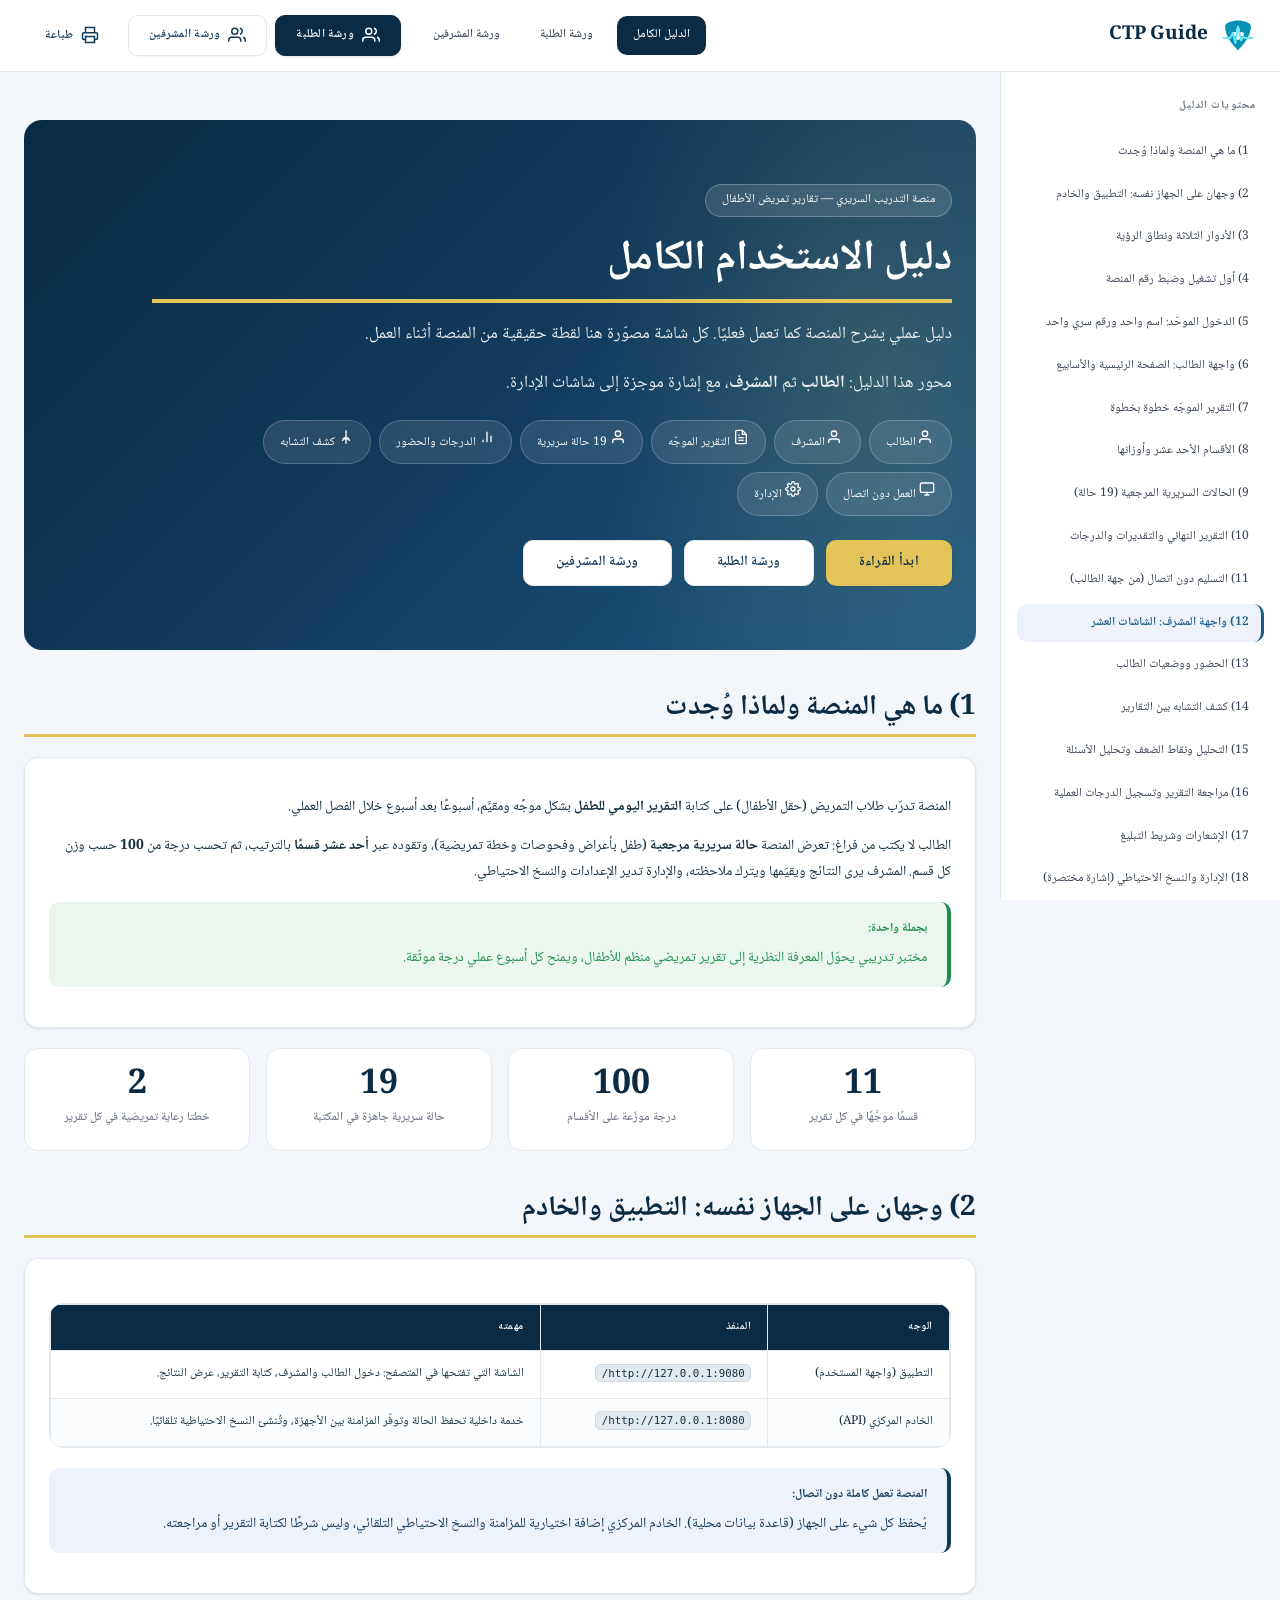
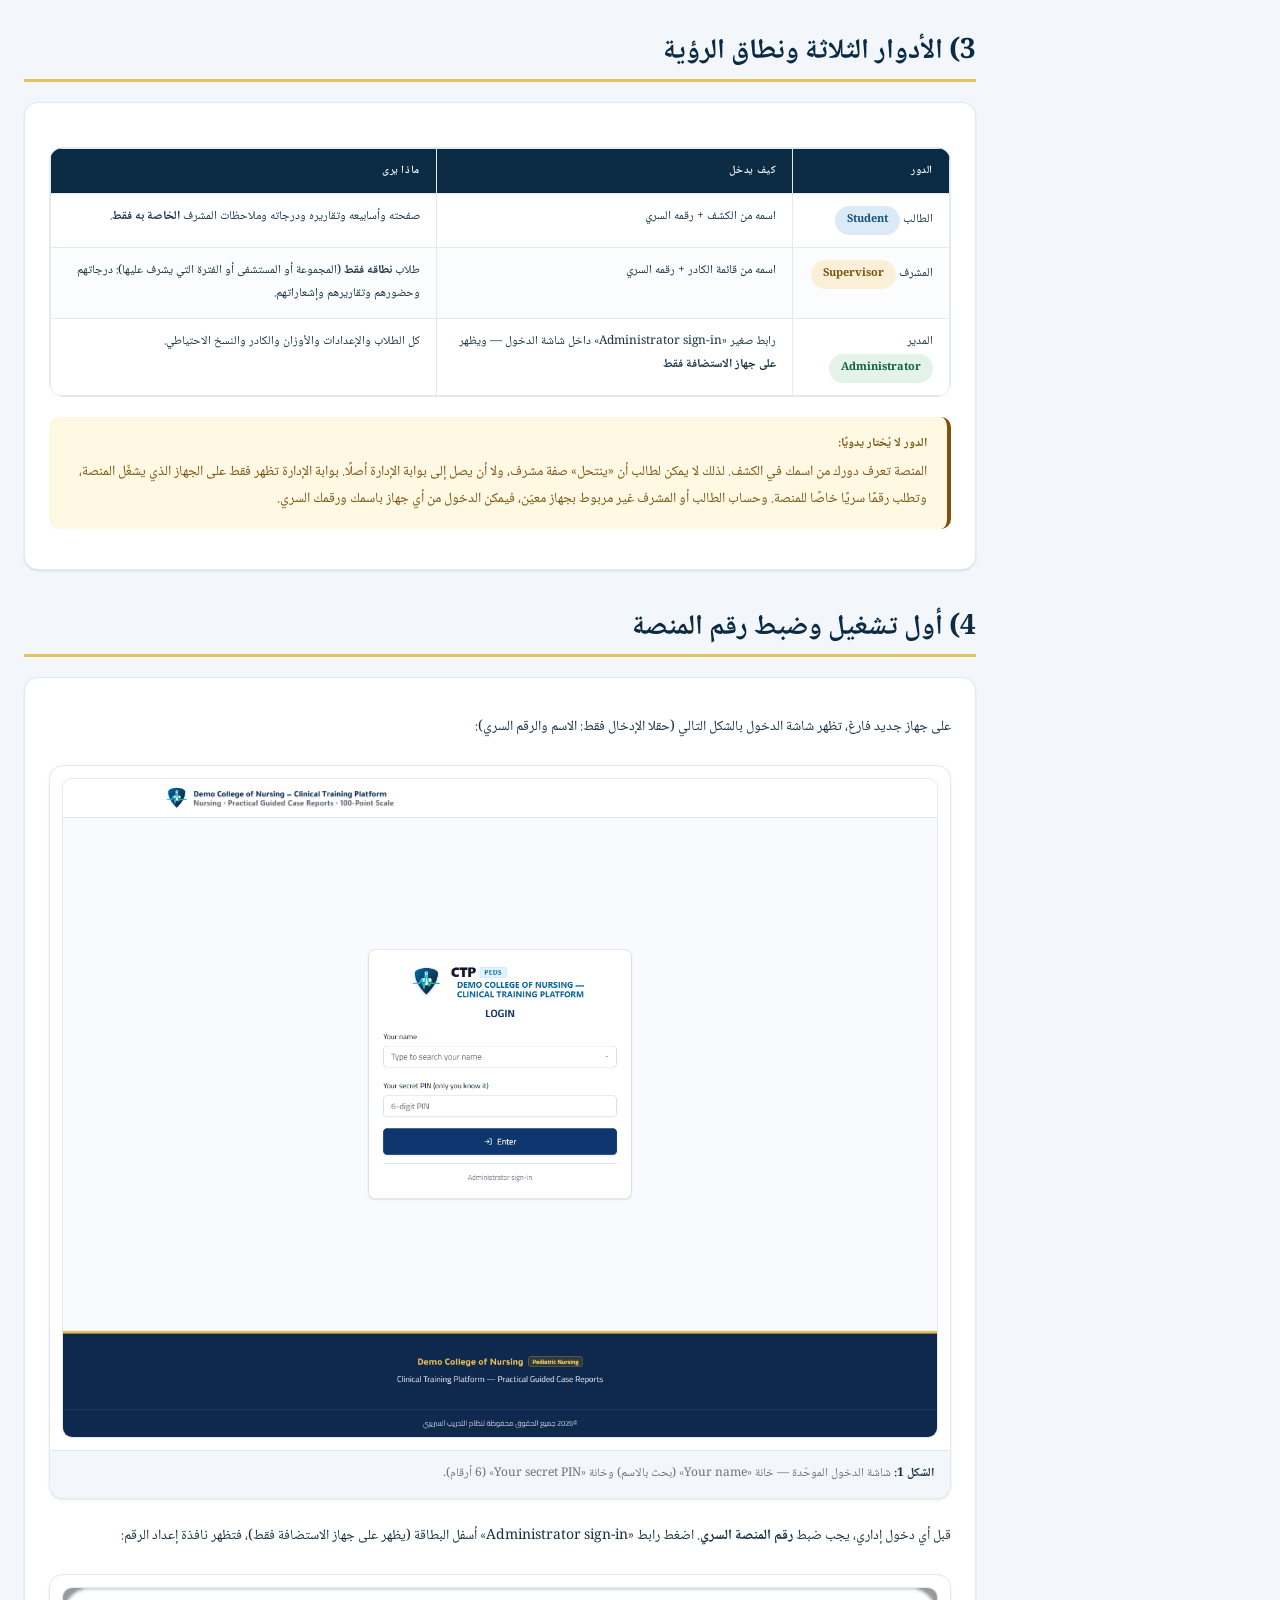
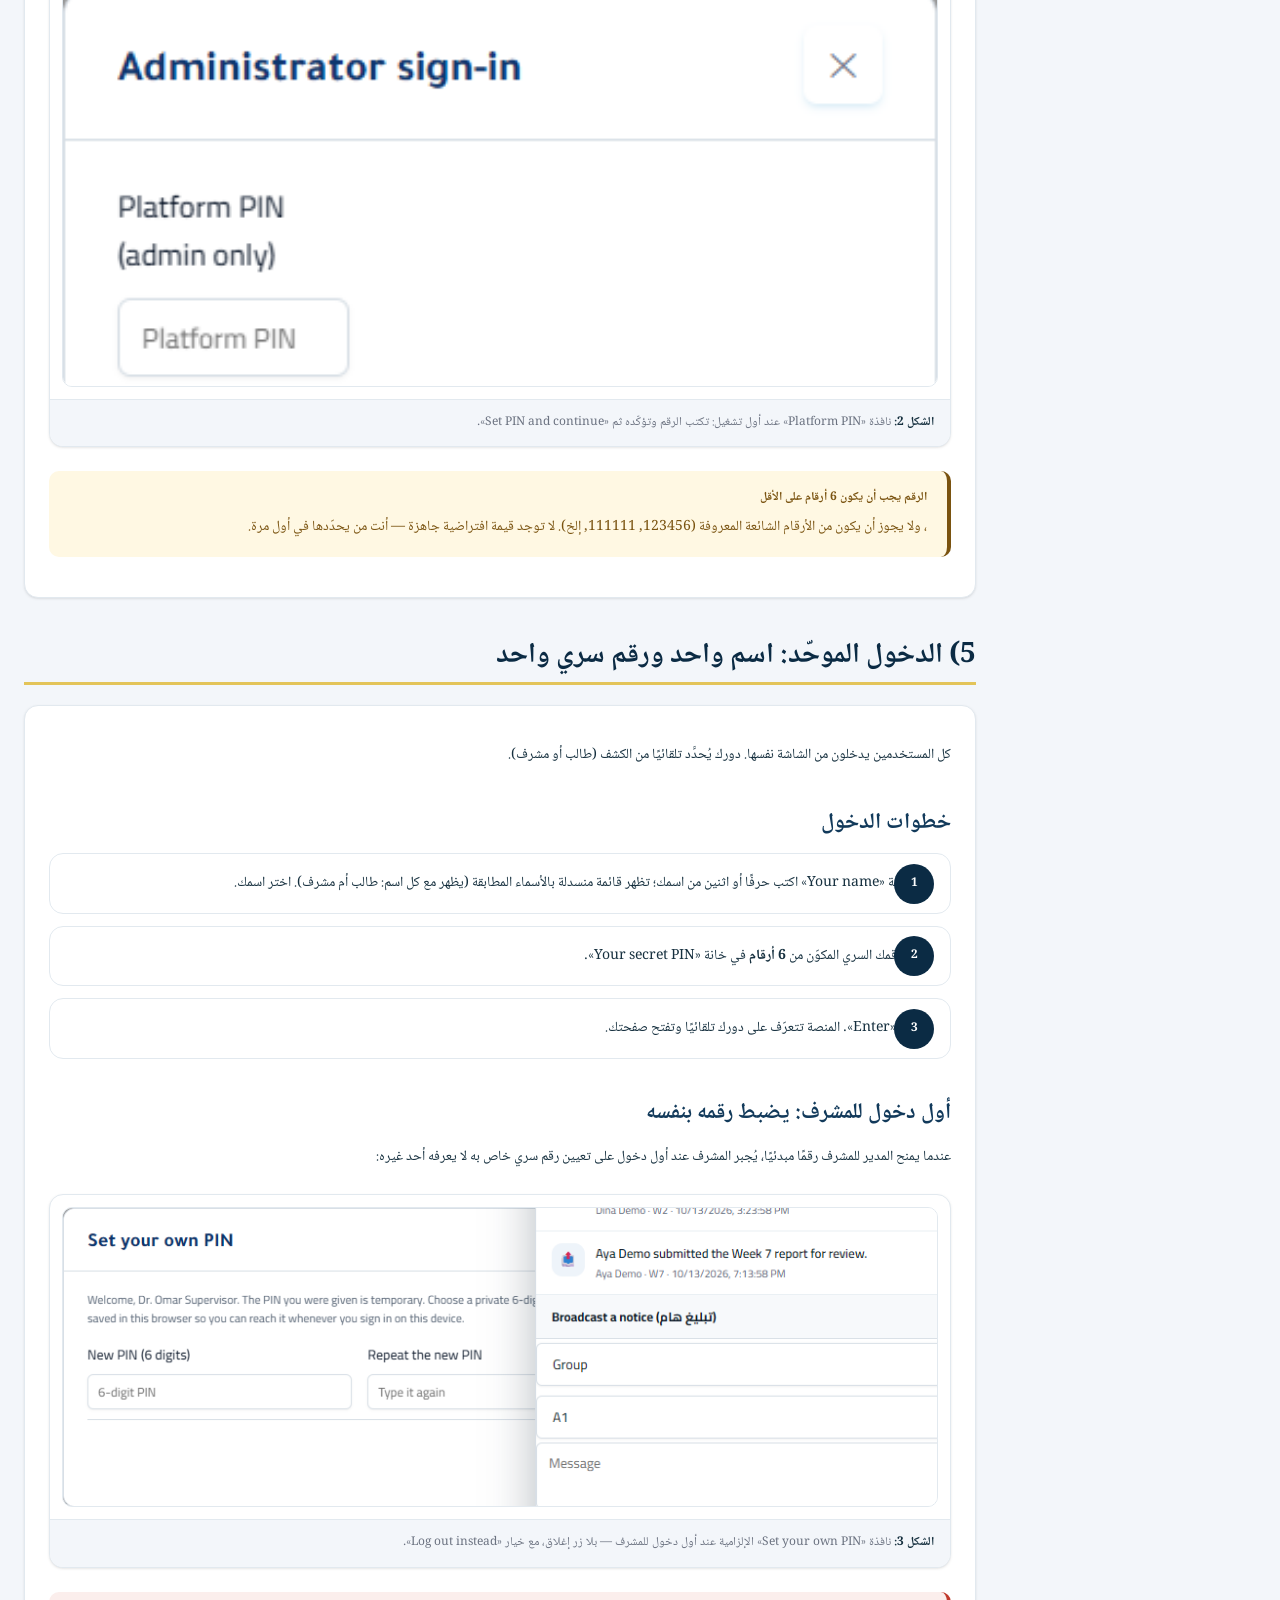
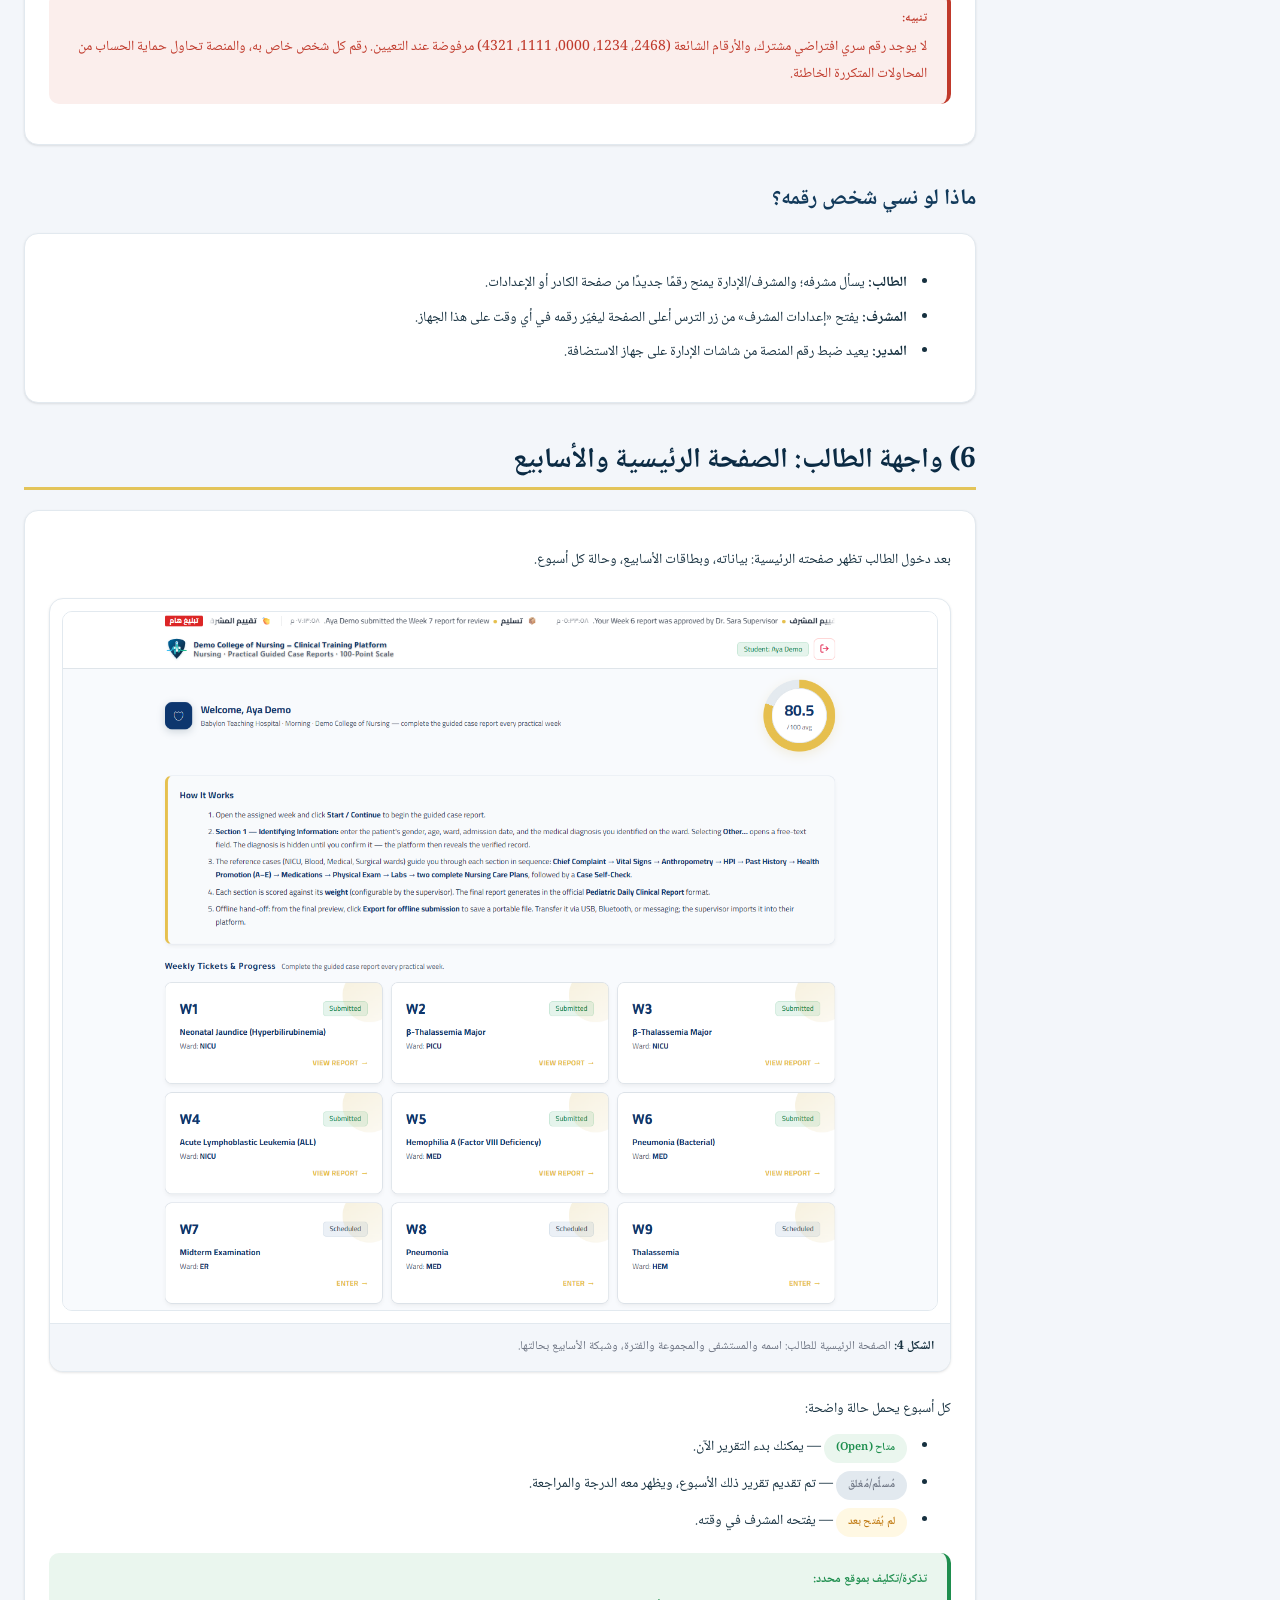
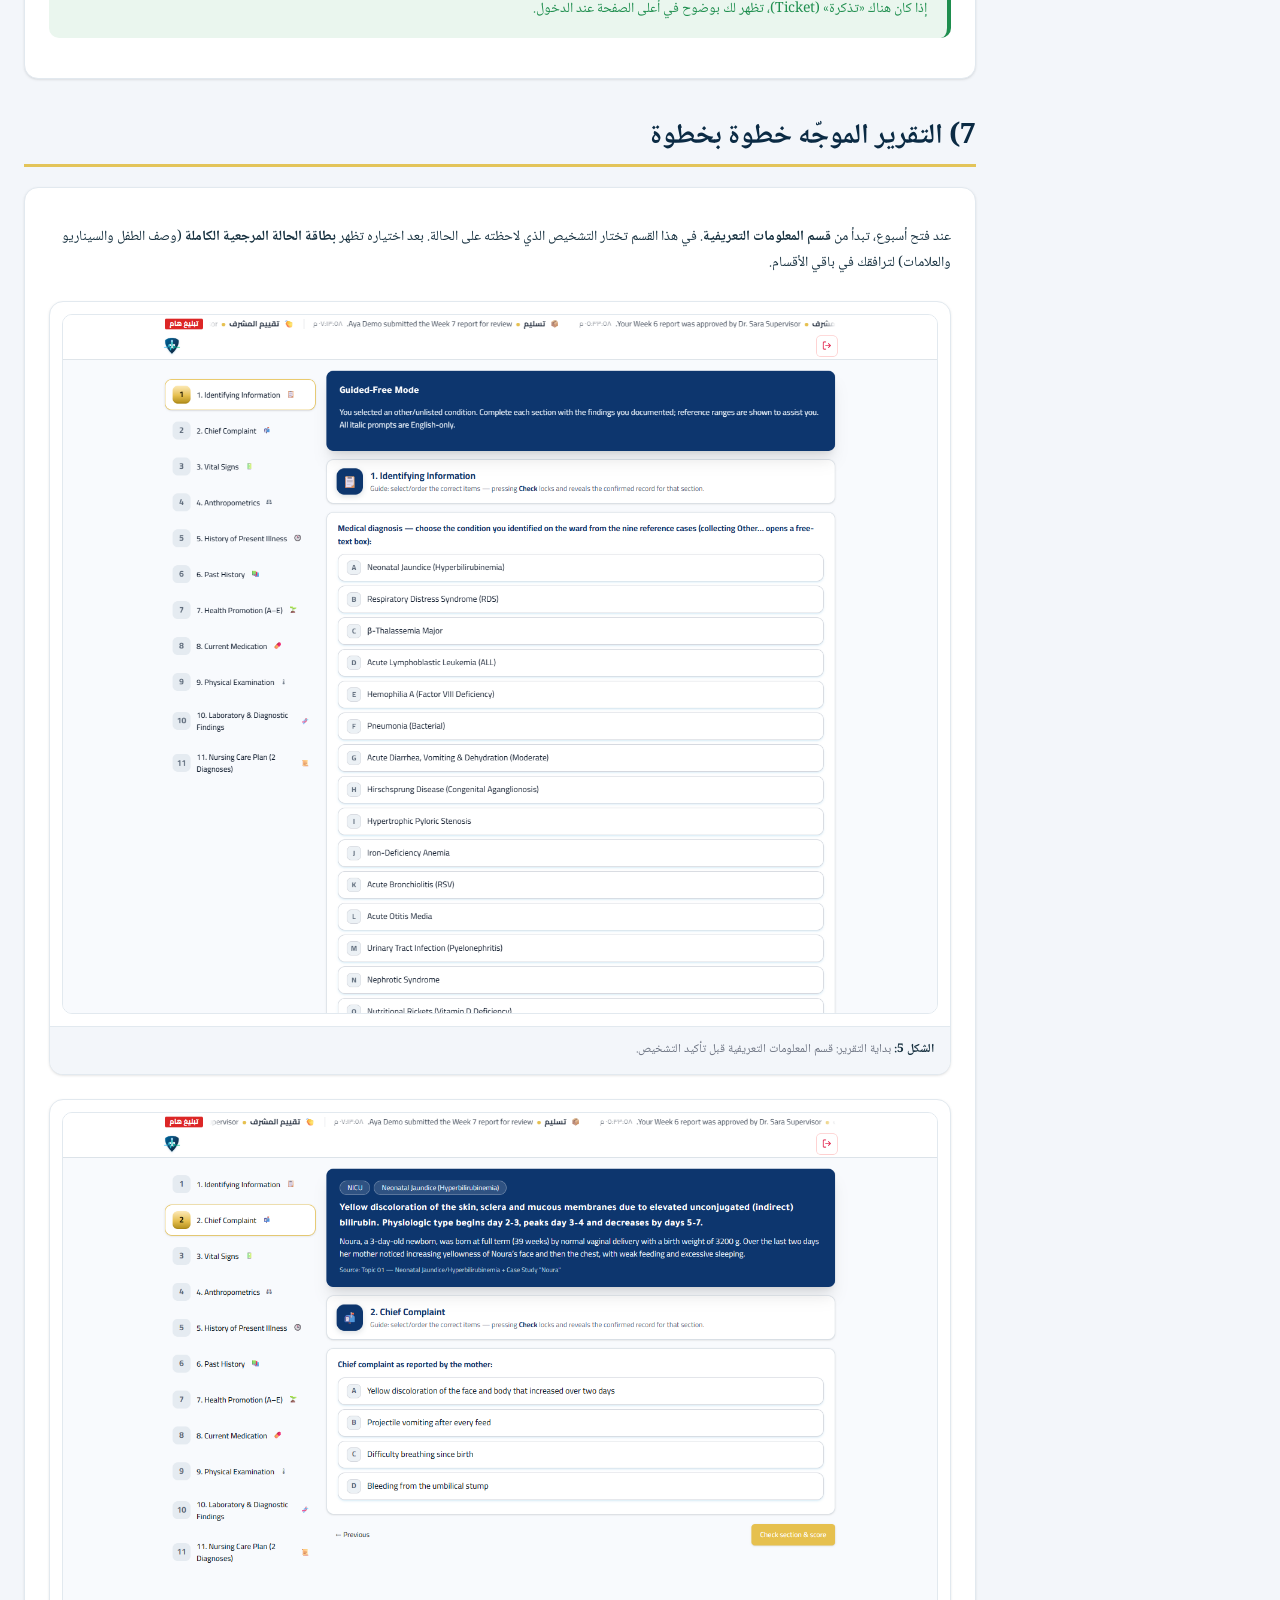
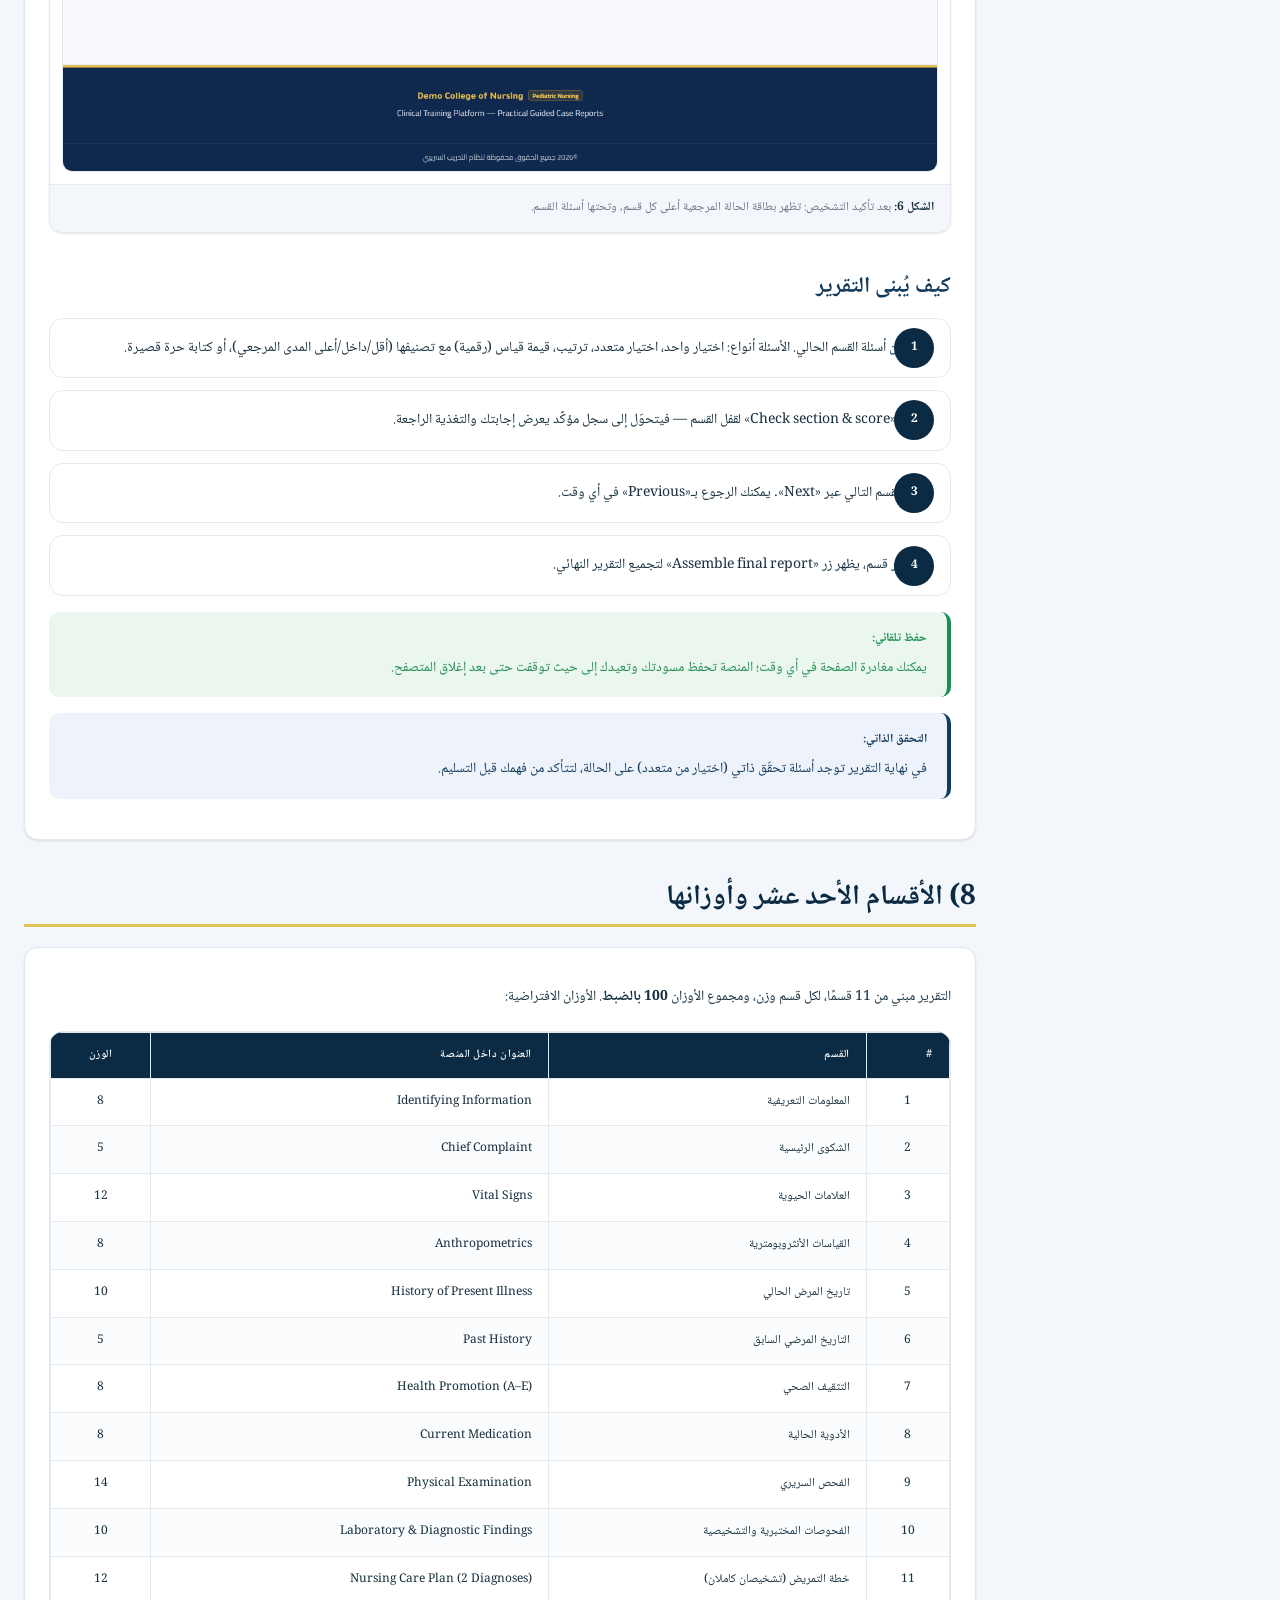
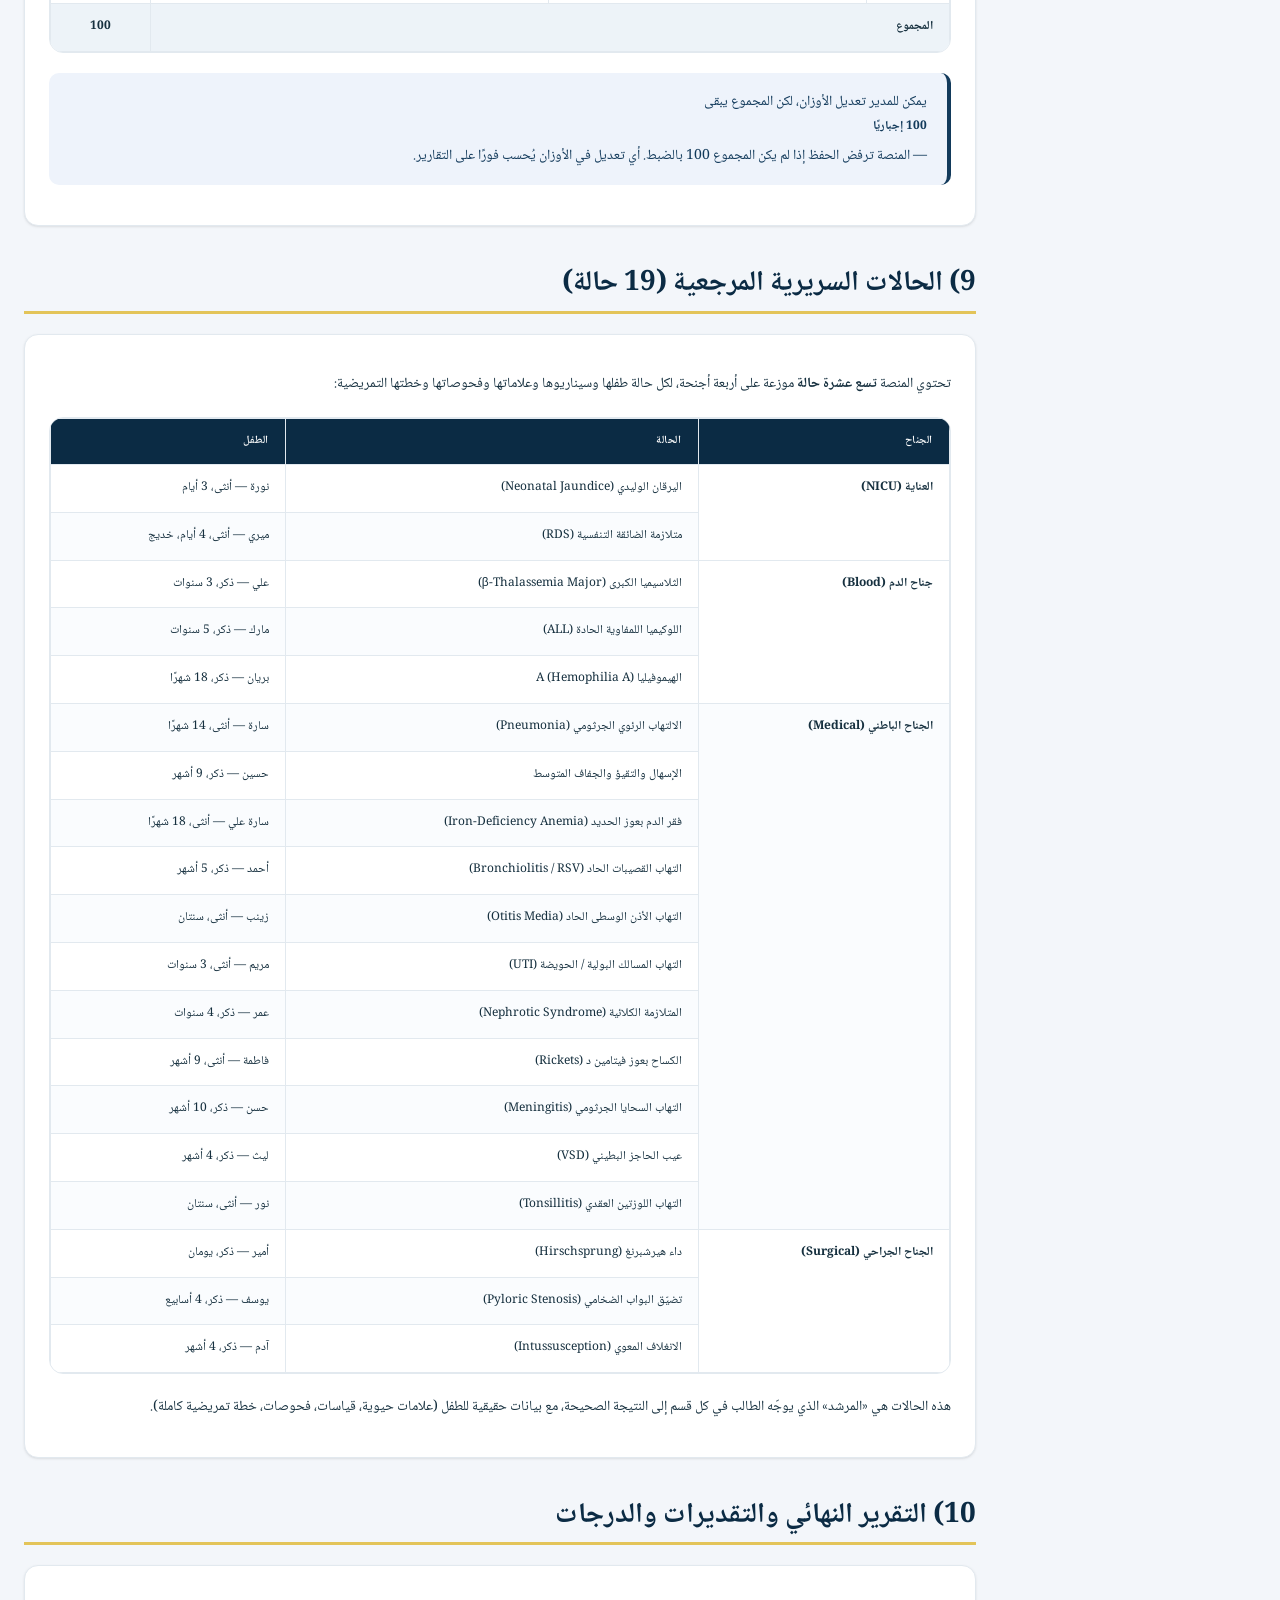
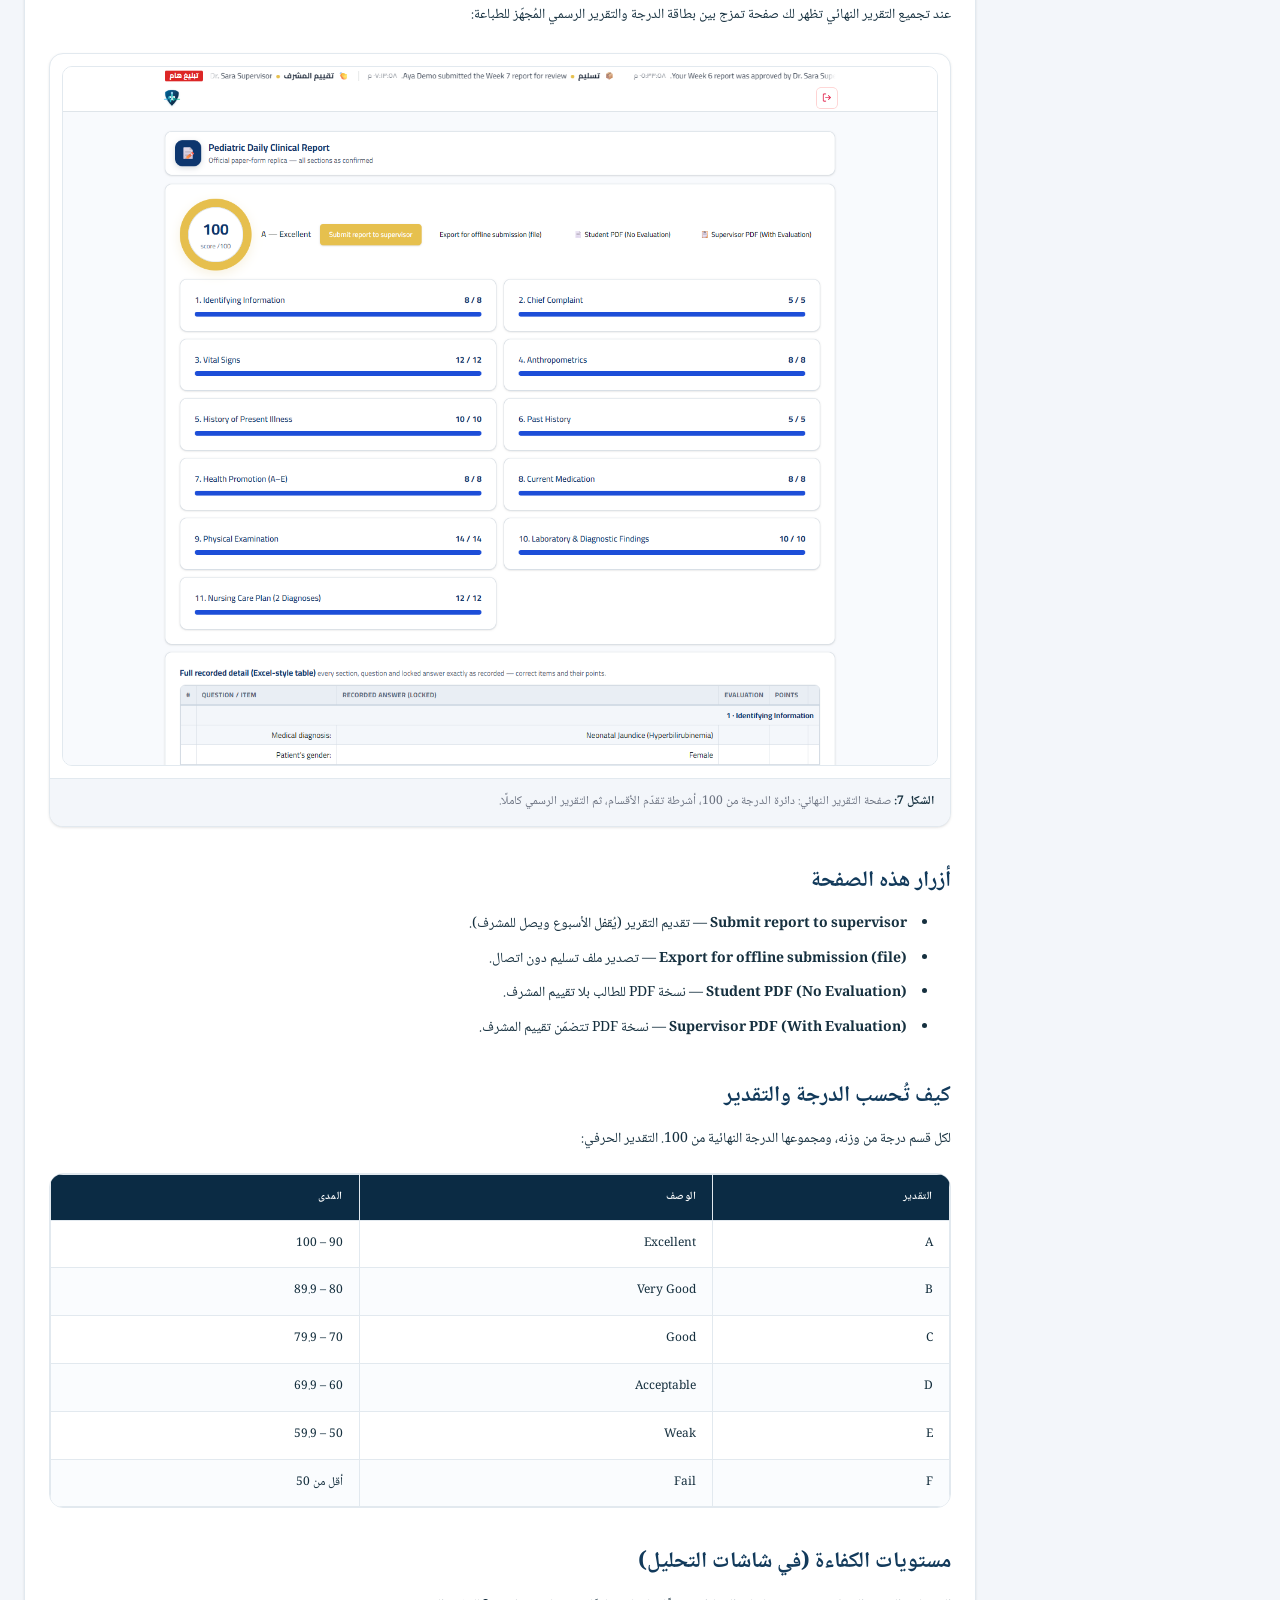
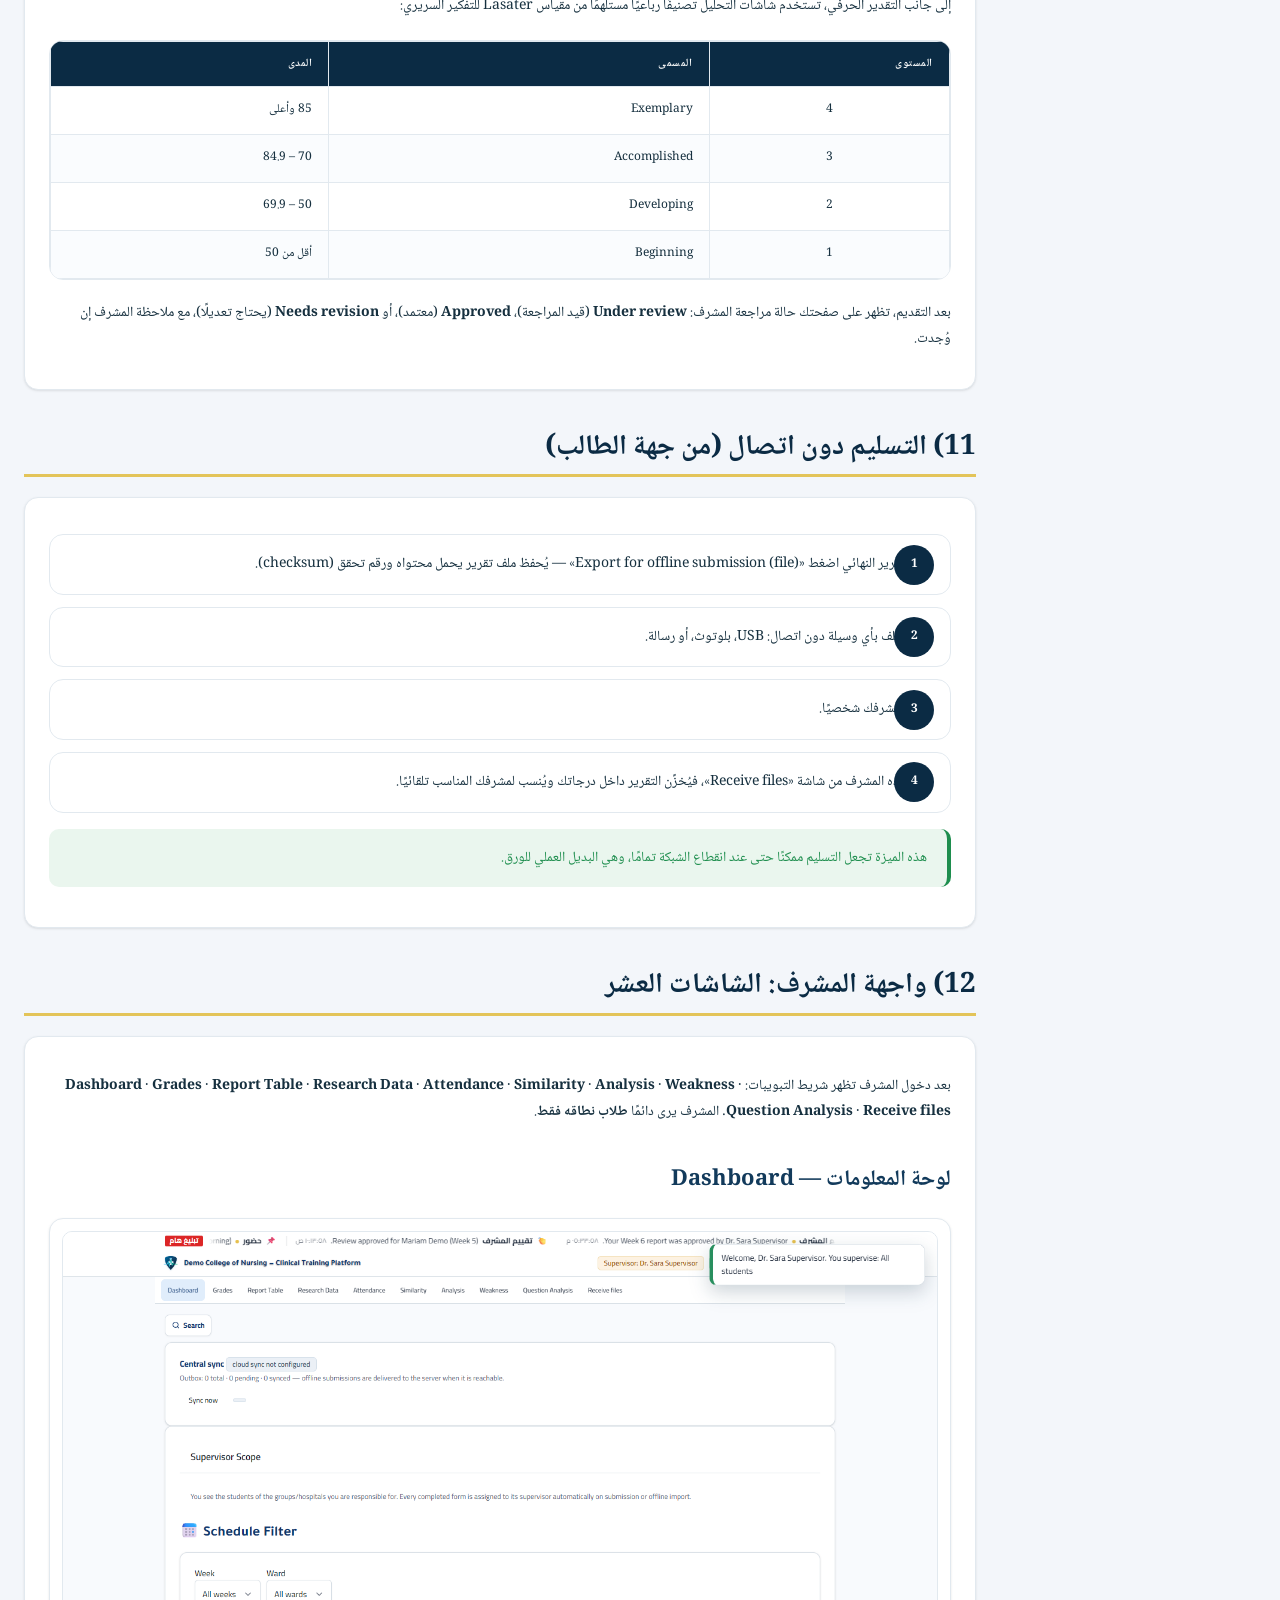
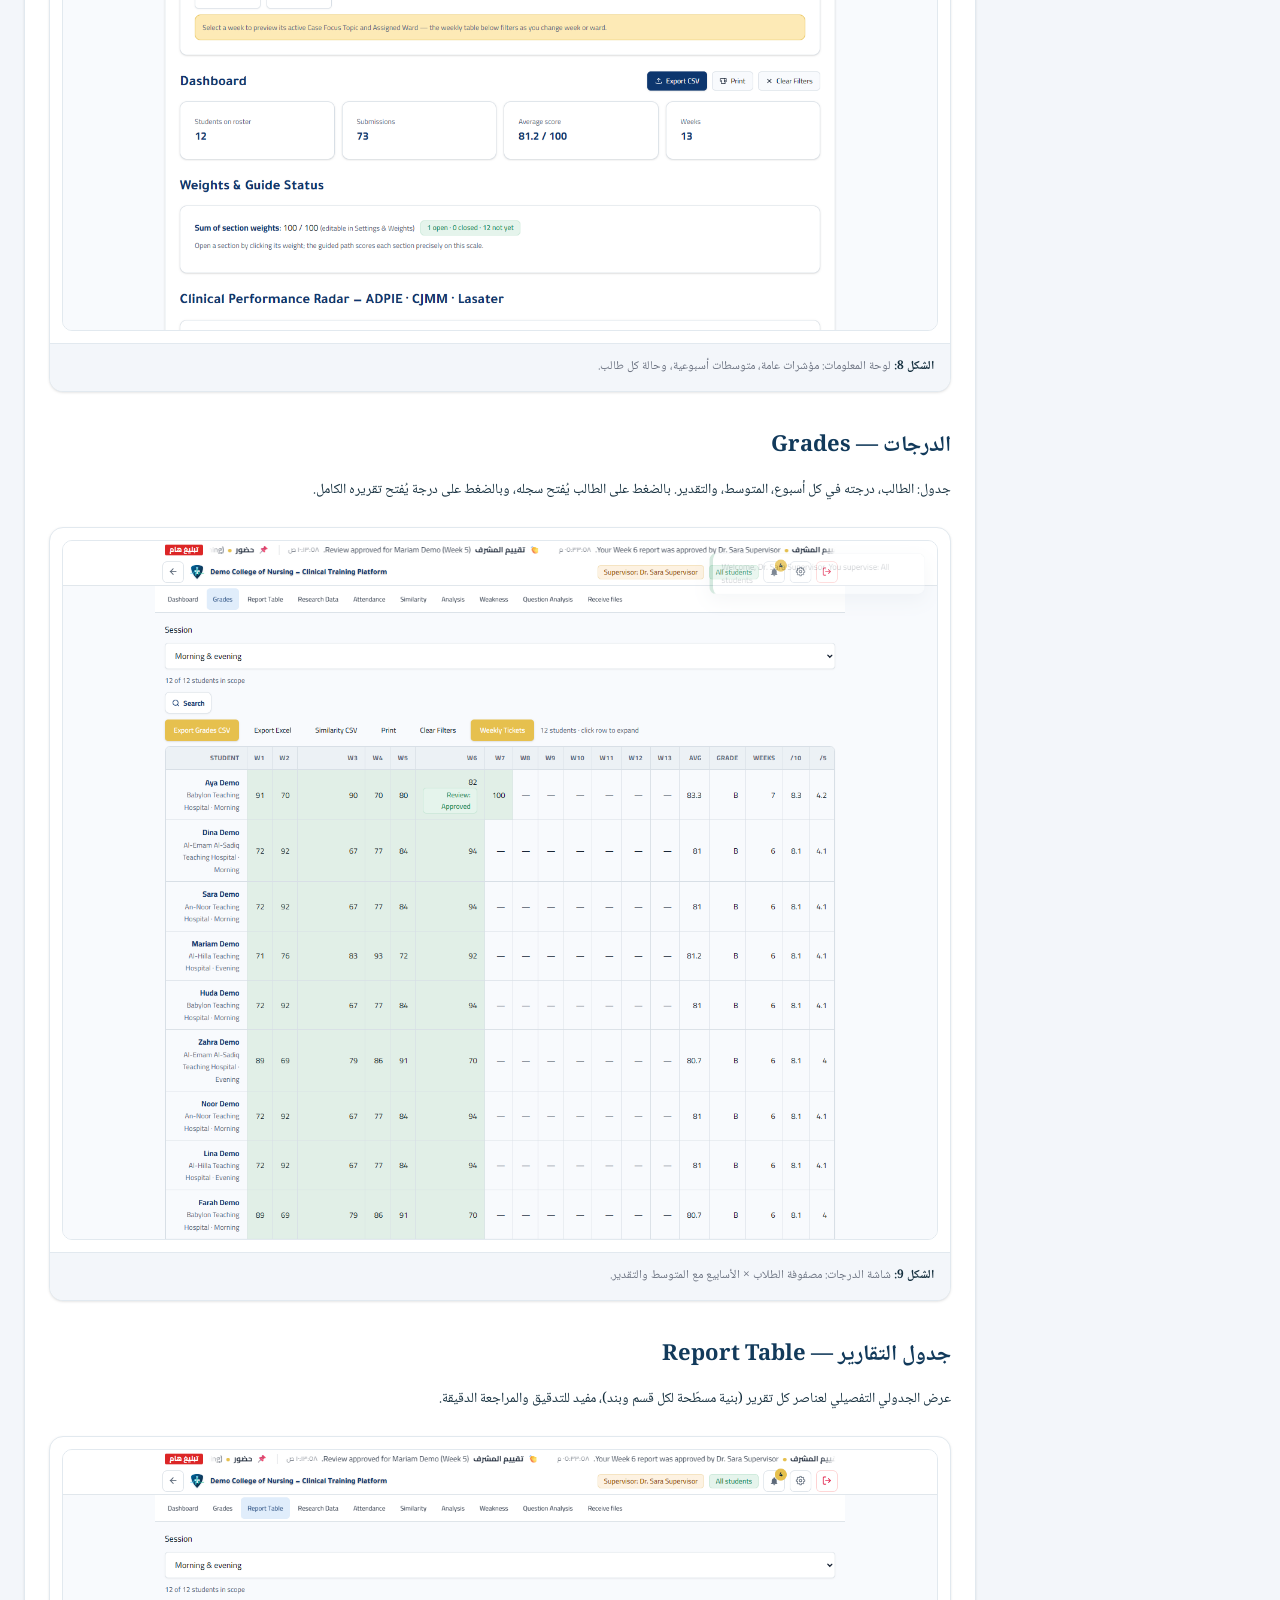
<file: index.html>
<!DOCTYPE html>
<html lang="ar" dir="rtl">
<head>
  <meta charset="utf-8">
  <meta name="viewport" content="width=device-width, initial-scale=1">
  <title>منصة التدريب السريري — دليل الاستخدام الكامل</title>
  <meta name="description" content="دليل عملي مصور يشرح منصة التدريب السريري لطلاب التمريض والمشرفين والإدارة">
  <link rel="preconnect" href="https://fonts.googleapis.com">
  <link rel="preconnect" href="https://fonts.gstatic.com" crossorigin>
  <link href="https://fonts.googleapis.com/css2?family=Noto+Naskh+Arabic:wght@400;500;600;700&family=Noto+Kufi+Arabic:wght@400;500;600;700&display=swap" rel="stylesheet">
  <link rel="stylesheet" href="styles.css">
</head>
<body>
  <div class="page-wrap">
    <!-- Sidebar / Table of Contents -->
    <aside class="sidebar" role="navigation" aria-label="جدول المحتويات">
      <div class="sidebar-title">محتويات الدليل</div>
      <nav class="toc-nav">
        <ul class="toc-list" id="tocList"></ul>
      </nav>
    </aside>

    <!-- Main Content -->
    <main class="main-content" role="main">
      <!-- Mobile Menu Toggle -->
      <button class="mobile-menu-btn" aria-label="فتح القائمة" aria-expanded="false" aria-controls="tocList">
        <svg width="24" height="24" viewBox="0 0 24 24" fill="none" stroke="currentColor" stroke-width="2">
          <line x1="3" y1="12" x2="21" y2="12"></line>
          <line x1="3" y1="6" x2="21" y2="6"></line>
          <line x1="3" y1="18" x2="21" y2="18"></line>
        </svg>
      </button>
      <div class="sidebar-overlay" aria-hidden="true"></div>

      <!-- Header -->
      <header class="site-header" role="banner">
        <div class="logo">
          <svg viewBox="0 0 56 56" fill="none" xmlns="http://www.w3.org/2000/svg">
            <path d="M28 4C37.3 4 48 7.8 48 12.5C48 33.5 28 49.1 28 50.6C28 49.1 8 33.5 8 12.5C8 7.8 18.6 4 28 4Z" fill="#0891B2"/>
            <rect x="25" y="16" width="6" height="18" rx="2" fill="white"/>
            <rect x="19" y="22" width="18" height="6" rx="2" fill="white"/>
            <path d="M6 31H16L20 23L24 39L28 13L33 35L36 29L39 31H50" stroke="#67E8F9" stroke-width="3" stroke-linecap="round" stroke-linejoin="round" fill="none"/>
          </svg>
          <span>CTP Guide</span>
        </div>
        <nav aria-label="التنقل الرئيسي">
          <a href="#s1" class="active">الدليل الكامل</a>
          <a href="student-workshop.html">ورشة الطلبة</a>
          <a href="supervisor-workshop.html">ورشة المشرفين</a>
        </nav>
        <div class="header-actions">
          <a href="student-workshop.html" class="btn btn-primary">
            <svg width="18" height="18" viewBox="0 0 24 24" fill="none" stroke="currentColor" stroke-width="2"><path d="M17 21v-2a4 4 0 0 0-4-4H5a4 4 0 0 0-4 4v2"></path><circle cx="9" cy="7" r="4"></circle><path d="M23 21v-2a4 4 0 0 0-3-3.87"></path><path d="M16 3.13a4 4 0 0 1 0 7.75"></path></svg>
            ورشة الطلبة
          </a>
          <a href="supervisor-workshop.html" class="btn btn-secondary">
            <svg width="18" height="18" viewBox="0 0 24 24" fill="none" stroke="currentColor" stroke-width="2"><path d="M17 21v-2a4 4 0 0 0-4-4H5a4 4 0 0 0-4 4v2"></path><circle cx="9" cy="7" r="4"></circle><path d="M23 21v-2a4 4 0 0 0-3-3.87"></path><path d="M16 3.13a4 4 0 0 1 0 7.75"></path></svg>
            ورشة المشرفين
          </a>
          <button class="btn btn-print btn-ghost" aria-label="طباعة أو حفظ ك PDF">
            <svg width="18" height="18" viewBox="0 0 24 24" fill="none" stroke="currentColor" stroke-width="2"><polyline points="6 9 6 2 18 2 18 9"></polyline><path d="M6 18H4a2 2 0 0 1-2-2v-5a2 2 0 0 1 2-2h16a2 2 0 0 1 2 2v5a2 2 0 0 1-2 2h-2"></path><rect x="6" y="14" width="12" height="8"></rect></svg>
            طباعة
          </button>
        </div>
      </header>

      <!-- Hero Section -->
      <section class="hero" aria-labelledby="hero-title">
        <div class="hero-content">
          <span class="hero-kicker">منصة التدريب السريري — تقارير تمريض الأطفال</span>
          <h1 id="hero-title">دليل الاستخدام الكامل</h1>
          <p>دليل عملي يشرح المنصة كما تعمل فعليًا. كل شاشة مصوّرة هنا لقطة حقيقية من المنصة أثناء العمل.</p>
          <p>محور هذا الدليل: <strong>الطالب</strong> ثم <strong>المشرف</strong>، مع إشارة موجزة إلى شاشات الإدارة.</p>
          <div class="hero-meta">
            <span><svg width="16" height="16" viewBox="0 0 24 24" fill="none" stroke="currentColor" stroke-width="2"><path d="M17 21v-2a4 4 0 0 0-4-4H5a4 4 0 0 0-4 4v2"></path><circle cx="9" cy="7" r="4"></circle></svg> الطالب</span>
            <span><svg width="16" height="16" viewBox="0 0 24 24" fill="none" stroke="currentColor" stroke-width="2"><path d="M17 21v-2a4 4 0 0 0-4-4H5a4 4 0 0 0-4 4v2"></path><circle cx="9" cy="7" r="4"></circle></svg> المشرف</span>
            <span><svg width="16" height="16" viewBox="0 0 24 24" fill="none" stroke="currentColor" stroke-width="2"><path d="M14 2H6a2 2 0 0 0-2 2v16a2 2 0 0 0 2 2h12a2 2 0 0 0 2-2V8z"></path><polyline points="14 2 14 8 20 8"></polyline><line x1="16" y1="13" x2="8" y2="13"></line><line x1="16" y1="17" x2="8" y2="17"></line><polyline points="10 9 9 9 8 9"></polyline></svg> التقرير الموجّه</span>
            <span><svg width="16" height="16" viewBox="0 0 24 24" fill="none" stroke="currentColor" stroke-width="2"><path d="M20 21v-2a4 4 0 0 0-4-4H8a4 4 0 0 0-4 4v2"></path><circle cx="12" cy="7" r="4"></circle></svg> 19 حالة سريرية</span>
            <span><svg width="16" height="16" viewBox="0 0 24 24" fill="none" stroke="currentColor" stroke-width="2"><line x1="18" y1="20" x2="18" y2="10"></line><line x1="12" y1="20" x2="12" y2="4"></line><line x1="6" y1="20" x2="6" y2="16"></line></svg> الدرجات والحضور</span>
            <span><svg width="16" height="16" viewBox="0 0 24 24" fill="none" stroke="currentColor" stroke-width="2"><path d="M17 18a5 5 0 0 0-10 0"></path><path d="M12 2v20"></path><path d="M9 15h6"></path></svg> كشف التشابه</span>
            <span><svg width="16" height="16" viewBox="0 0 24 24" fill="none" stroke="currentColor" stroke-width="2"><rect x="2" y="3" width="20" height="14" rx="2"></rect><path d="M8 21h8"></path><path d="M12 17v4"></path></svg> العمل دون اتصال</span>
            <span><svg width="16" height="16" viewBox="0 0 24 24" fill="none" stroke="currentColor" stroke-width="2"><circle cx="12" cy="12" r="3"></circle><path d="M19.4 15a1.65 1.65 0 0 0 .33 1.82l.06.06a2 2 0 0 1 0 2.83 2 2 0 0 1-2.83 0l-.06-.06a1.65 1.65 0 0 0-1.82-.33 1.65 1.65 0 0 0-1 1.51V21a2 2 0 0 1-2 2 2 2 0 0 1-2-2v-.09A1.65 1.65 0 0 0 9 19.4a1.65 1.65 0 0 0-1.82.33l-.06.06a2 2 0 0 1-2.83 0 2 2 0 0 1 0-2.83l.06-.06a1.65 1.65 0 0 0 .33-1.82 1.65 1.65 0 0 0-1.51-1H3a2 2 0 0 1-2-2 2 2 0 0 1 2-2h.09A1.65 1.65 0 0 0 4.6 9a1.65 1.65 0 0 0-.33-1.82l-.06-.06a2 2 0 0 1 0-2.83 2 2 0 0 1 2.83 0l.06.06a1.65 1.65 0 0 0 1.82.33H9a1.65 1.65 0 0 0 1-1.51V3a2 2 0 0 1 2-2 2 2 0 0 1 2 2v.09a1.65 1.65 0 0 0 1 1.51 1.65 1.65 0 0 0 1.82-.33l.06-.06a2 2 0 0 1 2.83 0 2 2 0 0 1 0 2.83l-.06.06a1.65 1.65 0 0 0-.33 1.82V9a1.65 1.65 0 0 0 1.51 1H21a2 2 0 0 1 2 2 2 2 0 0 1-2 2h-.09a1.65 1.65 0 0 0-1.51 1z"></path></svg> الإدارة</span>
          </div>
          <div class="hero-actions">
            <a href="#s1" class="btn btn-gold btn-lg">ابدأ القراءة</a>
            <a href="student-workshop.html" class="btn btn-secondary btn-lg">ورشة الطلبة</a>
            <a href="supervisor-workshop.html" class="btn btn-secondary btn-lg">ورشة المشرفين</a>
          </div>
        </div>
      </section>

      <!-- ========================================
           SECTION 1: ما هي المنصة ولماذا وُجدت
           ======================================== -->
      <section id="s1" aria-labelledby="s1-title">
        <h2 id="s1-title">1) ما هي المنصة ولماذا وُجدت</h2>
        <div class="card">
          <p>المنصة تدرّب طلاب التمريض (حقل الأطفال) على كتابة <strong>التقرير اليومي للطفل</strong> بشكل موجَّه ومقيَّم، أسبوعًا بعد أسبوع خلال الفصل العملي.</p>
          <p>الطالب لا يكتب من فراغ: تعرض المنصة <strong>حالة سريرية مرجعية</strong> (طفل بأعراض وفحوصات وخطة تمريضية)، وتقوده عبر <strong>أحد عشر قسمًا</strong> بالترتيب، ثم تحسب درجة من <strong>100</strong> حسب وزن كل قسم. المشرف يرى النتائج ويقيّمها ويترك ملاحظته، والإدارة تدير الإعدادات والنسخ الاحتياطي.</p>
          <div class="notice notice-success">
            <div class="notice-content">
              <strong>بجملة واحدة:</strong> مختبر تدريبي يحوّل المعرفة النظرية إلى تقرير تمريضي منظم للأطفال، ويمنح كل أسبوع عملي درجة موثّقة.
            </div>
          </div>
        </div>

        <div class="kpi-grid">
          <div class="kpi-card">
            <div class="kpi-value" data-target="11">0</div>
            <div class="kpi-label">قسمًا موجَّهًا في كل تقرير</div>
          </div>
          <div class="kpi-card">
            <div class="kpi-value" data-target="100">0</div>
            <div class="kpi-label">درجة موزّعة على الأقسام</div>
          </div>
          <div class="kpi-card">
            <div class="kpi-value" data-target="19">0</div>
            <div class="kpi-label">حالة سريرية جاهزة في المكتبة</div>
          </div>
          <div class="kpi-card">
            <div class="kpi-value" data-target="2">0</div>
            <div class="kpi-label">خطتا رعاية تمريضية في كل تقرير</div>
          </div>
        </div>
      </section>

      <!-- ========================================
           SECTION 2: وجهان على الجهاز نفسه
           ======================================== -->
      <section id="s2" aria-labelledby="s2-title">
        <h2 id="s2-title">2) وجهان على الجهاز نفسه: التطبيق والخادم</h2>
        <div class="card">
          <div class="table-wrap">
            <table>
              <thead>
                <tr><th>الوجه</th><th>المنفذ</th><th>مهمته</th></tr>
              </thead>
              <tbody>
                <tr><td>التطبيق (واجهة المستخدم)</td><td><code>http://127.0.0.1:9080/</code></td><td>الشاشة التي تفتحها في المتصفح: دخول الطالب والمشرف، كتابة التقرير، عرض النتائج.</td></tr>
                <tr><td>الخادم المركزي (API)</td><td><code>http://127.0.0.1:8080/</code></td><td>خدمة داخلية تحفظ الحالة وتوفّر المزامنة بين الأجهزة، وتُنشئ النسخ الاحتياطية تلقائيًا.</td></tr>
              </tbody>
            </table>
          </div>
          <div class="notice notice-info">
            <div class="notice-content">
              <strong>المنصة تعمل كاملة دون اتصال:</strong> يُحفظ كل شيء على الجهاز (قاعدة بيانات محلية). الخادم المركزي إضافة اختيارية للمزامنة والنسخ الاحتياطي التلقائي، وليس شرطًا لكتابة التقرير أو مراجعته.
            </div>
          </div>
        </div>
      </section>

      <!-- ========================================
           SECTION 3: الأدوار الثلاثة ونطاق الرؤية
           ======================================== -->
      <section id="s3" aria-labelledby="s3-title">
        <h2 id="s3-title">3) الأدوار الثلاثة ونطاق الرؤية</h2>
        <div class="card">
          <div class="table-wrap">
            <table>
              <thead>
                <tr><th>الدور</th><th>كيف يدخل</th><th>ماذا يرى</th></tr>
              </thead>
              <tbody>
                <tr>
                  <td>الطالب <span class="role-pill role-student">Student</span></td>
                  <td>اسمه من الكشف + رقمه السري</td>
                  <td>صفحته وأسابيعه وتقاريره ودرجاته وملاحظات المشرف <strong>الخاصة به فقط</strong>.</td>
                </tr>
                <tr>
                  <td>المشرف <span class="role-pill role-supervisor">Supervisor</span></td>
                  <td>اسمه من قائمة الكادر + رقمه السري</td>
                  <td>طلاب <strong>نطاقه فقط</strong> (المجموعة أو المستشفى أو الفترة التي يشرف عليها): درجاتهم وحضورهم وتقاريرهم وإشعاراتهم.</td>
                </tr>
                <tr>
                  <td>المدير <span class="role-pill role-admin">Administrator</span></td>
                  <td>رابط صغير «Administrator sign-in» داخل شاشة الدخول — ويظهر <strong>على جهاز الاستضافة فقط</strong></td>
                  <td>كل الطلاب والإعدادات والأوزان والكادر والنسخ الاحتياطي.</td>
                </tr>
              </tbody>
            </table>
          </div>
          <div class="notice notice-warning">
            <div class="notice-content">
              <strong>الدور لا يُختار يدويًا:</strong> المنصة تعرف دورك من اسمك في الكشف. لذلك لا يمكن لطالب أن «ينتحل» صفة مشرف، ولا أن يصل إلى بوابة الإدارة أصلًا. بوابة الإدارة تظهر فقط على الجهاز الذي يشغّل المنصة، وتطلب رقمًا سريًا خاصًا للمنصة. وحساب الطالب أو المشرف غير مربوط بجهاز معيّن، فيمكن الدخول من أي جهاز باسمك ورقمك السري.
            </div>
          </div>
        </div>
      </section>

      <!-- ========================================
           SECTION 4: أول تشغيل وضبط رقم المنصة
           ======================================== -->
      <section id="s4" aria-labelledby="s4-title">
        <h2 id="s4-title">4) أول تشغيل وضبط رقم المنصة</h2>
        <div class="card">
          <p>على جهاز جديد فارغ، تظهر شاشة الدخول بالشكل التالي (حقلا الإدخال فقط: الاسم والرقم السري):</p>
          <figure class="figure">
            <div class="screenshot-frame">
              <img src="assets/guide_01_login.png" alt="شاشة الدخول الموحّدة — خانة الاسم وخانة الرمز السري">
            </div>
            <figcaption class="figure-caption"><strong>الشكل 1:</strong> شاشة الدخول الموحّدة — خانة «Your name» (بحث بالاسم) وخانة «Your secret PIN» (6 أرقام).</figcaption>
          </figure>
          <p>قبل أي دخول إداري، يجب ضبط <strong>رقم المنصة السري</strong>. اضغط رابط «Administrator sign-in» أسفل البطاقة (يظهر على جهاز الاستضافة فقط)، فتظهر نافذة إعداد الرقم:</p>
          <figure class="figure">
            <div class="screenshot-frame" style="max-height: 400px;">
              <img src="assets/guide_02_admin_pin.png" alt="نافذة ضبط رقم المنصة">
            </div>
            <figcaption class="figure-caption"><strong>الشكل 2:</strong> نافذة «Platform PIN» عند أول تشغيل: تكتب الرقم وتؤكّده ثم «Set PIN and continue».</figcaption>
          </figure>
          <div class="notice notice-warning">
            <div class="notice-content">
              <strong>الرقم يجب أن يكون 6 أرقام على الأقل</strong>، ولا يجوز أن يكون من الأرقام الشائعة المعروفة (123456, 111111, إلخ). لا توجد قيمة افتراضية جاهزة — أنت من يحدّدها في أول مرة.
            </div>
          </div>
        </div>
      </section>

      <!-- ========================================
           SECTION 5: الدخول الموحّد
           ======================================== -->
      <section id="s5" aria-labelledby="s5-title">
        <h2 id="s5-title">5) الدخول الموحّد: اسم واحد ورقم سري واحد</h2>
        <div class="card">
          <p>كل المستخدمين يدخلون من الشاشة نفسها. دورك يُحدَّد تلقائيًا من الكشف (طالب أو مشرف).</p>
          <h3>خطوات الدخول</h3>
          <ol class="steps">
            <li>في خانة «Your name» اكتب حرفًا أو اثنين من اسمك؛ تظهر قائمة منسدلة بالأسماء المطابقة (يظهر مع كل اسم: طالب أم مشرف). اختر اسمك.</li>
            <li>اكتب رقمك السري المكوّن من <strong>6 أرقام</strong> في خانة «Your secret PIN».</li>
            <li>اضغط «Enter». المنصة تتعرّف على دورك تلقائيًا وتفتح صفحتك.</li>
          </ol>

          <h3>أول دخول للمشرف: يضبط رقمه بنفسه</h3>
          <p>عندما يمنح المدير للمشرف رقمًا مبدئيًا، يُجبر المشرف عند أول دخول على تعيين رقم سري خاص به لا يعرفه أحد غيره:</p>
          <figure class="figure">
            <div class="screenshot-frame" style="max-height: 400px;">
              <img src="assets/guide_17_forced_pin.png" alt="نافذة تعيين الرقم السري للمشرف">
            </div>
            <figcaption class="figure-caption"><strong>الشكل 3:</strong> نافذة «Set your own PIN» الإلزامية عند أول دخول للمشرف — بلا زر إغلاق، مع خيار «Log out instead».</figcaption>
          </figure>
          <div class="notice notice-error">
            <div class="notice-content">
              <strong>تنبيه:</strong> لا يوجد رقم سري افتراضي مشترك، والأرقام الشائعة (2468، 1234، 0000، 1111، 4321) مرفوضة عند التعيين. رقم كل شخص خاص به، والمنصة تحاول حماية الحساب من المحاولات المتكررة الخاطئة.
            </div>
          </div>
        </div>

        <h3>ماذا لو نسي شخص رقمه؟</h3>
        <div class="card">
          <ul>
            <li><strong>الطالب:</strong> يسأل مشرفه؛ والمشرف/الإدارة يمنح رقمًا جديدًا من صفحة الكادر أو الإعدادات.</li>
            <li><strong>المشرف:</strong> يفتح «إعدادات المشرف» من زر الترس أعلى الصفحة ليغيّر رقمه في أي وقت على هذا الجهاز.</li>
            <li><strong>المدير:</strong> يعيد ضبط رقم المنصة من شاشات الإدارة على جهاز الاستضافة.</li>
          </ul>
        </div>
      </section>

      <!-- ========================================
           SECTION 6: واجهة الطالب: الصفحة الرئيسية
           ======================================== -->
      <section id="s6" aria-labelledby="s6-title">
        <h2 id="s6-title">6) واجهة الطالب: الصفحة الرئيسية والأسابيع</h2>
        <div class="card">
          <p>بعد دخول الطالب تظهر صفحته الرئيسية: بياناته، وبطاقات الأسابيع، وحالة كل أسبوع.</p>
          <figure class="figure">
            <div class="screenshot-frame">
              <img src="assets/guide_03_student_home.png" alt="الصفحة الرئيسية للطالب">
            </div>
            <figcaption class="figure-caption"><strong>الشكل 4:</strong> الصفحة الرئيسية للطالب: اسمه والمستشفى والمجموعة والفترة، وشبكة الأسابيع بحالتها.</figcaption>
          </figure>
          <p>كل أسبوع يحمل حالة واضحة:</p>
          <ul>
            <li><span class="badge badge-success">متاح (Open)</span> — يمكنك بدء التقرير الآن.</li>
            <li><span class="badge badge-muted">مُسلَّم/مُغلق</span> — تم تقديم تقرير ذلك الأسبوع، ويظهر معه الدرجة والمراجعة.</li>
            <li><span class="badge badge-warning">لم يُفتح بعد</span> — يفتحه المشرف في وقته.</li>
          </ul>
          <div class="notice notice-success">
            <div class="notice-content">
              <strong>تذكرة/تكليف بموقع محدد:</strong> إذا كان هناك «تذكرة» (Ticket)، تظهر لك بوضوح في أعلى الصفحة عند الدخول.
            </div>
          </div>
        </div>
      </section>

      <!-- ========================================
           SECTION 7: التقرير الموجّه خطوة بخطوة
           ======================================== -->
      <section id="s7" aria-labelledby="s7-title">
        <h2 id="s7-title">7) التقرير الموجّه خطوة بخطوة</h2>
        <div class="card">
          <p>عند فتح أسبوع، تبدأ من <strong>قسم المعلومات التعريفية</strong>. في هذا القسم تختار التشخيص الذي لاحظته على الحالة. بعد اختياره تظهر <strong>بطاقة الحالة المرجعية الكاملة</strong> (وصف الطفل والسيناريو والعلامات) لترافقك في باقي الأقسام.</p>
          <figure class="figure">
            <div class="screenshot-frame">
              <img src="assets/guide_04_wizard_start.png" alt="بداية التقرير الموجّه: قسم المعلومات التعريفية قبل تأكيد التشخيص">
            </div>
            <figcaption class="figure-caption"><strong>الشكل 5:</strong> بداية التقرير: قسم المعلومات التعريفية قبل تأكيد التشخيص.</figcaption>
          </figure>
          <figure class="figure">
            <div class="screenshot-frame">
              <img src="assets/guide_04b_wizard_casecard.png" alt="بعد تأكيد التشخيص: تظهر بطاقة الحالة المرجعية أعلى كل قسم">
            </div>
            <figcaption class="figure-caption"><strong>الشكل 6:</strong> بعد تأكيد التشخيص: تظهر بطاقة الحالة المرجعية أعلى كل قسم، وتحتها أسئلة القسم.</figcaption>
          </figure>

          <h3>كيف يُبنى التقرير</h3>
          <ol class="steps">
            <li>أجب عن أسئلة القسم الحالي. الأسئلة أنواع: اختيار واحد، اختيار متعدد، ترتيب، قيمة قياس (رقمية) مع تصنيفها (أقل/داخل/أعلى المدى المرجعي)، أو كتابة حرة قصيرة.</li>
            <li>اضغط «Check section & score» لقفل القسم — فيتحوّل إلى سجل مؤكَّد يعرض إجابتك والتغذية الراجعة.</li>
            <li>انتقل للقسم التالي عبر «Next». يمكنك الرجوع بـ«Previous» في أي وقت.</li>
            <li>عند آخر قسم، يظهر زر «Assemble final report» لتجميع التقرير النهائي.</li>
          </ol>

          <div class="notice notice-success">
            <div class="notice-content">
              <strong>حفظ تلقائي:</strong> يمكنك مغادرة الصفحة في أي وقت؛ المنصة تحفظ مسودتك وتعيدك إلى حيث توقفت حتى بعد إغلاق المتصفح.
            </div>
          </div>
          <div class="notice notice-info">
            <div class="notice-content">
              <strong>التحقق الذاتي:</strong> في نهاية التقرير توجد أسئلة تحقّق ذاتي (اختيار من متعدد) على الحالة، لتتأكد من فهمك قبل التسليم.
            </div>
          </div>
        </div>
      </section>

      <!-- ========================================
           SECTION 8: الأقسام الأحد عشر وأوزانها
           ======================================== -->
      <section id="s8" aria-labelledby="s8-title">
        <h2 id="s8-title">8) الأقسام الأحد عشر وأوزانها</h2>
        <div class="card">
          <p>التقرير مبني من 11 قسمًا، لكل قسم وزن، ومجموع الأوزان <strong>100 بالضبط</strong>. الأوزان الافتراضية:</p>
          <div class="table-wrap">
            <table>
              <thead><tr><th>#</th><th>القسم</th><th>العنوان داخل المنصة</th><th class="num">الوزن</th></tr></thead>
              <tbody>
                <tr><td class="num">1</td><td>المعلومات التعريفية</td><td>Identifying Information</td><td class="num">8</td></tr>
                <tr><td class="num">2</td><td>الشكوى الرئيسية</td><td>Chief Complaint</td><td class="num">5</td></tr>
                <tr><td class="num">3</td><td>العلامات الحيوية</td><td>Vital Signs</td><td class="num">12</td></tr>
                <tr><td class="num">4</td><td>القياسات الأنثروبومترية</td><td>Anthropometrics</td><td class="num">8</td></tr>
                <tr><td class="num">5</td><td>تاريخ المرض الحالي</td><td>History of Present Illness</td><td class="num">10</td></tr>
                <tr><td class="num">6</td><td>التاريخ المرضي السابق</td><td>Past History</td><td class="num">5</td></tr>
                <tr><td class="num">7</td><td>التثقيف الصحي</td><td>Health Promotion (A–E)</td><td class="num">8</td></tr>
                <tr><td class="num">8</td><td>الأدوية الحالية</td><td>Current Medication</td><td class="num">8</td></tr>
                <tr><td class="num">9</td><td>الفحص السريري</td><td>Physical Examination</td><td class="num">14</td></tr>
                <tr><td class="num">10</td><td>الفحوصات المختبرية والتشخيصية</td><td>Laboratory & Diagnostic Findings</td><td class="num">10</td></tr>
                <tr><td class="num">11</td><td>خطة التمريض (تشخيصان كاملان)</td><td>Nursing Care Plan (2 Diagnoses)</td><td class="num">12</td></tr>
                <tr style="font-weight:700; background:#EDF3F8;"><td colspan="3"><strong>المجموع</strong></td><td class="num"><strong>100</strong></td></tr>
              </tbody>
            </table>
          </div>
          <div class="notice notice-info">
            <div class="notice-content">
              يمكن للمدير تعديل الأوزان، لكن المجموع يبقى <strong>100 إجباريًا</strong> — المنصة ترفض الحفظ إذا لم يكن المجموع 100 بالضبط. أي تعديل في الأوزان يُحسب فورًا على التقارير.
            </div>
          </div>
        </div>
      </section>

      <!-- ========================================
           SECTION 9: الحالات السريرية المرجعية (19 حالة)
           ======================================== -->
      <section id="s9" aria-labelledby="s9-title">
        <h2 id="s9-title">9) الحالات السريرية المرجعية (19 حالة)</h2>
        <div class="card">
          <p>تحتوي المنصة <strong>تسع عشرة حالة</strong> موزعة على أربعة أجنحة، لكل حالة طفلها وسيناريوها وعلاماتها وفحوصاتها وخطتها التمريضية:</p>
          <div class="table-wrap">
            <table>
              <thead><tr><th>الجناح</th><th>الحالة</th><th>الطفل</th></tr></thead>
              <tbody>
                <tr><td rowspan="2"><strong>العناية (NICU)</strong></td><td>اليرقان الوليدي (Neonatal Jaundice)</td><td>نورة — أنثى، 3 أيام</td></tr>
                <tr><td>متلازمة الضائقة التنفسية (RDS)</td><td>ميري — أنثى، 4 أيام، خديج</td></tr>
                <tr><td rowspan="3"><strong>جناح الدم (Blood)</strong></td><td>الثلاسيميا الكبرى (β-Thalassemia Major)</td><td>علي — ذكر، 3 سنوات</td></tr>
                <tr><td>اللوكيميا اللمفاوية الحادة (ALL)</td><td>مارك — ذكر، 5 سنوات</td></tr>
                <tr><td>الهيموفيليا A (Hemophilia A)</td><td>بريان — ذكر، 18 شهرًا</td></tr>
                <tr><td rowspan="11"><strong>الجناح الباطني (Medical)</strong></td><td>الالتهاب الرئوي الجرثومي (Pneumonia)</td><td>سارة — أنثى، 14 شهرًا</td></tr>
                <tr><td>الإسهال والتقيؤ والجفاف المتوسط</td><td>حسين — ذكر، 9 أشهر</td></tr>
                <tr><td>فقر الدم بعوز الحديد (Iron-Deficiency Anemia)</td><td>سارة علي — أنثى، 18 شهرًا</td></tr>
                <tr><td>التهاب القصيبات الحاد (Bronchiolitis / RSV)</td><td>أحمد — ذكر، 5 أشهر</td></tr>
                <tr><td>التهاب الأذن الوسطى الحاد (Otitis Media)</td><td>زينب — أنثى، سنتان</td></tr>
                <tr><td>التهاب المسالك البولية / الحويضة (UTI)</td><td>مريم — أنثى، 3 سنوات</td></tr>
                <tr><td>المتلازمة الكلائية (Nephrotic Syndrome)</td><td>عمر — ذكر، 4 سنوات</td></tr>
                <tr><td>الكساح بعوز فيتامين د (Rickets)</td><td>فاطمة — أنثى، 9 أشهر</td></tr>
                <tr><td>التهاب السحايا الجرثومي (Meningitis)</td><td>حسن — ذكر، 10 أشهر</td></tr>
                <tr><td>عيب الحاجز البطيني (VSD)</td><td>ليث — ذكر، 4 أشهر</td></tr>
                <tr><td>التهاب اللوزتين العقدي (Tonsillitis)</td><td>نور — أنثى، سنتان</td></tr>
                <tr><td rowspan="3"><strong>الجناح الجراحي (Surgical)</strong></td><td>داء هيرشبرنغ (Hirschsprung)</td><td>أمير — ذكر، يومان</td></tr>
                <tr><td>تضيّق البواب الضخامي (Pyloric Stenosis)</td><td>يوسف — ذكر، 4 أسابيع</td></tr>
                <tr><td>الانغلاف المعوي (Intussusception)</td><td>آدم — ذكر، 4 أشهر</td></tr>
              </tbody>
            </table>
          </div>
          <p>هذه الحالات هي «المرشد» الذي يوجّه الطالب في كل قسم إلى النتيجة الصحيحة، مع بيانات حقيقية للطفل (علامات حيوية، قياسات، فحوصات، خطة تمريضية كاملة).</p>
        </div>
      </section>

      <!-- ========================================
           SECTION 10: التقرير النهائي والتقديرات
           ======================================== -->
      <section id="s10" aria-labelledby="s10-title">
        <h2 id="s10-title">10) التقرير النهائي والتقديرات والدرجات</h2>
        <div class="card">
          <p>عند تجميع التقرير النهائي تظهر لك صفحة تمزج بين بطاقة الدرجة والتقرير الرسمي المُجهّز للطباعة:</p>
          <figure class="figure">
            <div class="screenshot-frame">
              <img src="assets/guide_05_student_report.png" alt="صفحة التقرير النهائي للطالب">
            </div>
            <figcaption class="figure-caption"><strong>الشكل 7:</strong> صفحة التقرير النهائي: دائرة الدرجة من 100، أشرطة تقدّم الأقسام، ثم التقرير الرسمي كاملًا.</figcaption>
          </figure>

          <h3>أزرار هذه الصفحة</h3>
          <ul>
            <li><strong>Submit report to supervisor</strong> — تقديم التقرير (يُقفل الأسبوع ويصل للمشرف).</li>
            <li><strong>Export for offline submission (file)</strong> — تصدير ملف تسليم دون اتصال.</li>
            <li><strong>Student PDF (No Evaluation)</strong> — نسخة PDF للطالب بلا تقييم المشرف.</li>
            <li><strong>Supervisor PDF (With Evaluation)</strong> — نسخة PDF تتضمّن تقييم المشرف.</li>
          </ul>

          <h3>كيف تُحسب الدرجة والتقدير</h3>
          <p>لكل قسم درجة من وزنه، ومجموعها الدرجة النهائية من 100. التقدير الحرفي:</p>
          <div class="table-wrap">
            <table>
              <thead><tr><th>التقدير</th><th>الوصف</th><th>المدى</th></tr></thead>
              <tbody>
                <tr><td>A</td><td>Excellent</td><td>90 – 100</td></tr>
                <tr><td>B</td><td>Very Good</td><td>80 – 89.9</td></tr>
                <tr><td>C</td><td>Good</td><td>70 – 79.9</td></tr>
                <tr><td>D</td><td>Acceptable</td><td>60 – 69.9</td></tr>
                <tr><td>E</td><td>Weak</td><td>50 – 59.9</td></tr>
                <tr><td>F</td><td>Fail</td><td>أقل من 50</td></tr>
              </tbody>
            </table>
          </div>

          <h3>مستويات الكفاءة (في شاشات التحليل)</h3>
          <p>إلى جانب التقدير الحرفي، تستخدم شاشات التحليل تصنيفًا رباعيًا مستلهمًا من مقياس Lasater للتفكير السريري:</p>
          <div class="table-wrap">
            <table>
              <thead><tr><th>المستوى</th><th>المسمى</th><th>المدى</th></tr></thead>
              <tbody>
                <tr><td class="num">4</td><td>Exemplary</td><td>85 وأعلى</td></tr>
                <tr><td class="num">3</td><td>Accomplished</td><td>70 – 84.9</td></tr>
                <tr><td class="num">2</td><td>Developing</td><td>50 – 69.9</td></tr>
                <tr><td class="num">1</td><td>Beginning</td><td>أقل من 50</td></tr>
              </tbody>
            </table>
          </div>
          <p>بعد التقديم، تظهر على صفحتك حالة مراجعة المشرف: <strong>Under review</strong> (قيد المراجعة)، <strong>Approved</strong> (معتمد)، أو <strong>Needs revision</strong> (يحتاج تعديلًا)، مع ملاحظة المشرف إن وُجدت.</p>
        </div>
      </section>

      <!-- ========================================
           SECTION 11: التسليم دون اتصال
           ======================================== -->
      <section id="s11" aria-labelledby="s11-title">
        <h2 id="s11-title">11) التسليم دون اتصال (من جهة الطالب)</h2>
        <div class="card">
          <ol class="steps">
            <li>في التقرير النهائي اضغط «Export for offline submission (file)» — يُحفظ ملف تقرير يحمل محتواه ورقم تحقق (checksum).</li>
            <li>انقل الملف بأي وسيلة دون اتصال: USB، بلوتوث، أو رسالة.</li>
            <li>سلّمه لمشرفك شخصيًا.</li>
            <li>يستورده المشرف من شاشة «Receive files»، فيُخزَّن التقرير داخل درجاتك ويُنسب لمشرفك المناسب تلقائيًا.</li>
          </ol>
          <div class="notice notice-success">
            <div class="notice-content">
              هذه الميزة تجعل التسليم ممكنًا حتى عند انقطاع الشبكة تمامًا، وهي البديل العملي للورق.
            </div>
          </div>
        </div>
      </section>

      <!-- ========================================
           SECTION 12: واجهة المشرف: الشاشات العشر
           ======================================== -->
      <section id="s12" aria-labelledby="s12-title">
        <h2 id="s12-title">12) واجهة المشرف: الشاشات العشر</h2>
        <div class="card">
          <p>بعد دخول المشرف تظهر شريط التبويبات: <strong>Dashboard</strong> · <strong>Grades</strong> · <strong>Report Table</strong> · <strong>Research Data</strong> · <strong>Attendance</strong> · <strong>Similarity</strong> · <strong>Analysis</strong> · <strong>Weakness</strong> · <strong>Question Analysis</strong> · <strong>Receive files</strong>. المشرف يرى دائمًا <strong>طلاب نطاقه فقط</strong>.</p>

          <h3>لوحة المعلومات — Dashboard</h3>
          <figure class="figure">
            <div class="screenshot-frame">
              <img src="assets/guide_07_sup_dashboard.png" alt="لوحة معلومات المشرف">
            </div>
            <figcaption class="figure-caption"><strong>الشكل 8:</strong> لوحة المعلومات: مؤشرات عامة، متوسطات أسبوعية، وحالة كل طالب.</figcaption>
          </figure>

          <h3>الدرجات — Grades</h3>
          <p>جدول: الطالب، درجته في كل أسبوع، المتوسط، والتقدير. بالضغط على الطالب يُفتح سجله، وبالضغط على درجة يُفتح تقريره الكامل.</p>
          <figure class="figure">
            <div class="screenshot-frame">
              <img src="assets/guide_08_sup_grades.png" alt="شاشة الدرجات">
            </div>
            <figcaption class="figure-caption"><strong>الشكل 9:</strong> شاشة الدرجات: مصفوفة الطلاب × الأسابيع مع المتوسط والتقدير.</figcaption>
          </figure>

          <h3>جدول التقارير — Report Table</h3>
          <p>عرض الجدولي التفصيلي لعناصر كل تقرير (بنية مسطّحة لكل قسم وبند)، مفيد للتدقيق والمراجعة الدقيقة.</p>
          <figure class="figure">
            <div class="screenshot-frame">
              <img src="assets/guide_09_sup_report_table.png" alt="جدول التقارير">
            </div>
            <figcaption class="figure-caption"><strong>الشكل 10:</strong> جدول التقارير: كل بند من بنود التقرير مصفوفًا للتدقيق.</figcaption>
          </figure>

          <h3>بيانات البحث — Research Data</h3>
          <p>عرض مجمّع للبيانات السريرية المقدَّم (سجل قابل للتصدير والتحليل)، مع تفاصيل التسليمات وعناصرها.</p>
          <figure class="figure">
            <div class="screenshot-frame">
              <img src="assets/guide_09b_sup_research.png" alt="بيانات البحث">
            </div>
            <figcaption class="figure-caption"><strong>الشكل 11:</strong> بيانات البحث: تجميع كل التسليمات في جدول واحد قابل للتصدير.</figcaption>
          </figure>

          <h3>الحضور — Attendance</h3>
          <p>مصفوفة الطلاب × الأسابيع بالرموز <strong>P</strong> (حاضر)، <strong>X</strong> (غائب)، <strong>E</strong> (عذر)، مع حساب الغيابات والوضعية.</p>
          <figure class="figure">
            <div class="screenshot-frame">
              <img src="assets/guide_10_sup_attendance.png" alt="شاشة الحضور">
            </div>
            <figcaption class="figure-caption"><strong>الشكل 12:</strong> شاشة الحضور: تسجيل الحضور لكل أسبوع وحساب الحالة تلقائيًا.</figcaption>
          </figure>

          <h3>التشابه — Similarity</h3>
          <figure class="figure">
            <div class="screenshot-frame">
              <img src="assets/guide_11_sup_similarity.png" alt="شاشة التشابه">
            </div>
            <figcaption class="figure-caption"><strong>الشكل 13:</strong> شاشة التشابه: مسح زمني كامل يكشف التقارير المتشابهة.</figcaption>
          </figure>
          <figure class="figure">
            <div class="screenshot-frame" style="max-height: 400px;">
              <img src="assets/guide_11b_sup_similarity_compare.png" alt="مقارنة تقريرين">
            </div>
            <figcaption class="figure-caption"><strong>الشكل 14:</strong> نافذة المقارنة بين تقريرين جنبًا إلى جنب مع نسب التشابه.</figcaption>
          </figure>

          <h3>التحليل — Analysis · نقاط الضعف — Weakness · تحليل الأسئلة — Question Analysis</h3>
          <figure class="figure">
            <div class="screenshot-frame">
              <img src="assets/guide_12_sup_analysis.png" alt="التحليل">
            </div>
            <figcaption class="figure-caption"><strong>الشكل 15:</strong> التحليل: توزيع الطلاب على مستويات الكفاءة الأربعة ومؤشرات الفصل.</figcaption>
          </figure>
          <figure class="figure">
            <div class="screenshot-frame">
              <img src="assets/guide_13_sup_weakness.png" alt="نقاط الضعف">
            </div>
            <figcaption class="figure-caption"><strong>الشكل 16:</strong> نقاط الضعف: متوسط كل قسم عبر الطلاب (أخضر ≥70%، أصفر 50–69%، أحمر <50%).</figcaption>
          </figure>
          <figure class="figure">
            <div class="screenshot-frame">
              <img src="assets/guide_13b_sup_question_analysis.png" alt="تحليل الأسئلة">
            </div>
            <figcaption class="figure-caption"><strong>الشكل 17:</strong> تحليل الأسئلة: نسبة الإجابة الصحيحة لكل بند على مستوى الفصل.</figcaption>
          </figure>

          <h3>استلام الملفات — Receive files</h3>
          <p>استيراد ملفات التقارير التي سلّمها الطلاب دون اتصال. تُتحقَّق الملفات من الصيغة والنسخة والرقم التحقيقي واكتمال الأقسام الـ11 وصحة الطالب والأسبوع قبل حفظها، ويُنسب كل تقرير لمشرف مناسبة تلقائيًا.</p>
          <figure class="figure">
            <div class="screenshot-frame">
              <img src="assets/guide_14_sup_receive_files.png" alt="استلام الملفات">
            </div>
            <figcaption class="figure-caption"><strong>الشكل 18:</strong> شاشة استلام الملفات: تحميل ملفات التقارير دون اتصال والتحقق منها.</figcaption>
          </figure>
        </div>
      </section>

      <!-- ========================================
           SECTION 13: الحضور ووضعيات الطالب
           ======================================== -->
      <section id="s13" aria-labelledby="s13-title">
        <h2 id="s13-title">13) الحضور ووضعيات الطالب</h2>
        <div class="card">
          <p>يُسجَّل الحضور لكل أسبوع برمز واحد:</p>
          <div class="table-wrap">
            <table>
              <thead><tr><th>الرمز</th><th>المعنى</th></tr></thead>
              <tbody>
                <tr><td><kbd>P</kbd></td><td>حاضر (Present)</td></tr>
                <tr><td><kbd>X</kbd></td><td>غائب (Absent)</td></tr>
                <tr><td><kbd>E</kbd></td><td>غائب بعذر (Excused)</td></tr>
              </tbody>
            </table>
          </div>
          <p>تُحسب الوضعية تلقائيًا من عدد الغيابات:</p>
          <div class="table-wrap">
            <table>
              <thead><tr><th>عدد الغيابات</th><th>الوضعية</th></tr></thead>
              <tbody>
                <tr><td class="num">غياب واحد</td><td>Monitoring (متابعة)</td></tr>
                <tr><td class="num">غيابان</td><td>First warning (إنذار أول)</td></tr>
                <tr><td class="num">ثلاثة غيابات</td><td>Final warning (إنذار نهائي)</td></tr>
              </tbody>
            </table>
          </div>
        </div>
      </section>

      <!-- ========================================
           SECTION 14: كشف التشابه بين التقارير
           ======================================== -->
      <section id="s14" aria-labelledby="s14-title">
        <h2 id="s14-title">14) كشف التشابه بين التقارير</h2>
        <div class="card">
          <p>تقارن المنصة النصوص الحرة المقدَّمة (بتطبيع عربي) عبر كل الأسابيع وبين الطلاب، وتنبّه إلى التشابه المشبوه.</p>
          <h3>حدود التنبيه</h3>
          <div class="table-wrap">
            <table>
              <thead><tr><th>المؤشر</th><th>العتبة</th></tr></thead>
              <tbody>
                <tr><td>تشابه النص الحر (Free)</td><td>35% وأعلى يظهر في الشاشة</td></tr>
                <tr><td>التشابه المركّب (Combined)</td><td>45% وأعلى يظهر في الشاشة</td></tr>
                <tr><td>تحذير قبل التسليم</td><td>نص حر ≥70% أو مركّب ≥55%</td></tr>
              </tbody>
            </table>
          </div>
          <h3>حالات مراجعة التشابه</h3>
          <ul>
            <li><strong>Duplicate check pending</strong> — قيد الفحص: تُعلَّق الدرجة مؤقتًا (تظهر 0 محجوزة) حتى يفصل المشرف.</li>
            <li><strong>Duplicate CONFIRMED</strong> — تشابه مؤكَّد: تصبح درجة الأسبوع <strong>0</strong>.</li>
            <li><strong>Not a duplicate</strong> — ليس تشابهًا: تعود الدرجة الحقيقية.</li>
          </ul>
          <p>من شاشة التشابه يفتح المشرف نافذة «Compare / decide» لمقارنة التقريرين جنبًا إلى جنب، ثم يثبّت قراره.</p>
          <div class="notice notice-info">
            <div class="notice-content">
              مقارنة النصوص الحرة تحتاج إجابات نصية مكتوبة داخل الأقسام؛ التقارير الفارغة من النص الحر لا تُقارَن نصيًا.
            </div>
          </div>
        </div>
      </section>

      <!-- ========================================
           SECTION 15: التحليل ونقاط الضعف وتحليل الأسئلة
           ======================================== -->
      <section id="s15" aria-labelledby="s15-title">
        <h2 id="s15-title">15) التحليل ونقاط الضعف وتحليل الأسئلة</h2>
        <div class="card">
          <ul>
            <li><strong>Analysis (التحليل):</strong> توزيع طلاب الفصل على مستويات الكفاءة الأربعة، ومؤشرات عامة عن الأداء، لمعرفة المستوى الجماعي.</li>
            <li><strong>Weakness (نقاط الضعف):</strong> متوسط كل قسم عبر الطلاب مرتّبًا من الأضعف، بألوان: أخضر (≥70%)، أصفر (50–69%)، أحمر (<50%).</li>
            <li><strong>Question Analysis (تحليل الأسئلة):</strong> نسبة الإجابة الصحيحة لكل بند على مستوى الفصل — يكشف المفاهيم التي يخطئ فيها الجميع فتُوجَّه لها المحاضرة.</li>
          </ul>
          <div class="notice notice-success">
            <div class="notice-content">
              هذه الشاشات الثلاث هي أداة المشرف لتخطيط التدريس: أين يقع الضعف بالضبط، وعلى أي مستوى، وفي أي سؤال.
            </div>
          </div>
        </div>
      </section>

      <!-- ========================================
           SECTION 16: مراجعة التقرير وتسجيل الدرجات العملية
           ======================================== -->
      <section id="s16" aria-labelledby="s16-title">
        <h2 id="s16-title">16) مراجعة التقرير وتسجيل الدرجات العملية</h2>
        <div class="card">
          <p>من شاشة الدرجات، اضغط على درجة طالب لفتح تقريره الكامل في نافذة المراجعة:</p>
          <figure class="figure">
            <div class="screenshot-frame" style="max-height: 500px;">
              <img src="assets/guide_16_sup_review.png" alt="نافذة مراجعة التقرير">
            </div>
            <figcaption class="figure-caption"><strong>الشكل 19:</strong> نافذة مراجعة التقرير عند المشرف: التقرير الرسمي، ثم المراجعة والدرجات العملية.</figcaption>
          </figure>
          <p>تتيح لك هذه النافذة:</p>
          <ul>
            <li><strong>إضافة مراجعة:</strong> Under review / Approved / Needs revision، مع ملاحظة تظهر للطالب على صفحته وتقريره.</li>
            <li><strong>الدرجات العملية الرسمية:</strong> التقييم السريري المستمر <strong>/40</strong> + الاختبار العملي الداخلي <strong>/20</strong> = 60 نقطة، مع اقتراح تلقائي للحقل من درجة المنصة.</li>
            <li><strong>Full details table (Excel view):</strong> فتح الجدول التفصيلي لبند كل تقرير.</li>
            <li><strong>فتح الأسبوع لإعادة (Unlock)</strong> أو <strong>حذف</strong> التسليم عند الحاجة.</li>
            <li>عرض حالة التشابه وأزرار الفصل فيها (تأكيد / رفض التشابه).</li>
          </ul>
        </div>
      </section>

      <!-- ========================================
           SECTION 17: الإشعارات وشريط التبليغ
           ======================================== -->
      <section id="s17" aria-labelledby="s17-title">
        <h2 id="s17-title">17) الإشعارات وشريط التبليغ</h2>
        <div class="card">
          <p>في الأعلى زر جرس <strong>للإشعارات</strong> وعدّاد غير المقروء. بالضغط عليه تُفتح قائمة الإشعارات:</p>
          <figure class="figure">
            <div class="screenshot-frame">
              <img src="assets/guide_15_sup_notifications.png" alt="لوحة الإشعارات">
            </div>
            <figcaption class="figure-caption"><strong>الشكل 20:</strong> لوحة الإشعارات: تسليمات، تنبيهات تشابه، تسجيلات حضور، وتقييمات. مع «مسح الكل».</figcaption>
          </figure>
          <p>وإلى جانبها يوجد <strong>شريط تبليغ متحرك</strong> أعلى الصفحة يعرض آخر الإشعارات الخاصة بنطاقك (بالعربية). كل مشرف يرى إشعارات طلابه فقط، وكل طالب يرى إشعاراته هو فقط.</p>
        </div>
      </section>

      <!-- ========================================
           SECTION 18: الإدارة والنسخ الاحتياطي
           ======================================== -->
      <section id="s18" aria-labelledby="s18-title">
        <h2 id="s18-title">18) الإدارة والنسخ الاحتياطي (إشارة مختصرة)</h2>
        <div class="card">
          <p>بعد دخول المدير تظهر صفحات إضافية: <strong>Admin Hub</strong> (مركز الإدارة) و<strong>Backup / Restore</strong> (النسخ الاحتياطي), مع باكورة من الأدوات:</p>
          <ul>
            <li><strong>الإعدادات العامة:</strong> عدد الأسابيع (الافتراضي 13)، تاريخ بداية الفصل، الجهة، البرنامج، وتغيير رقم المنصة السري.</li>
            <li><strong>الأوزان:</strong> وزن لكل قسم من الأحد عشر بشرط أن يكون المجموع 100.</li>
            <li><strong>الكشف والكادر:</strong> استيراد كشف الطلاب (الاسم \| المستشفى \| المجموعة \| الفترة) وقائمة الكادر، وتوزيع المستشفيات.</li>
            <li><strong>النسخ الاحتياطي/الاستعادة:</strong> تصدير كامل البيانات كملف JSON واستعادته، وتصدير ملفات Excel/CSV للدرجات والحضور والسجل.</li>
            <li><strong>المزامنة (اختيارية):</strong> دفع/سحب حالة العمل إلى الخادم المركزي عند تفعيله.</li>
          </ul>
          <div class="notice notice-info">
            <div class="notice-content">
              المشرف لا يرى صفحات الإدارة؛ ظهورها مقصور على المدير. راجع صفحة النسخ الاحتياطي للمزيد عند الحاجة.
            </div>
          </div>
        </div>
      </section>

      <!-- ========================================
           SECTION 19: الحارس الدائم وسير العمل
           ======================================== -->
      <section id="s19" aria-labelledby="s19-title">
        <h2 id="s19-title">19) الحارس الدائم وسير العمل</h2>
        <div class="card">
          <p>على جهاز الاستضافة يعمل «حارس» (Watchdog) مجدول يفحص الخادم دوريًا عبر فحص الصحة <code>/healthz</code>، ويعيد تشغيله فورًا عند توقفه، ويسجّل ما يحدث. كما يُنشئ الخادم نسخة احتياطية عند كل إقلاع ونسخة يومية تلقائية.</p>
          <div class="notice notice-success">
            <div class="notice-content">
              <strong>سير العمل اليومي باختصار:</strong> الطالب يفتح أسبوعه ← يكتب التقرير الموجّه ويؤكّد الأقسام ← يقدّم التقرير ← المشرف يراجعه ويعتمده ويكتب ملاحظته ← تظهر الدرجة والملاحظة للطالب، وتتراكم بيانات التحليل والحضور والتشابه.
            </div>
          </div>
        </div>
      </section>

      <!-- ========================================
           SECTION 20: أسئلة شائعة وحل مشكلات
           ======================================== -->
      <section id="s20" aria-labelledby="s20-title">
        <h2 id="s20-title">20) أسئلة شائعة وحل مشكلات</h2>
        <div class="card">
          <div class="accordion">
            <div class="accordion-item">
              <button class="accordion-trigger" aria-expanded="false" aria-controls="faq1">
                لا أرى اسمي في شاشة الدخول
                <svg class="icon" width="20" height="20" viewBox="0 0 24 24" fill="none" stroke="currentColor" stroke-width="2"><polyline points="6 9 12 15 18 9"></polyline></svg>
              </button>
              <div class="accordion-content" id="faq1">
                <div class="inner">
                  <p>تأكد أن اسمك مُدرج في الكشف/الكادر لدى المدير. إن كتبت الاسم يدويًا، اختره من القائمة المنسدلة بدقّة.</p>
                </div>
              </div>
            </div>
            <div class="accordion-item">
              <button class="accordion-trigger" aria-expanded="false" aria-controls="faq2">
                كتبت الرقم لكنه لا يقبل
                <svg class="icon" width="20" height="20" viewBox="0 0 24 24" fill="none" stroke="currentColor" stroke-width="2"><polyline points="6 9 12 15 18 9"></polyline></svg>
              </button>
              <div class="accordion-content" id="faq2">
                <div class="inner">
                  <p>الرقم <strong>6 أرقام</strong>. إن كان أول دخول للمشرف فسيُطلب منه تعيين رقم جديد إلزاميًا. بعد عدة محاولات خاطئة يظهر قفل مؤقت؛ انتظر ثم أعد المحاولة.</p>
                </div>
              </div>
            </div>
            <div class="accordion-item">
              <button class="accordion-trigger" aria-expanded="false" aria-controls="faq3">
                لا يستطيع الطالب إعادة التسليم
                <svg class="icon" width="20" height="20" viewBox="0 0 24 24" fill="none" stroke="currentColor" stroke-width="2"><polyline points="6 9 12 15 18 9"></polyline></svg>
              </button>
              <div class="accordion-content" id="faq3">
                <div class="inner">
                  <p>التسليم مقفل تلقائيًا بعد التقديم. يفتحه المشرف من شاشة الدرجات عبر زر «فتح لإعادة».</p>
                </div>
              </div>
            </div>
            <div class="accordion-item">
              <button class="accordion-trigger" aria-expanded="false" aria-controls="faq4">
                غيّرت وزنًا ولم يُحفظ
                <svg class="icon" width="20" height="20" viewBox="0 0 24 24" fill="none" stroke="currentColor" stroke-width="2"><polyline points="6 9 12 15 18 9"></polyline></svg>
              </button>
              <div class="accordion-content" id="faq4">
                <div class="inner">
                  <p>المجموع يجب أن يساوي <strong>100</strong> بالضبط. صفّر الاختلاف أو أعد التعيين الافتراضي.</p>
                </div>
              </div>
            </div>
            <div class="accordion-item">
              <button class="accordion-trigger" aria-expanded="false" aria-controls="faq5">
                هل يعمل دون إنترنت؟
                <svg class="icon" width="20" height="20" viewBox="0 0 24 24" fill="none" stroke="currentColor" stroke-width="2"><polyline points="6 9 12 15 18 9"></polyline></svg>
              </button>
              <div class="accordion-content" id="faq5">
                <div class="inner">
                  <p>نعم. الكتابة والدرجات والحضور تُحفظ محليًا. المزامنة مع الخادم المركزي تعمل حين يتوفر الاتصال من صفحة المزامنة.</p>
                </div>
              </div>
            </div>
            <div class="accordion-item">
              <button class="accordion-trigger" aria-expanded="false" aria-controls="faq6">
                كيف أنقل العمل إلى جهاز آخر؟
                <svg class="icon" width="20" height="20" viewBox="0 0 24 24" fill="none" stroke="currentColor" stroke-width="2"><polyline points="6 9 12 15 18 9"></polyline></svg>
              </button>
              <div class="accordion-content" id="faq6">
                <div class="inner">
                  <p>صدّر نسخة احتياطية (ملف JSON) من الجهاز الأول ثم استعدها على الجهاز الثاني، أو استخدم المزامنة عند تفعيلها.</p>
                </div>
              </div>
            </div>
            <div class="accordion-item">
              <button class="accordion-trigger" aria-expanded="false" aria-controls="faq7">
                لماذا الشاشات بالإنجليزية؟
                <svg class="icon" width="20" height="20" viewBox="0 0 24 24" fill="none" stroke="currentColor" stroke-width="2"><polyline points="6 9 12 15 18 9"></polyline></svg>
              </button>
              <div class="accordion-content" id="faq7">
                <div class="inner">
                  <p>واجهة المنصة (أزرارها وحقولها) بالإنجليزية، وهذا مقصود لتمرين الطالب على المصطلحات السريرية الإنجليزية. أما الشريط الإعلاني فبالعربية.</p>
                </div>
              </div>
            </div>
          </div>
        </div>
      </section>

      <!-- ========================================
           SECTION 21: مصطلحات سريعة
           ======================================== -->
      <section id="s21" aria-labelledby="s21-title">
        <h2 id="s21-title">21) مصطلحات سريعة</h2>
        <div class="card">
          <div class="table-wrap">
            <table>
              <thead><tr><th>المصطلح</th><th>معناه</th></tr></thead>
              <tbody>
                <tr><td>تقرير موجّه</td><td>تقرير يُبنى عبر أسئلة مرشدة تتبع الحالة المرجعية قسمًا قسمًا.</td></tr>
                <tr><td>الحالة المرجعية</td><td>الطفل الافتراضي الذي تُقارَن إجاباتك على أساسه (19 حالة).</td></tr>
                <tr><td>الوزن</td><td>نسبة القسم من 100 (مجموعها دائمًا 100).</td></tr>
                <tr><td>التقدير</td><td>حرف من A إلى F حسب الدرجة من 100.</td></tr>
                <tr><td>مستوى الكفاءة</td><td>تصنيف رباعي (Exemplary / Accomplished / Developing / Beginning) يظهر في التحليل.</td></tr>
                <tr><td>التسليم دون اتصال</td><td>تصدير ملف التقرير وتسليمه يدويًا ثم استيراده من المشرف.</td></tr>
                <tr><td>كشف التشابه</td><td>مقارنة النصوص الحرة والتقارير لكشف النسخ المشبوه.</td></tr>
                <tr><td>الخادم المركزي</td><td>خدمة اختيارية تجمع الحالات وتحتفظ بالنسخ الاحتياطية التلقائية.</td></tr>
                <tr><td>الحارس (Watchdog)</td><td>خدمة مجدولة تفحص الخادم وتمنع توقفه.</td></tr>
                <tr><td>checksum / hash</td><td>رقم تحقق يضمن سلامة التقرير في الملف المصدَّر والمستورد.</td></tr>
              </tbody>
            </table>
          </div>
        </div>
      </section>

      <!-- Footer -->
      <footer class="site-footer" role="contentinfo">
        <p>دليل الاستخدام الكامل لمنصة التدريب السريري — مبنيّ على السلوك الفعلي للمنصة، وكل لقطة فيه حقيقية من واجهة المنصة.</p>
        <p>اللقطات مأخوذة من بيانات تدريبية توضيحية. التطبيق: <span dir="ltr">http://127.0.0.1:9080/</span> · الخادم المركزي: <span dir="ltr">http://127.0.0.1:8080/</span></p>
      </footer>
    </main>
  </div>

  <script src="app.js"></script>
  <script>
    // Build TOC dynamically
    document.addEventListener('DOMContentLoaded', () => {
      const tocList = document.getElementById('tocList');
      const sections = document.querySelectorAll('main section[id^="s"]');
      const tocHtml = Array.from(sections).map((sec, i) => {
        const title = sec.querySelector('h2')?.textContent || `القسم ${i + 1}`;
        const id = sec.id;
        return `<li><a href="#${id}">${title}</a></li>`;
      }).join('');
      tocList.innerHTML = tocHtml;

      // Highlight active TOC item on scroll
      const tocLinks = tocList.querySelectorAll('a');
      const observer = new IntersectionObserver((entries) => {
        entries.forEach(entry => {
          if (entry.isIntersecting) {
            const id = entry.target.id;
            tocLinks.forEach(l => l.classList.toggle('active', l.getAttribute('href') === '#' + id));
          }
        });
      }, { rootMargin: '-100px 0px -66% 0px', threshold: 0 });
      sections.forEach(s => observer.observe(s));
    });
  </script>
</body>
</html>
</file>
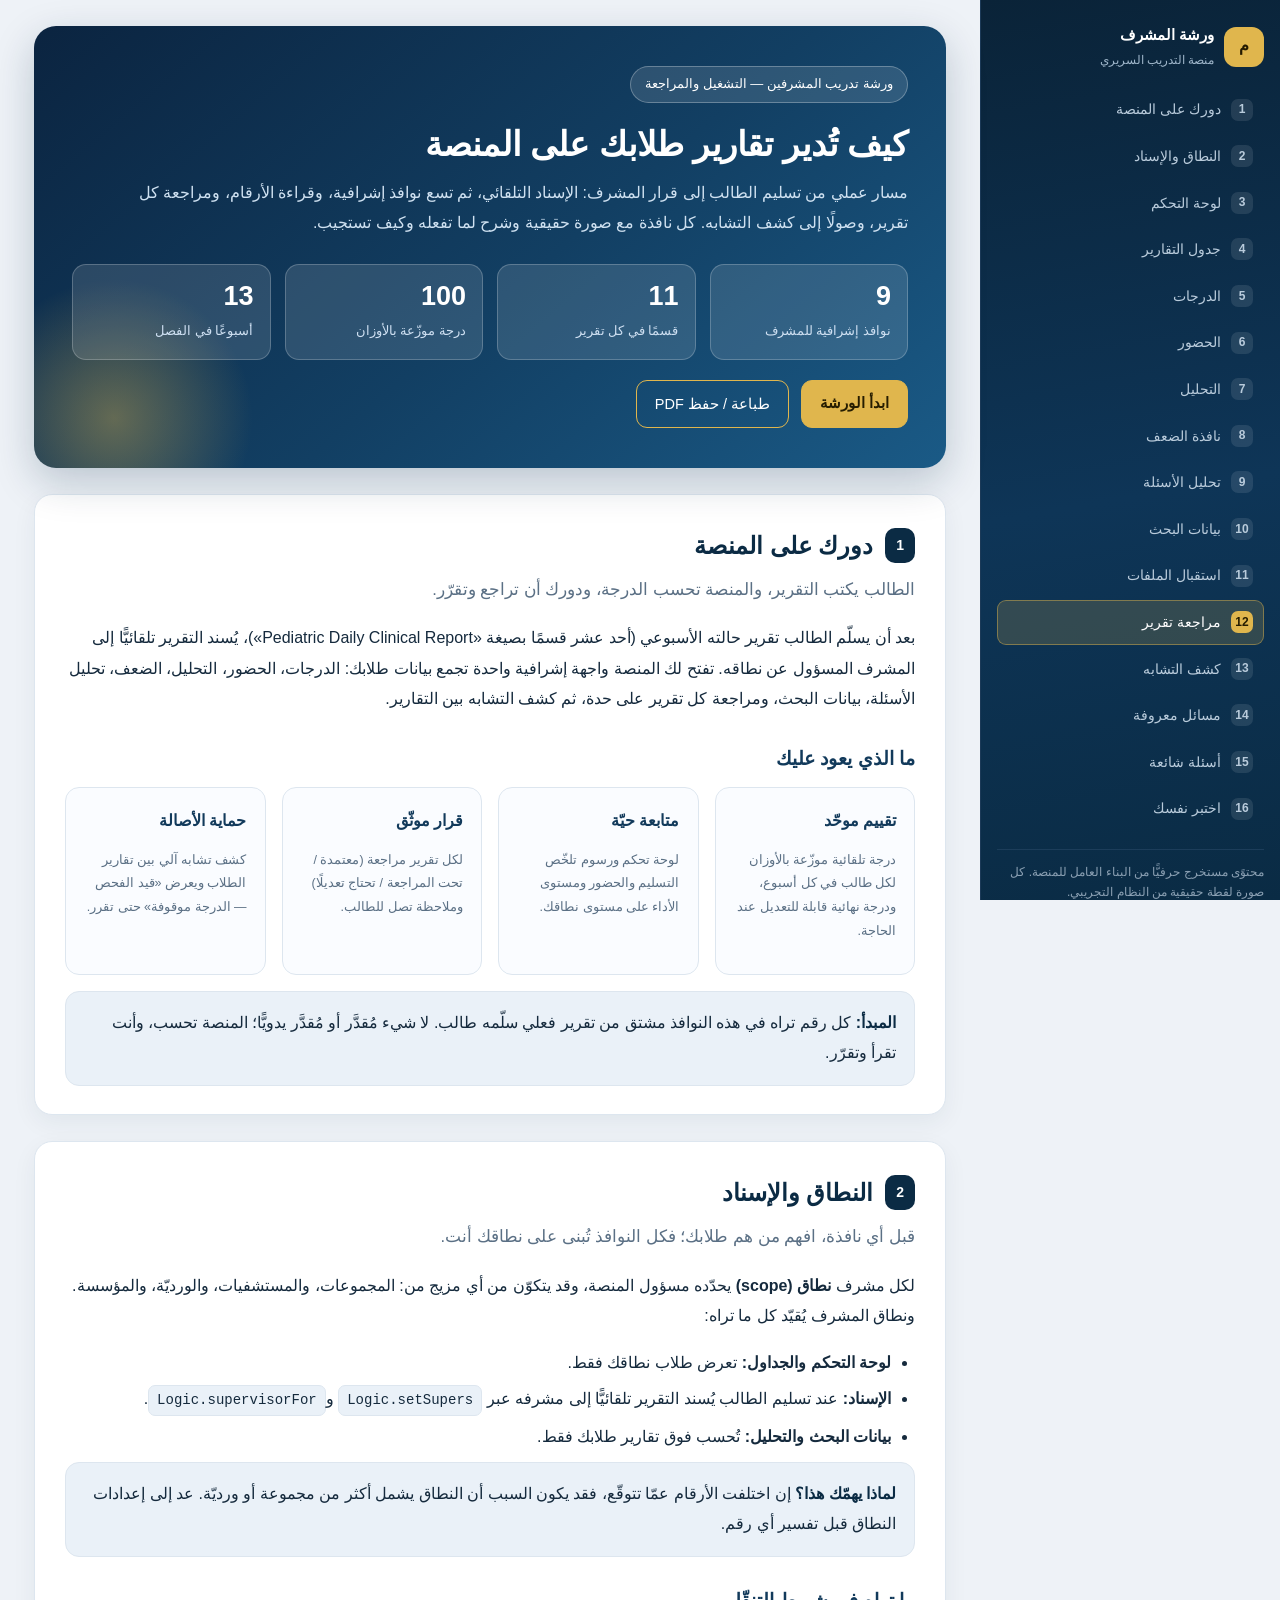
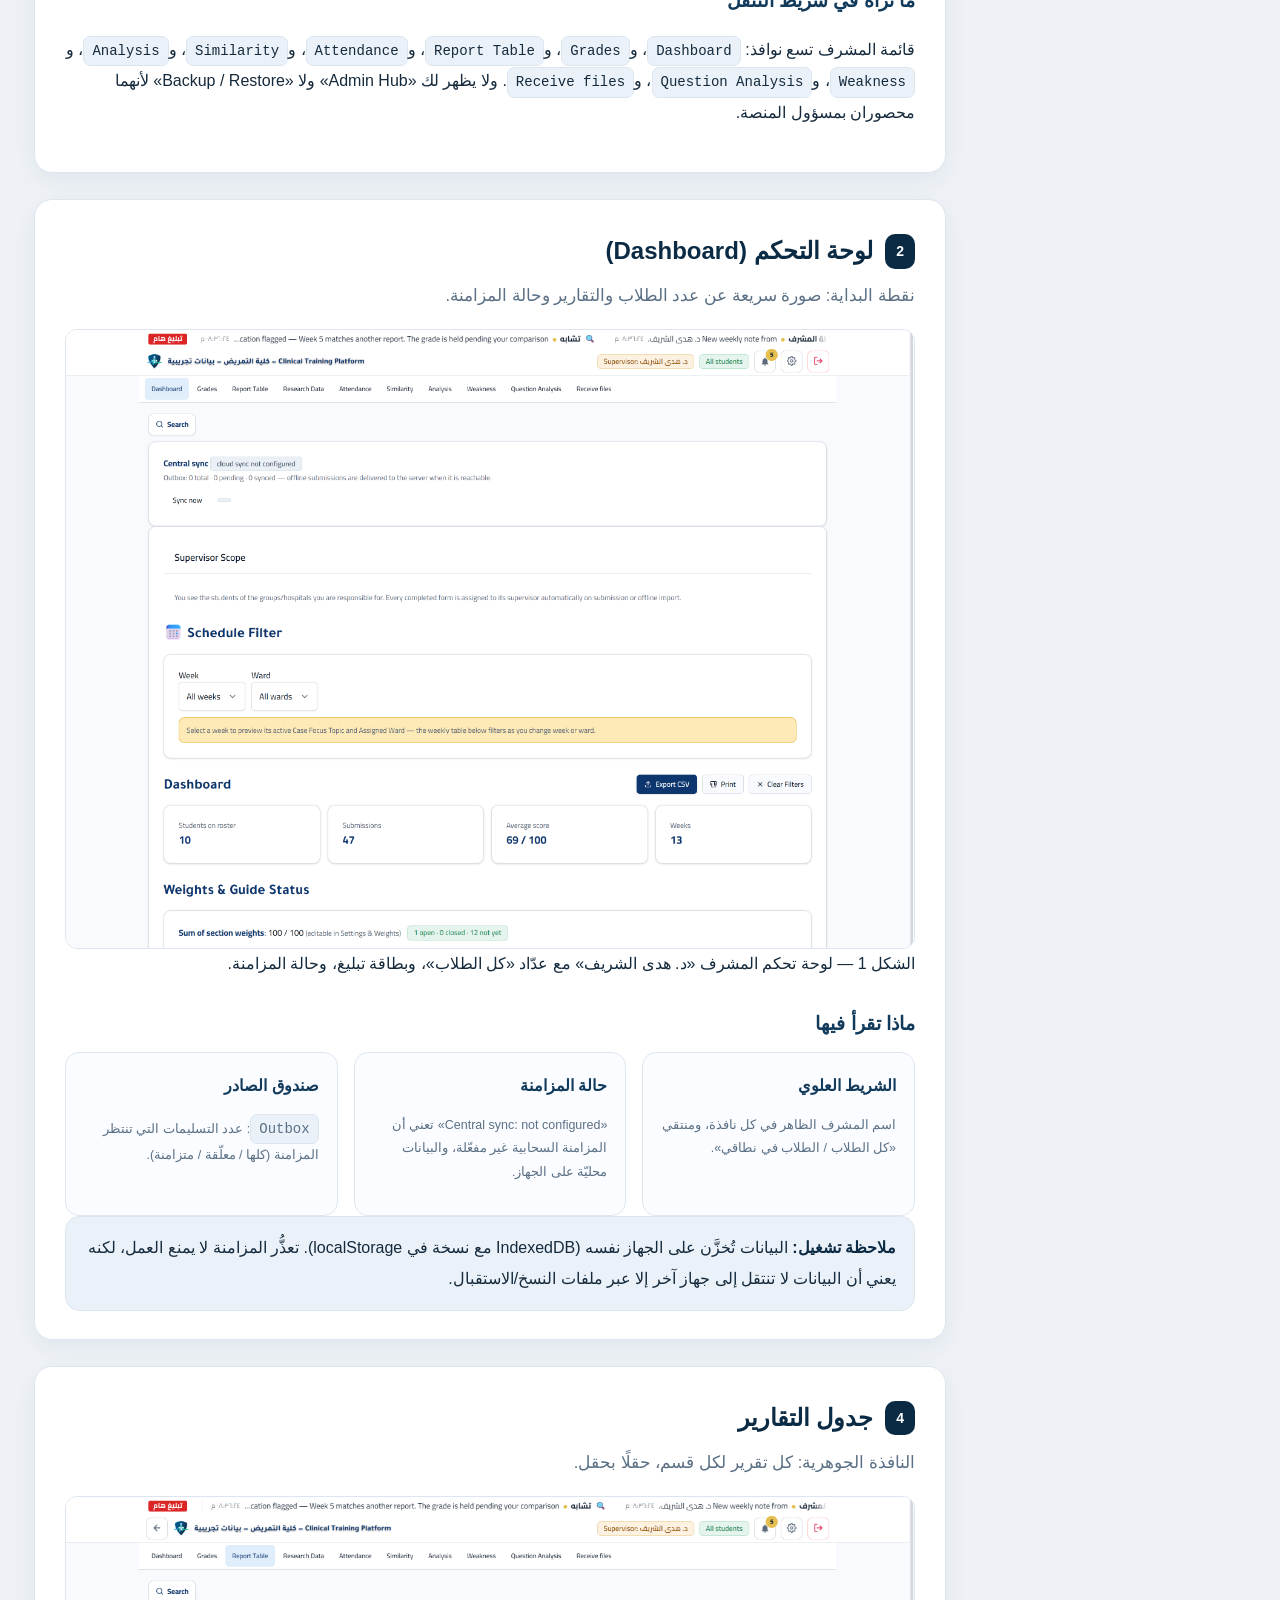
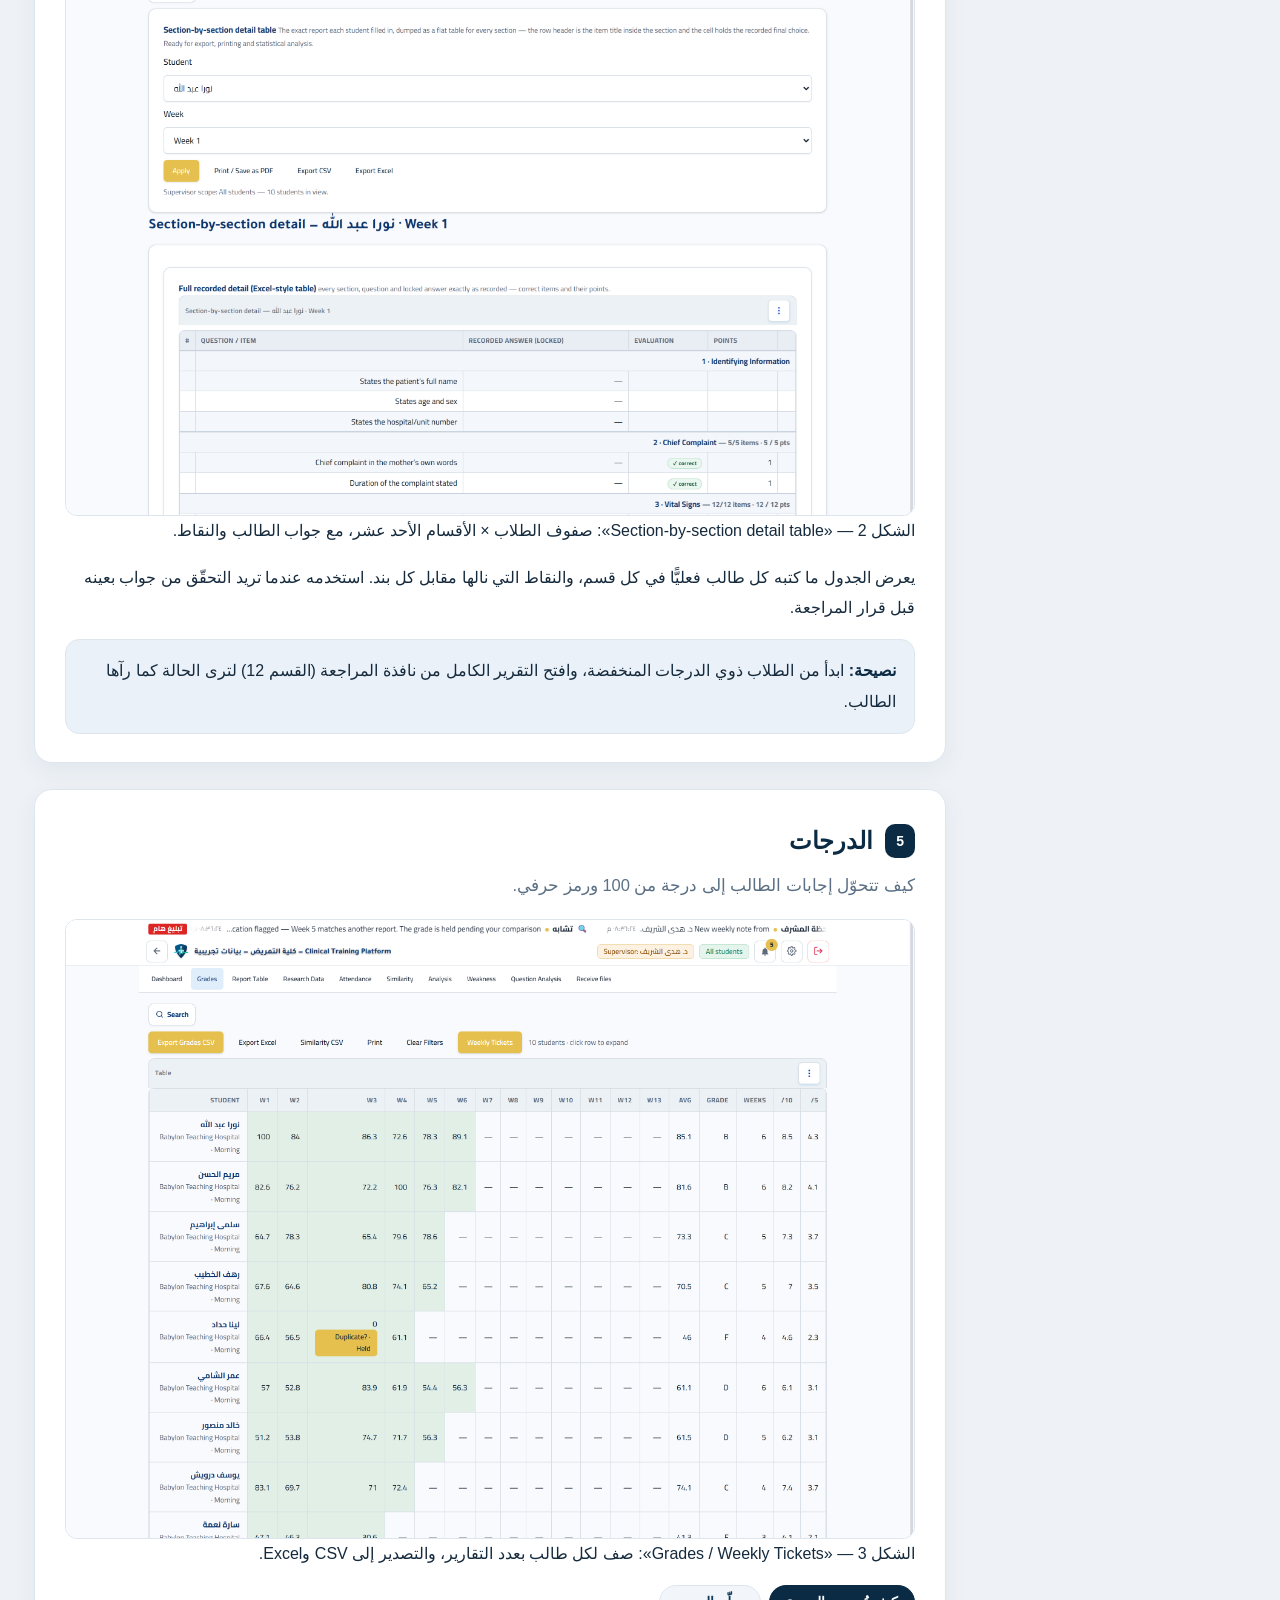
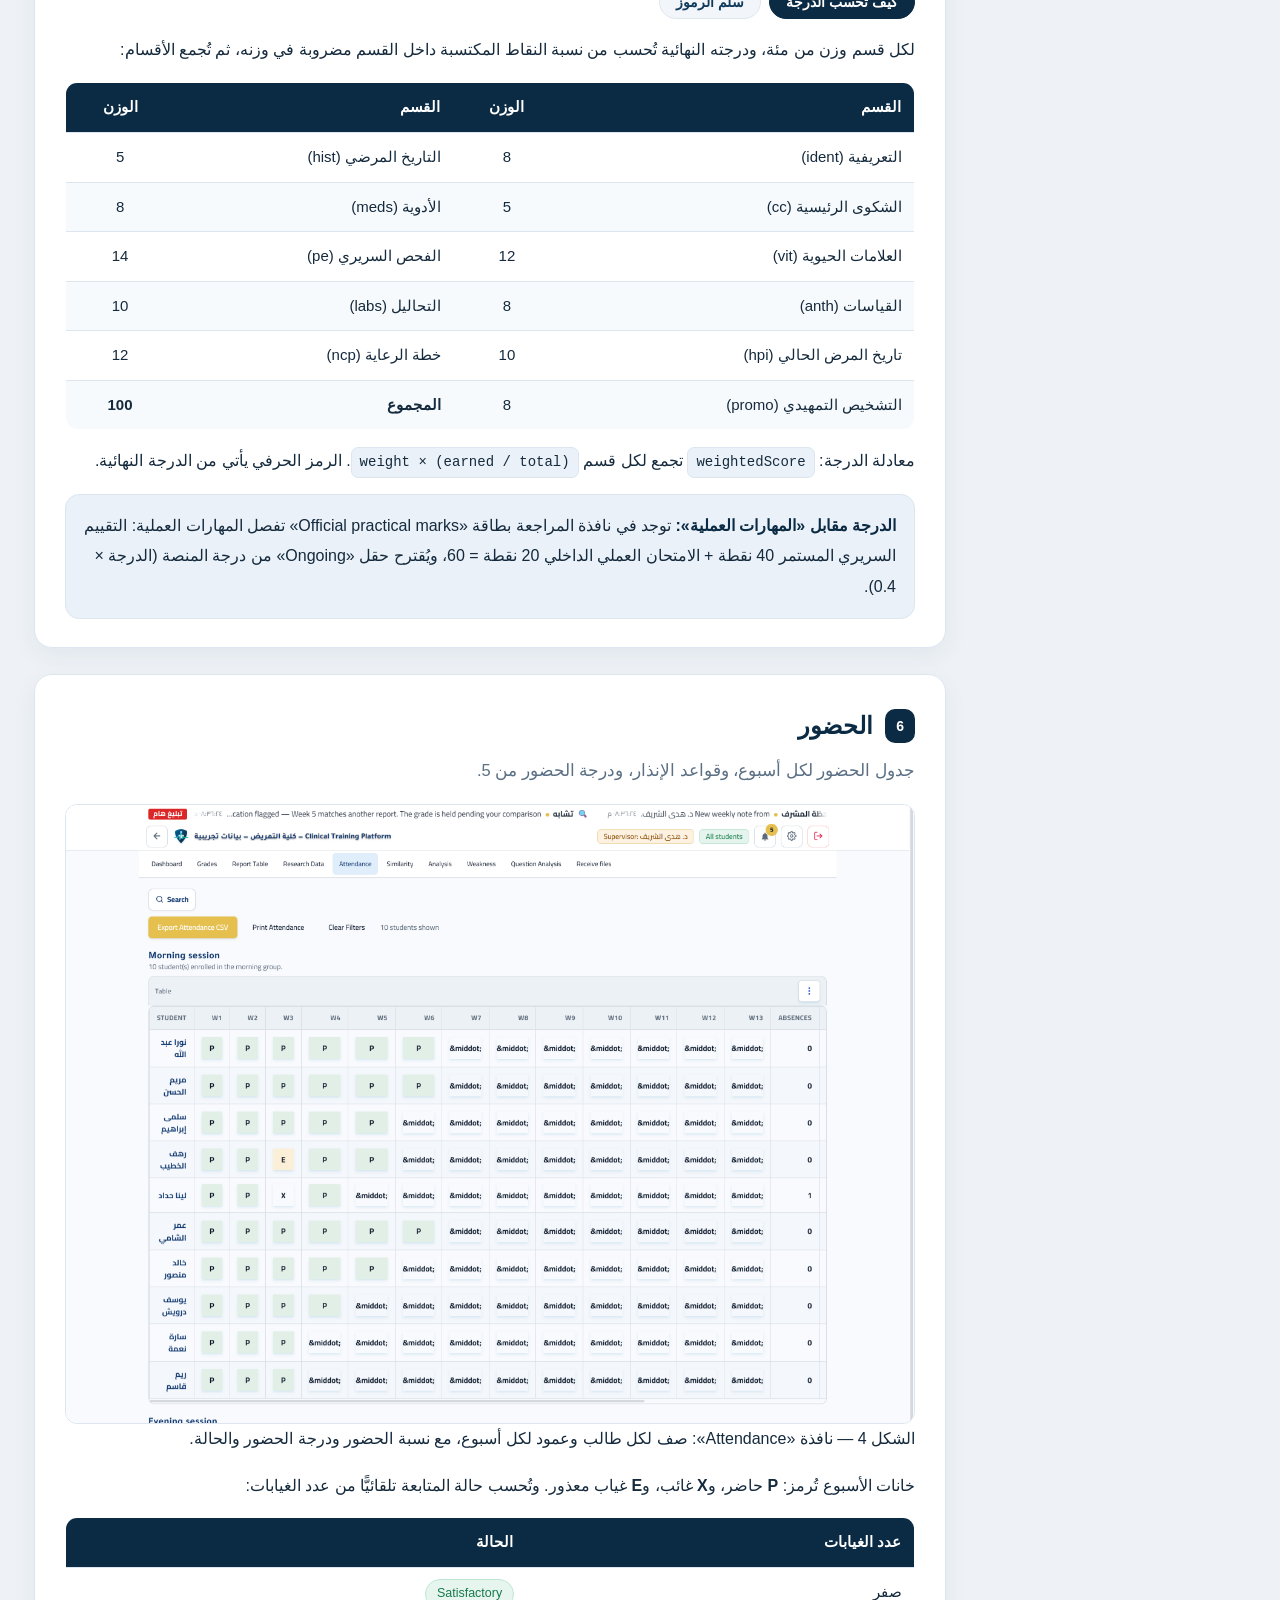
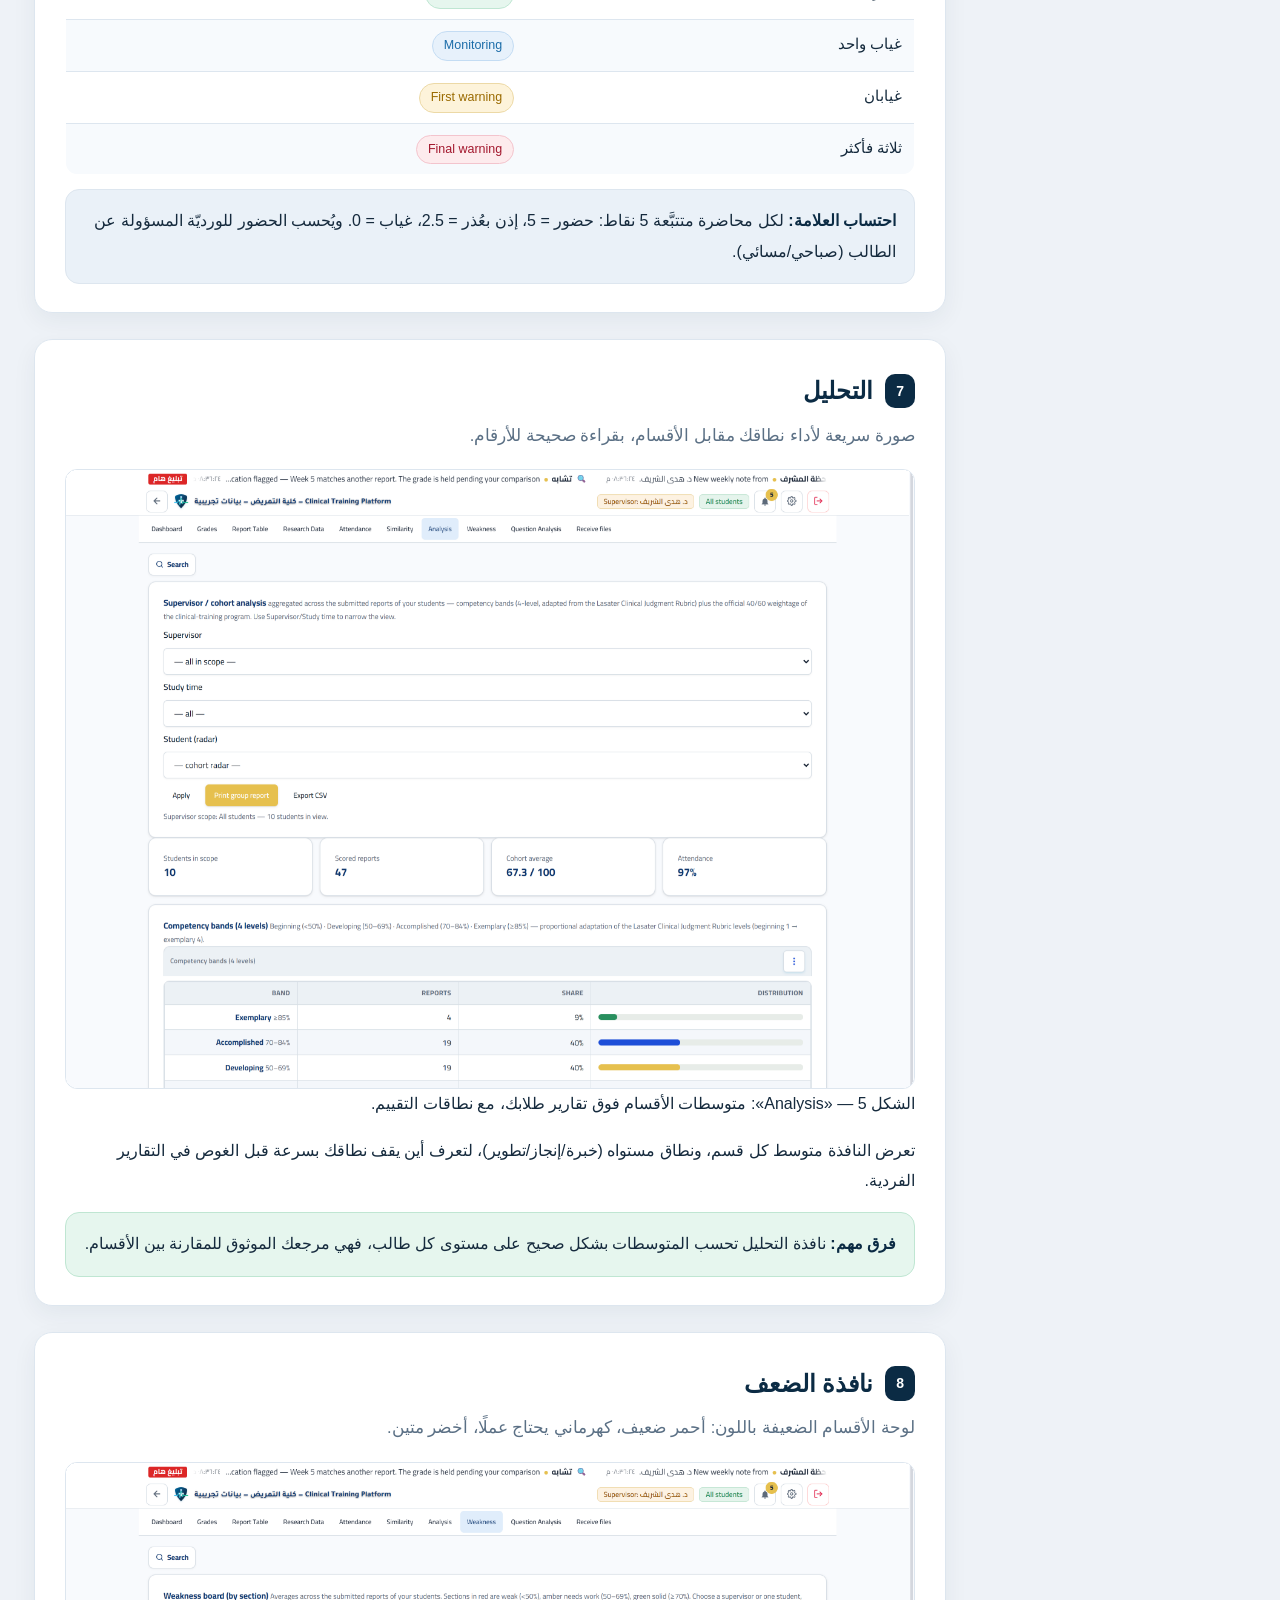
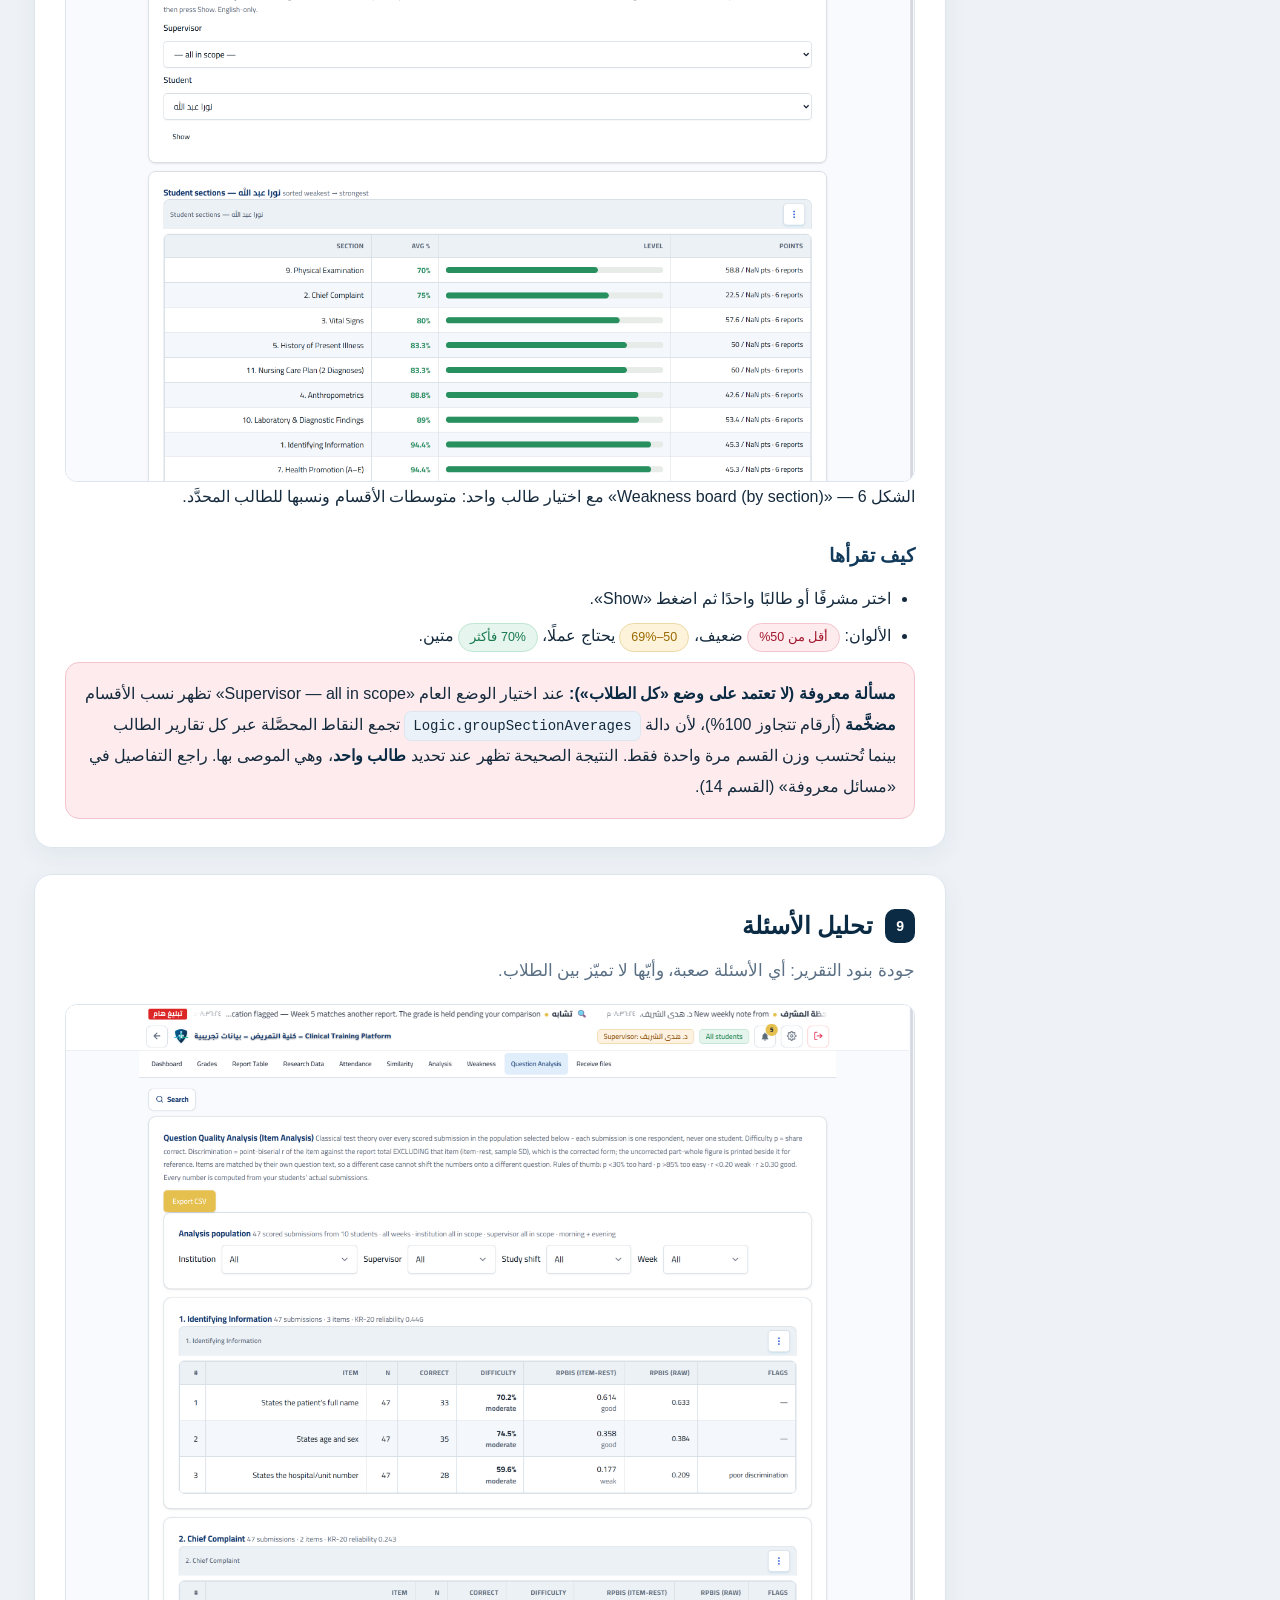
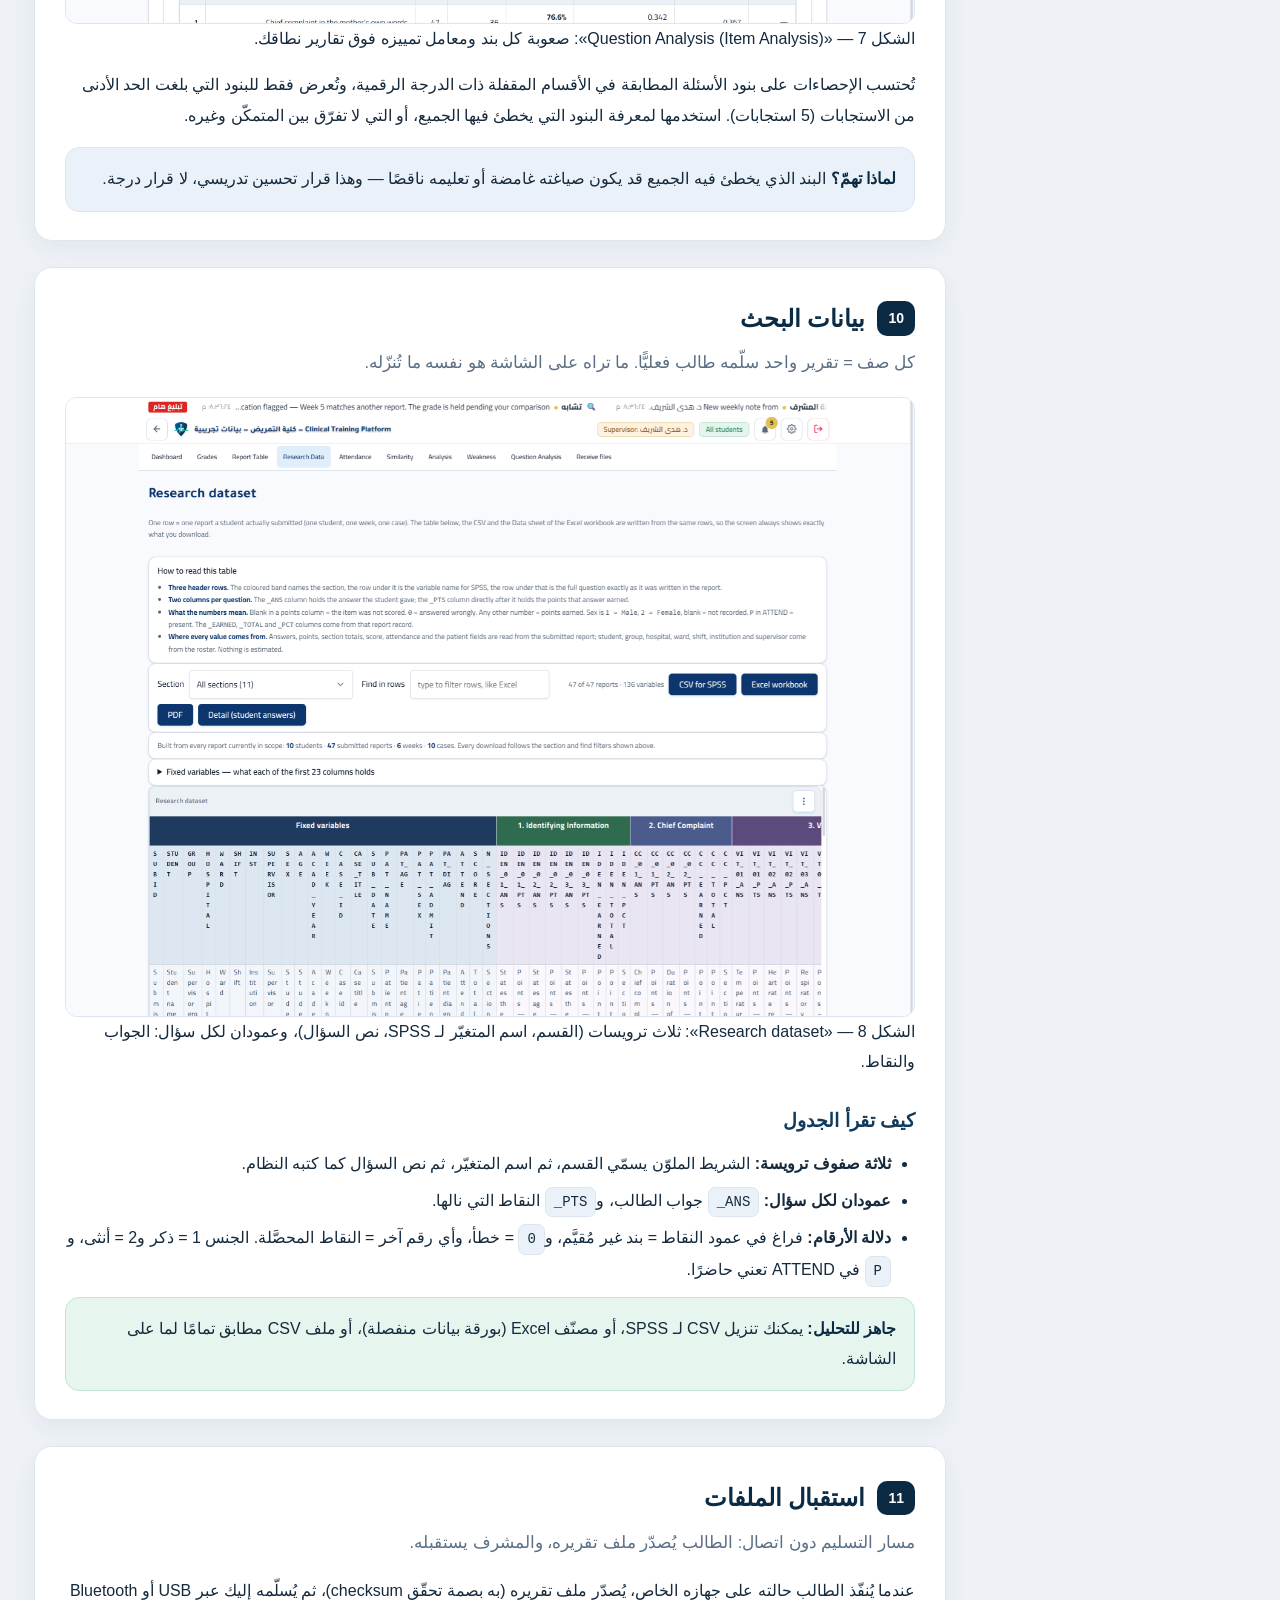
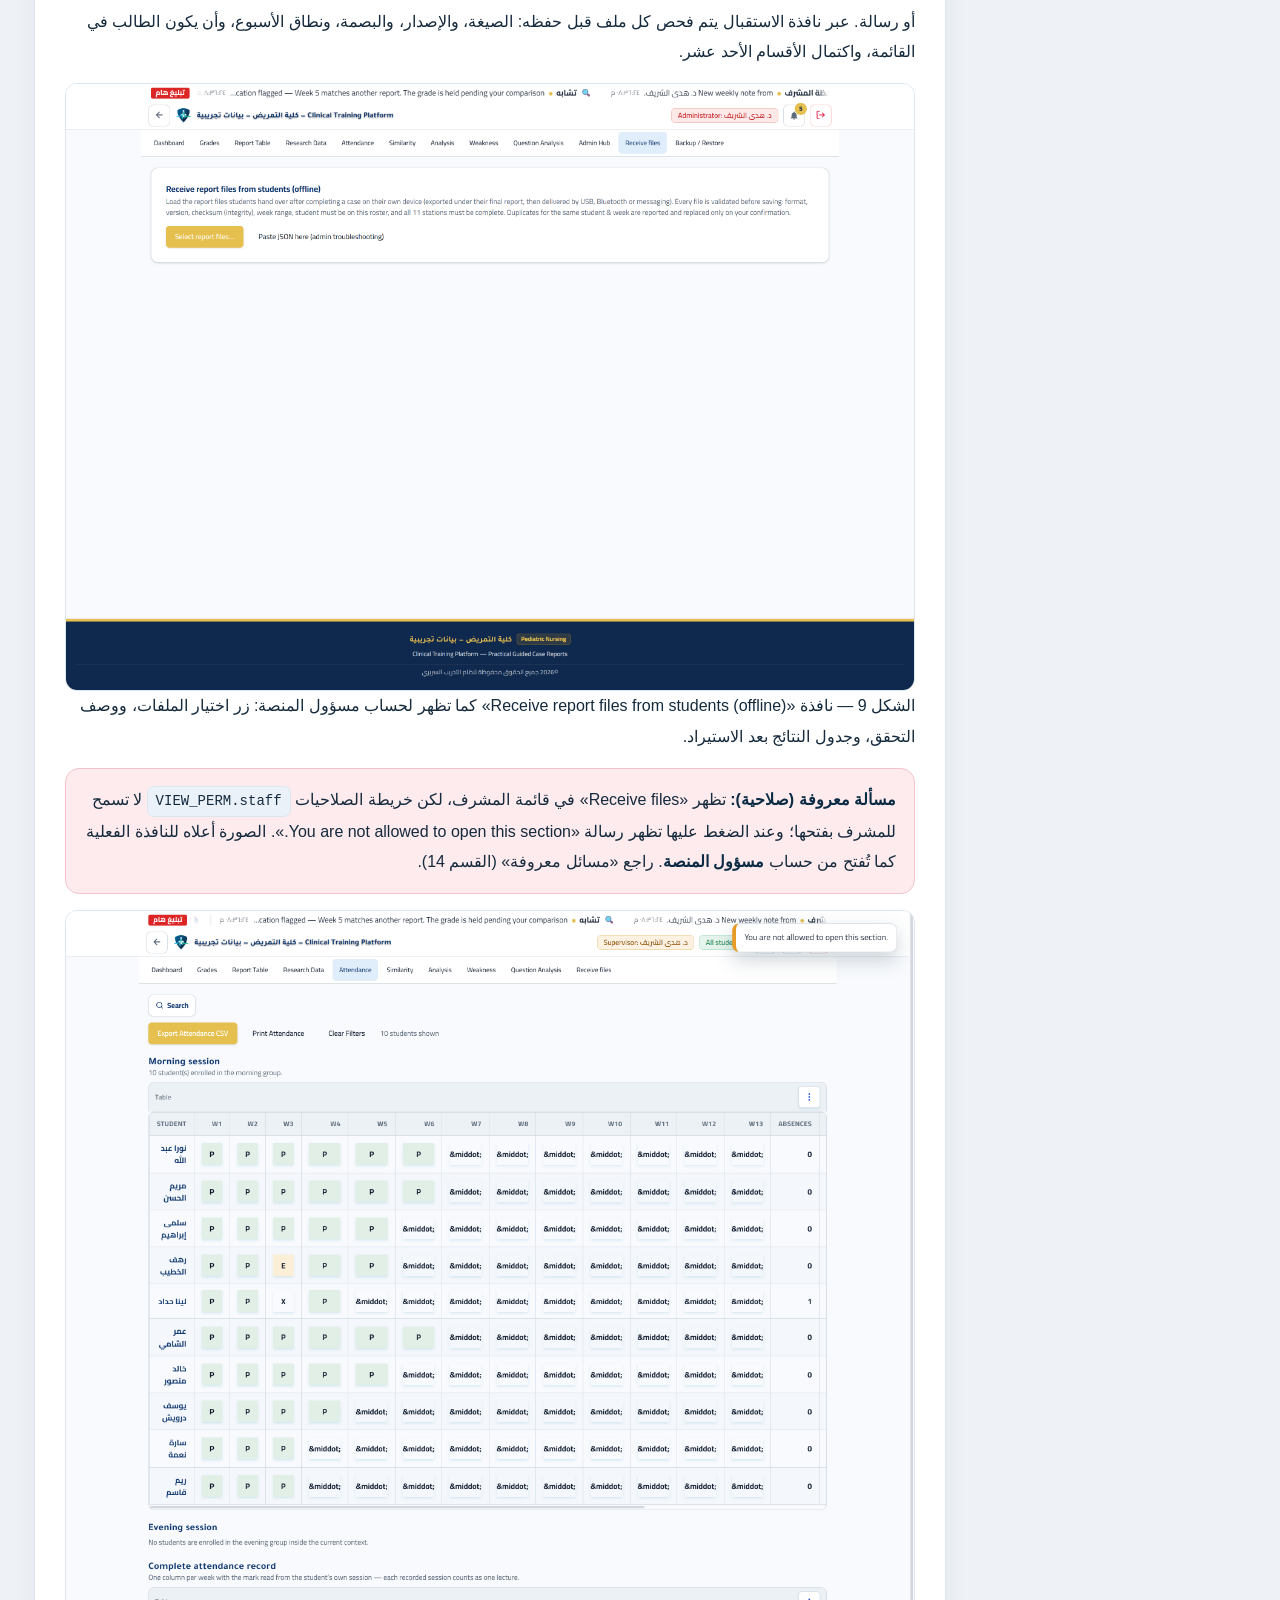
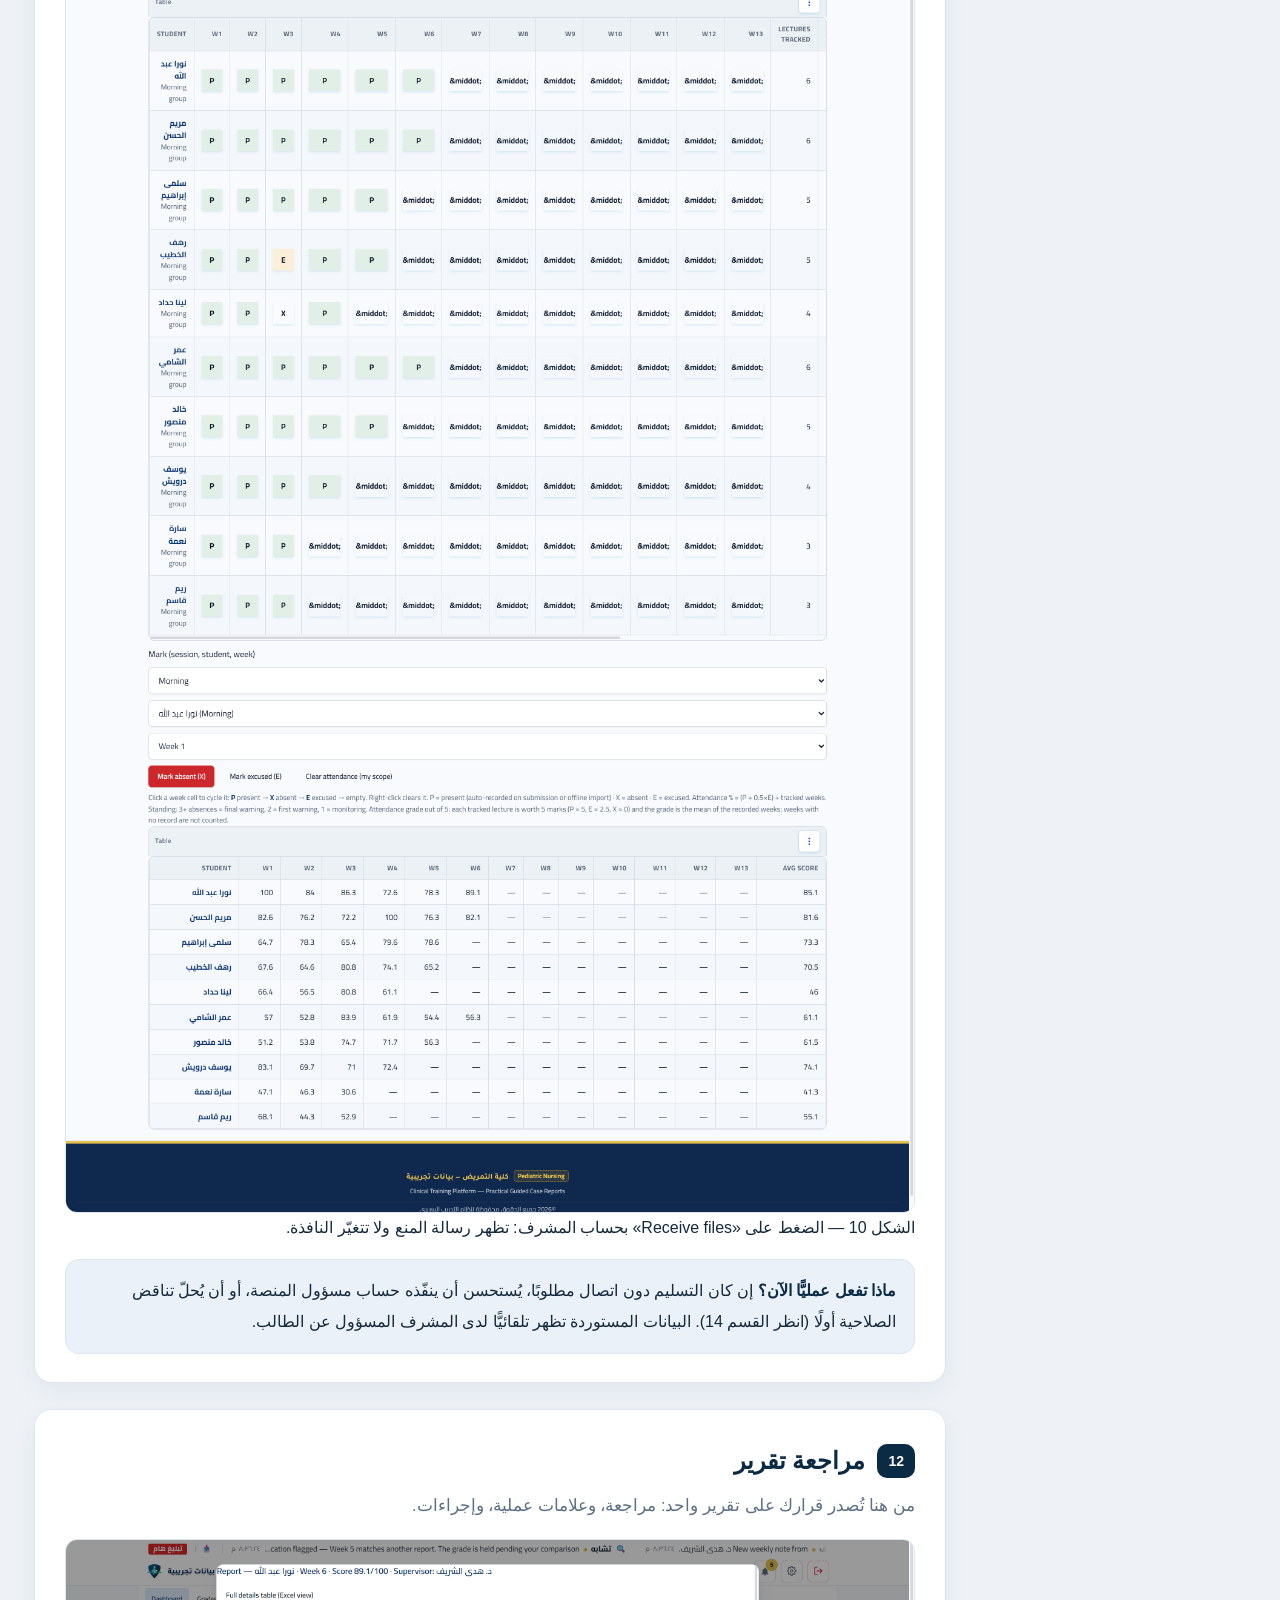
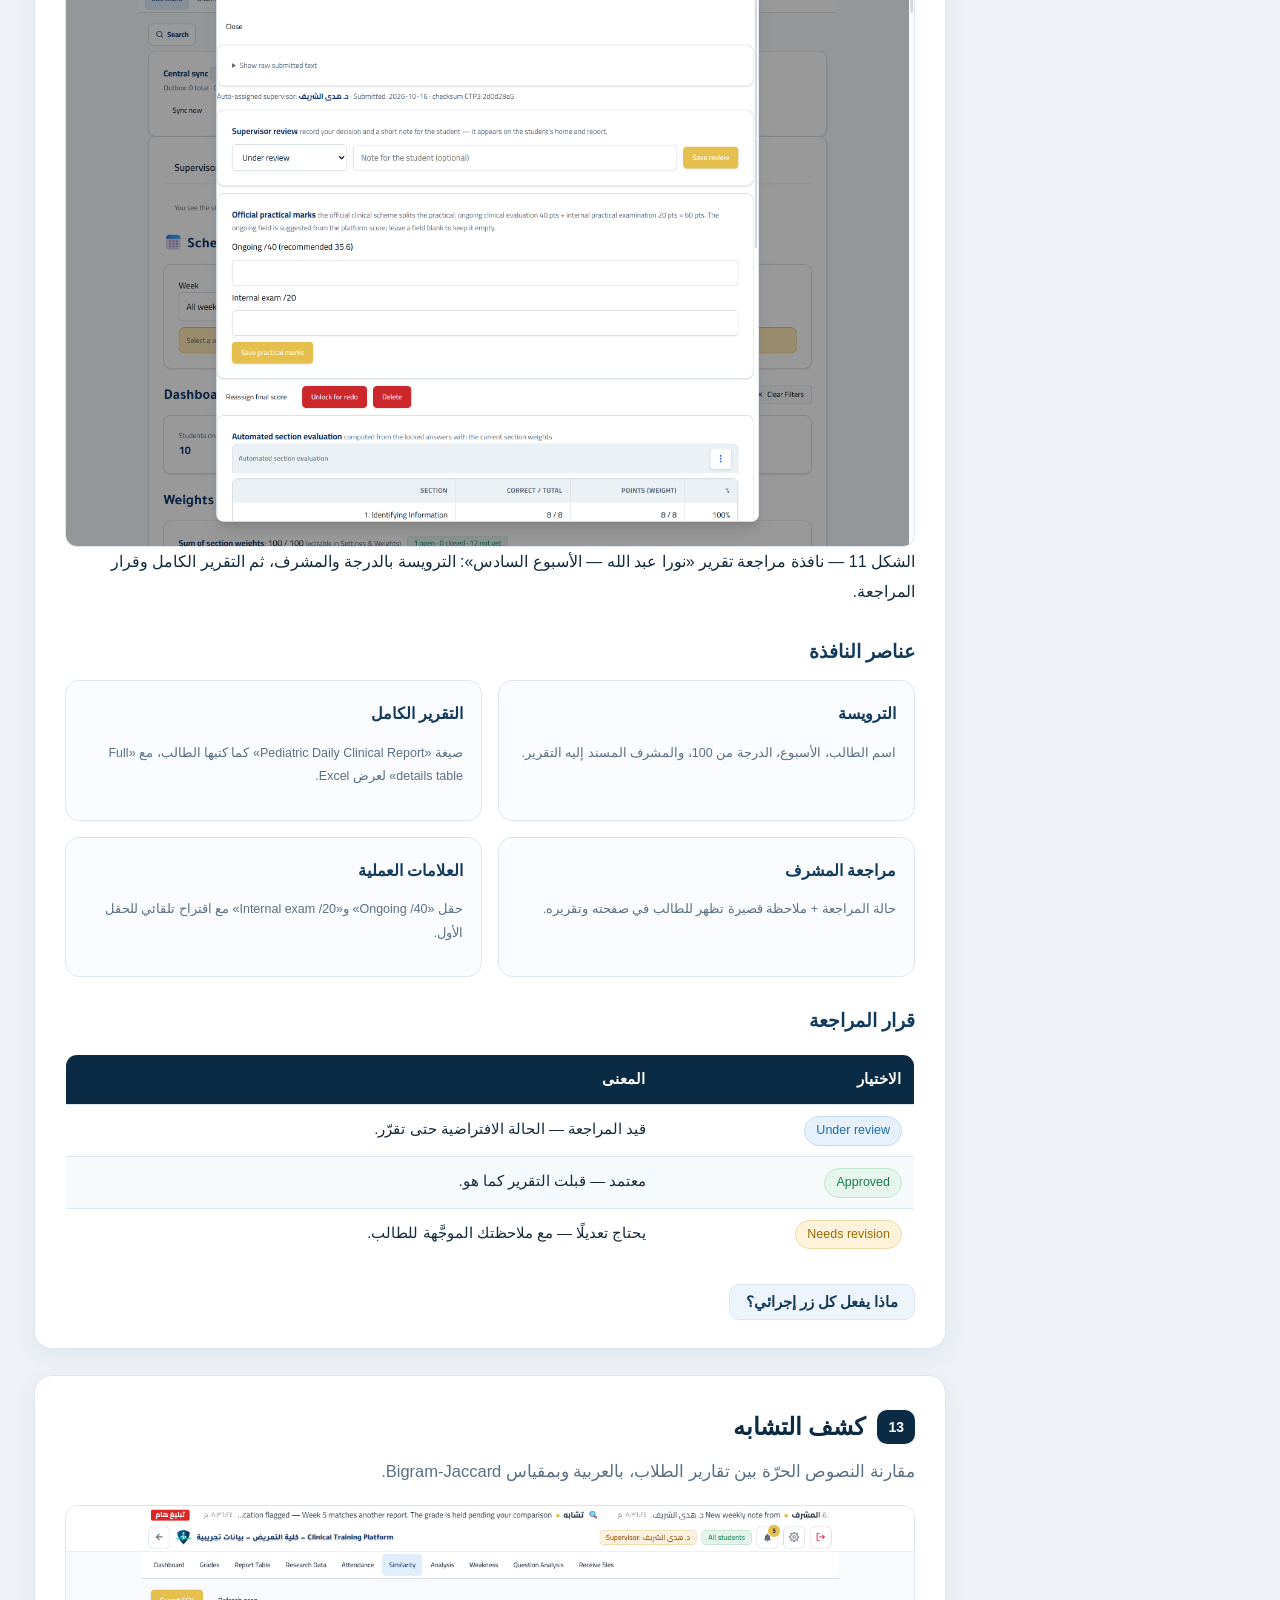
<file: supervisor/index.html>
<!DOCTYPE html>
<html lang="ar" dir="rtl">
<head>
<meta charset="utf-8">
<meta name="viewport" content="width=device-width, initial-scale=1">
<title>ورشة تدريب المشرفين — منصة التدريب السريري</title>
<style>
:root{
  --bg:#eef2f7; --panel:#ffffff; --ink:#152a3d; --mut:#5b7085; --line:#dde6ef;
  --navy:#0b2b44; --navy2:#123a5b; --blue:#1b6ca8; --gold:#e0b64d; --gold2:#f6e6b4;
  --ok:#18794e; --okb:#e6f6ee; --warn:#9a6a00; --warnb:#fdf3da; --err:#a3182e; --errb:#fdebed;
  --soft:#eaf1f8; --shadow:0 10px 30px rgba(11,43,68,.08);
}
*{box-sizing:border-box}
html{scroll-behavior:smooth}
body{margin:0;background:var(--bg);color:var(--ink);
  font-family:"Segoe UI",Tahoma,"Noto Naskh Arabic","Noto Kufi Arabic",Arial,sans-serif;
  line-height:1.9;font-size:16px;}
a{color:var(--blue)}
img{max-width:100%}
#progress{position:fixed;top:0;right:0;height:4px;width:0;background:linear-gradient(90deg,var(--blue),var(--gold));z-index:60;transition:width .1s}

.k{color:var(--mut);font-size:13px}
.shell{display:grid;grid-template-columns:300px 1fr;min-height:100vh}
aside.side{position:sticky;top:0;height:100vh;overflow-y:auto;background:linear-gradient(170deg,#0a2338,#0e3557 55%,#0a2b44);color:#c8d8e7;padding:22px 16px;border-left:1px solid #1c3a58}
.brand{display:flex;gap:10px;align-items:center;margin-bottom:16px}
.brand .dot{width:40px;height:40px;border-radius:12px;background:var(--gold);color:#241a00;display:flex;align-items:center;justify-content:center;font-weight:800;font-size:16px;flex:0 0 auto}
.brand b{color:#fff;font-size:14.5px;display:block}
.brand span{display:block;color:#9fb6ca;font-size:11.5px}
#nav{display:flex;flex-direction:column;gap:2px}
#nav a{display:flex;gap:10px;align-items:center;color:#b9cbdb;text-decoration:none;padding:8px 10px;border-radius:9px;font-size:14px;border:1px solid transparent;transition:.15s}
#nav a:hover{background:rgba(255,255,255,.07);color:#fff}
#nav a.active{background:rgba(224,182,77,.18);color:#fff;border-color:rgba(224,182,77,.45)}
#nav .n{width:22px;height:22px;border-radius:7px;background:rgba(255,255,255,.10);display:flex;align-items:center;justify-content:center;font-size:12px;font-weight:700;flex:0 0 auto}
#nav a.active .n{background:var(--gold);color:#261d00}
.side-foot{margin-top:18px;font-size:12px;color:#8ba0b3;border-top:1px solid #1c3d5a;padding-top:12px;line-height:1.7}
.toc-btn{display:none}
@media(max-width:940px){
  .shell{grid-template-columns:1fr}
  aside.side{position:static;height:auto;max-height:0;overflow:hidden;padding:0 16px;border-left:0;transition:max-height .3s ease}
  aside.side.open{max-height:86vh;overflow-y:auto;padding:18px 16px}
  .toc-btn{display:inline-flex;align-items:center;gap:8px;cursor:pointer;font-family:inherit;font-size:15px;font-weight:700;color:#fff;background:var(--navy);border:1px solid var(--navy);border-radius:12px;padding:10px 16px;margin-bottom:14px}
  .toc-btn:hover{background:var(--navy2)}
}

main{padding:26px 34px 90px;min-width:0}
.wrap{max-width:1140px;margin:0 auto}

.hero{background:linear-gradient(140deg,#0b2440,#123f63 55%,#1a5a86);color:#fff;border-radius:22px;padding:40px 38px;position:relative;overflow:hidden;box-shadow:0 14px 40px rgba(11,43,68,.22)}
.hero:after{content:"";position:absolute;left:-60px;bottom:-90px;width:280px;height:280px;border-radius:50%;background:radial-gradient(circle,rgba(224,182,77,.4),transparent 70%);pointer-events:none}
.hero .kicker{display:inline-flex;gap:8px;align-items:center;background:rgba(255,255,255,.12);border:1px solid rgba(255,255,255,.28);border-radius:999px;padding:5px 14px;font-size:13px}
.hero h1{margin:16px 0 8px;font-size:34px;line-height:1.5}
.hero p{margin:6px 0;color:#cfe1f1;max-width:800px}
.hero .cta{margin-top:20px;display:flex;gap:12px;flex-wrap:wrap}
.btn{cursor:pointer;border:1px solid var(--gold);background:transparent;color:#fff;border-radius:11px;padding:9px 18px;font-size:14.5px;font-family:inherit;display:inline-flex;gap:8px;align-items:center;text-decoration:none}
.hero .btn.primary{background:var(--gold);color:#261d00;font-weight:700}
.stats{display:grid;grid-template-columns:repeat(4,1fr);gap:14px;margin-top:26px;position:relative;z-index:2}
.stat{background:rgba(255,255,255,.12);border:1px solid rgba(255,255,255,.22);border-radius:14px;padding:14px 16px}
.stat b{display:block;font-size:27px;color:#fff;line-height:1.3;font-variant-numeric:tabular-nums}
.stat span{color:#cfe0f2;font-size:13px}

section.card{background:var(--panel);border:1px solid var(--line);border-radius:18px;padding:28px 30px;margin-top:26px;box-shadow:0 8px 24px rgba(11,43,68,.06);scroll-margin-top:24px}
section.card>h2{margin:0 0 4px;color:var(--navy);font-size:24px;display:flex;align-items:center;gap:12px}
section.card>h2 .idx{background:var(--navy);color:#fff;border-radius:10px;font-size:14px;padding:4px 11px;font-weight:700;flex:0 0 auto}
p.lead{color:var(--mut);margin:6px 0 18px;font-size:16.5px}
h3{color:var(--navy2);font-size:19px;margin:26px 0 10px}
h4{color:var(--navy2);font-size:16px;margin:18px 0 8px}
ul,ol{margin:10px 0;padding-inline-start:24px}
li{margin:6px 0}
code{background:var(--soft);border:1px solid var(--line);border-radius:7px;padding:1px 8px;font-size:14px;direction:ltr;display:inline-block}
.grid{display:grid;gap:16px}
.g2{grid-template-columns:1fr 1fr}
.g3{grid-template-columns:repeat(3,1fr)}
.g4{grid-template-columns:repeat(4,1fr)}
@media(max-width:980px){.g2,.g3,.g4{grid-template-columns:1fr 1fr}}
@media(max-width:640px){.g2,.g3,.g4{grid-template-columns:1fr}}
.tile{background:#fafcff;border:1px solid var(--line);border-radius:14px;padding:18px}
.tile h4{margin-top:0}
.tile .k{font-size:12.5px;color:var(--mut)}
.note{background:var(--soft);border:1px solid var(--line);border-radius:14px;padding:16px 18px}
.note.ok{background:var(--okb);border-color:#bfe6d2}
.note.warn{background:var(--warnb);border-color:#ecd9a6}
.note.err{background:var(--errb);border-color:#f3c4cd}
.note b{color:var(--navy)}

table{width:100%;border-collapse:collapse;margin:14px 0;font-size:15px;background:#fff;border:1px solid var(--line);border-radius:12px;overflow:hidden}
thead th{background:var(--navy);color:#fff;text-align:start;padding:11px 13px;font-weight:600;font-size:14.5px}
tbody td{border-top:1px solid var(--line);padding:10px 12px;vertical-align:top}
tbody tr:nth-child(even){background:#f7fafd}
td.num,th.num{text-align:center;white-space:nowrap}
.badge{display:inline-block;border-radius:999px;padding:2px 11px;font-size:12.5px;border:1px solid;white-space:nowrap}
.b-ok{background:var(--okb);border-color:#bfe6d2;color:var(--ok)}
.b-warn{background:var(--warnb);border-color:#ecd9a6;color:var(--warn)}
.b-err{background:var(--errb);border-color:#f3c4cd;color:var(--err)}
.b-mut{background:var(--soft);border-color:var(--line);color:var(--mut)}
.b-blue{background:#e7f1fb;border-color:#c4dcf3;color:var(--blue)}

.steps{counter-reset:s;list-style:none;padding:0;margin:12px 0}
.steps>li{counter-increment:s;position:relative;padding:10px 52px 10px 0;border-bottom:1px dashed var(--line)}
.steps>li:last-child{border-bottom:0}
.steps>li:before{content:counter(s);position:absolute;right:0;top:10px;width:34px;height:34px;border-radius:50%;background:var(--navy);color:#fff;display:flex;align-items:center;justify-content:center;font-weight:700;font-size:14px}

.sec-list{display:grid;gap:12px;margin-top:8px}
details.sec{border:1px solid var(--line);border-radius:14px;background:#fbfdff;overflow:hidden}
details.sec[open]{box-shadow:0 8px 22px rgba(11,43,68,.08)}
details.sec>summary{cursor:pointer;list-style:none;padding:15px 18px;display:flex;align-items:center;gap:14px;font-weight:700;color:var(--navy)}
details.sec>summary::-webkit-details-marker{display:none}
details.sec>summary .num{width:34px;height:34px;border-radius:10px;background:var(--soft);color:var(--navy);display:flex;align-items:center;justify-content:center;font-weight:800;flex:0 0 auto}
details.sec>summary .tt{display:flex;flex-direction:column;line-height:1.4}
details.sec>summary .en{color:var(--mut);font-weight:500;font-size:13px}
details.sec>summary .w{margin-inline-start:auto;background:var(--gold2);border:1px solid #ecd9a6;color:#6b5312;border-radius:999px;padding:2px 12px;font-size:13px;font-weight:700;white-space:nowrap}
details.sec .body{padding:6px 18px 20px;border-top:1px solid var(--line);background:#fff}

.tabs{display:flex;gap:8px;flex-wrap:wrap;margin:14px 0}
.tab{cursor:pointer;border:1px solid var(--line);background:#f2f6fa;border-radius:999px;padding:8px 16px;font-size:14px;font-family:inherit;color:var(--navy2);font-weight:600}
.tab.on{background:var(--navy);color:#fff;border-color:var(--navy)}
.tabpanes>.tp{display:none}
.tabpanes>.tp.on{display:block;animation:fade .3s ease}

.shot{margin:16px 0}
.shotbox{max-height:620px;overflow:auto;border:1px solid var(--line);border-radius:12px;background:#fff}
.shotbox img{display:block;width:100%}
.shot img.zoom{display:block;width:100%;border:1px solid var(--line);border-radius:12px;background:#fff;cursor:zoom-in;transition:.2s}
.shot img.zoom:hover{box-shadow:0 6px 22px rgba(11,43,68,.18)}
.cap{font-size:12.8px;color:var(--mut);margin-top:7px}

.reveal-btn{cursor:pointer;background:var(--blue);color:#fff;border:none;border-radius:10px;padding:9px 16px;font-size:14.5px;font-family:inherit;font-weight:600;margin-top:10px}
.reveal-btn.ghost{background:#eef4fb;color:var(--navy2);border:1px solid var(--line)}
.reveal{display:none;margin-top:12px;border:1px dashed #bcd2e6;background:#f7fbff;border-radius:12px;padding:14px 16px}
.reveal.on{display:block;animation:fade .35s ease}
@keyframes fade{from{opacity:0;transform:translateY(6px)}to{opacity:1;transform:none}}
.scenario{background:#fbfdff;border:1px solid var(--line);border-radius:14px;padding:16px 18px}

.tabs{display:flex;gap:8px;flex-wrap:wrap;margin:14px 0}
.tab{cursor:pointer;border:1px solid var(--line);background:#f2f6fa;border-radius:999px;padding:8px 16px;font-size:14px;font-family:inherit;color:var(--navy2);font-weight:600}
.tab.on{background:var(--navy);color:#fff;border-color:var(--navy)}
.tabpanes>.tp{display:none}
.tabpanes>.tp.on{display:block;animation:fade .3s ease}

.quiz{background:#fbfdff;border:1px solid var(--line);border-radius:14px;padding:18px}
.q{padding:14px 16px;border-bottom:1px dashed var(--line)}
.q:last-of-type{border-bottom:0}
.qt{font-weight:700;color:var(--navy);margin-bottom:8px}
.opt{display:flex;gap:9px;align-items:flex-start;padding:8px 12px;border:1px solid var(--line);border-radius:10px;margin:6px 0;cursor:pointer;background:#fff}
.opt:hover{background:#f4f9ff}
.opt.pick-ok{background:var(--okb);border-color:#bfe6d2}
.opt.bad{opacity:.6}
.q .expl{display:none;margin-top:10px;color:var(--ok);font-size:14.5px;background:var(--okb);border:1px solid #bfe6d2;border-radius:10px;padding:8px 12px}
.q.done .expl{display:block}
.quizbar{display:flex;gap:14px;align-items:center;margin-top:14px;flex-wrap:wrap}
.scorebig{font-weight:800;color:var(--navy)}

.faq{border:1px solid var(--line);border-radius:14px;background:#fbfdff;margin:10px 0;overflow:hidden}
.faq>summary{cursor:pointer;list-style:none;padding:14px 18px;font-weight:700;color:var(--navy)}
.faq>summary::-webkit-details-marker{display:none}
.faq .a{padding:0 18px 16px;color:var(--ink)}

footer{margin-top:30px;color:var(--mut);font-size:13.5px;text-align:center;border-top:1px solid var(--line);padding-top:18px}

#lb{position:fixed;inset:0;background:rgba(5,18,32,.9);display:none;z-index:60;padding:34px;overflow:auto}
#lb.on{display:block}
#lb img{max-width:1120px;width:100%;margin:0 auto;display:block;border-radius:12px;border:1px solid #2b4a68}
#lb .x{position:fixed;top:18px;left:18px;background:#fff;border:none;border-radius:10px;padding:8px 15px;cursor:pointer;font-size:15px;font-weight:700;color:var(--navy)}

@media(max-width:940px){
  main{padding:18px 18px 80px}
  .stats{grid-template-columns:1fr 1fr}
  .hero{padding:30px 24px}.hero h1{font-size:27px}
  #nav .n{display:none}
}
@media(max-width:760px){
  .stats{grid-template-columns:1fr 1fr}
  section.card{padding:20px 18px}
}
@media print{
  .side{display:none}main{padding:0}
  section.card{break-inside:avoid;box-shadow:none}
  .shotbox{max-height:none;overflow:visible}
  .tabpanes>.tp{display:block!important}
  .reveal{display:block!important}
  #lb{display:none}
}
</style>
</head>
<body>
<div id="progress"></div>

<div class="shell">

  <!-- ============ SIDEBAR ============ -->
  <aside class="side">
    <div class="brand">
      <div class="dot">م</div>
      <div><b>ورشة المشرف</b><span>منصة التدريب السريري</span></div>
    </div>
    <nav id="nav">
      <a href="#overview"><span class="n">1</span> دورك على المنصة</a>
      <a href="#scope"><span class="n">2</span> النطاق والإسناد</a>
      <a href="#dashboard"><span class="n">3</span> لوحة التحكم</a>
      <a href="#reporttab"><span class="n">4</span> جدول التقارير</a>
      <a href="#grades"><span class="n">5</span> الدرجات</a>
      <a href="#attendance"><span class="n">6</span> الحضور</a>
      <a href="#analysis"><span class="n">7</span> التحليل</a>
      <a href="#weakness"><span class="n">8</span> نافذة الضعف</a>
      <a href="#items"><span class="n">9</span> تحليل الأسئلة</a>
      <a href="#research"><span class="n">10</span> بيانات البحث</a>
      <a href="#receive"><span class="n">11</span> استقبال الملفات</a>
      <a href="#review"><span class="n">12</span> مراجعة تقرير</a>
      <a href="#similarity"><span class="n">13</span> كشف التشابه</a>
      <a href="#issues"><span class="n">14</span> مسائل معروفة</a>
      <a href="#faq"><span class="n">15</span> أسئلة شائعة</a>
      <a href="#quiz"><span class="n">16</span> اختبر نفسك</a>
    </nav>
    <div class="side-foot">محتوًى مستخرج حرفيًّا من البناء العامل للمنصة. كل صورة لقطة حقيقية من النظام التجريبي.</div>
  </aside>

  <main>
    <div class="wrap">
      <button class="toc-btn" id="tocBtn" type="button" aria-expanded="false" aria-controls="nav">إظهار قائمة المحتويات</button>

      <!-- ============ HERO ============ -->
      <header class="hero">
        <span class="kicker">ورشة تدريب المشرفين — التشغيل والمراجعة</span>
        <h1>كيف تُدير تقارير طلابك على المنصة</h1>
        <p>مسار عملي من تسليم الطالب إلى قرار المشرف: الإسناد التلقائي، ثم تسع نوافذ إشرافية، وقراءة الأرقام، ومراجعة كل تقرير، وصولًا إلى كشف التشابه. كل نافذة مع صورة حقيقية وشرح لما تفعله وكيف تستجيب.</p>
        <div class="stats">
          <div class="stat"><b data-count="9">0</b><span>نوافذ إشرافية للمشرف</span></div>
          <div class="stat"><b data-count="11">0</b><span>قسمًا في كل تقرير</span></div>
          <div class="stat"><b data-count="100">0</b><span>درجة موزّعة بالأوزان</span></div>
          <div class="stat"><b data-count="13">0</b><span>أسبوعًا في الفصل</span></div>
        </div>
        <div class="cta">
          <a class="btn primary" href="#overview">ابدأ الورشة</a>
          <button class="btn" onclick="window.print()">طباعة / حفظ PDF</button>
        </div>
      </header>

      <!-- ============ 1. OVERVIEW ============ -->
      <section class="card" id="overview">
        <h2><span class="idx">1</span> دورك على المنصة</h2>
        <p class="lead">الطالب يكتب التقرير، والمنصة تحسب الدرجة، ودورك أن تراجع وتقرّر.</p>
        <p>بعد أن يسلّم الطالب تقرير حالته الأسبوعي (أحد عشر قسمًا بصيغة «Pediatric Daily Clinical Report»)، يُسند التقرير تلقائيًّا إلى المشرف المسؤول عن نطاقه. تفتح لك المنصة واجهة إشرافية واحدة تجمع بيانات طلابك: الدرجات، الحضور، التحليل، الضعف، تحليل الأسئلة، بيانات البحث، ومراجعة كل تقرير على حدة، ثم كشف التشابه بين التقارير.</p>
        <h3>ما الذي يعود عليك</h3>
        <div class="grid g4">
          <div class="tile"><h4>تقييم موحّد</h4><p class="k">درجة تلقائية موزّعة بالأوزان لكل طالب في كل أسبوع، ودرجة نهائية قابلة للتعديل عند الحاجة.</p></div>
          <div class="tile"><h4>متابعة حيّة</h4><p class="k">لوحة تحكم ورسوم تلخّص التسليم والحضور ومستوى الأداء على مستوى نطاقك.</p></div>
          <div class="tile"><h4>قرار موثّق</h4><p class="k">لكل تقرير مراجعة (معتمدة / تحت المراجعة / تحتاج تعديلًا) وملاحظة تصل للطالب.</p></div>
          <div class="tile"><h4>حماية الأصالة</h4><p class="k">كشف تشابه آلي بين تقارير الطلاب ويعرض «قيد الفحص — الدرجة موقوفة» حتى تقرر.</p></div>
        </div>
        <div class="note" style="margin-top:16px"><b>المبدأ:</b> كل رقم تراه في هذه النوافذ مشتق من تقرير فعلي سلّمه طالب. لا شيء مُقدَّر أو مُقدَّر يدويًّا؛ المنصة تحسب، وأنت تقرأ وتقرّر.</div>
      </section>

      <!-- ============ 2. SCOPE ============ -->
      <section class="card" id="scope">
        <h2><span class="idx">2</span> النطاق والإسناد</h2>
        <p class="lead">قبل أي نافذة، افهم من هم طلابك؛ فكل النوافذ تُبنى على نطاقك أنت.</p>
        <p>لكل مشرف <b>نطاق (scope)</b> يحدّده مسؤول المنصة، وقد يتكوّن من أي مزيج من: المجموعات، والمستشفيات، والورديّة، والمؤسسة. ونطاق المشرف يُقيّد كل ما تراه:</p>
        <ul>
          <li><b>لوحة التحكم والجداول:</b> تعرض طلاب نطاقك فقط.</li>
          <li><b>الإسناد:</b> عند تسليم الطالب يُسند التقرير تلقائيًّا إلى مشرفه عبر <code>Logic.setSupers</code> و<code>Logic.supervisorFor</code>.</li>
          <li><b>بيانات البحث والتحليل:</b> تُحسب فوق تقارير طلابك فقط.</li>
        </ul>
        <div class="note"><b>لماذا يهمّك هذا؟</b> إن اختلفت الأرقام عمّا تتوقّع، فقد يكون السبب أن النطاق يشمل أكثر من مجموعة أو ورديّة. عد إلى إعدادات النطاق قبل تفسير أي رقم.</div>
        <h3>ما تراه في شريط التنقّل</h3>
        <p>قائمة المشرف تسع نوافذ: <code>Dashboard</code>، و<code>Grades</code>، و<code>Report Table</code>، و<code>Attendance</code>، و<code>Similarity</code>، و<code>Analysis</code>، و<code>Weakness</code>، و<code>Question Analysis</code>، و<code>Receive files</code>. ولا يظهر لك «Admin Hub» ولا «Backup / Restore» لأنهما محصوران بمسؤول المنصة.</p>
      </section>

      <!-- ============ 2b. DASHBOARD ============ -->
      <section class="card" id="dashboard">
        <h2><span class="idx">2</span> لوحة التحكم (Dashboard)</h2>
        <p class="lead">نقطة البداية: صورة سريعة عن عدد الطلاب والتقارير وحالة المزامنة.</p>
        <figure class="shot"><div class="shotbox"><img src="assets/s02_dashboard.png" alt="لوحة تحكم المشرف"></div><figcaption>الشكل 1 — لوحة تحكم المشرف «د. هدى الشريف» مع عدّاد «كل الطلاب»، وبطاقة تبليغ، وحالة المزامنة.</figcaption></figure>
        <h3>ماذا تقرأ فيها</h3>
        <div class="grid g3">
          <div class="tile"><h4>الشريط العلوي</h4><p class="k">اسم المشرف الظاهر في كل نافذة، ومنتقي «كل الطلاب / الطلاب في نطاقي».</p></div>
          <div class="tile"><h4>حالة المزامنة</h4><p class="k">«Central sync: not configured» تعني أن المزامنة السحابية غير مفعّلة، والبيانات محليّة على الجهاز.</p></div>
          <div class="tile"><h4>صندوق الصادر</h4><p class="k"><code>Outbox</code>: عدد التسليمات التي تنتظر المزامنة (كلها / معلّقة / متزامنة).</p></div>
        </div>
        <div class="note"><b>ملاحظة تشغيل:</b> البيانات تُخزَّن على الجهاز نفسه (IndexedDB مع نسخة في localStorage). تعذُّر المزامنة لا يمنع العمل، لكنه يعني أن البيانات لا تنتقل إلى جهاز آخر إلا عبر ملفات النسخ/الاستقبال.</div>
      </section>

      <!-- ============ 4. REPORT TABLE ============ -->
      <section class="card" id="reporttab">
        <h2><span class="idx">4</span> جدول التقارير</h2>
        <p class="lead">النافذة الجوهرية: كل تقرير لكل قسم، حقلًا بحقل.</p>
        <figure class="shot"><div class="shotbox"><img src="assets/s03_report_table.png" alt="جدول التقارير التفصيلي"></div><figcaption>الشكل 2 — «Section-by-section detail table»: صفوف الطلاب × الأقسام الأحد عشر، مع جواب الطالب والنقاط.</figcaption></figure>
        <p>يعرض الجدول ما كتبه كل طالب فعليًّا في كل قسم، والنقاط التي نالها مقابل كل بند. استخدمه عندما تريد التحقّق من جواب بعينه قبل قرار المراجعة.</p>
        <div class="note"><b>نصيحة:</b> ابدأ من الطلاب ذوي الدرجات المنخفضة، وافتح التقرير الكامل من نافذة المراجعة (القسم 12) لترى الحالة كما رآها الطالب.</div>
      </section>

      <!-- ============ 5. GRADES ============ -->
      <section class="card" id="grades">
        <h2><span class="idx">5</span> الدرجات</h2>
        <p class="lead">كيف تتحوّل إجابات الطالب إلى درجة من 100 ورمز حرفي.</p>
        <figure class="shot"><div class="shotbox"><img src="assets/s04_grades.png" alt="نافذة الدرجات"></div><figcaption>الشكل 3 — «Grades / Weekly Tickets»: صف لكل طالب بعدد التقارير، والتصدير إلى CSV وExcel.</figcaption></figure>
        <div class="tabs" id="gradeTabs">
          <button class="tab on" data-t="g-auto">كيف تُحسب الدرجة</button>
          <button class="tab" data-t="g-scale">سلّم الرموز</button>
        </div>
        <div class="tabpanes">
          <div class="tp on" id="g-auto">
            <p>لكل قسم وزن من مئة، ودرجته النهائية تُحسب من نسبة النقاط المكتسبة داخل القسم مضروبة في وزنه، ثم تُجمع الأقسام:</p>
            <table>
              <thead><tr><th>القسم</th><th class="num">الوزن</th><th>القسم</th><th class="num">الوزن</th></tr></thead>
              <tbody>
                <tr><td>التعريفية (ident)</td><td class="num">8</td><td>التاريخ المرضي (hist)</td><td class="num">5</td></tr>
                <tr><td>الشكوى الرئيسية (cc)</td><td class="num">5</td><td>الأدوية (meds)</td><td class="num">8</td></tr>
                <tr><td>العلامات الحيوية (vit)</td><td class="num">12</td><td>الفحص السريري (pe)</td><td class="num">14</td></tr>
                <tr><td>القياسات (anth)</td><td class="num">8</td><td>التحاليل (labs)</td><td class="num">10</td></tr>
                <tr><td>تاريخ المرض الحالي (hpi)</td><td class="num">10</td><td>خطة الرعاية (ncp)</td><td class="num">12</td></tr>
                <tr><td>التشخيص التمهيدي (promo)</td><td class="num">8</td><td><b>المجموع</b></td><td class="num"><b>100</b></td></tr>
              </tbody>
            </table>
          </div>
          <div class="tp" id="g-scale">
            <p>الرمز الحرفي يأتي من الدرجة النهائية وفق السلّم التالي:</p>
            <table>
              <thead><tr><th>الدرجة</th><th class="num">الرمز</th><th>الوصف</th></tr></thead>
              <tbody>
                <tr><td>90 وما فوق</td><td class="num"><span class="badge b-ok">A</span></td><td>Excellent</td></tr>
                <tr><td>80 – 89</td><td class="num"><span class="badge b-ok">B</span></td><td>Very Good</td></tr>
                <tr><td>70 – 79</td><td class="num"><span class="badge b-blue">C</span></td><td>Good</td></tr>
                <tr><td>60 – 69</td><td class="num"><span class="badge b-warn">D</span></td><td>Acceptable</td></tr>
                <tr><td>50 – 59</td><td class="num"><span class="badge b-warn">E</span></td><td>Weak</td></tr>
                <tr><td>أقل من 50</td><td class="num"><span class="badge b-err">F</span></td><td>Fail</td></tr>
              </tbody>
            </table>
          </div>
        </div>
        <p class="hint">معادلة الدرجة: <code>weightedScore</code> تجمع لكل قسم <code>weight × (earned / total)</code>. الرمز الحرفي يأتي من الدرجة النهائية.</p>
        <div class="note"><b>الدرجة مقابل «المهارات العملية»:</b> توجد في نافذة المراجعة بطاقة «Official practical marks» تفصل المهارات العملية: التقييم السريري المستمر 40 نقطة + الامتحان العملي الداخلي 20 نقطة = 60، ويُقترح حقل «Ongoing» من درجة المنصة (الدرجة × 0.4).</div>
      </section>

      <!-- ============ 6. ATTENDANCE ============ -->
      <section class="card" id="attendance">
        <h2><span class="idx">6</span> الحضور</h2>
        <p class="lead">جدول الحضور لكل أسبوع، وقواعد الإنذار، ودرجة الحضور من 5.</p>
        <figure class="shot"><div class="shotbox"><img src="assets/s05_attendance.png" alt="نافذة الحضور"></div><figcaption>الشكل 4 — نافذة «Attendance»: صف لكل طالب وعمود لكل أسبوع، مع نسبة الحضور ودرجة الحضور والحالة.</figcaption></figure>
        <p>خانات الأسبوع تُرمز: <b>P</b> حاضر، و<b>X</b> غائب، و<b>E</b> غياب معذور. وتُحسب حالة المتابعة تلقائيًّا من عدد الغيابات:</p>
        <table>
          <thead><tr><th>عدد الغيابات</th><th>الحالة</th></tr></thead>
          <tbody>
            <tr><td>صفر</td><td><span class="badge b-ok">Satisfactory</span></td></tr>
            <tr><td>غياب واحد</td><td><span class="badge b-blue">Monitoring</span></td></tr>
            <tr><td>غيابان</td><td><span class="badge b-warn">First warning</span></td></tr>
            <tr><td>ثلاثة فأكثر</td><td><span class="badge b-err">Final warning</span></td></tr>
          </tbody>
        </table>
        <div class="note"><b>احتساب العلامة:</b> لكل محاضرة متتبَّعة 5 نقاط: حضور = 5، إذن بعُذر = 2.5، غياب = 0. ويُحسب الحضور للورديّة المسؤولة عن الطالب (صباحي/مسائي).</div>
      </section>

      <!-- ============ 7. ANALYSIS ============ -->
      <section class="card" id="analysis">
        <h2><span class="idx">7</span> التحليل</h2>
        <p class="lead">صورة سريعة لأداء نطاقك مقابل الأقسام، بقراءة صحيحة للأرقام.</p>
        <figure class="shot"><div class="shotbox"><img src="assets/s06_analysis.png" alt="نافذة التحليل"></div><figcaption>الشكل 5 — «Analysis»: متوسطات الأقسام فوق تقارير طلابك، مع نطاقات التقييم.</figcaption></figure>
        <p>تعرض النافذة متوسط كل قسم، ونطاق مستواه (خبرة/إنجاز/تطوير)، لتعرف أين يقف نطاقك بسرعة قبل الغوص في التقارير الفردية.</p>
        <div class="note ok"><b>فرق مهم:</b> نافذة التحليل تحسب المتوسطات بشكل صحيح على مستوى كل طالب، فهي مرجعك الموثوق للمقارنة بين الأقسام.</div>
      </section>

      <!-- ============ 8. WEAKNESS ============ -->
      <section class="card" id="weakness">
        <h2><span class="idx">8</span> نافذة الضعف</h2>
        <p class="lead">لوحة الأقسام الضعيفة باللون: أحمر ضعيف، كهرماني يحتاج عملًا، أخضر متين.</p>
        <figure class="shot"><div class="shotbox"><img src="assets/s07_weakness.png" alt="نافذة الضعف"></div><figcaption>الشكل 6 — «Weakness board (by section)» مع اختيار طالب واحد: متوسطات الأقسام ونسبها للطالب المحدَّد.</figcaption></figure>
        <h3>كيف تقرأها</h3>
        <ul>
          <li>اختر مشرفًا أو طالبًا واحدًا ثم اضغط «Show».</li>
          <li>الألوان: <span class="badge b-err">أقل من 50%</span> ضعيف، <span class="badge b-warn">50–69%</span> يحتاج عملًا، <span class="badge b-ok">70% فأكثر</span> متين.</li>
        </ul>
        <div class="note err"><b>مسألة معروفة (لا تعتمد على وضع «كل الطلاب»):</b> عند اختيار الوضع العام «Supervisor — all in scope» تظهر نسب الأقسام <b>مضخَّمة</b> (أرقام تتجاوز 100%)، لأن دالة <code>Logic.groupSectionAverages</code> تجمع النقاط المحصَّلة عبر كل تقارير الطالب بينما تُحتسب وزن القسم مرة واحدة فقط. النتيجة الصحيحة تظهر عند تحديد <b>طالب واحد</b>، وهي الموصى بها. راجع التفاصيل في «مسائل معروفة» (القسم 14).</div>
      </section>

      <!-- ============ 9. ITEM ANALYSIS ============ -->
      <section class="card" id="items">
        <h2><span class="idx">9</span> تحليل الأسئلة</h2>
        <p class="lead">جودة بنود التقرير: أي الأسئلة صعبة، وأيّها لا تميّز بين الطلاب.</p>
        <figure class="shot"><div class="shotbox"><img src="assets/s08_question_analysis.png" alt="تحليل أسئلة التقارير"></div><figcaption>الشكل 7 — «Question Analysis (Item Analysis)»: صعوبة كل بند ومعامل تمييزه فوق تقارير نطاقك.</figcaption></figure>
        <p>تُحتسب الإحصاءات على بنود الأسئلة المطابقة في الأقسام المقفلة ذات الدرجة الرقمية، وتُعرض فقط للبنود التي بلغت الحد الأدنى من الاستجابات (5 استجابات). استخدمها لمعرفة البنود التي يخطئ فيها الجميع، أو التي لا تفرّق بين المتمكّن وغيره.</p>
        <div class="note"><b>لماذا تهمّ؟</b> البند الذي يخطئ فيه الجميع قد يكون صياغته غامضة أو تعليمه ناقصًا — وهذا قرار تحسين تدريسي، لا قرار درجة.</div>
      </section>

      <!-- ============ 10. RESEARCH ============ -->
      <section class="card" id="research">
        <h2><span class="idx">10</span> بيانات البحث</h2>
        <p class="lead">كل صف = تقرير واحد سلّمه طالب فعليًّا. ما تراه على الشاشة هو نفسه ما تُنزّله.</p>
        <figure class="shot"><div class="shotbox"><img src="assets/s09_research_data.png" alt="بيانات البحث"></div><figcaption>الشكل 8 — «Research dataset»: ثلاث ترويسات (القسم، اسم المتغيّر لـ SPSS، نص السؤال)، وعمودان لكل سؤال: الجواب والنقاط.</figcaption></figure>
        <h3>كيف تقرأ الجدول</h3>
        <ul>
          <li><b>ثلاثة صفوف ترويسة:</b> الشريط الملوّن يسمّي القسم، ثم اسم المتغيّر، ثم نص السؤال كما كتبه النظام.</li>
          <li><b>عمودان لكل سؤال:</b> <code>_ANS</code> جواب الطالب، و<code>_PTS</code> النقاط التي نالها.</li>
          <li><b>دلالة الأرقام:</b> فراغ في عمود النقاط = بند غير مُقيَّم، و<code>0</code> = خطأ، وأي رقم آخر = النقاط المحصَّلة. الجنس 1 = ذكر و2 = أنثى، و<code>P</code> في ATTEND تعني حاضرًا.</li>
        </ul>
        <div class="note ok"><b>جاهز للتحليل:</b> يمكنك تنزيل CSV لـ SPSS، أو مصنّف Excel (بورقة بيانات منفصلة)، أو ملف CSV مطابق تمامًا لما على الشاشة.</div>
      </section>

      <!-- ============ 11. RECEIVE ============ -->
      <section class="card" id="receive">
        <h2><span class="idx">11</span> استقبال الملفات</h2>
        <p class="lead">مسار التسليم دون اتصال: الطالب يُصدّر ملف تقريره، والمشرف يستقبله.</p>
        <p>عندما يُنفّذ الطالب حالته على جهازه الخاص، يُصدّر ملف تقريره (به بصمة تحقّق checksum)، ثم يُسلّمه إليك عبر USB أو Bluetooth أو رسالة. عبر نافذة الاستقبال يتم فحص كل ملف قبل حفظه: الصيغة، والإصدار، والبصمة، ونطاق الأسبوع، وأن يكون الطالب في القائمة، واكتمال الأقسام الأحد عشر.</p>
        <figure class="shot"><div class="shotbox"><img src="assets/s10_receive_files.png" alt="نافذة استقبال الملفات"></div><figcaption>الشكل 9 — نافذة «Receive report files from students (offline)» كما تظهر لحساب مسؤول المنصة: زر اختيار الملفات، ووصف التحقق، وجدول النتائج بعد الاستيراد.</figcaption></figure>
        <div class="note err"><b>مسألة معروفة (صلاحية):</b> تظهر «Receive files» في قائمة المشرف، لكن خريطة الصلاحيات <code>VIEW_PERM.staff</code> لا تسمح للمشرف بفتحها؛ وعند الضغط عليها تظهر رسالة «You are not allowed to open this section.». الصورة أعلاه للنافذة الفعلية كما تُفتح من حساب <b>مسؤول المنصة</b>. راجع «مسائل معروفة» (القسم 14).</div>
        <figure class="shot"><img class="zoom" src="assets/s11_receive_denied.png" alt="رسالة المنع للمشرف"><figcaption>الشكل 10 — الضغط على «Receive files» بحساب المشرف: تظهر رسالة المنع ولا تتغيّر النافذة.</figcaption></figure>
        <div class="note"><b>ماذا تفعل عمليًّا الآن؟</b> إن كان التسليم دون اتصال مطلوبًا، يُستحسن أن ينفّذه حساب مسؤول المنصة، أو أن يُحلّ تناقض الصلاحية أولًا (انظر القسم 14). البيانات المستوردة تظهر تلقائيًّا لدى المشرف المسؤول عن الطالب.</div>
      </section>

      <!-- ============ 12. REVIEW ============ -->
      <section class="card" id="review">
        <h2><span class="idx">12</span> مراجعة تقرير</h2>
        <p class="lead">من هنا تُصدر قرارك على تقرير واحد: مراجعة، وعلامات عملية، وإجراءات.</p>
        <figure class="shot"><img class="zoom" src="assets/s12_report_review.png" alt="نافذة مراجعة تقرير"><figcaption>الشكل 11 — نافذة مراجعة تقرير «نورا عبد الله — الأسبوع السادس»: الترويسة بالدرجة والمشرف، ثم التقرير الكامل وقرار المراجعة.</figcaption></figure>
        <h3>عناصر النافذة</h3>
        <div class="grid g2">
          <div class="tile"><h4>الترويسة</h4><p class="k">اسم الطالب، الأسبوع، الدرجة من 100، والمشرف المسند إليه التقرير.</p></div>
          <div class="tile"><h4>التقرير الكامل</h4><p class="k">صيغة «Pediatric Daily Clinical Report» كما كتبها الطالب، مع «Full details table» لعرض Excel.</p></div>
          <div class="tile"><h4>مراجعة المشرف</h4><p class="k">حالة المراجعة + ملاحظة قصيرة تظهر للطالب في صفحته وتقريره.</p></div>
          <div class="tile"><h4>العلامات العملية</h4><p class="k">حقل «Ongoing /40» و«Internal exam /20» مع اقتراح تلقائي للحقل الأول.</p></div>
        </div>
        <h3>قرار المراجعة</h3>
        <table>
          <thead><tr><th>الاختيار</th><th>المعنى</th></tr></thead>
          <tbody>
            <tr><td><span class="badge b-blue">Under review</span></td><td>قيد المراجعة — الحالة الافتراضية حتى تقرّر.</td></tr>
            <tr><td><span class="badge b-ok">Approved</span></td><td>معتمد — قبلت التقرير كما هو.</td></tr>
            <tr><td><span class="badge b-warn">Needs revision</span></td><td>يحتاج تعديلًا — مع ملاحظتك الموجَّهة للطالب.</td></tr>
          </tbody>
        </table>
        <button class="reveal-btn ghost" onclick="reveal(this,'r1')">ماذا يفعل كل زر إجرائي؟</button>
        <div class="reveal" id="r1">
          <ul>
            <li><b>Save review:</b> يحفظ حالة المراجعة والملاحظة للطالب.</li>
            <li><b>Save practical marks:</b> يحفظ العلامات العملية (المستمر/40 والامتحان/20).</li>
            <li><b>Reassign final score:</b> يعدّل الدرجة النهائية (0–100) عند الحاجة.</li>
            <li><b>Unlock for redo:</b> يزيل قفل التسليم ليُعيد الطالب المحاولة.</li>
            <li><b>Delete:</b> يحذف تسليم الأسبوع للطالب.</li>
          </ul>
        </div>
      </section>

      <!-- ============ 13. SIMILARITY ============ -->
      <section class="card" id="similarity">
        <h2><span class="idx">13</span> كشف التشابه</h2>
        <p class="lead">مقارنة النصوص الحرّة بين تقارير الطلاب، بالعربية وبمقياس Bigram-Jaccard.</p>
        <figure class="shot"><img class="zoom" src="assets/s13_similarity.png" alt="لوحة كشف التشابه"><figcaption>الشكل 12 — «Similarity»: فحص كامل يعمل في الخلفية، وجدول الأزواج المتشابهة مع النسب وحالة القرار.</figcaption></figure>
        <p>تُقارَن النصوص الحرّة (بين الجدول والمصفوفة) عبر تشابه النصّ الحرّ في كل قسم، ثم يُدمج مع تشابه الأقسام. الفحص يعمل في عامل ويب (Web Worker) بالعربية، فتبقى الواجهة متجاوبة.</p>
        <h3>العتبات</h3>
        <table>
          <thead><tr><th>المقياس</th><th class="num">القيمة</th></tr></thead>
          <tbody>
            <tr><td>تشابه النص الحرّ (تحذير)</td><td class="num">70%</td></tr>
            <tr><td>تشابه الأقسام (تحذير)</td><td class="num">60%</td></tr>
            <tr><td>المؤشّر المركّب (تحذير)</td><td class="num">55%</td></tr>
            <tr><td>النص الحرّ (متوسط)</td><td class="num">45%</td></tr>
            <tr><td>حد الفحص للنص الحرّ</td><td class="num">35%</td></tr>
            <tr><td>حد الفحص للمؤشّر المركّب</td><td class="num">45%</td></tr>
          </tbody>
        </table>
        <p class="hint">يظهر الزوج في اللوحة إذا بلغ النص الحرّ <code>scanFree = 35%</code> أو المؤشّر المركّب <code>scanCombo = 45%</code>. ويُحسب المؤشّر المركّب: <code>free × 0.6 + sections × 0.4</code>.</p>
        <h3>قرار التشابه</h3>
        <ol class="steps">
          <li>يفحص النظام كل الأزواج (عبر الأسابيع، بين الطلاب وداخلهم).</li>
          <li>يُدرج الأزواج التي تجاوزت حدّ الفحص، مرتّبةً بالأعلى تشابهًا.</li>
          <li>لكل زوج حالة: «Duplicate check pending — the grade is held» أي أن الدرجة موقوفة ريثما تقرّر.</li>
          <li>تفتح «Compare / decide» لترى التقريرين جنبًا إلى جنب.</li>
          <li>قرارك: «Confirm duplication → 0» يصفّر الدرجة، أو «Not a match → restore» يعيدها.</li>
        </ol>
        <div class="note warn"><b>تنبيه تشغيلي:</b> كشف التشابه يعتمد على النص الحرّ الذي يكتبه الطالب. تقارير بلا نص حرّ (إجابات مغلقة فقط) قد لا تُبرز تشابهًا حتى لو تشابهت بنيتها، لذا اقرأ الزوج قبل القرار دائمًا.</div>
      </section>

      <!-- ============ 14. KNOWN ISSUES ============ -->
      <section class="card" id="issues">
        <h2><span class="idx">14</span> مسائل معروفة</h2>
        <p class="lead">مسألتان حقيقيتان في البناء الحالي، موثّقتان كما هما دون تغيير في المنصة.</p>

        <h3>1) نافذة الضعف — تضخّم النسب في الوضع العام</h3>
        <div class="note err">
          <p style="margin-top:0"><b>العَرَض:</b> عند اختيار «Supervisor — all in scope» تعرض لوحة الضعف نسبًا مضخَّمة للأقسام (تتجاوز 100%).</p>
          <p><b>السبب:</b> دالة <code>Logic.groupSectionAverages</code> تجمع النقاط المحصَّلة (<code>earned</code>) عبر كل تقارير الطالب، بينما تُضيف وزن القسم مرة واحدة فقط لكل طالب، فيخرج الناتج أكبر من الحقيقة.</p>
          <p style="margin-bottom:0"><b>ما نوصي به:</b> اعتمد على عرض <b>الطالب الواحد</b> في نافذة الضعف (القسم 8)، وعلى نافذة <b>التحليل</b> (القسم 7) التي تحسب المتوسطات بشكل صحيح. الوضع العام للوحة الضعف غير موثوق حتى يُصلح.</p>
        </div>

        <h3>2) استقبال الملفات — تعارض بين القائمة والصلاحية</h3>
        <div class="note err">
          <p style="margin-top:0"><b>العَرَض:</b> يظهر «Receive files» في قائمة المشرف، لكن الضغط عليه يعرض «You are not allowed to open this section».</p>
          <p><b>السبب:</b> خريطة الصلاحيات <code>VIEW_PERM.staff</code> لا تتضمّن <code>toff</code>، مع أن قائمة التنقّل تُدرجه للمشرف.</p>
          <p style="margin-bottom:0"><b>ما نوصي به:</b> نفّذ استقبال الملفات من حساب مسؤول المنصة (المدير) الذي يملك صلاحية الوصول، أو أصلح الخريطة في نسخة المنصة إن أردت أن يستقبله المشرف مباشرة.</p>
        </div>
      </section>

      <!-- ============ 15. FAQ ============ -->
      <section class="card" id="faq">
        <h2><span class="idx">15</span> أسئلة شائعة</h2>
        <p class="lead">إجابات دقيقة عن أكثر ما يواجهه المشرف.</p>
        <details class="faq"><summary>كيف يُسند التقرير إليّ؟</summary><div class="a">يُسند تلقائيًّا حسب نطاقك (المجموعة/المستشفى/الورديّة/المؤسسة) عند تسليم الطالب. التقرير يظهر تحت اسمك في الترويسة وفي الجداول.</div></details>
        <details class="faq"><summary>لماذا لا يرى الطالب درجته داخل القسم؟</summary><div class="a">النظام لا يعرض النقاط داخل الأقسام؛ تُجمع كلها في التقرير النهائي حسب الأوزان، وتظهر للطالب في تقريره النهائي.</div></details>
        <details class="faq"><summary>ما الفرق بين «التحليل» و«نافذة الضعف»؟</summary><div class="a">التحليل يحسب متوسطات الأقسام بشكل صحيح على مستوى نطاقك. نافذة الضعف مخصّصة لإبراز الأقسام الضعيفة، لكن اعتمد فيها على عرض الطالب الواحد (انظر القسم 14).</div></details>
        <details class="faq"><summary>ماذا يعني «Duplicate check pending — the grade is held»؟</summary><div class="a">أن النظام رصد تشابهًا بين تقريرين دون حسم، والدرجة موقوفة ريثما تراجع الزوج وتقرّر (تأكيد تكرار أو نفيه).</div></details>
        <details class="faq"><summary>هل يمكنني إعادة درجة أو تعديلها؟</summary><div class="a">نعم، من نافذة المراجعة عبر «Reassign final score»، كما يمكن فتح القسم للطالب («Unlock for redo») أو حذف التسليم.</div></details>
        <details class="faq"><summary>لماذا يظهر «Central sync: not configured»؟</summary><div class="a">المزامنة السحابية غير مفعّلة في هذه النسخة؛ البيانات محليّة على الجهاز. نقل البيانات بين الأجهزة يكون عبر النسخ الاحتياطي أو ملفات الاستقبال.</div></details>
      </section>

      <!-- ============ 16. QUIZ ============ -->
      <section class="card" id="quiz">
        <h2><span class="idx">16</span> اختبر نفسك</h2>
        <p class="lead">خمسة أسئلة فحص سريع لمهام المشرف. اختر إجابة لتعرف صحّتها فورًا.</p>
        <div class="quiz" id="quizbox">
          <div class="q" data-key="a">
            <div class="qt">1) كيف يصل تقرير الطالب إلى المشرف؟</div>
            <label class="opt"><input type="radio" name="q1" value="a"><span>يُسند تلقائيًّا إلى مشرف نطاق الطالب — Auto-assigned by scope.</span></label>
            <label class="opt"><input type="radio" name="q1" value="b"><span>يرسله الطالب يدويًّا بالبريد لكل مشرف.</span></label>
            <label class="opt"><input type="radio" name="q1" value="c"><span>يُسند إلى مسؤول المنصة فقط.</span></label>
            <label class="opt"><input type="radio" name="q1" value="d"><span>لا يُسند إلى أحد حتى يطلبه المشرف.</span></label>
            <div class="expl">الإجابة الصحيحة: <b>أ</b> — الإسناد تلقائي وفق نطاق المشرف.</div>
          </div>
          <div class="q" data-key="b">
            <div class="qt">2) أي نافذة تعطي متوسطات الأقسام الصحيحة للمقارنة؟</div>
            <label class="opt"><input type="radio" name="q2" value="a"><span>نافذة الضعف بوضع «كل الطلاب».</span></label>
            <label class="opt"><input type="radio" name="q2" value="b"><span>نافذة التحليل (Analysis).</span></label>
            <label class="opt"><input type="radio" name="q2" value="c"><span>جدول التقارير.</span></label>
            <label class="opt"><input type="radio" name="q2" value="d"><span>لوحة كشف التشابه.</span></label>
            <div class="expl">الإجابة الصحيحة: <b>ب</b> — التحليل يحسب المتوسطات بشكل صحيح؛ وضع «كل الطلاب» في نافذة الضعف غير موثوق.</div>
          </div>
          <div class="q" data-key="c">
            <div class="qt">3) عند أي عدد غيابات يُعطى «Final warning»؟</div>
            <label class="opt"><input type="radio" name="q3" value="a"><span>غياب واحد.</span></label>
            <label class="opt"><input type="radio" name="q3" value="b"><span>غيابان.</span></label>
            <label class="opt"><input type="radio" name="q3" value="c"><span>ثلاثة فأكثر.</span></label>
            <label class="opt"><input type="radio" name="q3" value="d"><span>خمسة فأكثر.</span></label>
            <div class="expl">الإجابة الصحيحة: <b>ج</b> — 3 فأكثر = Final warning، و2 = First warning، و1 = Monitoring.</div>
          </div>
          <div class="q" data-key="a">
            <div class="qt">4) على ماذا تُحتسب إحصاءات نافذة تحليل الأسئلة؟</div>
            <label class="opt"><input type="radio" name="q4" value="a"><span>بنود الأسئلة في الأقسام المقفلة ذات الدرجة الرقمية، وبحد أدنى 5 استجابات للبند.</span></label>
            <label class="opt"><input type="radio" name="q4" value="b"><span>على عدد مرات فتح الطالب للنافذة.</span></label>
            <label class="opt"><input type="radio" name="q4" value="c"><span>على كل بند حتى بلا استجابات.</span></label>
            <label class="opt"><input type="radio" name="q4" value="d"><span>على الدرجات النهائية فقط.</span></label>
            <div class="expl">الإجابة الصحيحة: <b>أ</b> — تُحتسب البنود فوق الأقسام المقفلة وذات الدرجة الرقمية، والحد الأدنى 5 استجابات.</div>
          </div>
          <div class="q" data-key="d">
            <div class="qt">5) ماذا تعرض لوحة كشف التشابه عند رصد زوج متشابه؟</div>
            <label class="opt"><input type="radio" name="q5" value="a"><span>تحذف الدرجة فورًا بلا مراجعة.</span></label>
            <label class="opt"><input type="radio" name="q5" value="b"><span>ترسل تنبيهًا للطالب فقط.</span></label>
            <label class="opt"><input type="radio" name="q5" value="c"><span>لا تعرض شيئًا حتى تكتب أنت التقرير.</span></label>
            <label class="opt"><input type="radio" name="q5" value="d"><span>الطالبان والأسبوع والنسب وحالة «قيد الفحص — الدرجة موقوفة» مع زر المقارنة والقرار.</span></label>
            <div class="expl">الإجابة الصحيحة: <b>د</b> — تعرض الزوج والنسب والحالة، وتنتظر قرارك: تأكيد تكرار أو نفي.</div>
          </div>
          <div class="quizbar">
            <button class="reveal-btn" id="quizReset">إعادة المحاولة</button>
            <span class="scorebig" id="quizScore">النتيجة: 0 / 5</span>
          </div>
        </div>
      </section>

      <footer>
        ورشة تدريب المشرفين — منصة التدريب السريري. كل الشروح مستخرجة من البناء العامل للمنصة، وكل الصور لقطات حقيقية من نسخة تجريبية ببيانات وصفية.
      </footer>

    </div>
  </main>
</div>

<div id="lb" onclick="if(event.target===this)closeLB()"><button class="x" onclick="closeLB()">إغلاق</button><img id="lbi" alt=""></div>

<script>
/* progress bar */
(function(){
  var p=document.getElementById('progress');
  function on(){ var h=document.documentElement; var max=h.scrollHeight-h.clientHeight; var y=h.scrollTop||document.body.scrollTop; p.style.width=(max>0?(y/max*100):0)+'%'; }
  window.addEventListener('scroll',on,{passive:true}); on();
})();

/* collapsible table of contents (small screens) */
(function(){
  var btn=document.getElementById('tocBtn'); var side=document.querySelector('aside.side');
  if(!btn||!side) return;
  function set(open){ side.classList.toggle('open',open); btn.setAttribute('aria-expanded',open?'true':'false'); btn.textContent=open?'إخفاء قائمة المحتويات':'إظهار قائمة المحتويات'; }
  btn.addEventListener('click',function(){ set(!side.classList.contains('open')); });
  side.addEventListener('click',function(e){ if(e.target.closest('#nav a')) set(false); });
})();

/* nav active */
(function(){
  var links=[].slice.call(document.querySelectorAll('#nav a'));
  var map={}; links.forEach(function(a){ var id=a.getAttribute('href').slice(1); var s=document.getElementById(id); if(s) map[id]=a; });
  var obs=new IntersectionObserver(function(es){
    es.forEach(function(e){ if(e.isIntersecting){ links.forEach(function(l){l.classList.remove('active');}); var a=map[e.target.id]; if(a) a.classList.add('active'); } });
  },{rootMargin:"-45% 0px -50% 0px"});
  Object.keys(map).forEach(function(id){ obs.observe(document.getElementById(id)); });
})();

/* animated counters */
(function(){
  var els=[].slice.call(document.querySelectorAll('.stat b[data-count]'));
  els.forEach(function(el){
    var end=parseInt(el.getAttribute('data-count'),10); var t0=null;
    function step(ts){ if(!t0)t0=ts; var d=ts-t0; var p=Math.min(d/900,1); el.textContent=Math.round(end*p); if(p<1) requestAnimationFrame(step); }
    requestAnimationFrame(step);
  });
})();

/* reveal buttons */
window.reveal=function(btn,id){ var el=document.getElementById(id); if(!el) return; el.classList.toggle('on'); btn.textContent=el.classList.contains('on')?'إخفاء التفاصيل':btn.getAttribute('data-label')||'عرض التفاصيل'; };

/* tabs */
(function(){
  document.addEventListener('click',function(e){
    var b=e.target.closest('.tab'); if(!b) return;
    var group=b.parentElement; if(!group) return;
    [].slice.call(group.querySelectorAll('.tab')).forEach(function(x){x.classList.remove('on');});
    b.classList.add('on');
    var t=b.getAttribute('data-t'); if(!t) return;
    [].slice.call(group.parentElement.querySelectorAll('.tabpanes .tp')).forEach(function(p){ p.classList.toggle('on', p.id===t); });
  });
})();

/* lightbox */
(function(){
  window.openLB=function(src){ var l=document.getElementById('lb'), i=document.getElementById('lbi'); i.src=src; l.classList.add('on'); document.body.style.overflow='hidden'; };
  window.closeLB=function(){ document.getElementById('lb').classList.remove('on'); document.body.style.overflow=''; };
  document.querySelectorAll('.shot img').forEach(function(im){ im.style.cursor='zoom-in'; im.addEventListener('click',function(){ window.openLB(im.src); }); });
  document.addEventListener('keydown',function(e){ if(e.key==='Escape') window.closeLB(); });
})();

/* self-quiz */
(function(){
  var box=document.getElementById('quizbox'); if(!box) return;
  var qs=[].slice.call(box.querySelectorAll('.q'));
  var scoreEl=document.getElementById('quizScore');
  function update(){
    var correct=0;
    qs.forEach(function(q){
      var key=q.getAttribute('data-key');
      var sel=q.querySelector('input:checked');
      q.querySelectorAll('.opt').forEach(function(o){ o.classList.remove('pick-ok','pick-bad'); });
      if(sel){
        q.classList.add('done');
        var ok=sel.value===key;
        sel.closest('.opt').classList.add(ok?'pick-ok':'pick-bad');
        q.querySelectorAll('.opt').forEach(function(o){ var r=o.querySelector('input'); if(r&&r.value===key) o.classList.add('pick-ok'); });
        if(ok) correct++;
      } else { q.classList.remove('done'); }
    });
    scoreEl.textContent='النتيجة: '+correct+' / '+qs.length;
  }
  box.addEventListener('change',function(e){ if(e.target.matches('input[type=radio]')) update(); });
  var rst=document.getElementById('quizReset');
  if(rst) rst.addEventListener('click',function(){
    box.querySelectorAll('input[type=radio]').forEach(function(r){r.checked=false;});
    qs.forEach(function(q){ q.classList.remove('done'); });
    update();
  });
  update();
})();
</script>
</body>
</html>
</file>
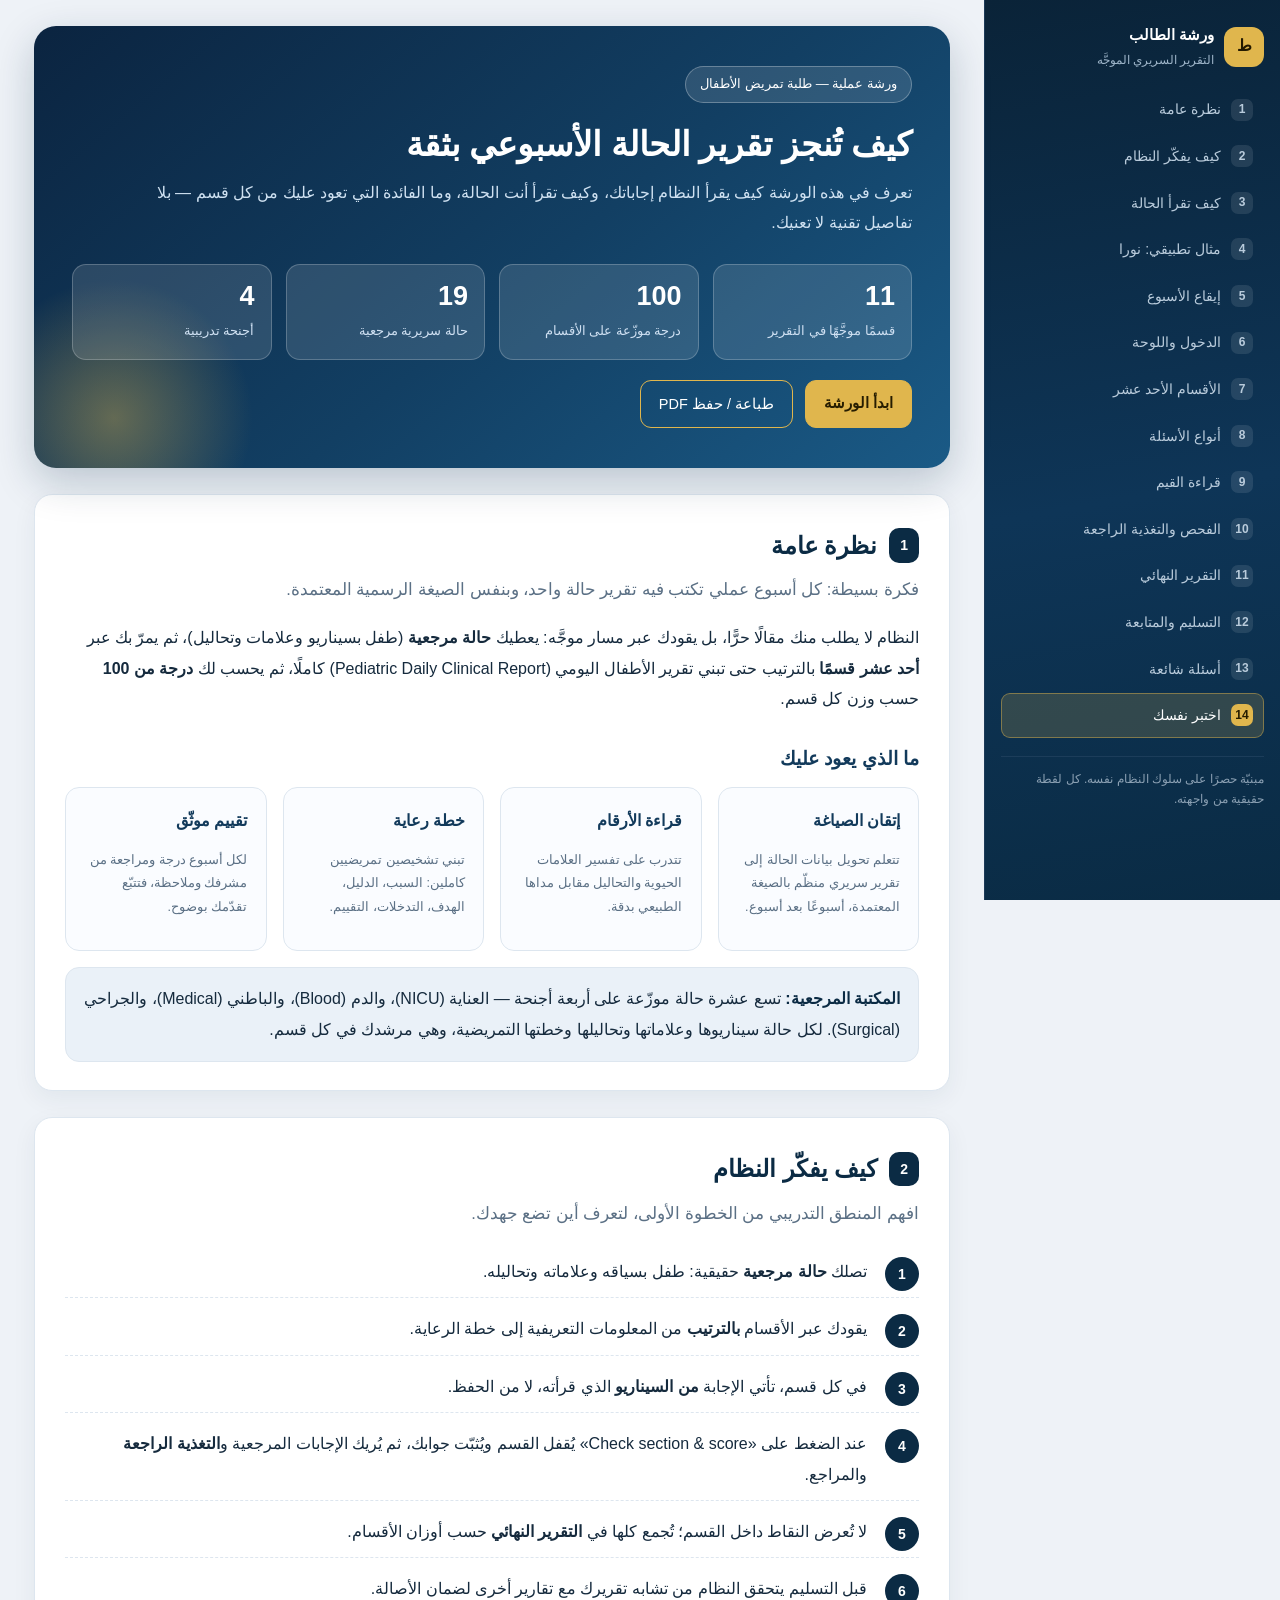
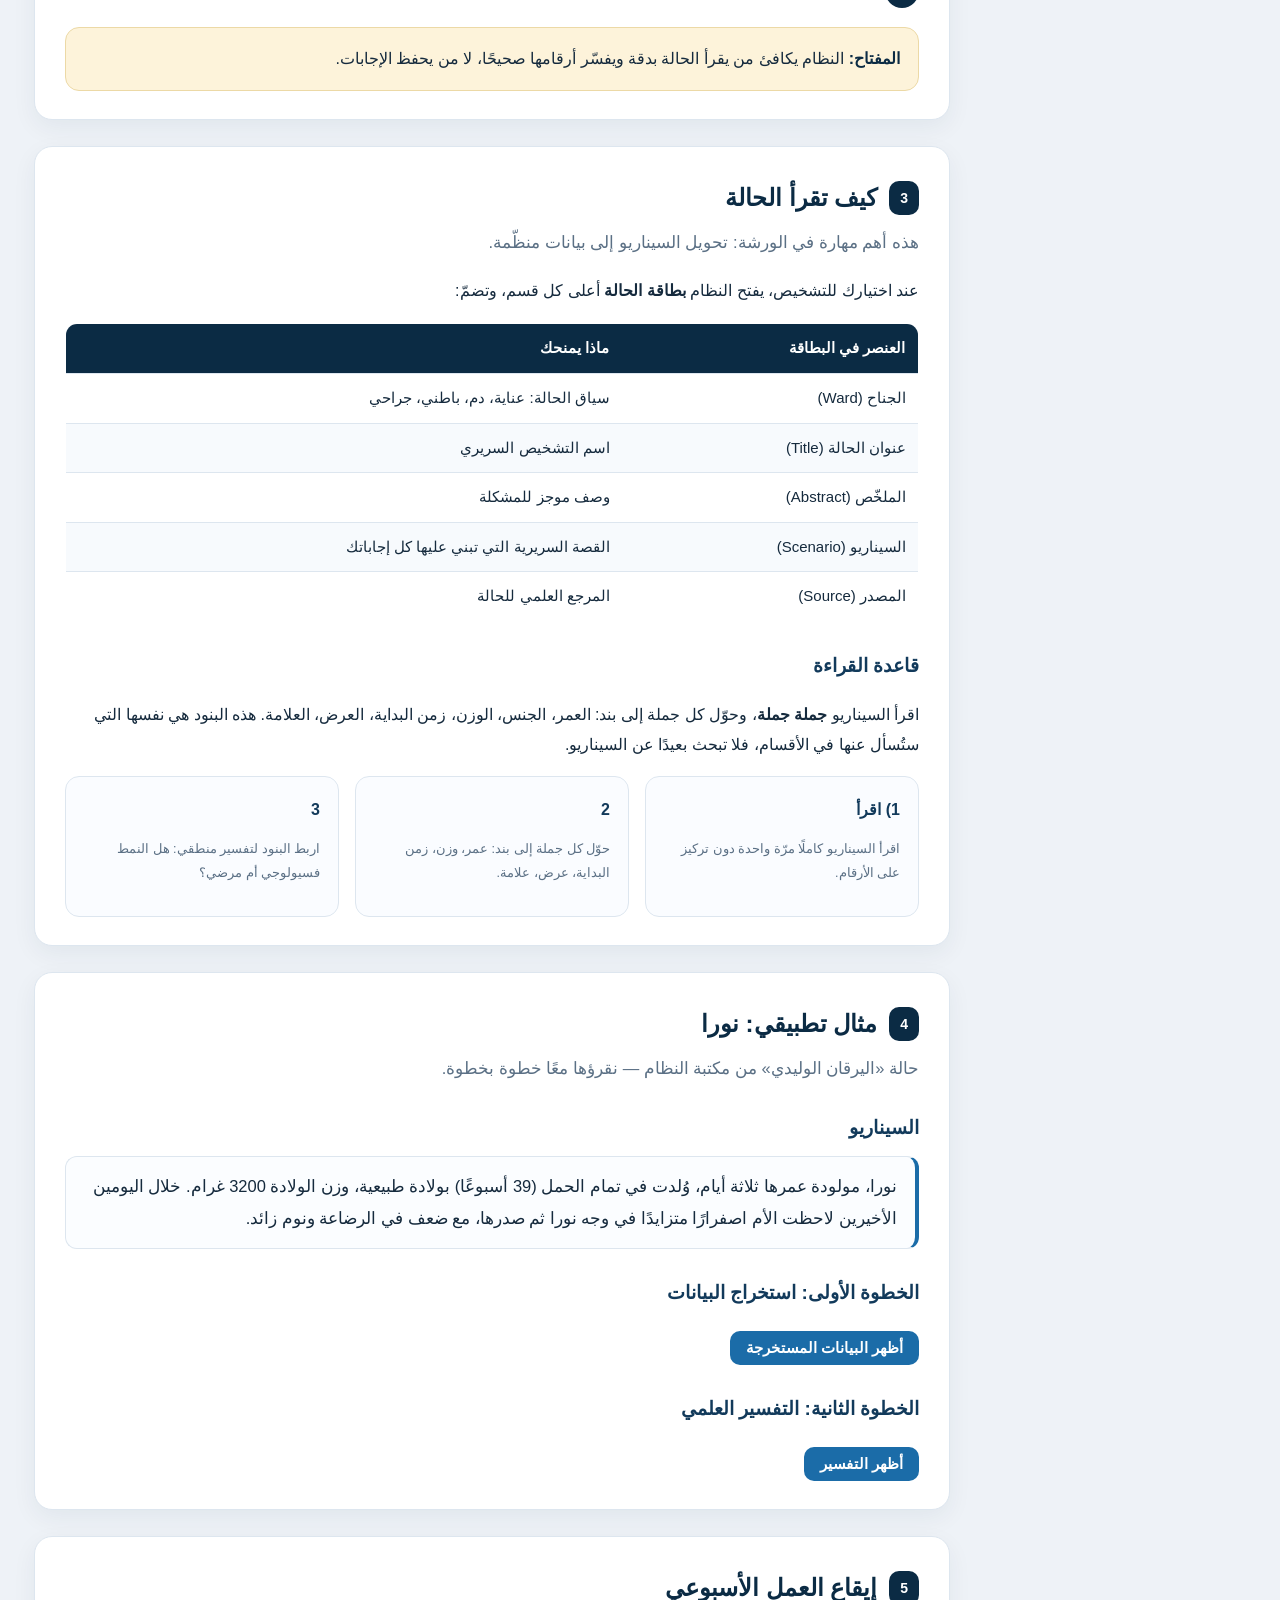
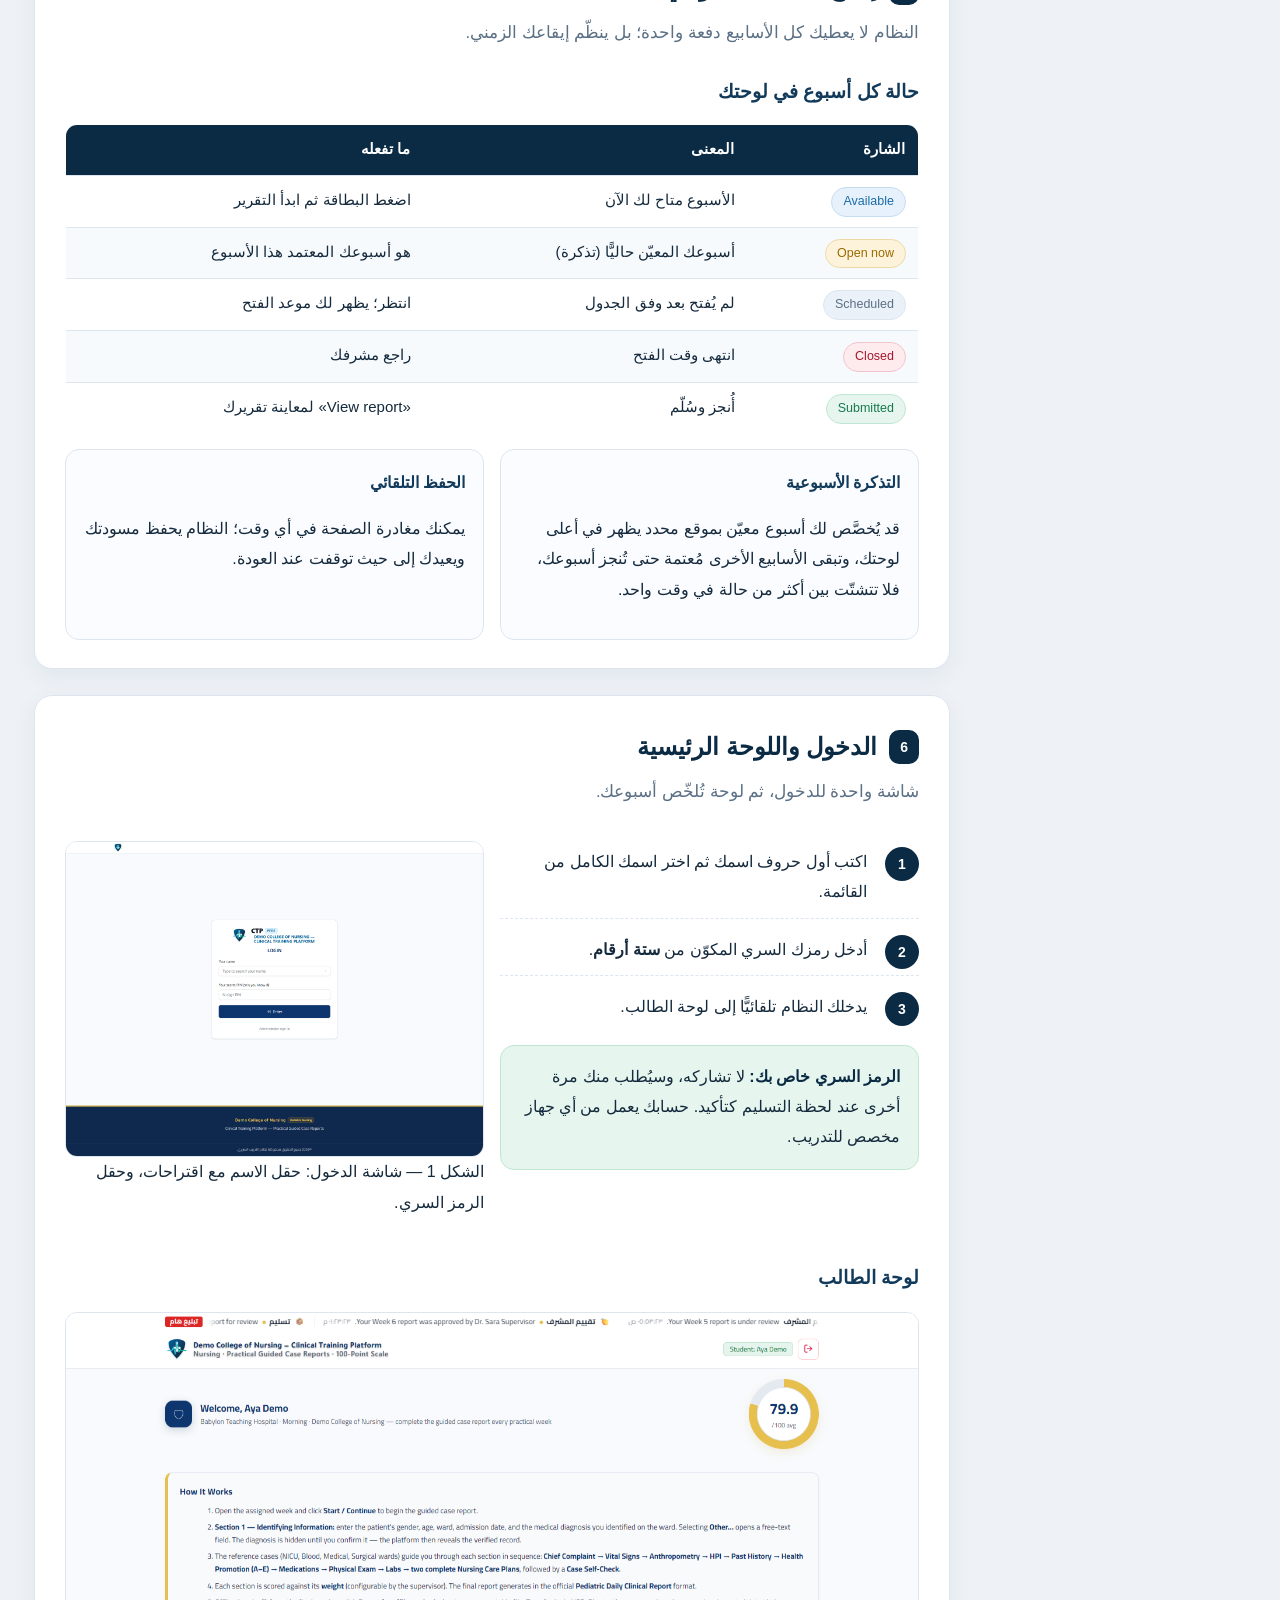
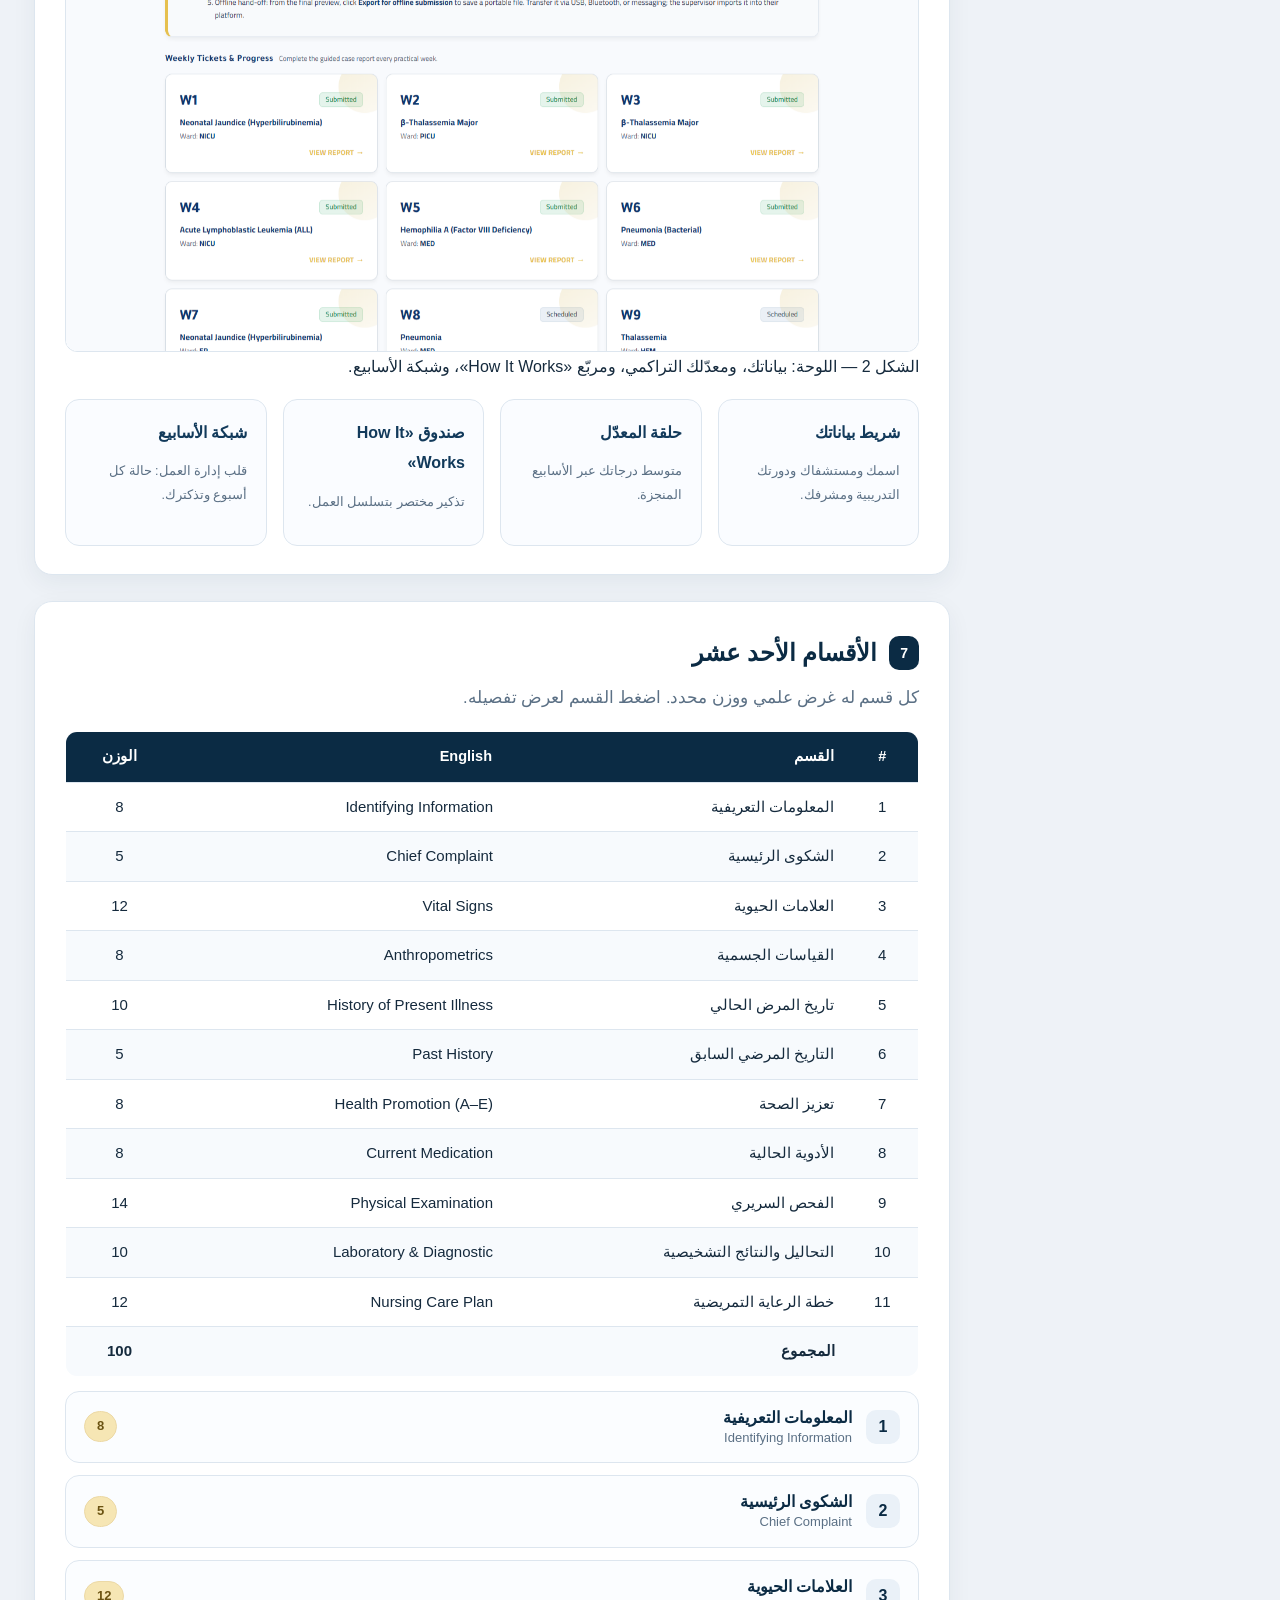
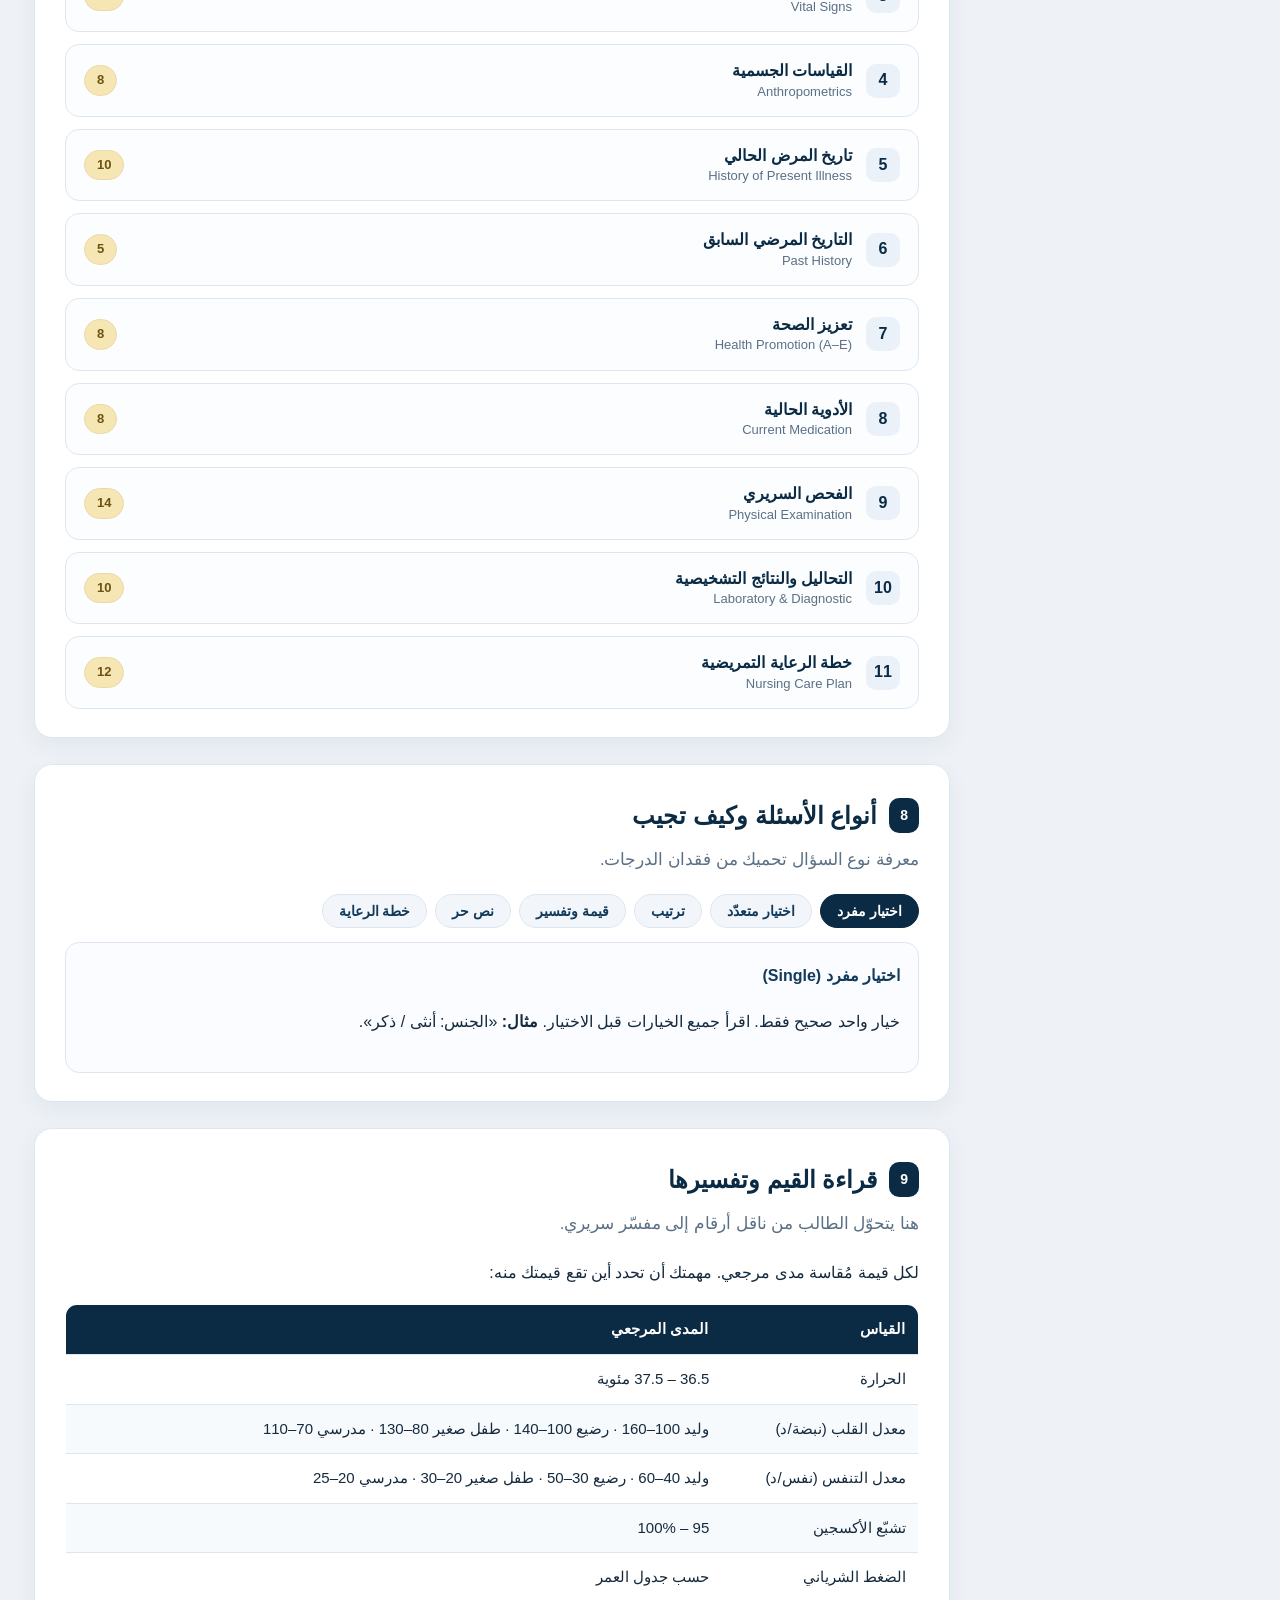
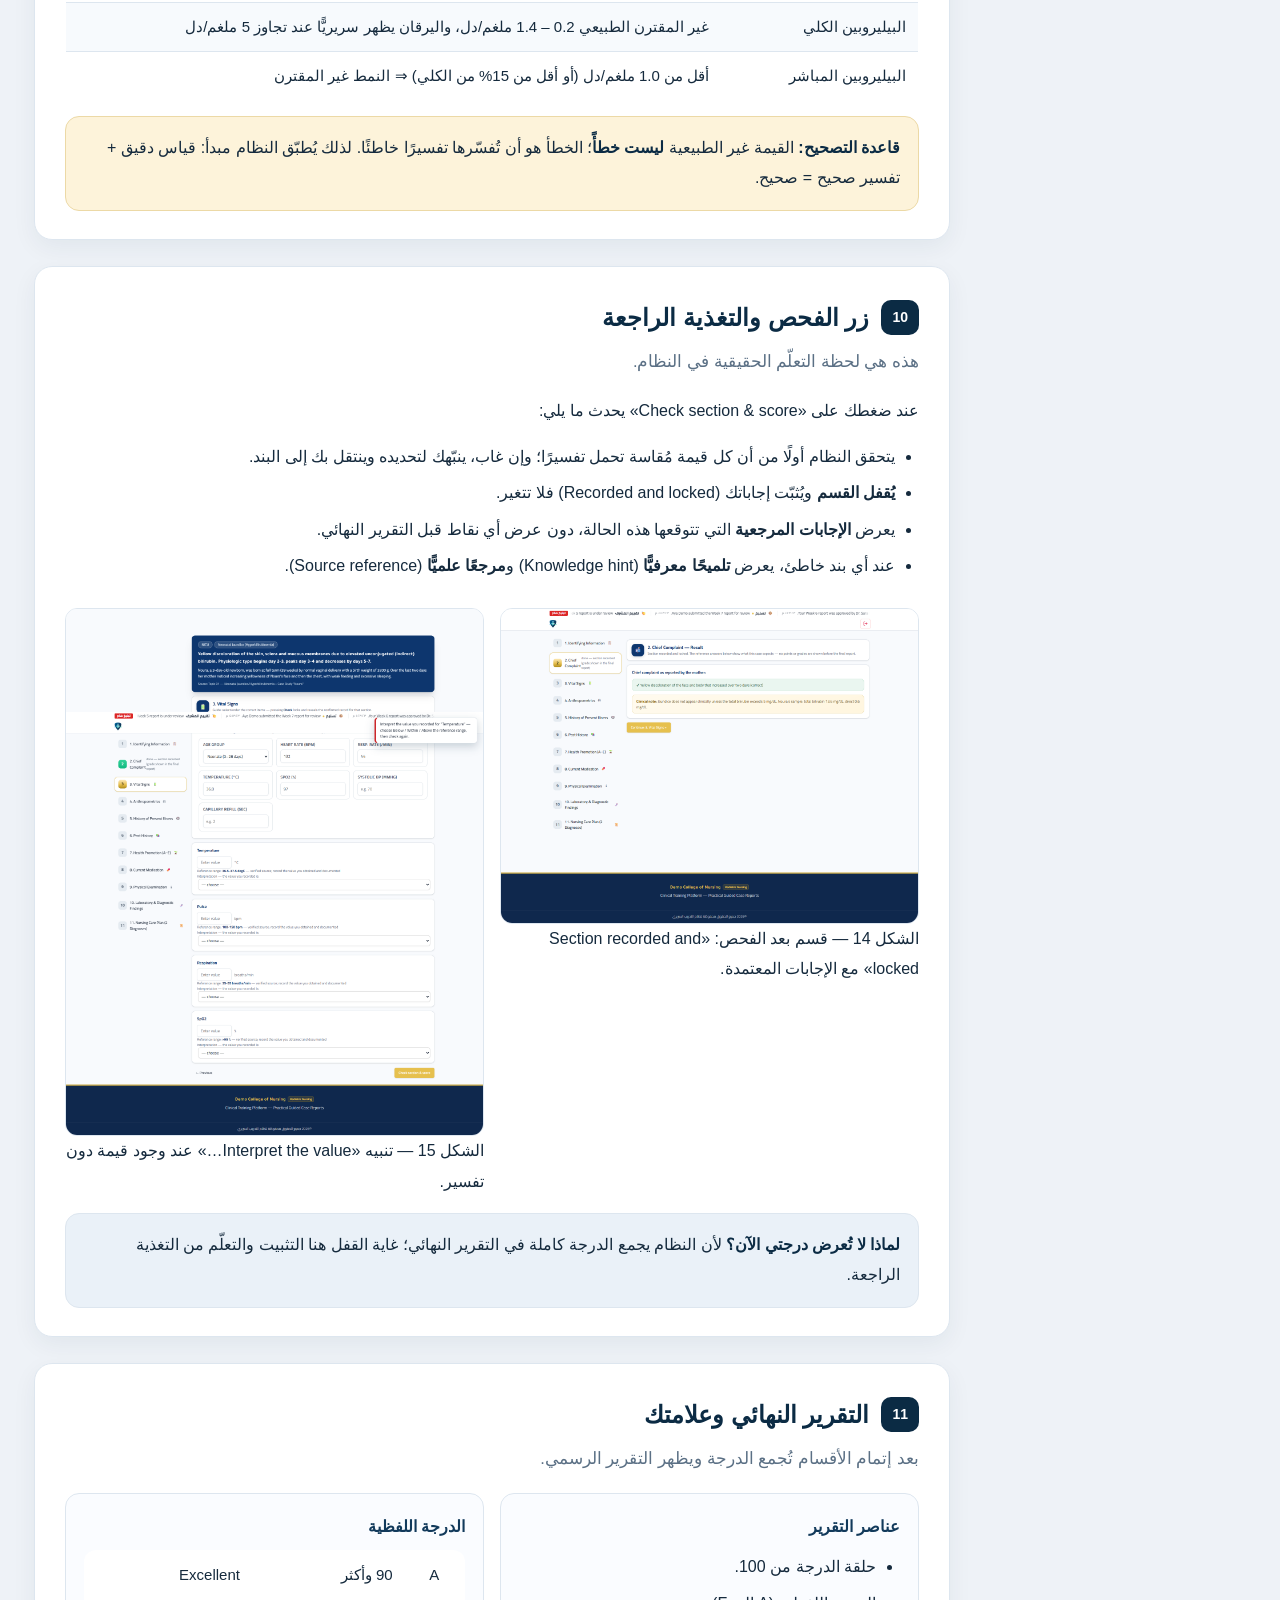
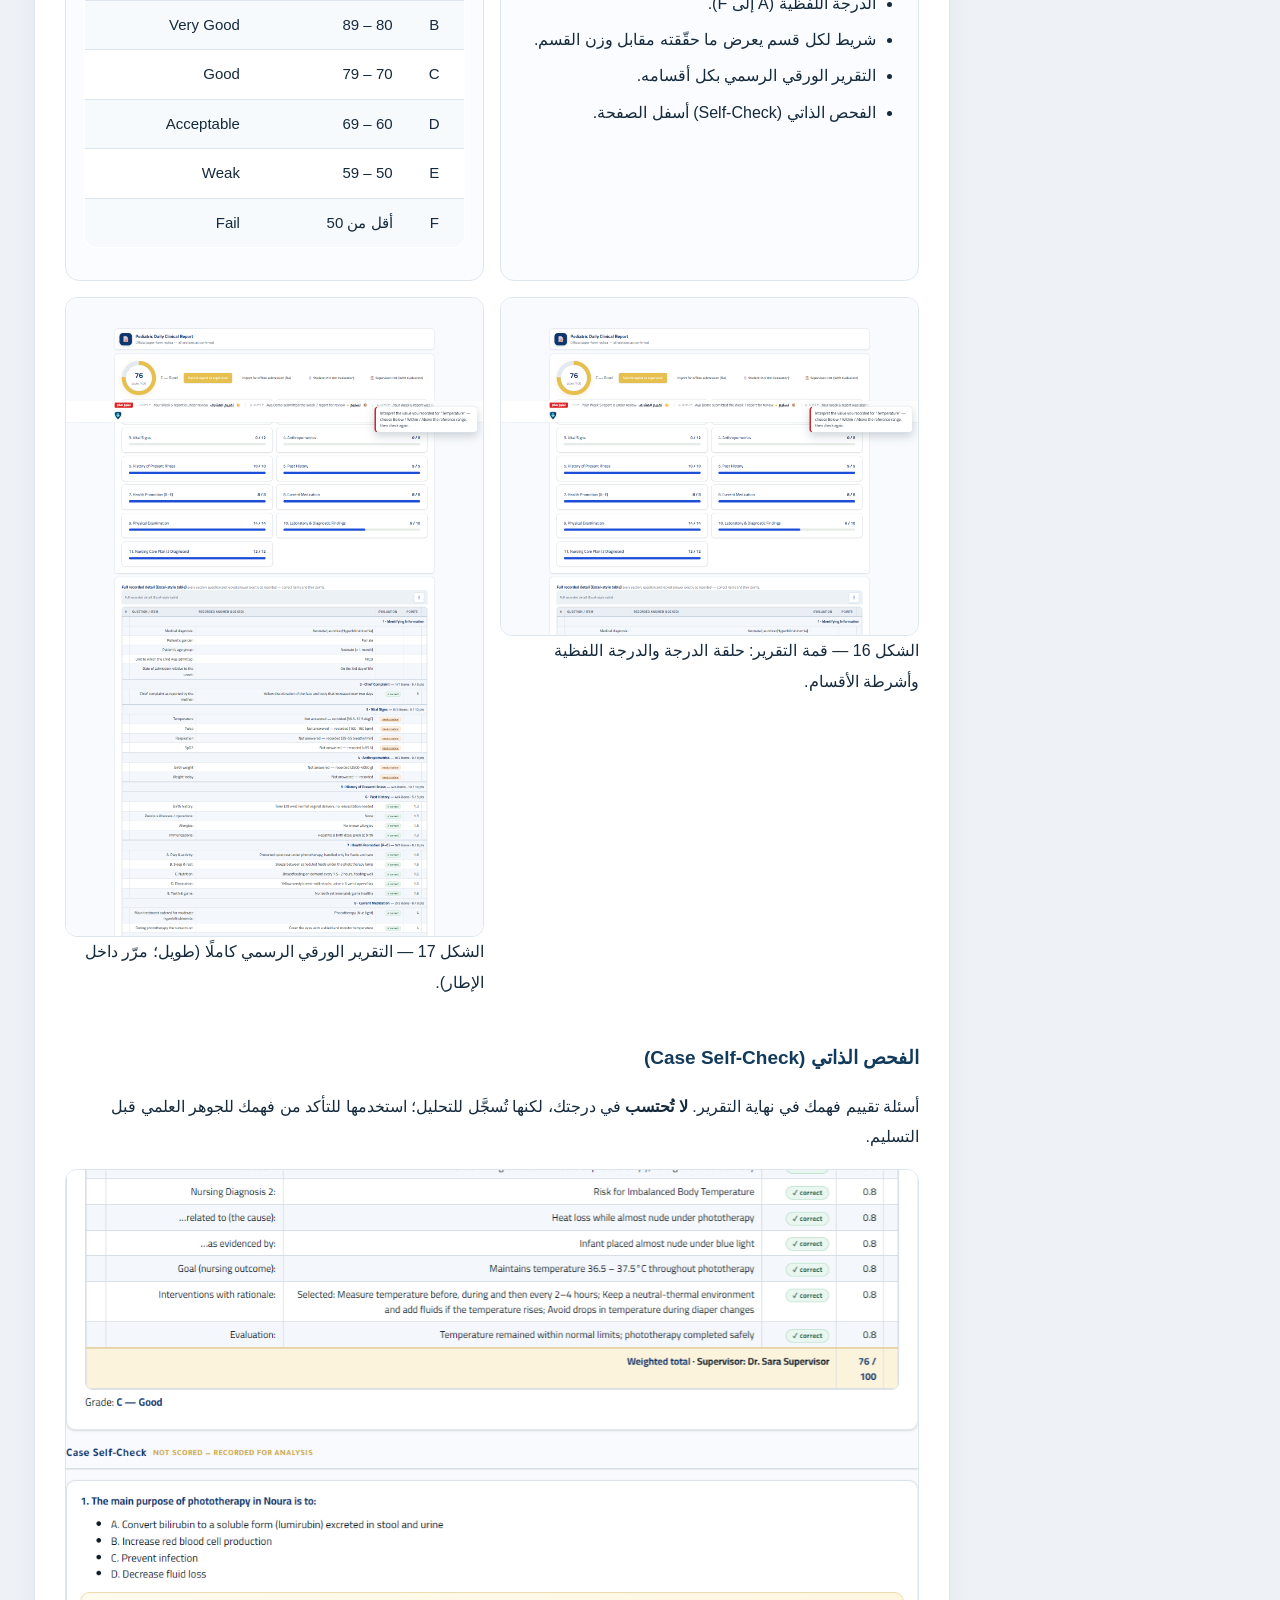
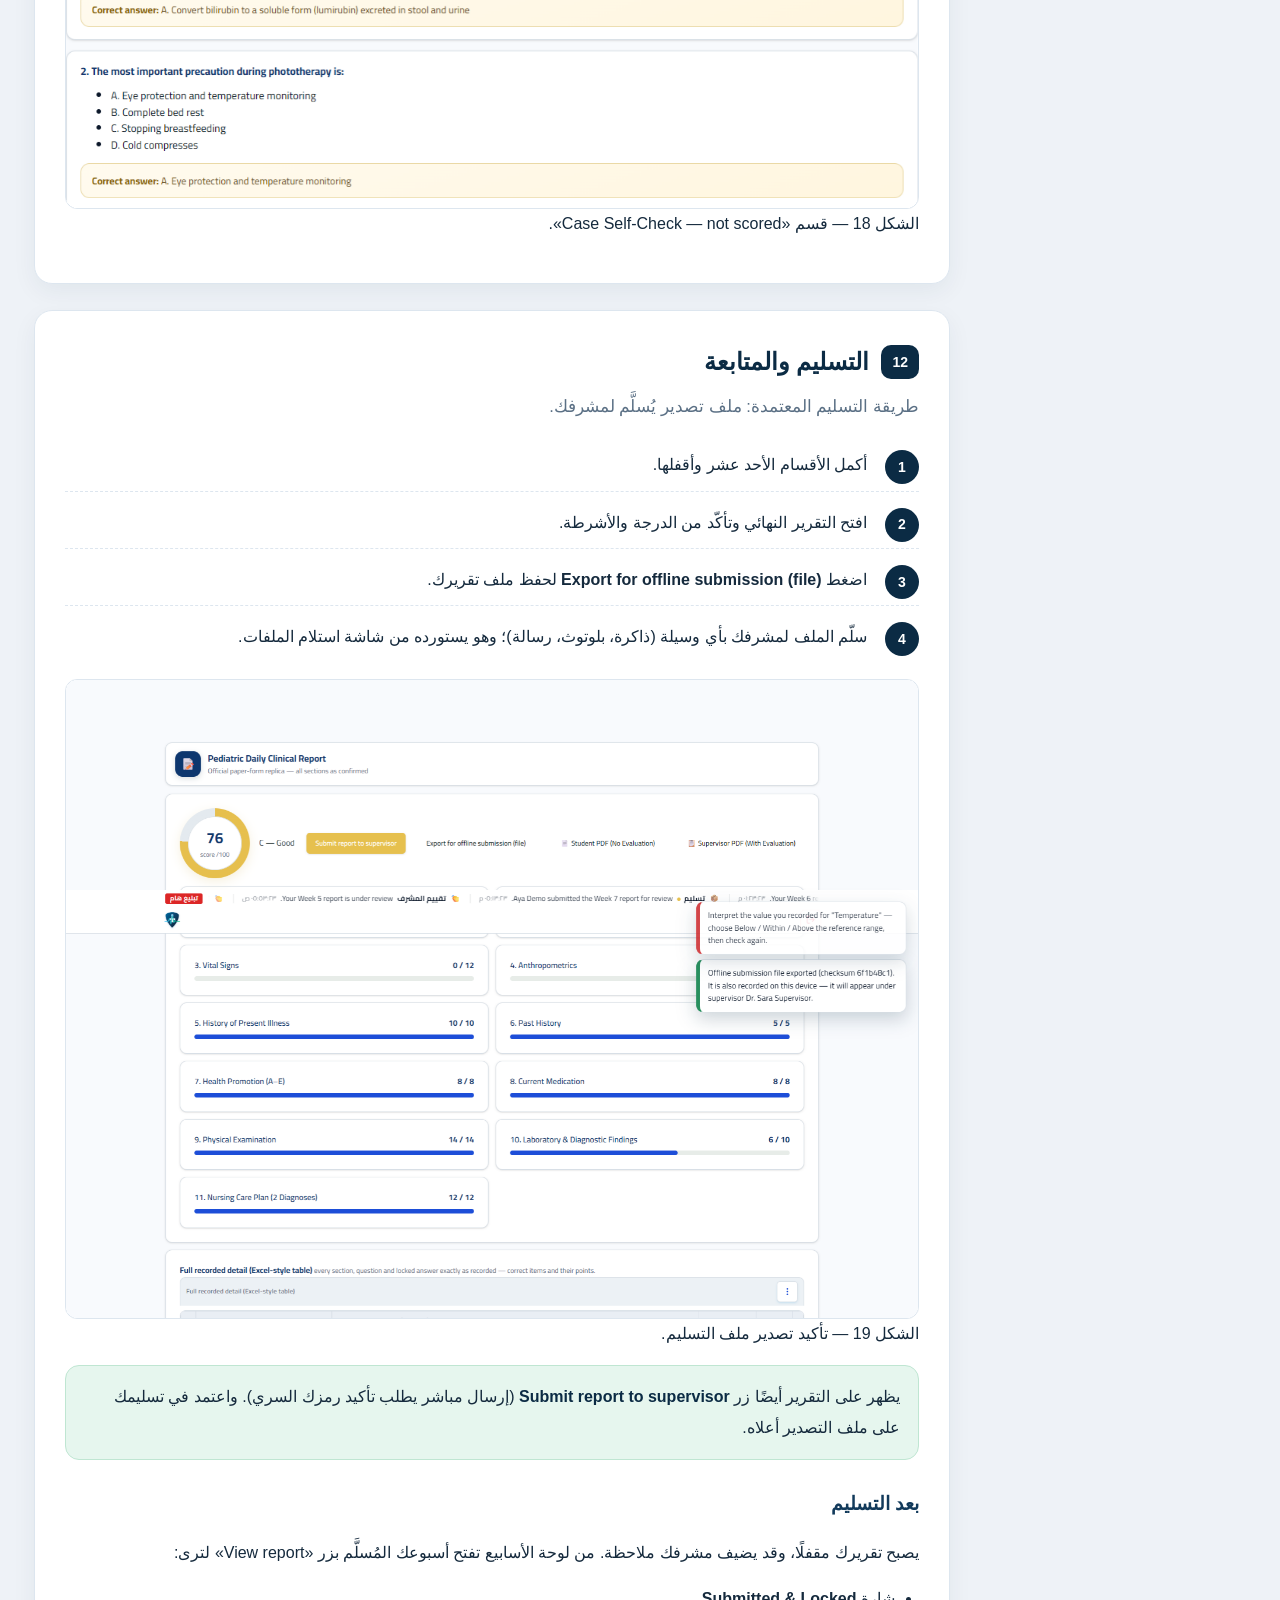
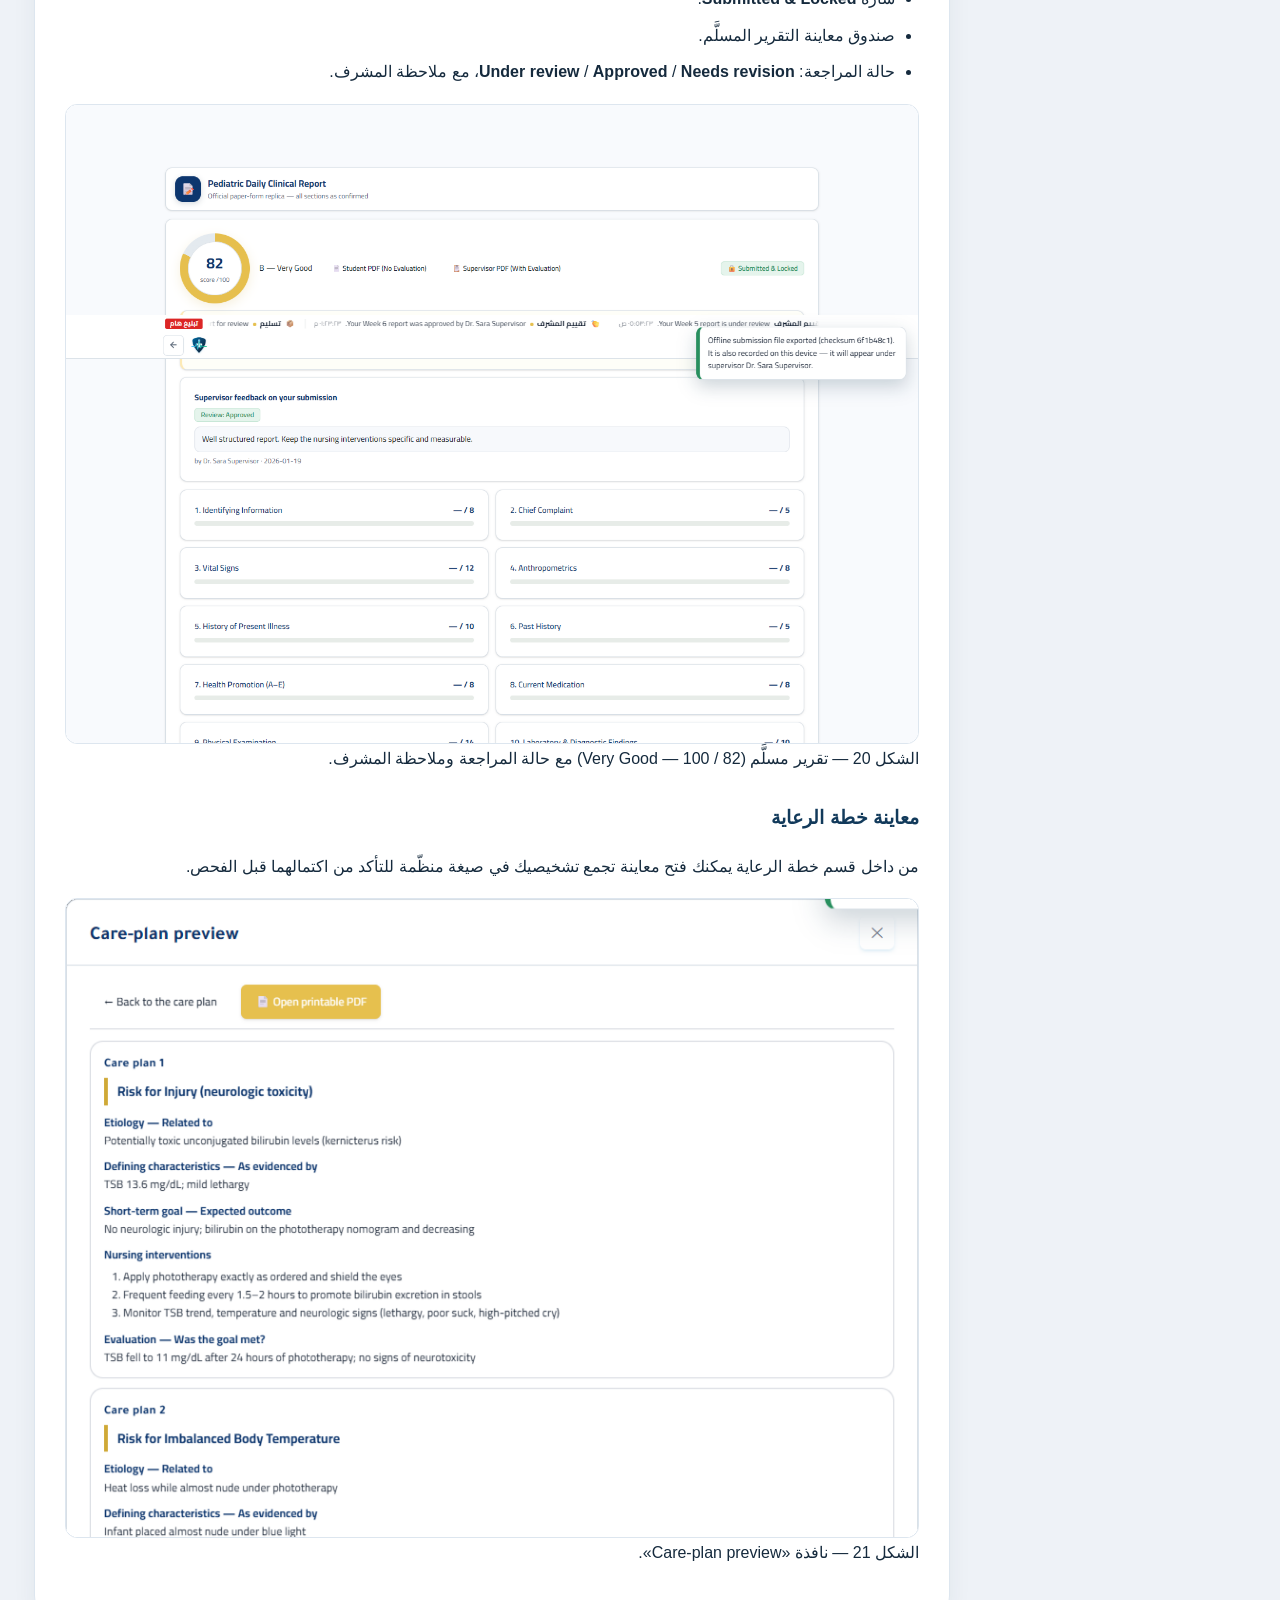
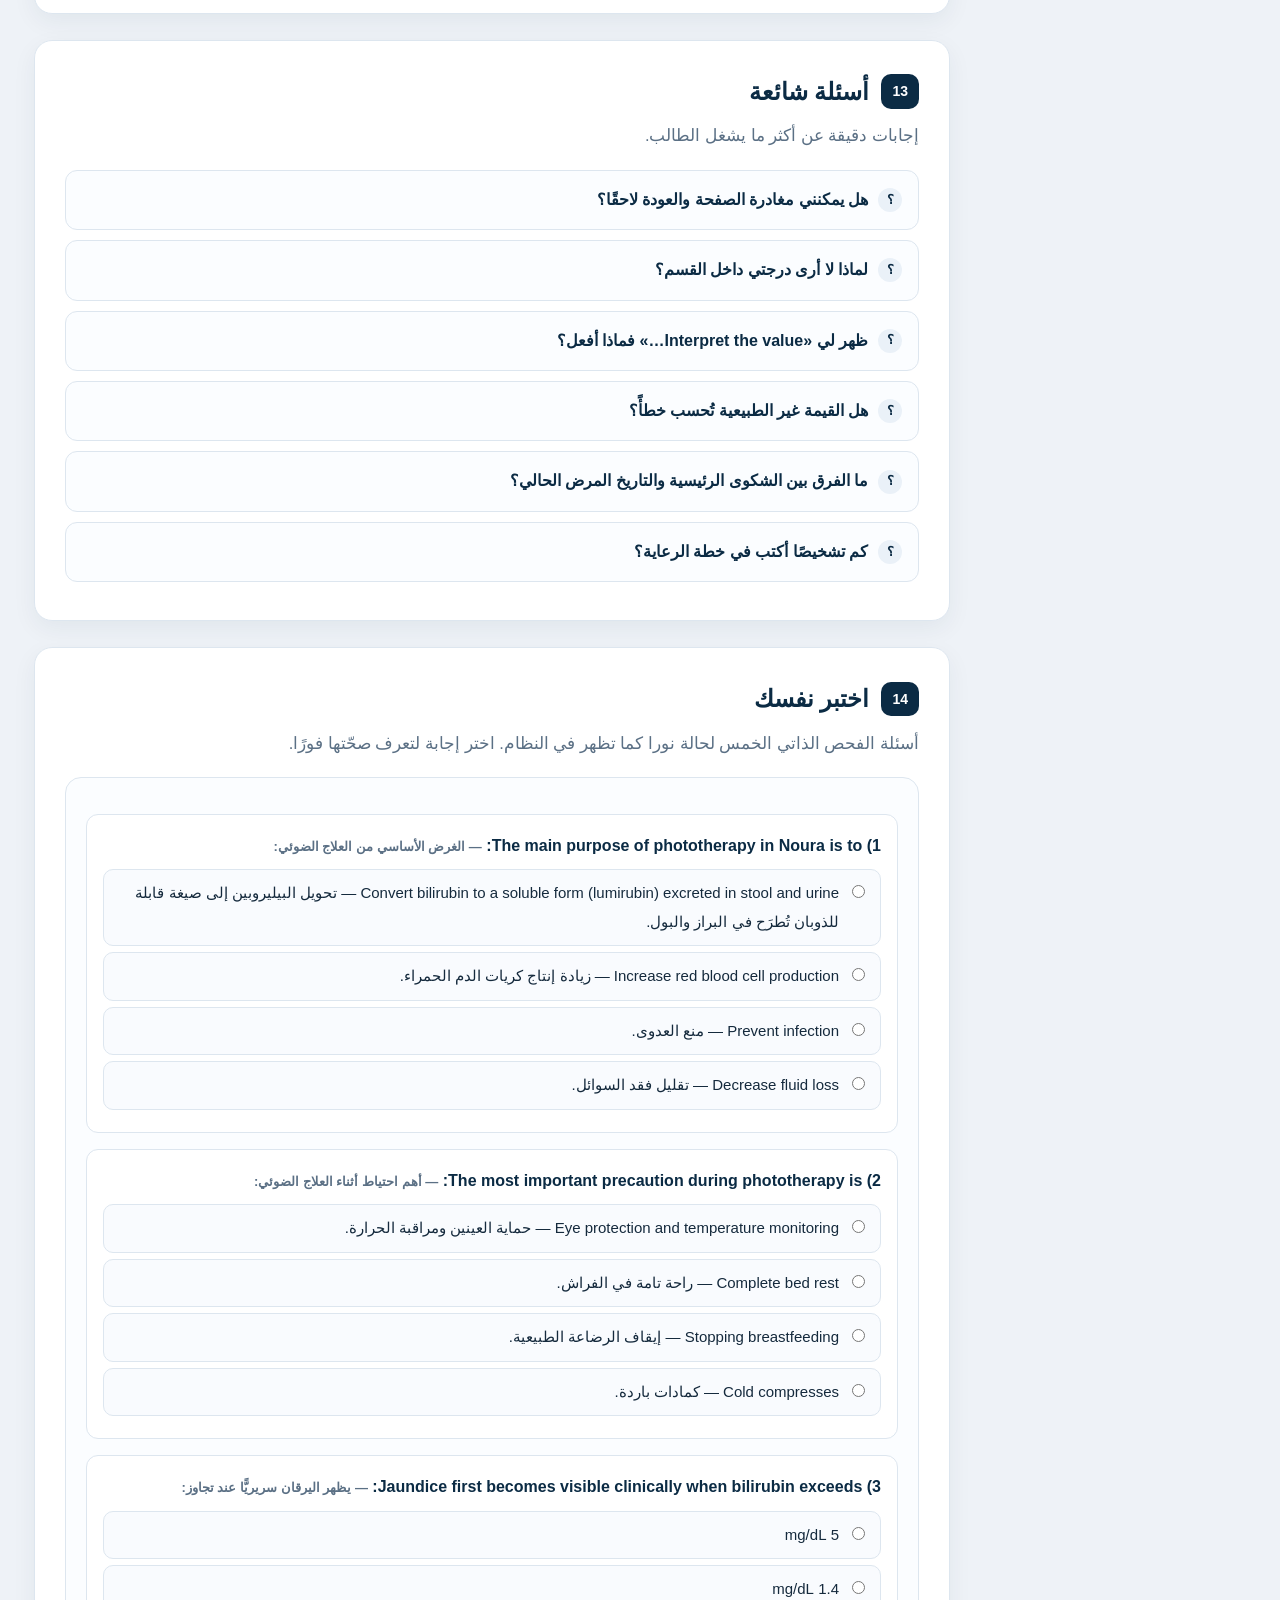
<file: workshop/index.html>
<!DOCTYPE html>
<html lang="ar" dir="rtl">
<head>
<meta charset="utf-8">
<meta name="viewport" content="width=device-width, initial-scale=1">
<title>ورشة تدريب لطلبة التمريض — التقرير السريري الموجَّه</title>
<style>
:root{
  --bg:#eef2f7; --panel:#ffffff; --ink:#152a3d; --mut:#5b7085; --line:#dde6ef;
  --navy:#0b2b44; --navy2:#123a5b; --blue:#1b6ca8; --gold:#e0b64d; --gold2:#f6e6b4;
  --ok:#18794e; --okb:#e6f6ee; --warn:#9a6a00; --warnb:#fdf3da; --err:#a3182e; --errb:#fdebed;
  --soft:#eaf1f8; --shadow:0 10px 30px rgba(11,43,68,.08);
}
*{box-sizing:border-box}
html{scroll-behavior:smooth}
body{margin:0;background:var(--bg);color:var(--ink);
  font-family:"Segoe UI",Tahoma,"Noto Naskh Arabic","Noto Kufi Arabic",Arial,sans-serif;
  line-height:1.9;font-size:16px;}
a{color:var(--blue)}
img{max-width:100%}
#progress{position:fixed;top:0;right:0;height:4px;width:0;background:linear-gradient(90deg,var(--blue),var(--gold));z-index:60;transition:width .1s}

.k{color:var(--mut);font-size:13px}
.shell{display:grid;grid-template-columns:296px 1fr;min-height:100vh}
aside.side{position:sticky;top:0;height:100vh;overflow-y:auto;background:linear-gradient(170deg,#0a2338,#0e3557 55%,#0a2b44);color:#c8d8e7;padding:22px 16px;border-left:1px solid #1c3a58}
.brand{display:flex;gap:10px;align-items:center;margin-bottom:16px}
.brand .dot{width:40px;height:40px;border-radius:12px;background:var(--gold);color:#241a00;display:flex;align-items:center;justify-content:center;font-weight:800;font-size:16px;flex:0 0 auto}
.brand b{color:#fff;font-size:14.5px;display:block}
.brand span{display:block;color:#9fb6ca;font-size:11.5px}
#nav{display:flex;flex-direction:column;gap:2px}
#nav a{display:flex;gap:10px;align-items:center;color:#b9cbdb;text-decoration:none;padding:8px 10px;border-radius:9px;font-size:14px;border:1px solid transparent;transition:.15s}
#nav a:hover{background:rgba(255,255,255,.07);color:#fff}
#nav a.active{background:rgba(224,182,77,.18);color:#fff;border-color:rgba(224,182,77,.45)}
#nav .n{width:22px;height:22px;border-radius:7px;background:rgba(255,255,255,.10);display:flex;align-items:center;justify-content:center;font-size:12px;font-weight:700;flex:0 0 auto}
  #nav a.active .n{background:var(--gold);color:#261d00}
  .side-foot{margin-top:18px;font-size:12px;color:#8ba0b3;border-top:1px solid #1c3d5a;padding-top:12px;line-height:1.7}
  .toc-btn{display:none}
@media(max-width:940px){
  .shell{grid-template-columns:1fr}
  aside.side{position:static;height:auto;max-height:0;overflow:hidden;padding:0 16px;border-left:0;transition:max-height .3s ease}
  aside.side.open{max-height:86vh;overflow-y:auto;padding:18px 16px}
  .toc-btn{display:inline-flex;align-items:center;gap:8px;cursor:pointer;font-family:inherit;font-size:15px;font-weight:700;color:#fff;background:var(--navy);border:1px solid var(--navy);border-radius:12px;padding:10px 16px;margin-bottom:14px}
  .toc-btn:hover{background:var(--navy2)}
}

main{padding:26px 34px 90px;min-width:0}
.wrap{max-width:1140px;margin:0 auto}

/* hero */
.hero{background:linear-gradient(140deg,#0b2440,#123f63 55%,#1a5a86);color:#fff;border-radius:22px;padding:40px 38px;position:relative;overflow:hidden;box-shadow:0 14px 40px rgba(11,43,68,.22)}
.hero:after{content:"";position:absolute;left:-60px;bottom:-90px;width:280px;height:280px;border-radius:50%;background:radial-gradient(circle,rgba(224,182,77,.4),transparent 70%);pointer-events:none}
.hero .kicker{display:inline-flex;gap:8px;align-items:center;background:rgba(255,255,255,.12);border:1px solid rgba(255,255,255,.28);border-radius:999px;padding:5px 14px;font-size:13px}
.hero h1{margin:16px 0 8px;font-size:34px;line-height:1.5}
.hero p{margin:6px 0;color:#cfe1f1;max-width:780px}
.hero .cta{margin-top:20px;display:flex;gap:12px;flex-wrap:wrap}
.btn{cursor:pointer;border:1px solid var(--gold);background:transparent;color:#fff;border-radius:11px;padding:9px 18px;font-size:14.5px;font-family:inherit;display:inline-flex;gap:8px;align-items:center;text-decoration:none}
.hero .btn.primary{background:var(--gold);color:#261d00;font-weight:700}
.stats{display:grid;grid-template-columns:repeat(4,1fr);gap:14px;margin-top:26px;position:relative;z-index:2}
.stat{background:rgba(255,255,255,.12);border:1px solid rgba(255,255,255,.22);border-radius:14px;padding:14px 16px}
.stat b{display:block;font-size:27px;color:#fff;line-height:1.3;font-variant-numeric:tabular-nums}
.stat span{color:#cfe0f2;font-size:13px}

section.card{background:var(--panel);border:1px solid var(--line);border-radius:18px;padding:28px 30px;margin-top:26px;box-shadow:0 8px 24px rgba(11,43,68,.06);scroll-margin-top:24px}
section.card>h2{margin:0 0 4px;color:var(--navy);font-size:24px;display:flex;align-items:center;gap:12px}
section.card>h2 .idx{background:var(--navy);color:#fff;border-radius:10px;font-size:14px;padding:4px 11px;font-weight:700;flex:0 0 auto}
p.lead{color:var(--mut);margin:6px 0 18px;font-size:16.5px}
h3{color:var(--navy2);font-size:19px;margin:26px 0 10px}
h4{color:var(--navy2);font-size:16px;margin:18px 0 8px}
ul,ol{margin:10px 0;padding-inline-start:24px}
li{margin:6px 0}
code{background:var(--soft);border:1px solid var(--line);border-radius:7px;padding:1px 8px;font-size:14px;direction:ltr;display:inline-block}
.grid{display:grid;gap:16px}
.g2{grid-template-columns:1fr 1fr}
.g3{grid-template-columns:repeat(3,1fr)}
.g4{grid-template-columns:repeat(4,1fr)}
@media(max-width:980px){.g2,.g3,.g4{grid-template-columns:1fr 1fr}}
@media(max-width:640px){.g2,.g3,.g4{grid-template-columns:1fr}}
.tile{background:#fafcff;border:1px solid var(--line);border-radius:14px;padding:18px}
.tile h4{margin-top:0}
.tile .k{font-size:12.5px;color:var(--mut)}
.note{background:var(--soft);border:1px solid var(--line);border-radius:14px;padding:16px 18px}
.note.ok{background:var(--okb);border-color:#bfe6d2}
.note.warn{background:var(--warnb);border-color:#ecd9a6}
.note.err{background:var(--errb);border-color:#f3c4cd}
.note b{color:var(--navy)}

table{width:100%;border-collapse:collapse;margin:14px 0;font-size:15px;background:#fff;border:1px solid var(--line);border-radius:12px;overflow:hidden}
thead th{background:var(--navy);color:#fff;text-align:start;padding:11px 13px;font-weight:600;font-size:14.5px}
tbody td{border-top:1px solid var(--line);padding:10px 12px;vertical-align:top}
tbody tr:nth-child(even){background:#f7fafd}
td.num,th.num{text-align:center;white-space:nowrap}
.badge{display:inline-block;border-radius:999px;padding:2px 11px;font-size:12.5px;border:1px solid;white-space:nowrap}
.b-ok{background:var(--okb);border-color:#bfe6d2;color:var(--ok)}
.b-warn{background:var(--warnb);border-color:#ecd9a6;color:var(--warn)}
.b-err{background:var(--errb);border-color:#f3c4cd;color:var(--err)}
.b-mut{background:var(--soft);border-color:var(--line);color:var(--mut)}
.b-blue{background:#e7f1fb;border-color:#c4dcf3;color:var(--blue)}

.steps{counter-reset:s;list-style:none;padding:0;margin:12px 0}
.steps>li{counter-increment:s;position:relative;padding:10px 52px 10px 0;border-bottom:1px dashed var(--line)}
.steps>li:last-child{border-bottom:0}
.steps>li:before{content:counter(s);position:absolute;right:0;top:10px;width:34px;height:34px;border-radius:50%;background:var(--navy);color:#fff;display:flex;align-items:center;justify-content:center;font-weight:700;font-size:14px}

.sec-list{display:grid;gap:12px;margin-top:8px}
details.sec{border:1px solid var(--line);border-radius:14px;background:#fbfdff;overflow:hidden}
details.sec[open]{box-shadow:0 8px 22px rgba(11,43,68,.08)}
details.sec>summary{cursor:pointer;list-style:none;padding:15px 18px;display:flex;align-items:center;gap:14px;font-weight:700;color:var(--navy)}
details.sec>summary::-webkit-details-marker{display:none}
details.sec>summary .num{width:34px;height:34px;border-radius:10px;background:var(--soft);color:var(--navy);display:flex;align-items:center;justify-content:center;font-weight:800;flex:0 0 auto}
details.sec>summary .tt{display:flex;flex-direction:column;line-height:1.4}
details.sec>summary .en{color:var(--mut);font-weight:500;font-size:13px}
details.sec>summary .w{margin-inline-start:auto;background:var(--gold2);border:1px solid #ecd9a6;color:#6b5312;border-radius:999px;padding:2px 12px;font-size:13px;font-weight:700;white-space:nowrap}
details.sec .body{padding:6px 18px 20px;border-top:1px solid var(--line);background:#fff}

.tabs{display:flex;gap:8px;flex-wrap:wrap;margin:14px 0}
.tab{cursor:pointer;border:1px solid var(--line);background:#f2f6fa;border-radius:999px;padding:8px 16px;font-size:14px;font-family:inherit;color:var(--navy2);font-weight:600}
.tab.on{background:var(--navy);color:#fff;border-color:var(--navy)}
.tabpanes>.tp{display:none}
.tabpanes>.tp.on{display:block;animation:fade .3s ease}

.shot{margin:16px 0}
.shotbox{max-height:640px;overflow:auto;border:1px solid var(--line);border-radius:12px;background:#fff}
.shotbox img{display:block;width:100%}
.shot img.zoom{display:block;width:100%;border:1px solid var(--line);border-radius:12px;background:#fff;cursor:zoom-in;transition:.2s}
.shot img.zoom:hover{box-shadow:0 6px 22px rgba(11,43,68,.18)}
.cap{font-size:12.8px;color:var(--mut);margin-top:7px}

.reveal-btn{cursor:pointer;background:var(--blue);color:#fff;border:none;border-radius:10px;padding:9px 16px;font-size:14.5px;font-family:inherit;font-weight:600;margin-top:10px}
.reveal-btn.ghost{background:#eef4fb;color:var(--navy2);border:1px solid var(--line)}
.reveal{display:none;margin-top:12px;border:1px dashed #bcd2e6;background:#f7fbff;border-radius:12px;padding:14px 16px}
.reveal.on{display:block;animation:fade .35s ease}
@keyframes fade{from{opacity:0;transform:translateY(6px)}to{opacity:1;transform:none}}
.scenario{background:#fbfdff;border:1px solid var(--line);border-right:4px solid var(--blue);border-radius:12px;padding:14px 18px;font-size:16.5px}

.quiz{border:1px solid var(--line);border-radius:16px;padding:20px;background:#fbfdff}
.q{margin:16px 0;padding:16px;border:1px solid var(--line);border-radius:12px;background:#fff}
.q .qt{font-weight:700;color:var(--navy);margin-bottom:8px}
.opt{display:flex;gap:8px;align-items:flex-start;padding:9px 12px;border:1px solid var(--line);border-radius:10px;margin:6px 0;cursor:pointer;background:#f9fbfe;font-size:15px}
.opt:hover{background:#eef4fb}
.opt input{margin-top:6px}
.opt.pick-ok{background:var(--okb);border-color:#bfe6d2}
.opt.pick-bad{background:var(--errb);border-color:#f3c4cd}
.q .expl{display:none;margin-top:8px;border-top:1px dashed var(--line);padding-top:8px;color:var(--navy2);font-size:14.5px}
.q.done .expl{display:block}
.quizbar{display:flex;gap:12px;align-items:center;flex-wrap:wrap;margin-top:16px}
.scorebig{font-size:20px;font-weight:800;color:var(--navy)}

.faq{border:1px solid var(--line);border-radius:12px;overflow:hidden;margin:10px 0;background:#fbfdff}
.faq>summary{cursor:pointer;list-style:none;padding:14px 16px;font-weight:700;color:var(--navy);display:flex;gap:10px;align-items:center}
.faq>summary::-webkit-details-marker{display:none}
.faq>summary:before{content:"؟";width:24px;height:24px;border-radius:50%;background:var(--soft);color:var(--navy);display:flex;align-items:center;justify-content:center;font-size:13px;font-weight:800;flex:0 0 auto}
.faq[open]>summary:before{background:var(--navy);color:#fff}
.faq .a{padding:0 16px 16px;color:#2c4055}

.kv{display:grid;grid-template-columns:auto 1fr;gap:5px 16px;font-size:15px}
footer{margin-top:30px;color:var(--mut);font-size:13.5px;text-align:center;border-top:1px solid var(--line);padding-top:18px}

#lb{position:fixed;inset:0;background:rgba(5,18,32,.9);display:none;z-index:60;padding:34px;overflow:auto}
#lb.on{display:block}
#lb img{max-width:1120px;width:100%;margin:0 auto;display:block;border-radius:12px;border:1px solid #2b4a68}
#lb .x{position:fixed;top:18px;left:18px;background:#fff;border:none;border-radius:10px;padding:8px 15px;cursor:pointer;font-size:15px;font-weight:700;color:var(--navy)}

@media(max-width:940px){
  main{padding:18px 18px 80px}
  .stats{grid-template-columns:1fr 1fr}
  .hero{padding:30px 24px}.hero h1{font-size:27px}
  #wrapbody nav .n{display:none}
}
@media(max-width:760px){
  .stats{grid-template-columns:1fr 1fr}
  section.card{padding:20px 18px}
}
@media print{
  .side{display:none}main{padding:0}
  section.card{break-inside:avoid;box-shadow:none}
  .shotbox{max-height:none;overflow:visible}
  .tabpanes>.tp{display:block!important}
  .reveal{display:block!important}
  #lb{display:none}
}
</style>
</head>
<body>
<div id="progress"></div>

<div class="shell">

  <!-- ============ SIDEBAR ============ -->
  <aside class="side">
    <div class="brand">
      <div class="dot">ط</div>
      <div><b>ورشة الطالب</b><span>التقرير السريري الموجَّه</span></div>
    </div>
    <nav id="nav">
      <a href="#overview"><span class="n">1</span> نظرة عامة</a>
      <a href="#logic"><span class="n">2</span> كيف يفكّر النظام</a>
      <a href="#read"><span class="n">3</span> كيف تقرأ الحالة</a>
      <a href="#example"><span class="n">4</span> مثال تطبيقي: نورا</a>
      <a href="#weekly"><span class="n">5</span> إيقاع الأسبوع</a>
      <a href="#access"><span class="n">6</span> الدخول واللوحة</a>
      <a href="#secs"><span class="n">7</span> الأقسام الأحد عشر</a>
      <a href="#types"><span class="n">8</span> أنواع الأسئلة</a>
      <a href="#values"><span class="n">9</span> قراءة القيم</a>
      <a href="#check"><span class="n">10</span> الفحص والتغذية الراجعة</a>
      <a href="#report"><span class="n">11</span> التقرير النهائي</a>
      <a href="#handoff"><span class="n">12</span> التسليم والمتابعة</a>
      <a href="#faq"><span class="n">13</span> أسئلة شائعة</a>
      <a href="#quiz"><span class="n">14</span> اختبر نفسك</a>
    </nav>
    <div class="side-foot">مبنيّة حصرًا على سلوك النظام نفسه. كل لقطة حقيقية من واجهته.</div>
  </aside>

  <!-- ============ MAIN ============ -->
  <main><div class="wrap">
    <button class="toc-btn" id="tocBtn" type="button" aria-expanded="false" aria-controls="nav">إظهار قائمة المحتويات</button>

    <header class="hero">
      <span class="kicker">ورشة عملية — طلبة تمريض الأطفال</span>
      <h1>كيف تُنجز تقرير الحالة الأسبوعي بثقة</h1>
      <p>تعرف في هذه الورشة كيف يقرأ النظام إجاباتك، وكيف تقرأ أنت الحالة، وما الفائدة التي تعود عليك من كل قسم — بلا تفاصيل تقنية لا تعنيك.</p>
      <div class="stats">
        <div class="stat"><b data-count="11">0</b><span>قسمًا موجَّهًا في التقرير</span></div>
        <div class="stat"><b data-count="100">0</b><span>درجة موزّعة على الأقسام</span></div>
        <div class="stat"><b data-count="19">0</b><span>حالة سريرية مرجعية</span></div>
        <div class="stat"><b data-count="4">0</b><span>أجنحة تدريبية</span></div>
      </div>
      <div class="cta">
        <a class="btn primary" href="#logic">ابدأ الورشة</a>
        <button class="btn" onclick="window.print()">طباعة / حفظ PDF</button>
      </div>
    </header>

    <!-- ============ 1. OVERVIEW ============ -->
    <section class="card" id="overview">
      <h2><span class="idx">1</span> نظرة عامة</h2>
      <p class="lead">فكرة بسيطة: كل أسبوع عملي تكتب فيه تقرير حالة واحد، وبنفس الصيغة الرسمية المعتمدة.</p>
      <p>النظام لا يطلب منك مقالًا حرًّا، بل يقودك عبر مسار موجَّه: يعطيك <b>حالة مرجعية</b> (طفل بسيناريو وعلامات وتحاليل)، ثم يمرّ بك عبر <b>أحد عشر قسمًا</b> بالترتيب حتى تبني تقرير الأطفال اليومي (Pediatric Daily Clinical Report) كاملًا، ثم يحسب لك <b>درجة من 100</b> حسب وزن كل قسم.</p>
      <h3>ما الذي يعود عليك</h3>
      <div class="grid g4">
        <div class="tile"><h4>إتقان الصياغة</h4><p class="k">تتعلم تحويل بيانات الحالة إلى تقرير سريري منظّم بالصيغة المعتمدة، أسبوعًا بعد أسبوع.</p></div>
        <div class="tile"><h4>قراءة الأرقام</h4><p class="k">تتدرب على تفسير العلامات الحيوية والتحاليل مقابل مداها الطبيعي بدقة.</p></div>
        <div class="tile"><h4>خطة رعاية</h4><p class="k">تبني تشخيصين تمريضيين كاملين: السبب، الدليل، الهدف، التدخلات، التقييم.</p></div>
        <div class="tile"><h4>تقييم موثّق</h4><p class="k">لكل أسبوع درجة ومراجعة من مشرفك وملاحظة، فتتبّع تقدّمك بوضوح.</p></div>
      </div>
      <div class="note" style="margin-top:16px"><b>المكتبة المرجعية:</b> تسع عشرة حالة موزّعة على أربعة أجنحة — العناية (NICU)، والدم (Blood)، والباطني (Medical)، والجراحي (Surgical). لكل حالة سيناريوها وعلاماتها وتحاليلها وخطتها التمريضية، وهي مرشدك في كل قسم.</div>
    </section>

    <!-- ============ 2. LOGIC ============ -->
    <section class="card" id="logic">
      <h2><span class="idx">2</span> كيف يفكّر النظام</h2>
      <p class="lead">افهم المنطق التدريبي من الخطوة الأولى، لتعرف أين تضع جهدك.</p>
      <ol class="steps">
        <li>تصلك <b>حالة مرجعية</b> حقيقية: طفل بسياقه وعلاماته وتحاليله.</li>
        <li>يقودك عبر الأقسام <b>بالترتيب</b> من المعلومات التعريفية إلى خطة الرعاية.</li>
        <li>في كل قسم، تأتي الإجابة <b>من السيناريو</b> الذي قرأته، لا من الحفظ.</li>
        <li>عند الضغط على «Check section &amp; score» يُقفل القسم ويُثبّت جوابك، ثم يُريك الإجابات المرجعية و<b>التغذية الراجعة</b> والمراجع.</li>
        <li>لا تُعرض النقاط داخل القسم؛ تُجمع كلها في <b>التقرير النهائي</b> حسب أوزان الأقسام.</li>
        <li>قبل التسليم يتحقق النظام من تشابه تقريرك مع تقارير أخرى لضمان الأصالة.</li>
      </ol>
      <div class="note warn"><b>المفتاح:</b> النظام يكافئ من يقرأ الحالة بدقة ويفسّر أرقامها صحيحًا، لا من يحفظ الإجابات.</div>
    </section>

    <!-- ============ 3. READ ============ -->
    <section class="card" id="read">
      <h2><span class="idx">3</span> كيف تقرأ الحالة</h2>
      <p class="lead">هذه أهم مهارة في الورشة: تحويل السيناريو إلى بيانات منظّمة.</p>
      <p>عند اختيارك للتشخيص، يفتح النظام <b>بطاقة الحالة</b> أعلى كل قسم، وتضمّ:</p>
      <table>
        <thead><tr><th>العنصر في البطاقة</th><th>ماذا يمنحك</th></tr></thead>
        <tbody>
          <tr><td>الجناح (Ward)</td><td>سياق الحالة: عناية، دم، باطني، جراحي</td></tr>
          <tr><td>عنوان الحالة (Title)</td><td>اسم التشخيص السريري</td></tr>
          <tr><td>الملخّص (Abstract)</td><td>وصف موجز للمشكلة</td></tr>
          <tr><td>السيناريو (Scenario)</td><td>القصة السريرية التي تبني عليها كل إجاباتك</td></tr>
          <tr><td>المصدر (Source)</td><td>المرجع العلمي للحالة</td></tr>
        </tbody>
      </table>
      <h3>قاعدة القراءة</h3>
      <p>اقرأ السيناريو <b>جملة جملة</b>، وحوّل كل جملة إلى بند: العمر، الجنس، الوزن، زمن البداية، العرض، العلامة. هذه البنود هي نفسها التي ستُسأل عنها في الأقسام، فلا تبحث بعيدًا عن السيناريو.</p>
      <div class="grid g3" style="margin-top:6px">
        <div class="tile"><h4>1) اقرأ</h4><p class="k">اقرأ السيناريو كاملًا مرّة واحدة دون تركيز على الأرقام.</p></div>
        <div class="tile"><h4>2</h4><p class="k">حوّل كل جملة إلى بند: عمر، وزن، زمن البداية، عرض، علامة.</p></div>
        <div class="tile"><h4>3</h4><p class="k">اربط البنود لتفسير منطقي: هل النمط فسيولوجي أم مرضي؟</p></div>
      </div>
    </section>

    <!-- ============ 4. EXAMPLE ============ -->
    <section class="card" id="example">
      <h2><span class="idx">4</span> مثال تطبيقي: نورا</h2>
      <p class="lead">حالة «اليرقان الوليدي» من مكتبة النظام — نقرؤها معًا خطوة بخطوة.</p>

      <h3>السيناريو</h3>
      <div class="scenario">نورا، مولودة عمرها ثلاثة أيام، وُلدت في تمام الحمل (39 أسبوعًا) بولادة طبيعية، وزن الولادة 3200 غرام. خلال اليومين الأخيرين لاحظت الأم اصفرارًا متزايدًا في وجه نورا ثم صدرها، مع ضعف في الرضاعة ونوم زائد.</div>

      <h3>الخطوة الأولى: استخراج البيانات</h3>
      <button class="reveal-btn" data-reveal="ex1">أظهر البيانات المستخرجة</button>
      <div class="reveal" id="ex1">
        <div class="kv">
          <b>العمر</b><span>3 أيام (وليد تمام الحمل)</span>
          <b>الجنس</b><span>أنثى</span>
          <b>وزن الولادة</b><span>3200 غرام</span>
          <b>زمن البداية</b><span>اليوم الثاني (بعد 24 ساعة من الولادة)</span>
          <b>العرض</b><span>اصفرار متزايد: الوجه ثم الصدر</span>
          <b>علامات مرافقة</b><span>ضعف الرضاعة، نوم زائد</span>
          <b>الجناح</b><span>العناية (NICU)</span>
        </div>
        <p style="margin-top:10px;color:var(--mut)">كل بند هنا قابل للتوثيق في موضعه: العمر والجنس في المعلومات التعريفية، والعرض في الشكوى، والتسلسل في تاريخ المرض الحالي.</p>
      </div>

      <h3>الخطوة الثانية: التفسير العلمي</h3>
      <button class="reveal-btn" data-reveal="ex2">أظهر التفسير</button>
      <div class="reveal" id="ex2">
        <ul>
          <li>ظهور اليرقان <b>بعد 24 ساعة</b> من الولادة يرجع النمط إلى اليرقان الفسيولوجي (وليس المرضي، الذي يبدأ خلال أول 24 ساعة).</li>
          <li>غلبة الجزء <b>غير المقترن</b> (البيليروبين المباشر منخفض مقابل الكلي المرتفع) يدعم النمط الفسيولوجي.</li>
          <li>الخطر الأساسي: ترسّب البيليروبين السام في الخلايا العصبية (خطر اليرقان النووي)، لذا تكون الأولوية العلاجية <b>العلاج الضوئي</b>.</li>
        </ul>
        <div class="note ok">بهذه القراءة، تُبنى خطة الرعاية التمريضية على تشخيصين: خطر إصابة عصبية بسبب ارتفاع البيليروبين غير المقترن، وخطر اختلال حرارة الجسم أثناء العلاج الضوئي.</div>
      </div>
    </section>

    <!-- ============ 5. WEEKLY ============ -->
    <section class="card" id="weekly">
      <h2><span class="idx">5</span> إيقاع العمل الأسبوعي</h2>
      <p class="lead">النظام لا يعطيك كل الأسابيع دفعة واحدة؛ بل ينظّم إيقاعك الزمني.</p>
      <h3>حالة كل أسبوع في لوحتك</h3>
      <table>
        <thead><tr><th>الشارة</th><th>المعنى</th><th>ما تفعله</th></tr></thead>
        <tbody>
          <tr><td><span class="badge b-blue">Available</span></td><td>الأسبوع متاح لك الآن</td><td>اضغط البطاقة ثم ابدأ التقرير</td></tr>
          <tr><td><span class="badge b-warn">Open now</span></td><td>أسبوعك المعيّن حاليًّا (تذكرة)</td><td>هو أسبوعك المعتمد هذا الأسبوع</td></tr>
          <tr><td><span class="badge b-mut">Scheduled</span></td><td>لم يُفتح بعد وفق الجدول</td><td>انتظر؛ يظهر لك موعد الفتح</td></tr>
          <tr><td><span class="badge b-err">Closed</span></td><td>انتهى وقت الفتح</td><td>راجع مشرفك</td></tr>
          <tr><td><span class="badge b-ok">Submitted</span></td><td>أُنجز وسُلّم</td><td>«View report» لمعاينة تقريرك</td></tr>
        </tbody>
      </table>
      <div class="grid g2">
        <div class="tile"><h4>التذكرة الأسبوعية</h4><p>قد يُخصَّص لك أسبوع معيّن بموقع محدد يظهر في أعلى لوحتك، وتبقى الأسابيع الأخرى مُعتمة حتى تُنجز أسبوعك، فلا تتشتّت بين أكثر من حالة في وقت واحد.</p></div>
        <div class="tile"><h4>الحفظ التلقائي</h4><p>يمكنك مغادرة الصفحة في أي وقت؛ النظام يحفظ مسودتك ويعيدك إلى حيث توقفت عند العودة.</p></div>
      </div>
    </section>

    <!-- ============ 5b. ACCESS ============ -->
    <section class="card" id="access">
      <h2><span class="idx">6</span> الدخول واللوحة الرئيسية</h2>
      <p class="lead">شاشة واحدة للدخول، ثم لوحة تُلخّص أسبوعك.</p>
      <div class="grid g2">
        <div>
          <ol class="steps">
            <li>اكتب أول حروف اسمك ثم اختر اسمك الكامل من القائمة.</li>
            <li>أدخل رمزك السري المكوّن من <b>ستة أرقام</b>.</li>
            <li>يدخلك النظام تلقائيًّا إلى لوحة الطالب.</li>
          </ol>
          <div class="note ok"><b>الرمز السري خاص بك:</b> لا تشاركه، وسيُطلب منك مرة أخرى عند لحظة التسليم كتأكيد. حسابك يعمل من أي جهاز مخصص للتدريب.</div>
        </div>
        <figure class="shot">
          <div class="shotbox"><img src="assets/s01_login.png" alt="شاشة الدخول"></div>
          <figcaption>الشكل 1 — شاشة الدخول: حقل الاسم مع اقتراحات، وحقل الرمز السري.</figcaption>
        </figure>
      </div>
      <h3>لوحة الطالب</h3>
      <figure class="shot">
        <div class="shotbox"><img src="assets/s02_home.png" alt="لوحة الطالب"></div>
        <figcaption>الشكل 2 — اللوحة: بياناتك، ومعدّلك التراكمي، ومربّع «How It Works»، وشبكة الأسابيع.</figcaption>
      </figure>
      <div class="grid g4">
        <div class="tile"><h4>شريط بياناتك</h4><p class="k">اسمك ومستشفاك ودورتك التدريبية ومشرفك.</p></div>
        <div class="tile"><h4>حلقة المعدّل</h4><p class="k">متوسط درجاتك عبر الأسابيع المنجزة.</p></div>
        <div class="tile"><h4>صندوق «How It Works»</h4><p class="k">تذكير مختصر بتسلسل العمل.</p></div>
        <div class="tile"><h4>شبكة الأسابيع</h4><p class="k">قلب إدارة العمل: حالة كل أسبوع وتذكترك.</p></div>
      </div>
    </section>

    <!-- ============ 7. SECTIONS ============ -->
    <section class="card" id="secs">
      <h2><span class="idx">7</span> الأقسام الأحد عشر</h2>
      <p class="lead">كل قسم له غرض علمي ووزن محدد. اضغط القسم لعرض تفصيله.</p>
      <table>
        <thead><tr><th class="num">#</th><th>القسم</th><th>English</th><th class="num">الوزن</th></tr></thead>
        <tbody>
          <tr><td class="num">1</td><td>المعلومات التعريفية</td><td>Identifying Information</td><td class="num">8</td></tr>
          <tr><td class="num">2</td><td>الشكوى الرئيسية</td><td>Chief Complaint</td><td class="num">5</td></tr>
          <tr><td class="num">3</td><td>العلامات الحيوية</td><td>Vital Signs</td><td class="num">12</td></tr>
          <tr><td class="num">4</td><td>القياسات الجسمية</td><td>Anthropometrics</td><td class="num">8</td></tr>
          <tr><td class="num">5</td><td>تاريخ المرض الحالي</td><td>History of Present Illness</td><td class="num">10</td></tr>
          <tr><td class="num">6</td><td>التاريخ المرضي السابق</td><td>Past History</td><td class="num">5</td></tr>
          <tr><td class="num">7</td><td>تعزيز الصحة</td><td>Health Promotion (A–E)</td><td class="num">8</td></tr>
          <tr><td class="num">8</td><td>الأدوية الحالية</td><td>Current Medication</td><td class="num">8</td></tr>
          <tr><td class="num">9</td><td>الفحص السريري</td><td>Physical Examination</td><td class="num">14</td></tr>
          <tr><td class="num">10</td><td>التحاليل والنتائج التشخيصية</td><td>Laboratory &amp; Diagnostic</td><td class="num">10</td></tr>
          <tr><td class="num">11</td><td>خطة الرعاية التمريضية</td><td>Nursing Care Plan</td><td class="num">12</td></tr>
          <tr><td class="num"></td><td><b>المجموع</b></td><td></td><td class="num"><b>100</b></td></tr>
        </tbody>
      </table>

      <div class="sec-list">
        <details class="sec"><summary><span class="num">1</span><span class="tt">المعلومات التعريفية<br><span class="en">Identifying Information</span></span><span class="w">8</span></summary>
          <div class="body">
            <p><b>الغرض:</b> تثبيت هوية الحالة: الجنس، الفئة العمرية، الجناح، زمن الإدخال، ثم <b>التشخيص الذي تعرّفت عليه</b> من الجناح.</p>
            <p><b>ما تسجّله:</b> اختيارات محددة، وعند اختيار «Other…» يفتح حقل نص حر للوضع الحر. لا يُكشف التشخيص الصحيح قبل تأكيدك، ثم يظهر السجل المعتمد.</p>
            <div class="shot"><div class="shotbox"><img src="assets/s03_wiz_ident.png" alt="القسم الأول"></div><figcaption>الشكل 3 — قسم المعلومات التعريفية.</figcaption></div>
          </div>
        </details>

        <details class="sec"><summary><span class="num">2</span><span class="tt">الشكوى الرئيسية<br><span class="en">Chief Complaint</span></span><span class="w">5</span></summary>
          <div class="body">
            <p><b>الغرض:</b> توثيق الشكوى كما ترويها الأم، بكلماتها لا بتشخيصك.</p>
            <p><b>ما تسجّله:</b> وصف مختصر للعرض الرئيسي ومدّته وتطوّره.</p>
            <div class="shot"><div class="shotbox"><img src="assets/s04_wiz_cc.png" alt="الشكوى"></div><figcaption>الشكل 4 — بطاقة الحالة أعلى، وأسئلة الشكوى أدناه.</figcaption></div>
          </div>
        </details>

        <details class="sec"><summary><span class="num">3</span><span class="tt">العلامات الحيوية<br><span class="en">Vital Signs</span></span><span class="w">12</span></summary>
          <div class="body">
            <p><b>الغرض:</b> قياس العلامات الحيوية وتفسير كل قيمة مقابل مداها المرجعي.</p>
            <p><b>ما تسجّله:</b> القيمة الرقمية، ثم تحديد موقعها: أقل من المدى، ضمنه، أو أعلى منه. القيمة غير الطبيعية ليست خطأ؛ الخطأ هو سوء تفسيرها.</p>
            <div class="shot"><div class="shotbox"><img src="assets/s05_wiz_vit.png" alt="العلامات الحيوية"></div><figcaption>الشكل 5 — قسم العلامات الحيوية: حقل قيمة وقائمة تفسير لكل بند.</figcaption></div>
          </div>
        </details>

        <details class="sec"><summary><span class="num">4</span><span class="tt">القياسات الجسمية<br><span class="en">Anthropometrics</span></span><span class="w">8</span></summary>
          <div class="body">
            <p><b>الغرض:</b> متابعة النمو: الوزن والطول ومحيط الرأس مقابل منحنى النمو.</p>
            <p><b>ما تسجّله:</b> القيم مع وحداتها الصحيحة ومقارنتها بوزن الولادة عند اللزوم.</p>
            <div class="shot"><div class="shotbox"><img src="assets/s06_wiz_anth.png" alt="القياسات الجسمية"></div><figcaption>الشكل 6 — قسم القياسات الجسمية.</figcaption></div>
          </div>
        </details>

        <details class="sec"><summary><span class="num">5</span><span class="tt">تاريخ المرض الحالي<br><span class="en">History of Present Illness</span></span><span class="w">10</span></summary>
          <div class="body">
            <p><b>الغرض:</b> ترتيب تسلسل الأحداث زمنيًّا من أول عرض إلى اللحظة الحالية، وتمييز الأحداث التي تخصّ هذه الحالة من غيرها.</p>
            <div class="shot"><div class="shotbox"><img src="assets/s07_wiz_hpi.png" alt="تاريخ المرض الحالي"></div><figcaption>الشكل 7 — قسم تاريخ المرض الحالي (سؤال ترتيب).</figcaption></div>
          </div>
        </details>

        <details class="sec"><summary><span class="num">6</span><span class="tt">التاريخ المرضي السابق<br><span class="en">Past History</span></span><span class="w">5</span></summary>
          <div class="body">
            <p><b>الغرض:</b> تاريخ الولادة، والأمراض/العمليات السابقة، والحساسية، والتطعيمات.</p>
            <div class="shot"><div class="shotbox"><img src="assets/s08_wiz_hist.png" alt="التاريخ السابق"></div><figcaption>الشكل 8 — قسم التاريخ المرضي السابق.</figcaption></div>
          </div>
        </details>

        <details class="sec"><summary><span class="num">7</span><span class="tt">تعزيز الصحة<br><span class="en">Health Promotion (A–E)</span></span><span class="w">8</span></summary>
          <div class="body">
            <p><b>الغرض:</b> تقييم خمسة بنود: اللعب والنشاط، النوم والراحة، التغذية، الإخراج، الأسنان واللثة.</p>
            <div class="shot"><div class="shotbox"><img src="assets/s09_wiz_promo.png" alt="تعزيز الصحة"></div><figcaption>الشكل 9 — قسم تعزيز الصحة (أ إلى هـ).</figcaption></div>
          </div>
        </details>

        <details class="sec"><summary><span class="num">8</span><span class="tt">الأدوية الحالية<br><span class="en">Current Medication</span></span><span class="w">8</span></summary>
          <div class="body">
            <p><b>الغرض:</b> توثيق العلاج الأساسي المُوصف ومسؤوليات التمريض المرتبطة به.</p>
            <p><b>مثال:</b> العلاج الضوئي بالأشعة الزرقاء، وتغطية العينين، ومراقبة الحرارة، واستمرار الرضاعة أثناء الجلسة.</p>
            <div class="shot"><div class="shotbox"><img src="assets/s10_wiz_meds.png" alt="الأدوية"></div><figcaption>الشكل 10 — قسم الأدوية الحالية.</figcaption></div>
          </div>
        </details>

        <details class="sec"><summary><span class="num">9</span><span class="tt">الفحص السريري<br><span class="en">Physical Examination</span></span><span class="w">14</span></summary>
          <div class="body">
            <p><b>الغرض:</b> توثيق الفحص بمهاراته الأربع: بالنظر، والجس، والطرق، والسماع.</p>
            <div class="shot"><div class="shotbox"><img src="assets/s11_wiz_pe.png" alt="الفحص السريري"></div><figcaption>الشكل 11 — قسم الفحص السريري.</figcaption></div>
          </div>
        </details>

        <details class="sec"><summary><span class="num">10</span><span class="tt">التحاليل والنتائج التشخيصية<br><span class="en">Laboratory &amp; Diagnostic</span></span><span class="w">10</span></summary>
          <div class="body">
            <p><b>الغرض:</b> إدخال قيم التحاليل وتفسيرها، ثم ربطها بالصورة السريرية (فسيولوجي أم مرضي).</p>
            <p><b>مثال نورا:</b> البيليروبين الكلي 13.6 ملغم/دل، والمباشر 0.6 ملغم/دل ⇒ النمط غير المقترن.</p>
            <div class="shot"><div class="shotbox"><img src="assets/s12_wiz_labs.png" alt="التحاليل"></div><figcaption>الشكل 12 — قسم التحاليل.</figcaption></div>
          </div>
        </details>

        <details class="sec"><summary><span class="num">11</span><span class="tt">خطة الرعاية التمريضية<br><span class="en">Nursing Care Plan</span></span><span class="w">12</span></summary>
          <div class="body">
            <p><b>الغرض:</b> بناء <b>تشخيصين تمريضيين كاملين</b>. لكل تشخيص: الأولوية، والأدلة الداعمة، والسبب (Related to)، والأدلة كما تظهر (As evidenced by)، والهدف، والتدخلات مع مبرّرها، والتقييم.</p>
            <div class="shot"><div class="shotbox"><img src="assets/s13_wiz_ncp.png" alt="خطة الرعاية"></div><figcaption>الشكل 13 — قسم خطة الرعاية التمريضية كاملًا (طويل؛ مرّر داخل الإطار).</figcaption></div>
            <div class="note ok" style="margin-top:12px"><b>تشخيصا نورا:</b> (1) خطر إصابة عصبية بسبب مستويات بيليروبين غير مقترن سامّة. (2) خطر اختلال حرارة الجسم بسبب فقد الحرارة أثناء العلاج الضوئي.</div>
          </div>
        </details>
      </div>
    </section>

    <!-- ============ 8. TYPES ============ -->
    <section class="card" id="types">
      <h2><span class="idx">8</span> أنواع الأسئلة وكيف تجيب</h2>
      <p class="lead">معرفة نوع السؤال تحميك من فقدان الدرجات.</p>
      <div class="tabs" id="qtype-tabs">
        <button class="tab on" data-t="t-single">اختيار مفرد</button>
        <button class="tab" data-t="t-multi">اختيار متعدّد</button>
        <button class="tab" data-t="t-order">ترتيب</button>
        <button class="tab" data-t="t-num">قيمة وتفسير</button>
        <button class="tab" data-t="t-text">نص حر</button>
        <button class="tab" data-t="t-ncp">خطة الرعاية</button>
      </div>
      <div class="tabpanes">
        <div class="tp on" id="t-single">
          <div class="tile"><h4>اختيار مفرد (Single)</h4><p>خيار واحد صحيح فقط. اقرأ جميع الخيارات قبل الاختيار. <b>مثال:</b> «الجنس: أنثى / ذكر».</p></div>
        </div>
        <div class="tp" id="t-multi">
          <div class="tile"><h4>اختيار متعدّد (Multi)</h4><p>عليك تحديد <b>كل الخيارات الصحيحة دون أي خيار خاطئ</b>. اختيار خيار صحيح إضافي غير مطلوب قد يجعل البند خاطئًا. اختر ما يطلبه السؤال بالضبط.</p></div>
        </div>
        <div class="tp" id="t-order">
          <div class="tile"><h4>ترتيب (Order)</h4><p>رتّب الأحداث زمنيًّا كما وقعت في السيناريو. يُمنح لك تدرّج في الدرجة حسب صحة الترتيب. <b>مثال:</b> من الولادة الطبيعية، إلى ملاحظة الاصفرار في اليوم الثاني، إلى انتشاره مع ضعف الرضاعة، إلى الإدخال في اليوم الثالث.</p></div>
        </div>
        <div class="tp" id="t-num">
          <div class="tile"><h4>قيمة رقمية مع تفسير</h4><p>أدخل القيمة، ثم حدّد موقعها من المدى المرجعي: <b>أقل من المدى / ضمنه / أعلى منه</b>. القاعدة: قياس دقيق + تفسير صحيح = بند صحيح.</p></div>
        </div>
        <div class="tp" id="t-text">
          <div class="tile"><h4>نص حر (Text)</h4><p>حقل كتابة للعرض الذي وثّقته. أجب بكلماتك من السيناريو؛ الإجابات التي لا مفتاح لها تُسجَّل ولا تُحتسب.</p></div>
        </div>
        <div class="tp" id="t-ncp">
          <div class="tile"><h4>خطة الرعاية (NCP)</h4><p>سلسلة مركّبة تبني تشخيصًا كاملًا: السبب، والدليل، والهدف، والتدخلات، والتقييم. تُكرَّر لتشخيصين.</p></div>
        </div>
      </div>
    </section>

    <!-- ============ 9. VALUES ============ -->
    <section class="card" id="values">
      <h2><span class="idx">9</span> قراءة القيم وتفسيرها</h2>
      <p class="lead">هنا يتحوّل الطالب من ناقل أرقام إلى مفسّر سريري.</p>
      <p>لكل قيمة مُقاسة مدى مرجعي. مهمتك أن تحدد أين تقع قيمتك منه:</p>
      <table>
        <thead><tr><th>القياس</th><th>المدى المرجعي</th></tr></thead>
        <tbody>
          <tr><td>الحرارة</td><td>36.5 – 37.5 مئوية</td></tr>
          <tr><td>معدل القلب (نبضة/د)</td><td>وليد 100–160 · رضيع 100–140 · طفل صغير 80–130 · مدرسي 70–110</td></tr>
          <tr><td>معدل التنفس (نفس/د)</td><td>وليد 40–60 · رضيع 30–50 · طفل صغير 20–30 · مدرسي 20–25</td></tr>
          <tr><td>تشبّع الأكسجين</td><td>95 – 100%</td></tr>
          <tr><td>الضغط الشرياني</td><td>حسب جدول العمر</td></tr>
          <tr><td>البيليروبين الكلي</td><td>غير المقترن الطبيعي 0.2 – 1.4 ملغم/دل، واليرقان يظهر سريريًّا عند تجاوز 5 ملغم/دل</td></tr>
          <tr><td>البيليروبين المباشر</td><td>أقل من 1.0 ملغم/دل (أو أقل من 15% من الكلي) ⇒ النمط غير المقترن</td></tr>
        </tbody>
      </table>
      <div class="note warn"><b>قاعدة التصحيح:</b> القيمة غير الطبيعية <b>ليست خطأً</b>؛ الخطأ هو أن تُفسّرها تفسيرًا خاطئًا. لذلك يُطبّق النظام مبدأ: قياس دقيق + تفسير صحيح = صحيح.</div>
    </section>

    <!-- ============ 10. CHECK ============ -->
    <section class="card" id="check">
      <h2><span class="idx">10</span> زر الفحص والتغذية الراجعة</h2>
      <p class="lead">هذه هي لحظة التعلّم الحقيقية في النظام.</p>
      <p>عند ضغطك على «Check section &amp; score» يحدث ما يلي:</p>
      <ul>
        <li>يتحقق النظام أولًا من أن كل قيمة مُقاسة تحمل تفسيرًا؛ وإن غاب، ينبّهك لتحديده وينتقل بك إلى البند.</li>
        <li><b>يُقفل القسم</b> ويُثبّت إجاباتك (Recorded and locked) فلا تتغير.</li>
        <li>يعرض <b>الإجابات المرجعية</b> التي تتوقعها هذه الحالة، دون عرض أي نقاط قبل التقرير النهائي.</li>
        <li>عند أي بند خاطئ، يعرض <b>تلميحًا معرفيًّا</b> (Knowledge hint) و<b>مرجعًا علميًّا</b> (Source reference).</li>
      </ul>
      <div class="grid g2">
        <figure class="shot"><div class="shotbox"><img src="assets/s14_wiz_checked.png" alt="قسم مقفل"></div><figcaption>الشكل 14 — قسم بعد الفحص: «Section recorded and locked» مع الإجابات المعتمدة.</figcaption></figure>
        <figure class="shot"><div class="shotbox"><img src="assets/s15_interpret_required.png" alt="تنبيه التفسير"></div><figcaption>الشكل 15 — تنبيه «Interpret the value…» عند وجود قيمة دون تفسير.</figcaption></figure>
      </div>
      <div class="note"><b>لماذا لا تُعرض درجتي الآن؟</b> لأن النظام يجمع الدرجة كاملة في التقرير النهائي؛ غاية القفل هنا التثبيت والتعلّم من التغذية الراجعة.</div>
    </section>

    <!-- ============ 11. REPORT ============ -->
    <section class="card" id="report">
      <h2><span class="idx">11</span> التقرير النهائي وعلامتك</h2>
      <p class="lead">بعد إتمام الأقسام تُجمع الدرجة ويظهر التقرير الرسمي.</p>
      <div class="grid g2">
        <div class="tile">
          <h4>عناصر التقرير</h4>
          <ul>
            <li>حلقة الدرجة من 100.</li>
            <li>الدرجة اللفظية (A إلى F).</li>
            <li>شريط لكل قسم يعرض ما حقّقته مقابل وزن القسم.</li>
            <li>التقرير الورقي الرسمي بكل أقسامه.</li>
            <li>الفحص الذاتي (Self-Check) أسفل الصفحة.</li>
          </ul>
        </div>
        <div class="tile">
          <h4>الدرجة اللفظية</h4>
          <table style="margin-top:6px">
            <tbody>
              <tr><td class="num">A</td><td>90 وأكثر</td><td>Excellent</td></tr>
              <tr><td class="num">B</td><td>80 – 89</td><td>Very Good</td></tr>
              <tr><td class="num">C</td><td>70 – 79</td><td>Good</td></tr>
              <tr><td class="num">D</td><td>60 – 69</td><td>Acceptable</td></tr>
              <tr><td class="num">E</td><td>50 – 59</td><td>Weak</td></tr>
              <tr><td class="num">F</td><td>أقل من 50</td><td>Fail</td></tr>
            </tbody>
          </table>
        </div>
      </div>
      <div class="grid g2">
        <figure class="shot"><div class="shotbox"><img src="assets/s16_report_top.png" alt="قمة التقرير"></div><figcaption>الشكل 16 — قمة التقرير: حلقة الدرجة والدرجة اللفظية وأشرطة الأقسام.</figcaption></figure>
        <figure class="shot"><div class="shotbox"><img src="assets/s17_report_full.png" alt="التقرير الكامل"></div><figcaption>الشكل 17 — التقرير الورقي الرسمي كاملًا (طويل؛ مرّر داخل الإطار).</figcaption></figure>
      </div>
      <h3>الفحص الذاتي (Case Self-Check)</h3>
      <p>أسئلة تقييم فهمك في نهاية التقرير. <b>لا تُحتسب</b> في درجتك، لكنها تُسجَّل للتحليل؛ استخدمها للتأكد من فهمك للجوهر العلمي قبل التسليم.</p>
      <figure class="shot"><div class="shotbox"><img src="assets/s18_mcq_selfcheck.png" alt="الفحص الذاتي"></div><figcaption>الشكل 18 — قسم «Case Self-Check — not scored».</figcaption></figure>
    </section>

    <!-- ============ 12. HANDOFF ============ -->
    <section class="card" id="handoff">
      <h2><span class="idx">12</span> التسليم والمتابعة</h2>
      <p class="lead">طريقة التسليم المعتمدة: ملف تصدير يُسلَّم لمشرفك.</p>
      <ol class="steps">
        <li>أكمل الأقسام الأحد عشر وأقفلها.</li>
        <li>افتح التقرير النهائي وتأكّد من الدرجة والأشرطة.</li>
        <li>اضغط <b>Export for offline submission (file)</b> لحفظ ملف تقريرك.</li>
        <li>سلّم الملف لمشرفك بأي وسيلة (ذاكرة، بلوتوث، رسالة)؛ وهو يستورده من شاشة استلام الملفات.</li>
      </ol>
      <figure class="shot"><div class="shotbox"><img src="assets/s19_export_offline.png" alt="تصدير ملف التسليم"></div><figcaption>الشكل 19 — تأكيد تصدير ملف التسليم.</figcaption></figure>
      <div class="note ok">يظهر على التقرير أيضًا زر <b>Submit report to supervisor</b> (إرسال مباشر يطلب تأكيد رمزك السري). واعتمد في تسليمك على ملف التصدير أعلاه.</div>

      <h3>بعد التسليم</h3>
      <p>يصبح تقريرك مقفلًا، وقد يضيف مشرفك ملاحظة. من لوحة الأسابيع تفتح أسبوعك المُسلَّم بزر «View report» لترى:</p>
      <ul>
        <li>شارة <b>Submitted &amp; Locked</b>.</li>
        <li>صندوق معاينة التقرير المسلَّم.</li>
        <li>حالة المراجعة: <b>Under review</b> / <b>Approved</b> / <b>Needs revision</b>، مع ملاحظة المشرف.</li>
      </ul>
      <figure class="shot"><div class="shotbox"><img src="assets/s20_submitted_report.png" alt="تقرير مسلَّم"></div><figcaption>الشكل 20 — تقرير مسلَّم (82 / 100 — Very Good) مع حالة المراجعة وملاحظة المشرف.</figcaption></figure>

      <h3>معاينة خطة الرعاية</h3>
      <p>من داخل قسم خطة الرعاية يمكنك فتح معاينة تجمع تشخيصيك في صيغة منظّمة للتأكد من اكتمالهما قبل الفحص.</p>
      <figure class="shot"><div class="shotbox"><img src="assets/s21_ncp_preview.png" alt="معاينة خطة الرعاية"></div><figcaption>الشكل 21 — نافذة «Care-plan preview».</figcaption></figure>
    </section>

    <!-- ============ 13. FAQ ============ -->
    <section class="card" id="faq">
      <h2><span class="idx">13</span> أسئلة شائعة</h2>
      <p class="lead">إجابات دقيقة عن أكثر ما يشغل الطالب.</p>
      <details class="faq"><summary>هل يمكنني مغادرة الصفحة والعودة لاحقًا؟</summary><div class="a">نعم. النظام يحفظ مسودتك تلقائيًّا ويعيدك إلى حيث توقفت عند العودة.</div></details>
      <details class="faq"><summary>لماذا لا أرى درجتي داخل القسم؟</summary><div class="a">النظام لا يعرض النقاط داخل الأقسام؛ تُجمع كلها في التقرير النهائي حسب الأوزان. القسم يثبّت إجاباتك ويمنحك تغذية راجعة.</div></details>
      <details class="faq"><summary>ظهر لي «Interpret the value…» فماذا أفعل؟</summary><div class="a">هذه قيمة مُقاسة بلا تفسير. حدّد موقعها من المدى المرجعي: أقل من المدى، ضمنه، أو أعلى منه، ثم أعد الفحص.</div></details>
      <details class="faq"><summary>هل القيمة غير الطبيعية تُحسب خطأً؟</summary><div class="a">لا. الخطأ هو تفسير قيمة تفسيرًا خاطئًا. القاعدة: قياس دقيق + تفسير صحيح = صحيح.</div></details>
      <details class="faq"><summary>ما الفرق بين الشكوى الرئيسية والتاريخ المرض الحالي؟</summary><div class="a">الشكوى هي العرض كما ترويه الأم في جملة، أما تاريخ المرض الحالي فهو ترتيب تسلسل الأحداث زمنيًّا.</div></details>
      <details class="faq"><summary>كم تشخيصًا أكتب في خطة الرعاية؟</summary><div class="a">تشخيصان تمريضيان كاملان، ولكل منهما السبب والدليل والهدف والتدخلات والتقييم.</div></details>
    </section>

    <!-- ============ 14. QUIZ ============ -->
    <section class="card" id="quiz">
      <h2><span class="idx">14</span> اختبر نفسك</h2>
      <p class="lead">أسئلة الفحص الذاتي الخمس لحالة نورا كما تظهر في النظام. اختر إجابة لتعرف صحّتها فورًا.</p>
      <div class="quiz" id="quizbox">
        <div class="q" data-key="a">
          <div class="qt">1) The main purpose of phototherapy in Noura is to: <span class="k">— الغرض الأساسي من العلاج الضوئي:</span></div>
          <label class="opt"><input type="radio" name="q1" value="a"><span>Convert bilirubin to a soluble form (lumirubin) excreted in stool and urine — تحويل البيليروبين إلى صيغة قابلة للذوبان تُطرَح في البراز والبول.</span></label>
          <label class="opt"><input type="radio" name="q1" value="b"><span>Increase red blood cell production — زيادة إنتاج كريات الدم الحمراء.</span></label>
          <label class="opt"><input type="radio" name="q1" value="c"><span>Prevent infection — منع العدوى.</span></label>
          <label class="opt"><input type="radio" name="q1" value="d"><span>Decrease fluid loss — تقليل فقد السوائل.</span></label>
          <div class="expl">الإجابة الصحيحة: <b>أ</b> — يحوّل الضوء الأزرق البيليروبين غير المقترن إلى لوميروبين قابل للذوبان يُطرَح مع البراز والبول.</div>
        </div>
        <div class="q" data-key="a">
          <div class="qt">2) The most important precaution during phototherapy is: <span class="k">— أهم احتياط أثناء العلاج الضوئي:</span></div>
          <label class="opt"><input type="radio" name="q2" value="a"><span>Eye protection and temperature monitoring — حماية العينين ومراقبة الحرارة.</span></label>
          <label class="opt"><input type="radio" name="q2" value="b"><span>Complete bed rest — راحة تامة في الفراش.</span></label>
          <label class="opt"><input type="radio" name="q2" value="c"><span>Stopping breastfeeding — إيقاف الرضاعة الطبيعية.</span></label>
          <label class="opt"><input type="radio" name="q2" value="d"><span>Cold compresses — كمادات باردة.</span></label>
          <div class="expl">الإجابة الصحيحة: <b>أ</b> — تغطية العينين تحمي الشبكية، ومراقبة الحرارة تمنع اختلال حرارة الجسم.</div>
        </div>
        <div class="q" data-key="a">
          <div class="qt">3) Jaundice first becomes visible clinically when bilirubin exceeds: <span class="k">— يظهر اليرقان سريريًّا عند تجاوز:</span></div>
          <label class="opt"><input type="radio" name="q3" value="a"><span>5 mg/dL</span></label>
          <label class="opt"><input type="radio" name="q3" value="b"><span>1.4 mg/dL</span></label>
          <label class="opt"><input type="radio" name="q3" value="c"><span>13.6 mg/dL</span></label>
          <label class="opt"><input type="radio" name="q3" value="d"><span>20 mg/dL</span></label>
          <div class="expl">الإجابة الصحيحة: <b>5 mg/dL</b> — يظهر الصفار سريريًّا عند تجاوز البيليروبين الكلي 5 ملغم/دل.</div>
        </div>
        <div class="q" data-key="a">
          <div class="qt">4) High, untreated unconjugated bilirubin may deposit in brain cells and cause: <span class="k">— ترسّب البيليروبين غير المعالج في خلايا الدماغ يسبب:</span></div>
          <label class="opt"><input type="radio" name="q4" value="a"><span>Kernicterus / bilirubin encephalopathy — اليرقان النووي / اعتلال الدماغ بالبيليروبين.</span></label>
          <label class="opt"><input type="radio" name="q4" value="b"><span>Rickets — الكساح.</span></label>
          <label class="opt"><input type="radio" name="q4" value="c"><span>Celiac disease — الداء البطني.</span></label>
          <label class="opt"><input type="radio" name="q4" value="d"><span>Iron overload — فرط الحديد.</span></label>
          <div class="expl">الإجابة الصحيحة: <b>أ</b> — الخطر الأهم في ارتفاع البيليروبين غير المقترن هو اليرقان النووي.</div>
        </div>
        <div class="q" data-key="a">
          <div class="qt">5) Physiologic jaundice in a term infant typically: <span class="k">— اليرقان الفسيولوجي في الوليد التام:</span></div>
          <label class="opt"><input type="radio" name="q5" value="a"><span>Begins day 2–3 and peaks day 3–4 — يبدأ في اليوم 2–3 ويبلغ ذروته في 3–4.</span></label>
          <label class="opt"><input type="radio" name="q5" value="b"><span>Appears in the first 24 hours — يظهر خلال أول 24 ساعة.</span></label>
          <label class="opt"><input type="radio" name="q5" value="c"><span>Lasts until the third month — يستمر حتى الشهر الثالث.</span></label>
          <label class="opt"><input type="radio" name="q5" value="d"><span>Requires exchange transfusion — يستلزم تبديل الدم.</span></label>
          <div class="expl">الإجابة الصحيحة: <b>أ</b> — الظهور بعد 24 ساعة يميّز الفسيولوجي عن المرضي.</div>
        </div>
        <div class="quizbar">
          <button class="reveal-btn" id="quizReset">إعادة المحاولة</button>
          <span class="scorebig" id="quizScore">النتيجة: 0 / 5</span>
        </div>
      </div>
    </section>

  </div></main>
</div>

<div id="lb" onclick="if(event.target===this)closeLB()"><button class="x" onclick="closeLB()">إغلاق</button><img id="lbi" alt=""></div>

<script>
/* progress bar */
(function(){
  var p=document.getElementById('progress');
  function on(){ var h=document.documentElement; var max=h.scrollHeight-h.clientHeight; var y=h.scrollTop||document.body.scrollTop; p.style.width=(max>0?(y/max*100):0)+'%'; }
  window.addEventListener('scroll',on,{passive:true}); on();
})();

/* collapsible table of contents (small screens) */
(function(){
  var btn=document.getElementById('tocBtn'); var side=document.querySelector('aside.side');
  if(!btn||!side) return;
  function set(open){ side.classList.toggle('open',open); btn.setAttribute('aria-expanded',open?'true':'false'); btn.textContent=open?'إخفاء قائمة المحتويات':'إظهار قائمة المحتويات'; }
  btn.addEventListener('click',function(){ set(!side.classList.contains('open')); });
  side.addEventListener('click',function(e){ if(e.target.closest('#nav a')) set(false); });
})();

/* nav active */
(function(){
  var links=[].slice.call(document.querySelectorAll('#nav a'));
  var map={}; links.forEach(function(a){ var id=a.getAttribute('href').slice(1); var s=document.getElementById(id); if(s) map[id]=a; });
  var obs=new IntersectionObserver(function(es){
    es.forEach(function(e){ if(e.isIntersecting){ links.forEach(function(l){l.classList.remove('active');}); var a=map[e.target.id]; if(a) a.classList.add('active'); } });
  },{rootMargin:"-45% 0px -50% 0px"});
  Object.keys(map).forEach(function(id){ obs.observe(document.getElementById(id)); });
})();

/* animated counters */
(function(){
  var els=[].slice.call(document.querySelectorAll('.stat b[data-count]'));
  els.forEach(function(el){
    var end=parseInt(el.getAttribute('data-count'),10); var t0=null;
    function step(ts){ if(!t0)t0=ts; var k=Math.min(1,(ts-t0)/900); el.textContent=Math.round(end*k); if(k<1)requestAnimationFrame(step); }
    requestAnimationFrame(step);
  });
})();

/* reveal buttons */
(function(){
  document.querySelectorAll('[data-reveal]').forEach(function(b){
    b.addEventListener('click',function(){
      var box=document.getElementById(b.getAttribute('data-reveal'));
      if(!box) return; var on=box.classList.toggle('on');
      b.textContent = on ? (b.getAttribute('data-hide')||'إخفاء') : (b.getAttribute('data-show')||'إظهار');
    });
  });
})();

/* tabs */
(function(){
  var wrap=document.getElementById('qtype-tabs'); if(!wrap) return;
  wrap.addEventListener('click',function(e){
    var b=e.target.closest('.tab'); if(!b) return;
    [].slice.call(wrap.querySelectorAll('.tab')).forEach(function(x){x.classList.remove('on');});
    b.classList.add('on');
    var t=b.getAttribute('data-t');
    [].slice.call(document.querySelectorAll('.tabpanes .tp')).forEach(function(p){ p.classList.toggle('on', p.id===t); });
  });
})();

/* lightbox */
(function(){
  window.openLB=function(src){ var l=document.getElementById('lb'), i=document.getElementById('lbi'); i.src=src; l.classList.add('on'); document.body.style.overflow='hidden'; };
  window.closeLB=function(){ document.getElementById('lb').classList.remove('on'); document.body.style.overflow=''; };
  document.querySelectorAll('.shot img').forEach(function(im){ im.style.cursor='zoom-in'; im.addEventListener('click',function(){ window.openLB(im.src); }); });
  document.addEventListener('keydown',function(e){ if(e.key==='Escape') window.closeLB(); });
})();

/* self-quiz */
(function(){
  var box=document.getElementById('quizbox'); if(!box) return;
  var qs=[].slice.call(box.querySelectorAll('.q'));
  var scoreEl=document.getElementById('quizScore');
  function update(){
    var correct=0;
    qs.forEach(function(q){
      var key=q.getAttribute('data-key');
      var sel=q.querySelector('input:checked');
      q.querySelectorAll('.opt').forEach(function(o){ o.classList.remove('pick-ok','pick-bad'); });
      if(sel){
        q.classList.add('done');
        var ok=sel.value===key;
        sel.closest('.opt').classList.add(ok?'pick-ok':'pick-bad');
        q.querySelectorAll('.opt').forEach(function(o){ var r=o.querySelector('input'); if(r&&r.value===key) o.classList.add('pick-ok'); });
        if(ok) correct++;
      } else { q.classList.remove('done'); }
    });
    scoreEl.textContent='النتيجة: '+correct+' / '+qs.length;
  }
  box.addEventListener('change',function(e){ if(e.target.matches('input[type=radio]')) update(); });
  var rst=document.getElementById('quizReset');
  if(rst) rst.addEventListener('click',function(){
    box.querySelectorAll('input[type=radio]').forEach(function(r){r.checked=false;});
    qs.forEach(function(q){ q.classList.remove('done'); });
    update();
  });
  update();
})();
</script>
</body>
</html>
</file>
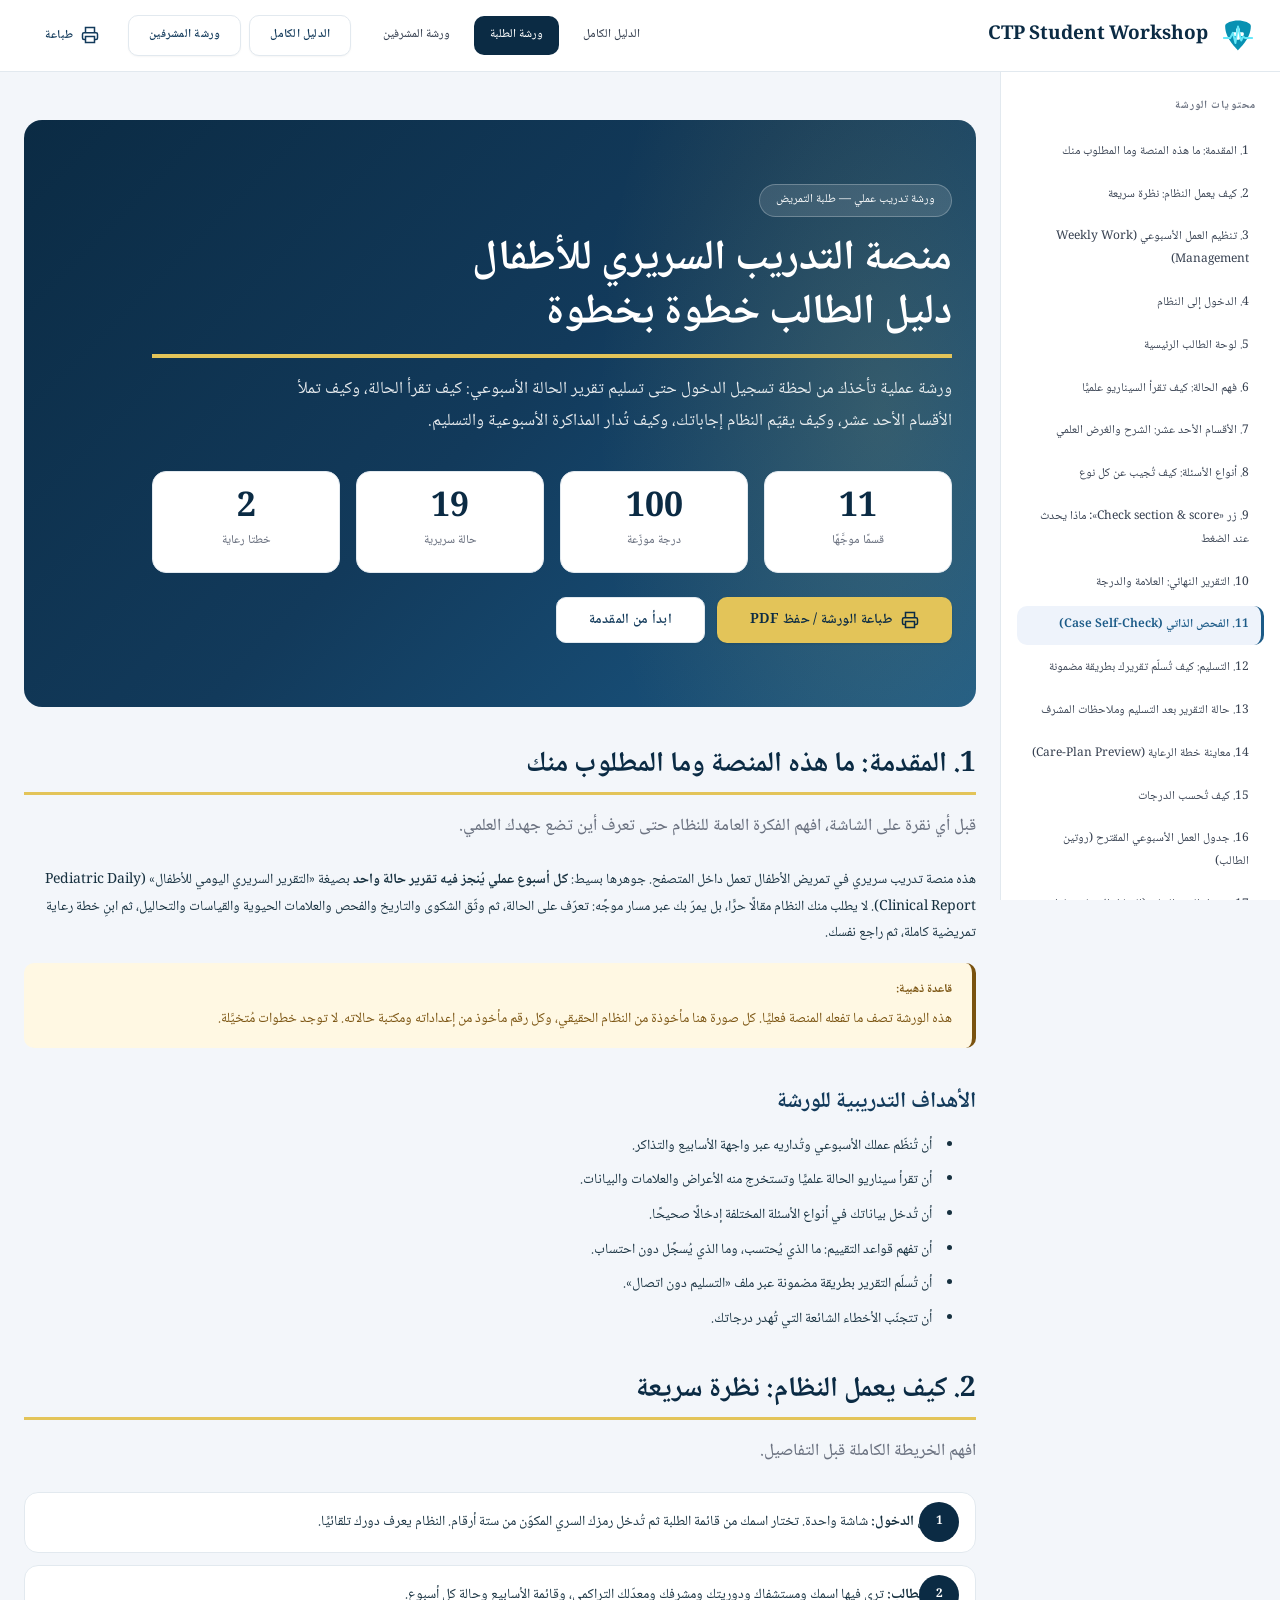
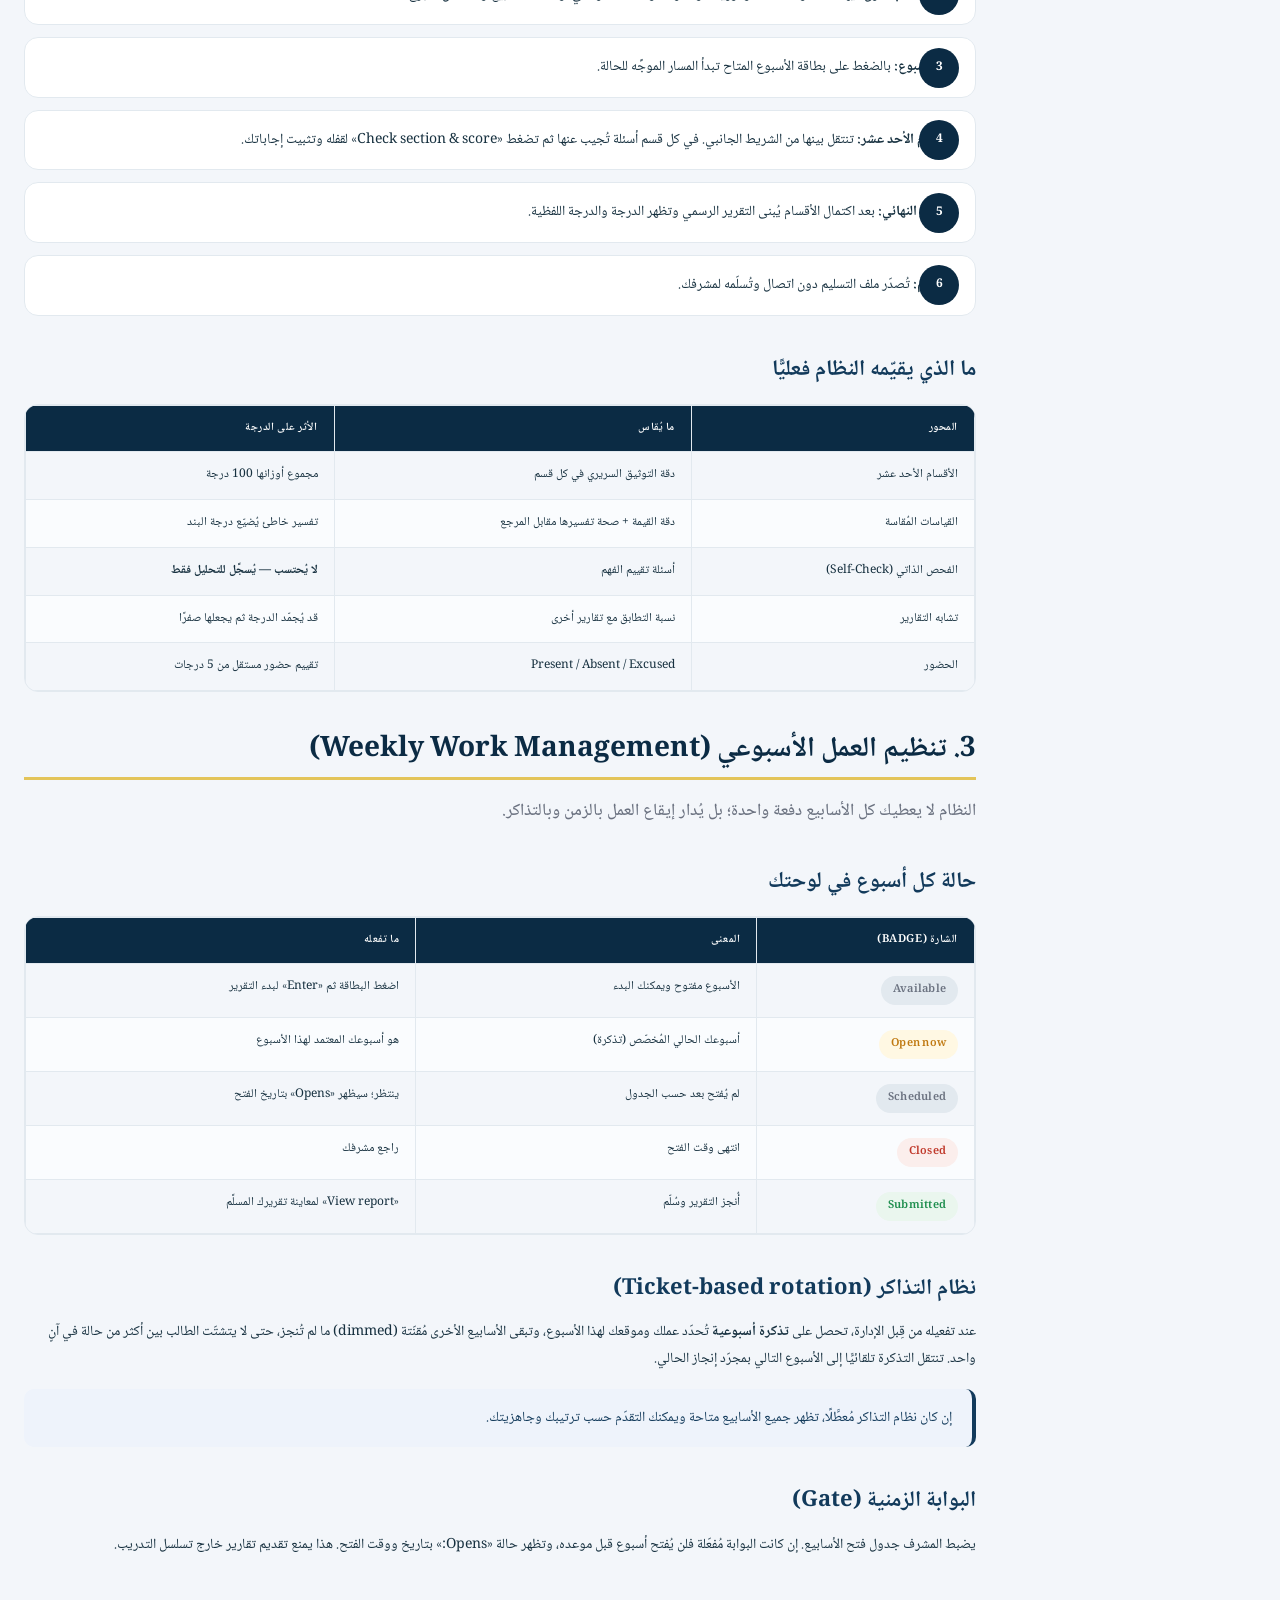
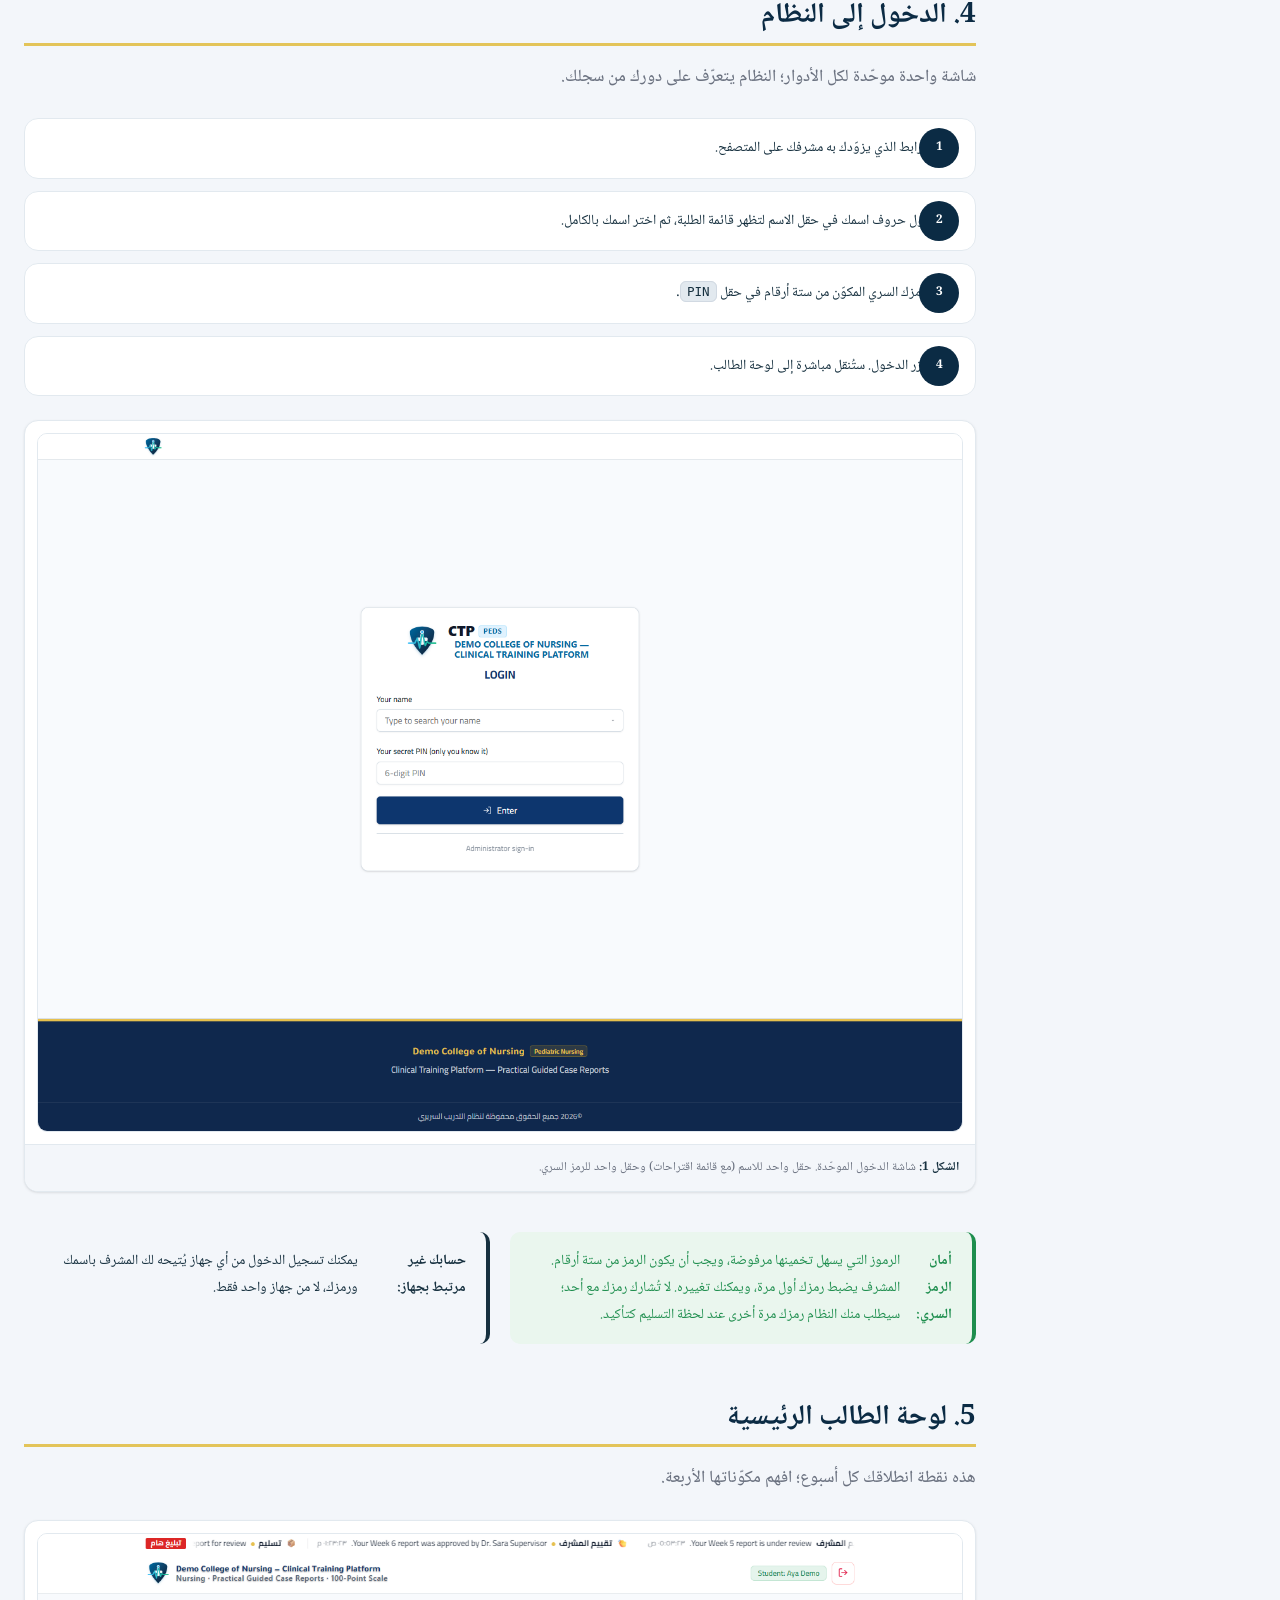
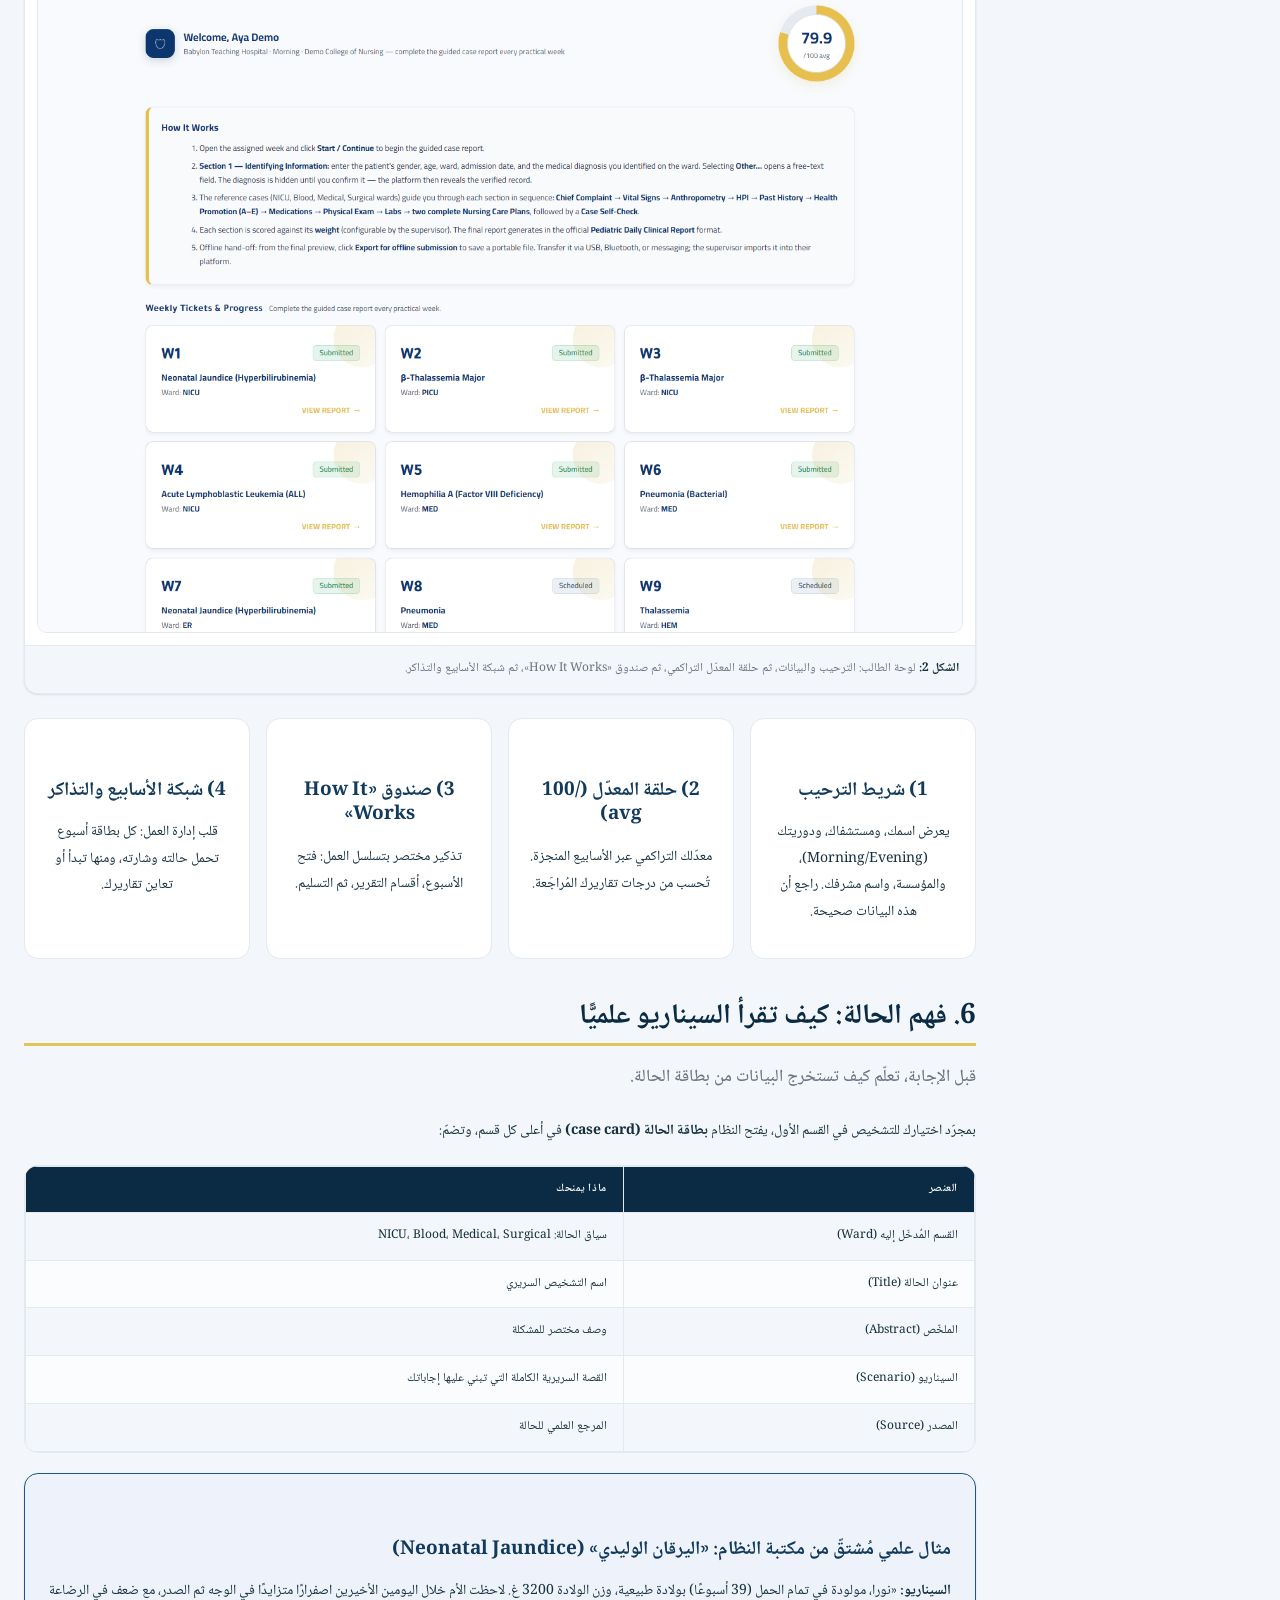
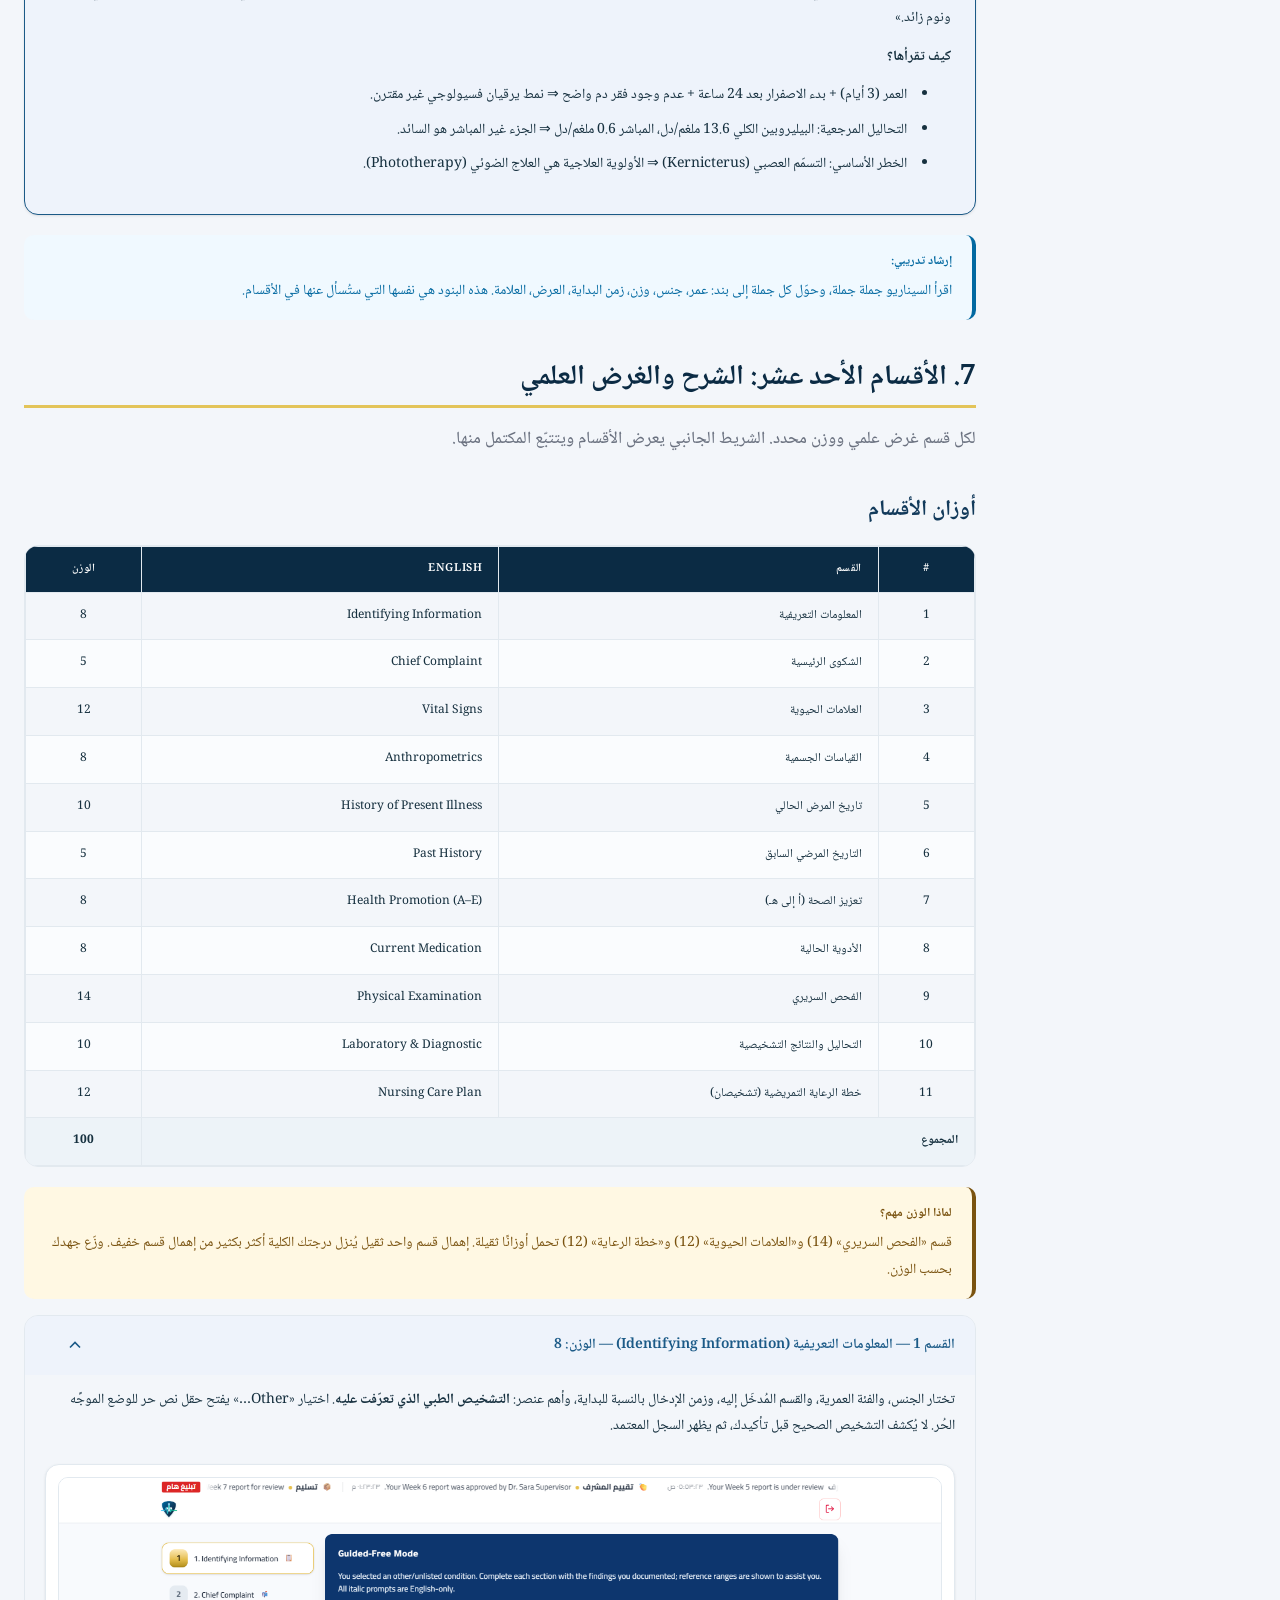
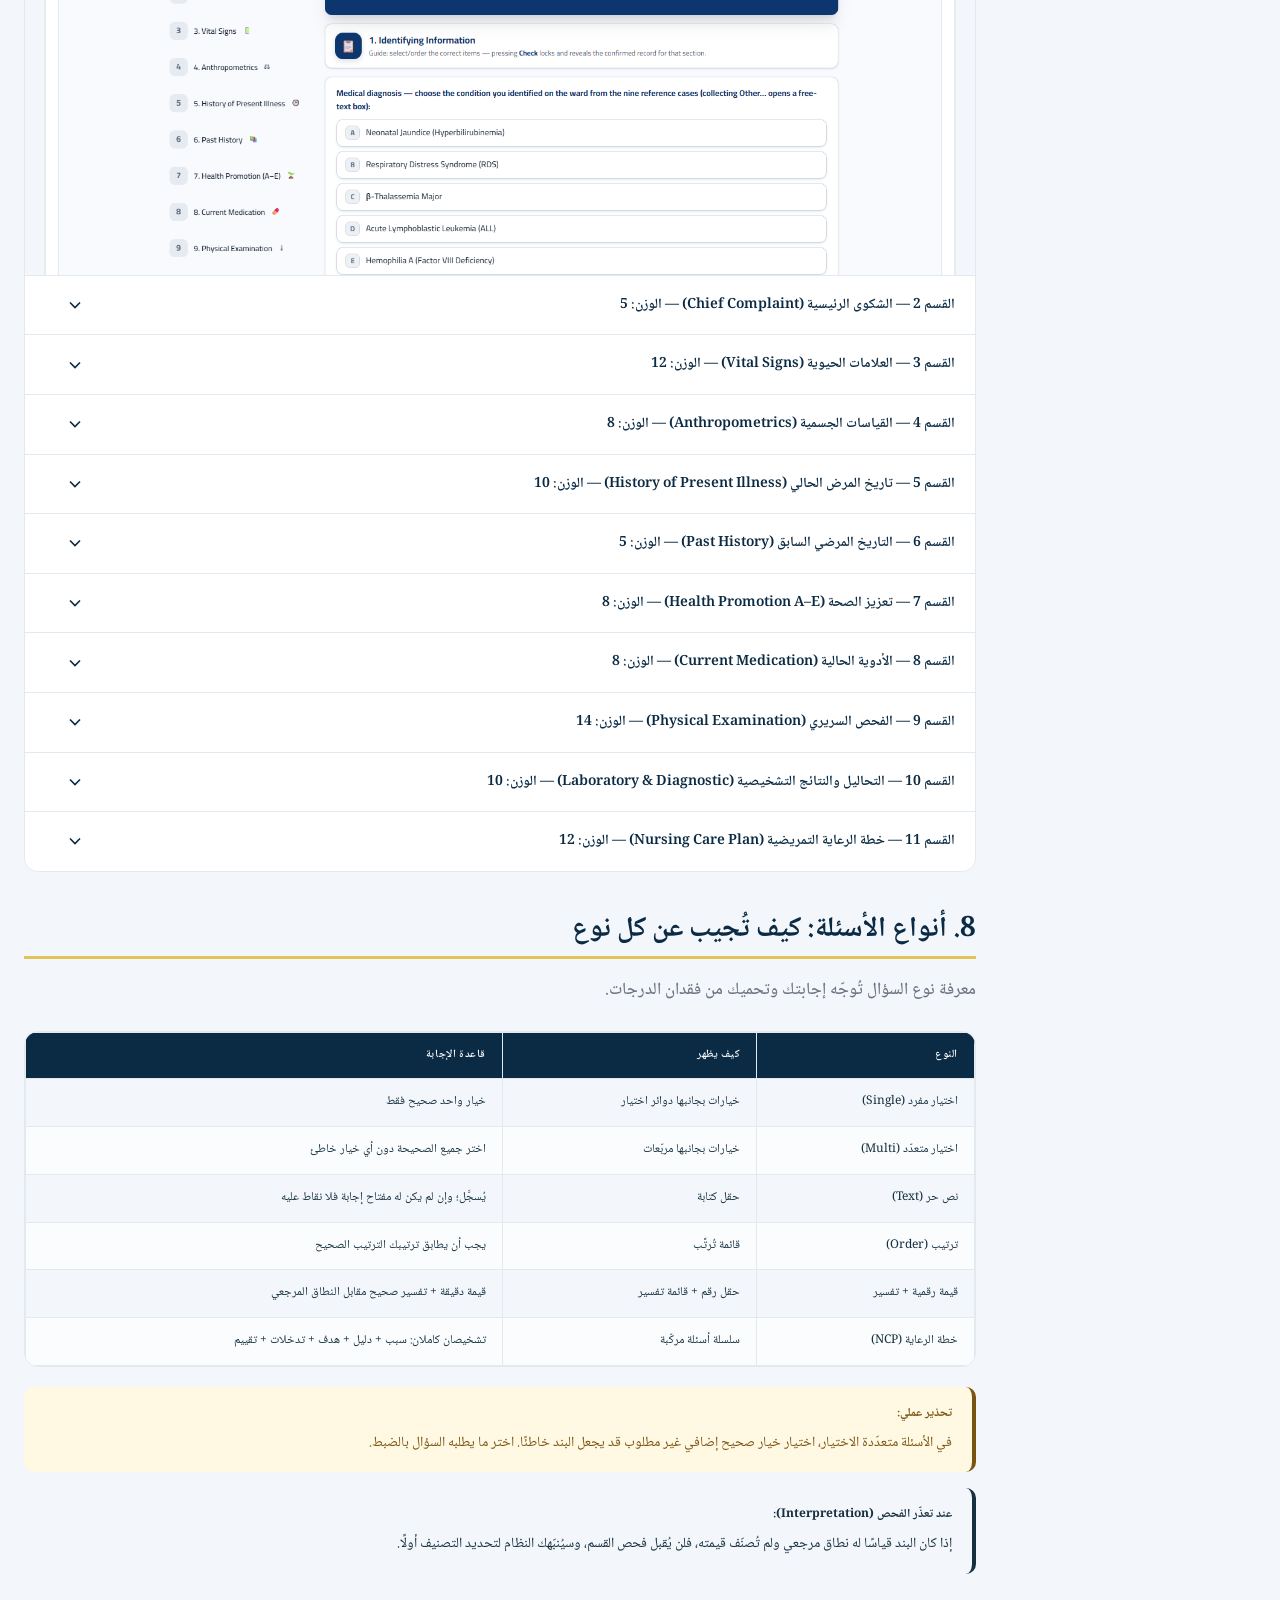
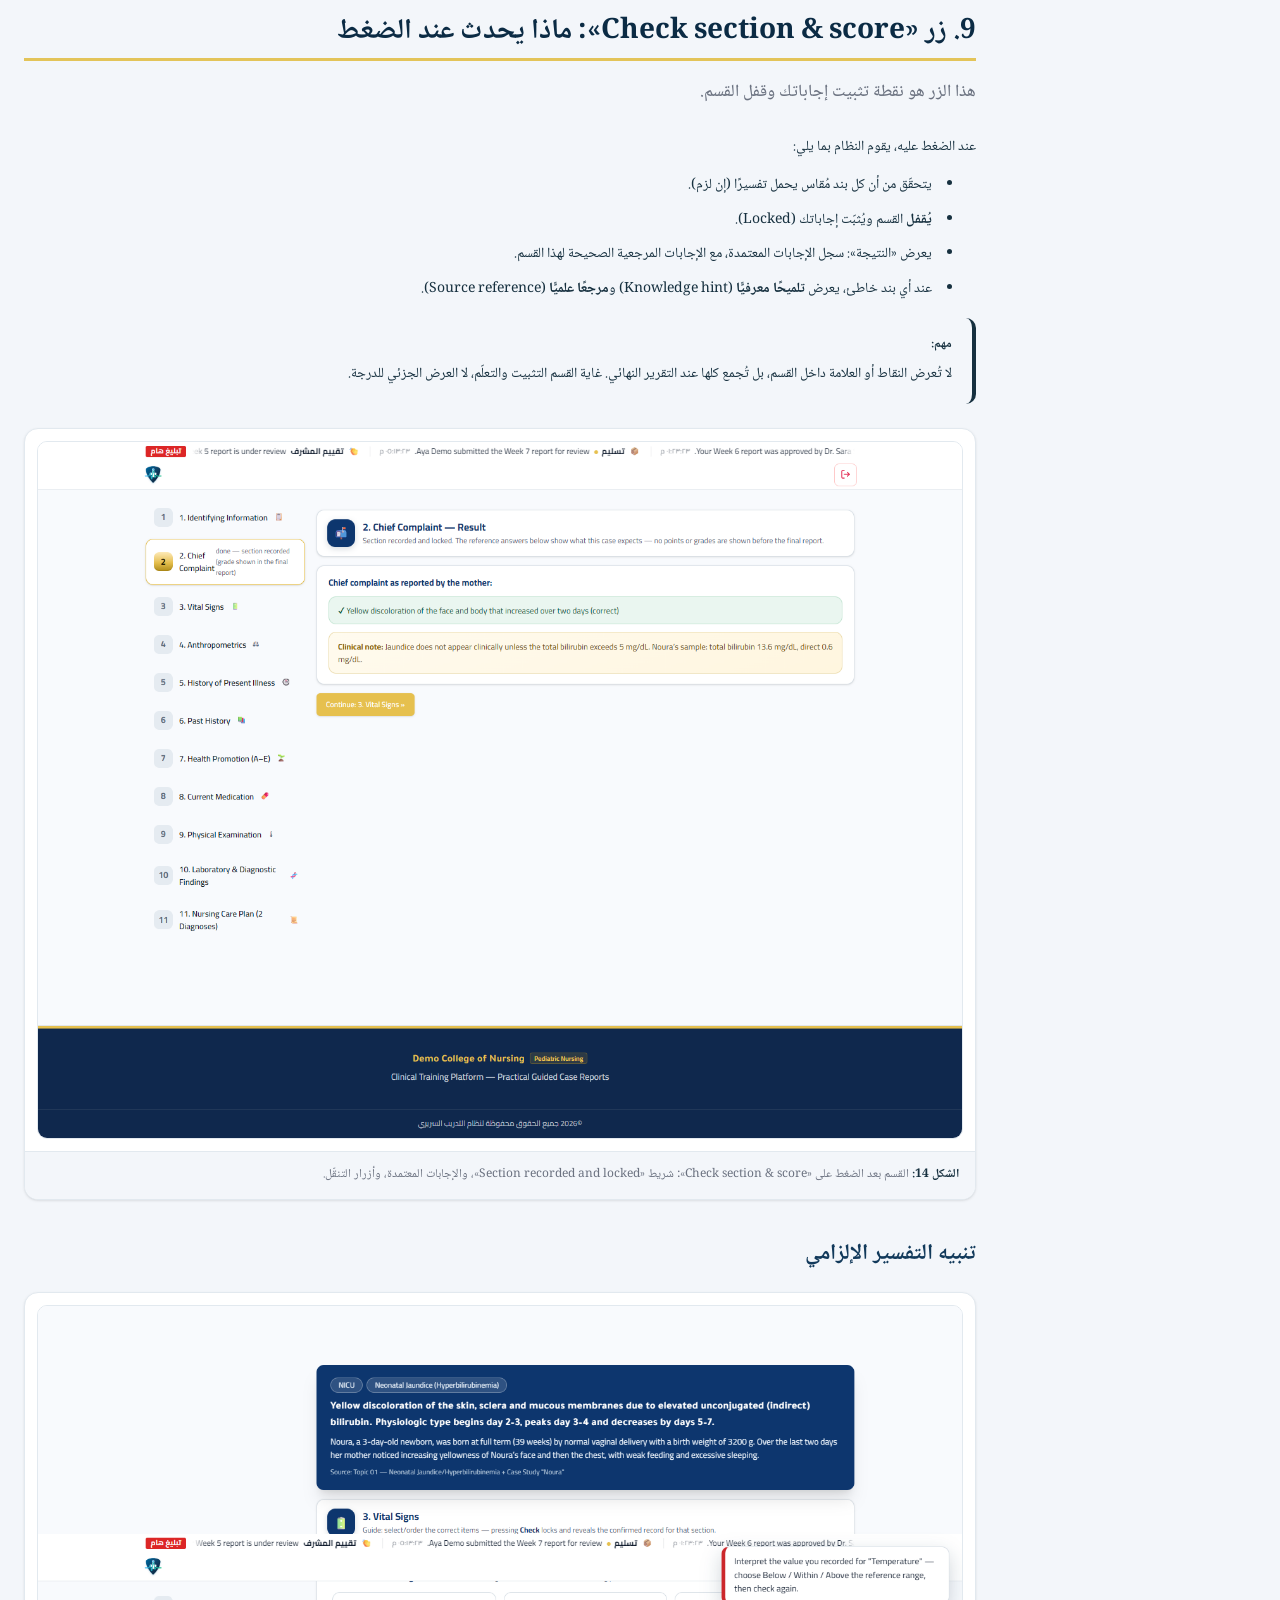
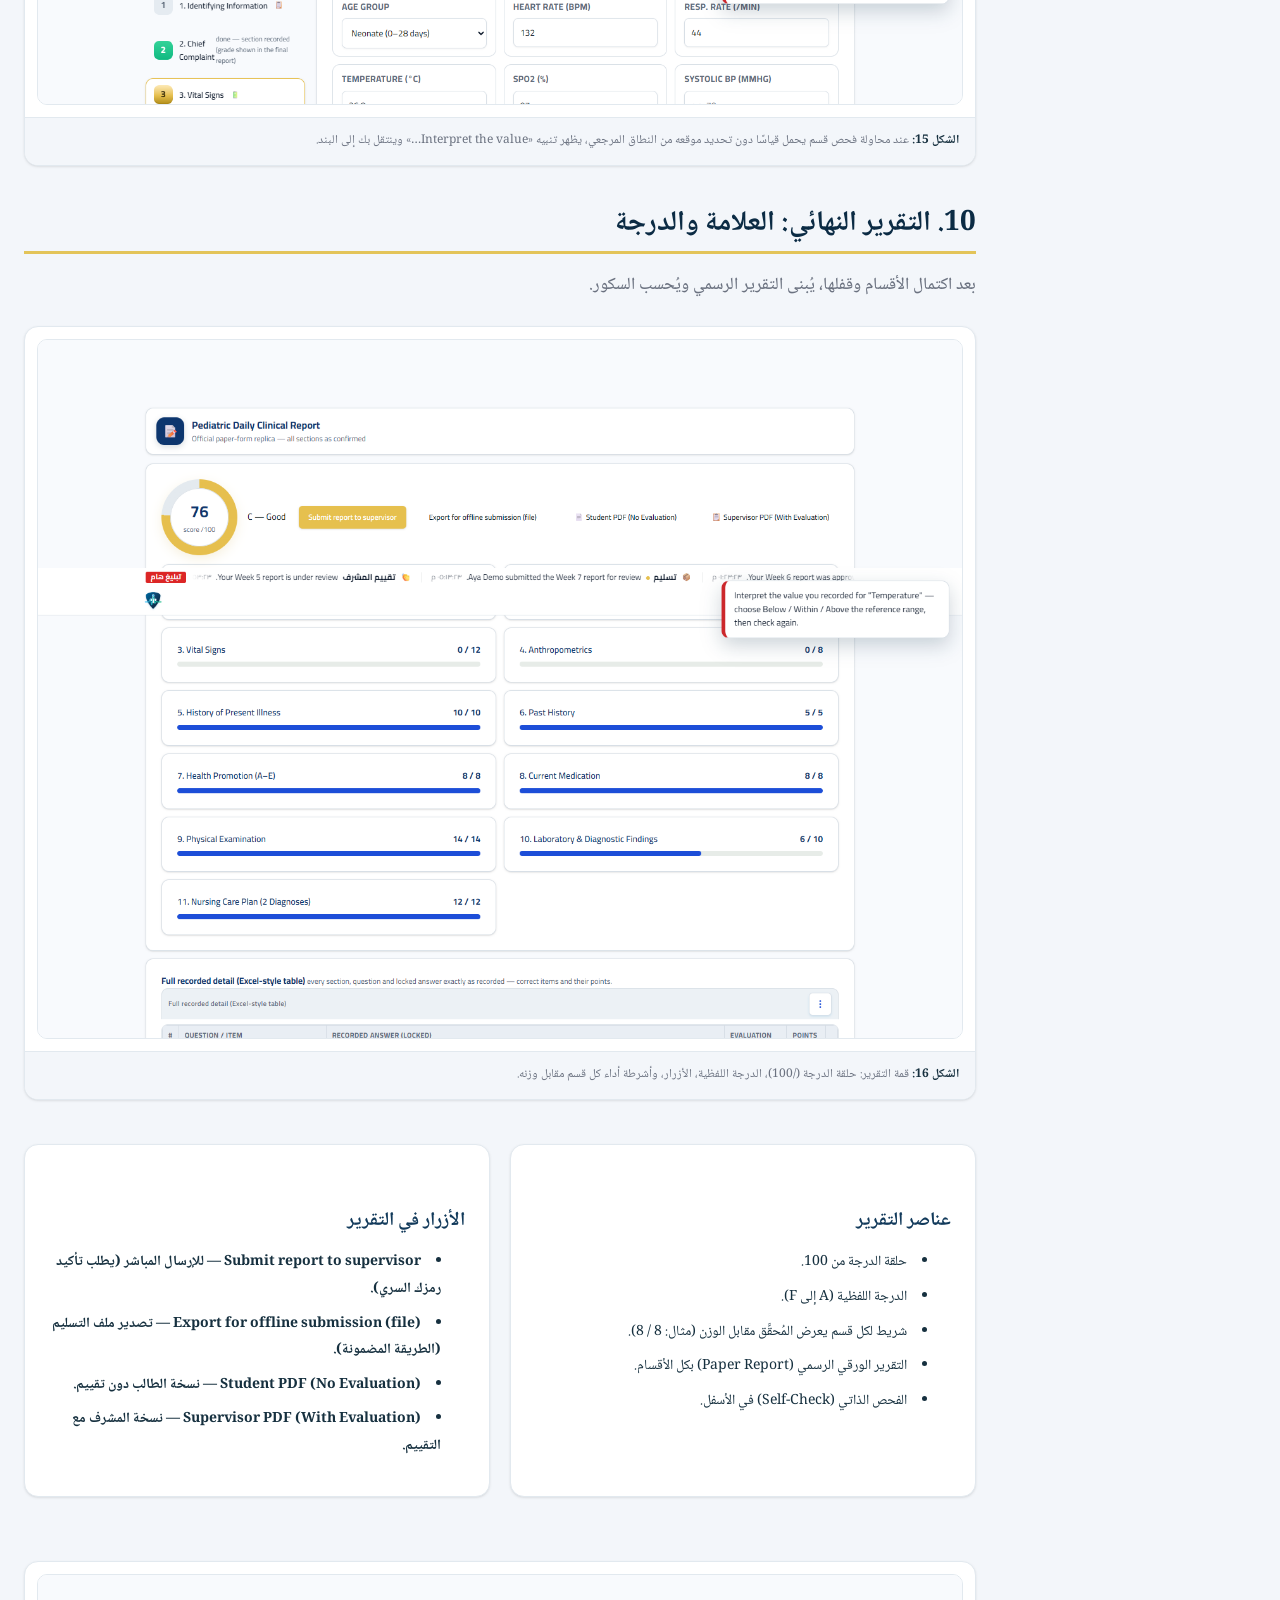
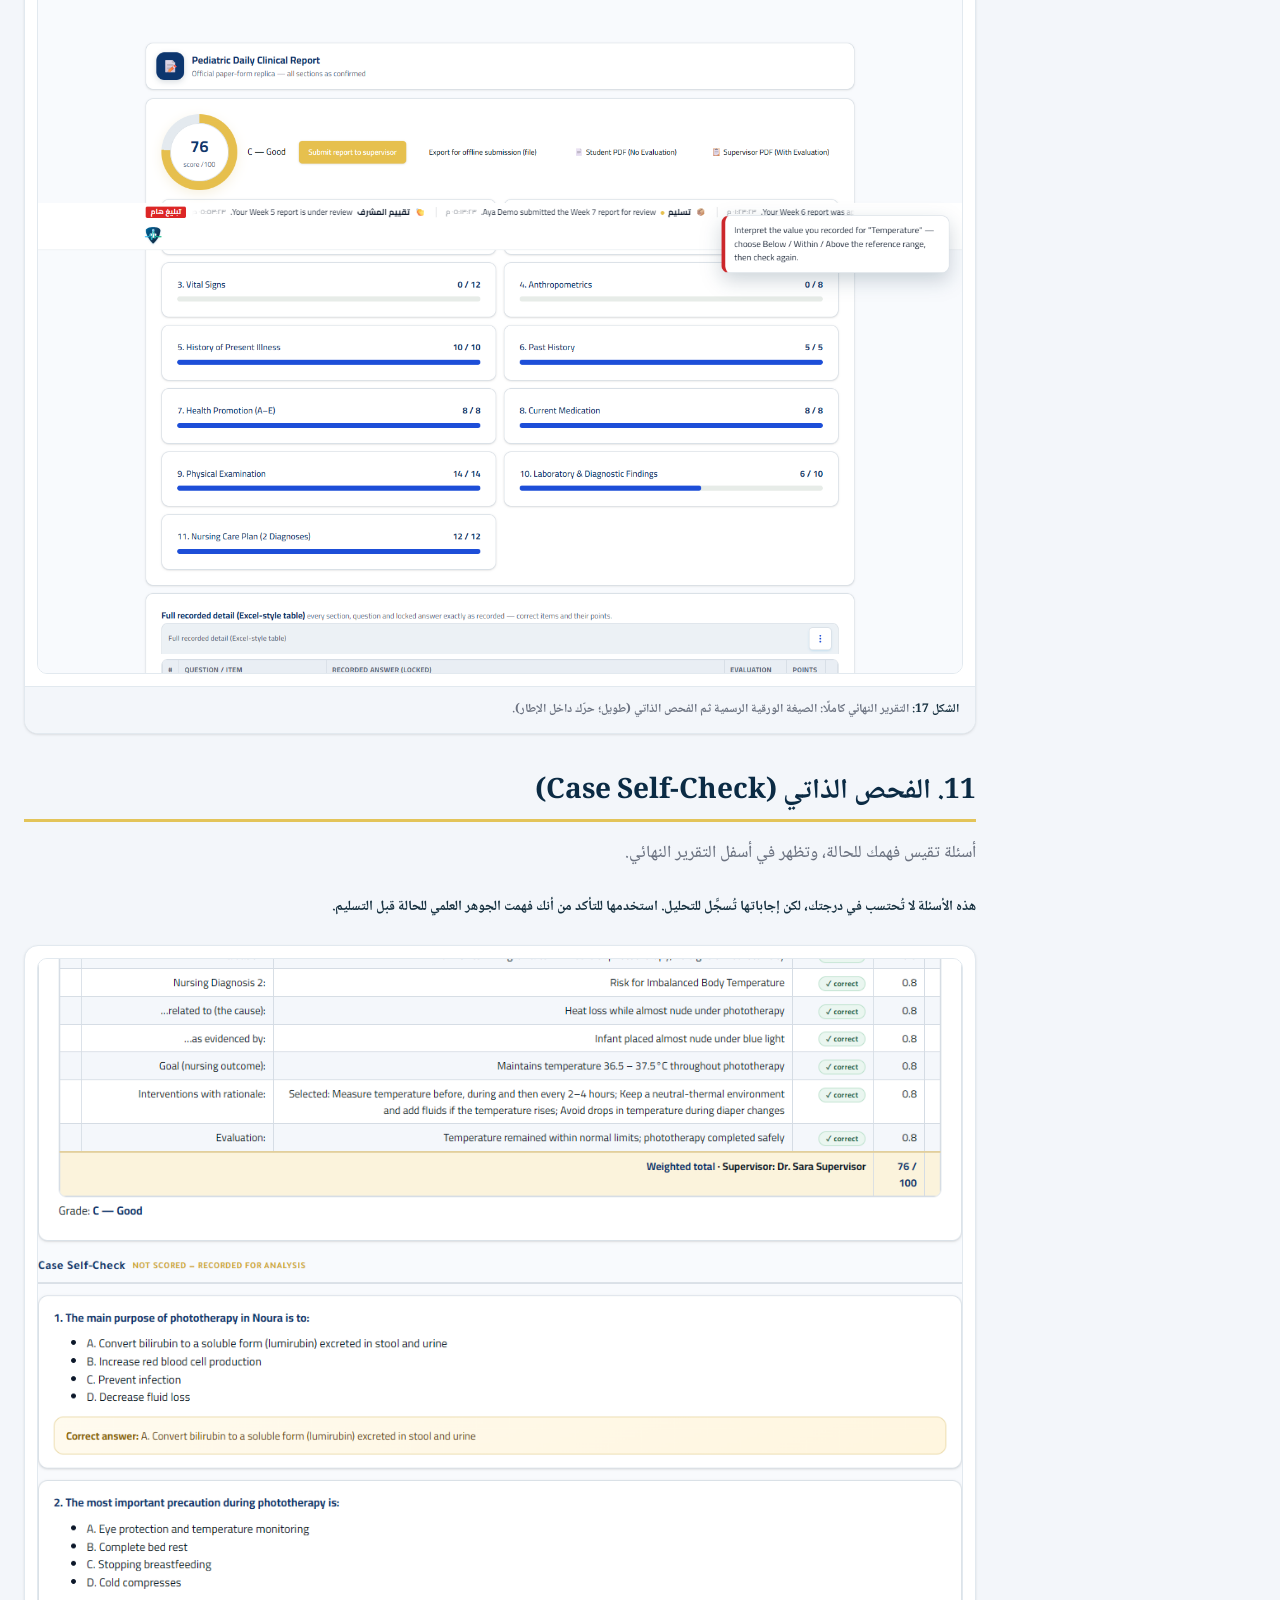
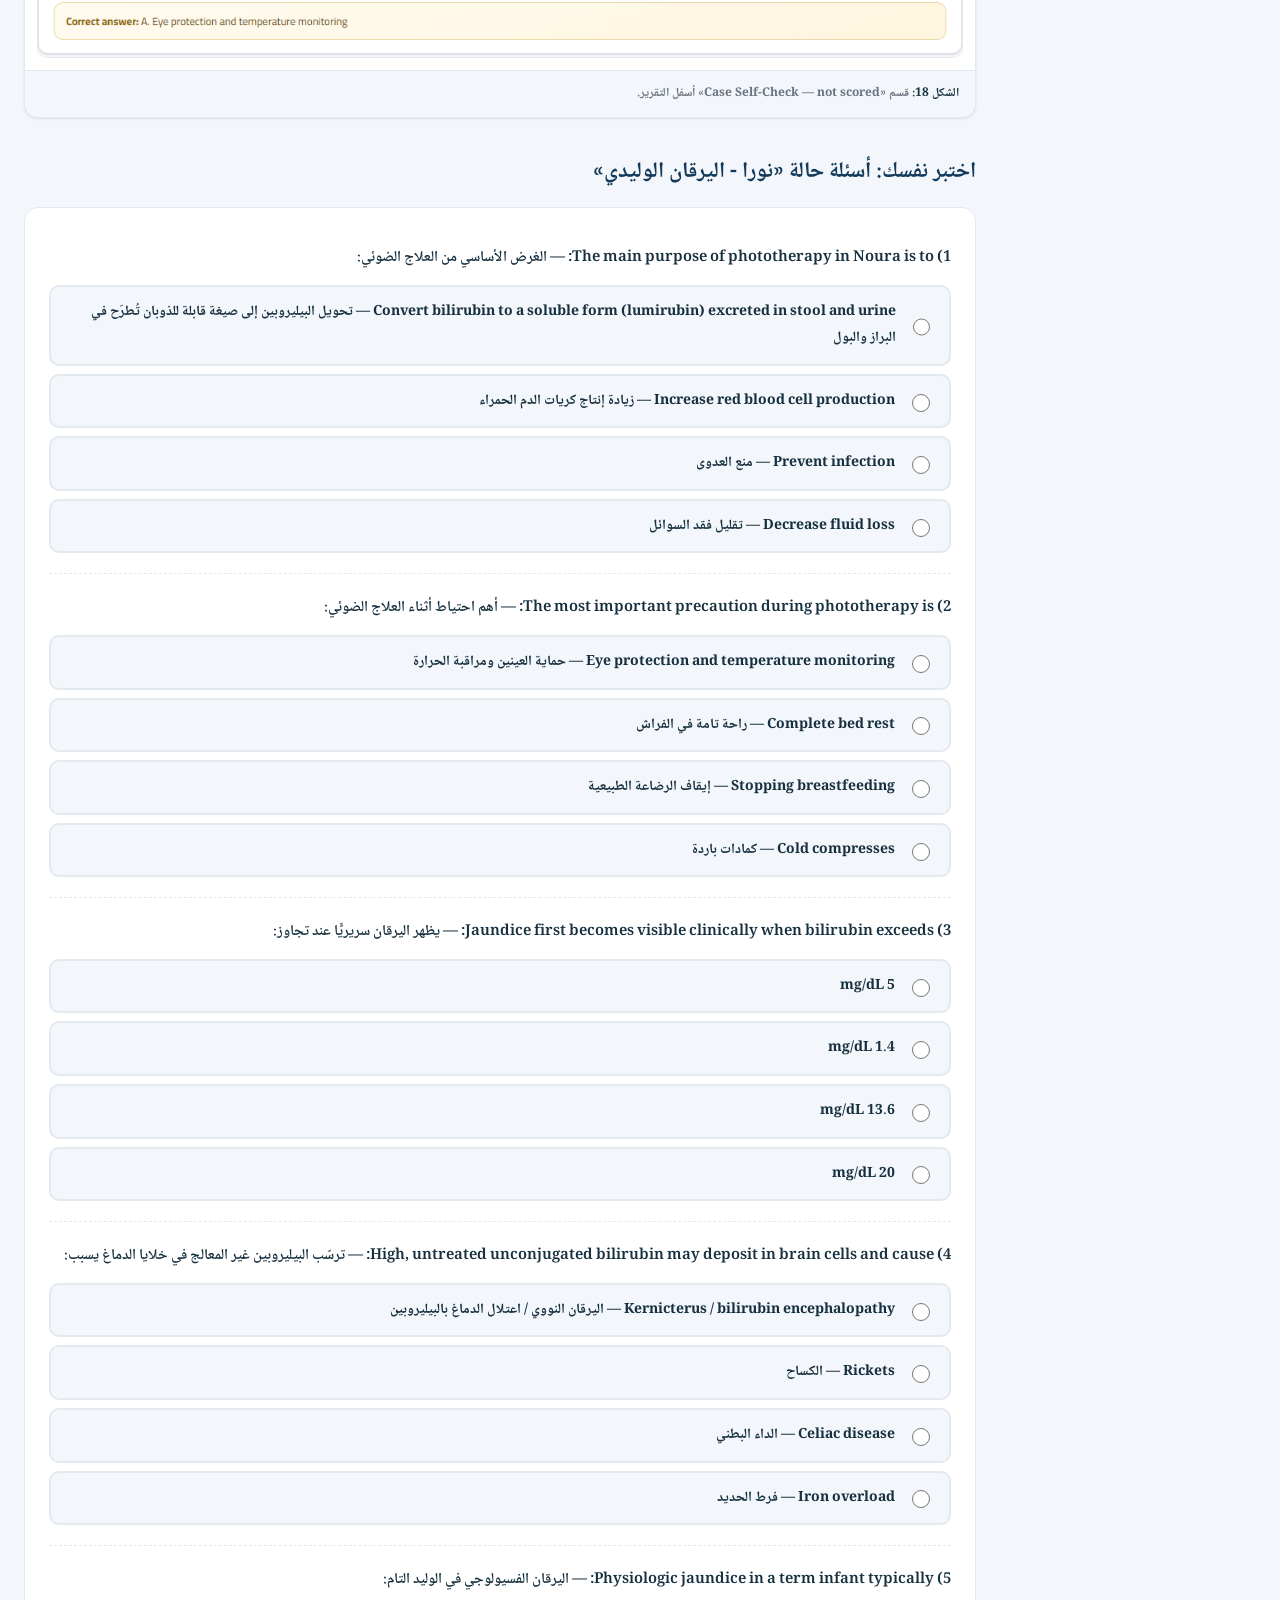
<file: student-workshop.html>
<!DOCTYPE html>
<html lang="ar" dir="rtl">
<head>
  <meta charset="utf-8">
  <meta name="viewport" content="width=device-width, initial-scale=1">
  <title>ورشة تدريب لطلبة التمريض — منصة التدريب السريري للأطفال</title>
  <meta name="description" content="ورشة عملية تأخذك من لحظة تسجيل الدخول حتى تسليم تقرير الحالة الأسبوعي">
  <link rel="preconnect" href="https://fonts.googleapis.com">
  <link rel="preconnect" href="https://fonts.gstatic.com" crossorigin>
  <link href="https://fonts.googleapis.com/css2?family=Noto+Naskh+Arabic:wght@400;500;600;700&family=Noto+Kufi+Arabic:wght@400;500;600;700&display=swap" rel="stylesheet">
  <link rel="stylesheet" href="styles.css">
</head>
<body>
  <div class="page-wrap">
    <aside class="sidebar" role="navigation" aria-label="جدول محتويات الورشة">
      <div class="sidebar-title">محتويات الورشة</div>
      <nav class="toc-nav">
        <ul class="toc-list" id="tocList"></ul>
      </nav>
    </aside>

    <main class="main-content" role="main">
      <button class="mobile-menu-btn" aria-label="فتح القائمة" aria-expanded="false" aria-controls="tocList">
        <svg width="24" height="24" viewBox="0 0 24 24" fill="none" stroke="currentColor" stroke-width="2">
          <line x1="3" y1="12" x2="21" y2="12"></line>
          <line x1="3" y1="6" x2="21" y2="6"></line>
          <line x1="3" y1="18" x2="21" y2="18"></line>
        </svg>
      </button>
      <div class="sidebar-overlay" aria-hidden="true"></div>

      <header class="site-header" role="banner">
        <div class="logo">
          <svg viewBox="0 0 56 56" fill="none" xmlns="http://www.w3.org/2000/svg">
            <path d="M28 4C37.3 4 48 7.8 48 12.5C48 33.5 28 49.1 28 50.6C28 49.1 8 33.5 8 12.5C8 7.8 18.6 4 28 4Z" fill="#0891B2"/>
            <rect x="25" y="16" width="6" height="18" rx="2" fill="white"/>
            <rect x="19" y="22" width="18" height="6" rx="2" fill="white"/>
            <path d="M6 31H16L20 23L24 39L28 13L33 35L36 29L39 31H50" stroke="#67E8F9" stroke-width="3" stroke-linecap="round" stroke-linejoin="round" fill="none"/>
          </svg>
          <span>CTP Student Workshop</span>
        </div>
        <nav aria-label="التنقل الرئيسي">
          <a href="index.html">الدليل الكامل</a>
          <a href="student-workshop.html" class="active">ورشة الطلبة</a>
          <a href="supervisor-workshop.html">ورشة المشرفين</a>
        </nav>
        <div class="header-actions">
          <a href="index.html" class="btn btn-secondary">الدليل الكامل</a>
          <a href="supervisor-workshop.html" class="btn btn-secondary">ورشة المشرفين</a>
          <button class="btn btn-print btn-ghost" aria-label="طباعة أو حفظ ك PDF">
            <svg width="18" height="18" viewBox="0 0 24 24" fill="none" stroke="currentColor" stroke-width="2"><polyline points="6 9 6 2 18 2 18 9"></polyline><path d="M6 18H4a2 2 0 0 1-2-2v-5a2 2 0 0 1 2-2h16a2 2 0 0 1 2 2v5a2 2 0 0 1-2 2h-2"></path><rect x="6" y="14" width="12" height="8"></rect></svg>
            طباعة
          </button>
        </div>
      </header>

      <!-- Hero Section -->
      <section class="hero" aria-labelledby="hero-title">
        <div class="hero-content">
          <span class="hero-kicker">ورشة تدريب عملي — طلبة التمريض</span>
          <h1 id="hero-title">منصة التدريب السريري للأطفال<br>دليل الطالب خطوة بخطوة</h1>
          <p class="hero-lead">ورشة عملية تأخذك من لحظة تسجيل الدخول حتى تسليم تقرير الحالة الأسبوعي: كيف تقرأ الحالة، وكيف تملأ الأقسام الأحد عشر، وكيف يقيّم النظام إجاباتك، وكيف تُدار المذاكرة الأسبوعية والتسليم.</p>
          <div class="kpi-grid" style="margin-top: 32px;">
            <div class="kpi-card"><div class="kpi-value" data-target="11">0</div><div class="kpi-label">قسمًا موجَّهًا</div></div>
            <div class="kpi-card"><div class="kpi-value" data-target="100">0</div><div class="kpi-label">درجة موزّعة</div></div>
            <div class="kpi-card"><div class="kpi-value" data-target="19">0</div><div class="kpi-label">حالة سريرية</div></div>
            <div class="kpi-card"><div class="kpi-value" data-target="2">0</div><div class="kpi-label">خطتا رعاية</div></div>
          </div>
          <div class="hero-actions">
            <button class="btn btn-gold btn-lg btn-print"><svg width="18" height="18" viewBox="0 0 24 24" fill="none" stroke="currentColor" stroke-width="2"><polyline points="6 9 6 2 18 2 18 9"></polyline><path d="M6 18H4a2 2 0 0 1-2-2v-5a2 2 0 0 1 2-2h16a2 2 0 0 1 2 2v5a2 2 0 0 1-2 2h-2"></path><rect x="6" y="14" width="12" height="8"></rect></svg> طباعة الورشة / حفظ PDF</button>
            <a href="#intro" class="btn btn-secondary btn-lg">ابدأ من المقدمة</a>
          </div>
        </div>
      </section>

      <!-- ========================================
           SECTION 1: المقدمة
           ======================================== -->
      <section id="intro" aria-labelledby="intro-title">
        <h2 id="intro-title">1. المقدمة: ما هذه المنصة وما المطلوب منك</h2>
        <p class="lead">قبل أي نقرة على الشاشة، افهم الفكرة العامة للنظام حتى تعرف أين تضع جهدك العلمي.</p>
        <p>هذه منصة تدريب سريري في تمريض الأطفال تعمل داخل المتصفح. جوهرها بسيط: <strong>كل أسبوع عملي يُنجز فيه تقرير حالة واحد</strong> بصيغة «التقرير السريري اليومي للأطفال» (Pediatric Daily Clinical Report). لا يطلب منك النظام مقالًا حرًّا، بل يمرّ بك عبر مسار موجَّه: تعرّف على الحالة، ثم وثّق الشكوى والتاريخ والفحص والعلامات الحيوية والقياسات والتحاليل، ثم ابنِ خطة رعاية تمريضية كاملة، ثم راجع نفسك.</p>

        <div class="notice notice-warning">
          <div class="notice-content">
            <strong>قاعدة ذهبية:</strong> هذه الورشة تصف ما تفعله المنصة فعليًّا. كل صورة هنا مأخوذة من النظام الحقيقي، وكل رقم مأخوذ من إعداداته ومكتبة حالاته. لا توجد خطوات مُتخيَّلة.
          </div>
        </div>

        <h3>الأهداف التدريبية للورشة</h3>
        <ul>
          <li>أن تُنظّم عملك الأسبوعي وتُداريه عبر واجهة الأسابيع والتذاكر.</li>
          <li>أن تقرأ سيناريو الحالة علميًّا وتستخرج منه الأعراض والعلامات والبيانات.</li>
          <li>أن تُدخل بياناتك في أنواع الأسئلة المختلفة إدخالًا صحيحًا.</li>
          <li>أن تفهم قواعد التقييم: ما الذي يُحتسب، وما الذي يُسجَّل دون احتساب.</li>
          <li>أن تُسلّم التقرير بطريقة مضمونة عبر ملف «التسليم دون اتصال».</li>
          <li>أن تتجنّب الأخطاء الشائعة التي تُهدر درجاتك.</li>
        </ul>
      </section>

      <!-- ========================================
           SECTION 2: كيف يعمل النظام
           ======================================== -->
      <section id="how" aria-labelledby="how-title">
        <h2 id="how-title">2. كيف يعمل النظام: نظرة سريعة</h2>
        <p class="lead">افهم الخريطة الكاملة قبل التفاصيل.</p>
        <ol class="steps">
          <li><strong>تسجيل الدخول:</strong> شاشة واحدة. تختار اسمك من قائمة الطلبة ثم تُدخل رمزك السري المكوّن من ستة أرقام. النظام يعرف دورك تلقائيًّا.</li>
          <li><strong>لوحة الطالب:</strong> ترى فيها اسمك ومستشفاك ودوريتك ومشرفك ومعدّلك التراكمي، وقائمة الأسابيع وحالة كل أسبوع.</li>
          <li><strong>فتح أسبوع:</strong> بالضغط على بطاقة الأسبوع المتاح تبدأ المسار الموجَّه للحالة.</li>
          <li><strong>الأقسام الأحد عشر:</strong> تنتقل بينها من الشريط الجانبي. في كل قسم أسئلة تُجيب عنها ثم تضغط «Check section & score» لقفله وتثبيت إجاباتك.</li>
          <li><strong>التقرير النهائي:</strong> بعد اكتمال الأقسام يُبنى التقرير الرسمي وتظهر الدرجة والدرجة اللفظية.</li>
          <li><strong>التسليم:</strong> تُصدّر ملف التسليم دون اتصال وتُسلّمه لمشرفك.</li>
        </ol>

        <h3>ما الذي يقيّمه النظام فعليًّا</h3>
        <div class="table-wrap">
          <table>
            <thead><tr><th>المحور</th><th>ما يُقاس</th><th>الأثر على الدرجة</th></tr></thead>
            <tbody>
              <tr><td>الأقسام الأحد عشر</td><td>دقة التوثيق السريري في كل قسم</td><td>مجموع أوزانها 100 درجة</td></tr>
              <tr><td>القياسات المُقاسة</td><td>دقة القيمة + صحة تفسيرها مقابل المرجع</td><td>تفسير خاطئ يُضيّع درجة البند</td></tr>
              <tr><td>الفحص الذاتي (Self-Check)</td><td>أسئلة تقييم الفهم</td><td><strong>لا يُحتسب</b> — يُسجَّل للتحليل فقط</td></tr>
              <tr><td>تشابه التقارير</td><td>نسبة التطابق مع تقارير أخرى</td><td>قد يُجمّد الدرجة ثم يجعلها صفرًا</td></tr>
              <tr><td>الحضور</td><td>Present / Absent / Excused</td><td>تقييم حضور مستقل من 5 درجات</td></tr>
            </tbody>
          </table>
        </div>
      </section>

      <!-- ========================================
           SECTION 3: تنظيم العمل الأسبوعي
           ======================================== -->
      <section id="weekly" aria-labelledby="weekly-title">
        <h2 id="weekly-title">3. تنظيم العمل الأسبوعي (Weekly Work Management)</h2>
        <p class="lead">النظام لا يعطيك كل الأسابيع دفعة واحدة؛ بل يُدار إيقاع العمل بالزمن وبالتذاكر.</p>

        <h3>حالة كل أسبوع في لوحتك</h3>
        <div class="table-wrap">
          <table>
            <thead><tr><th>الشارة (Badge)</th><th>المعنى</th><th>ما تفعله</th></tr></thead>
            <tbody>
              <tr><td><span class="badge badge-muted">Available</span></td><td>الأسبوع مفتوح ويمكنك البدء</td><td>اضغط البطاقة ثم «Enter» لبدء التقرير</td></tr>
              <tr><td><span class="badge badge-warning">Open now</span></td><td>أسبوعك الحالي المُخصّص (تذكرة)</td><td>هو أسبوعك المعتمد لهذا الأسبوع</td></tr>
              <tr><td><span class="badge badge-muted">Scheduled</span></td><td>لم يُفتح بعد حسب الجدول</td><td>ينتظر؛ سيظهر «Opens» بتاريخ الفتح</td></tr>
              <tr><td><span class="badge badge-error">Closed</span></td><td>انتهى وقت الفتح</td><td>راجع مشرفك</td></tr>
              <tr><td><span class="badge badge-success">Submitted</span></td><td>أُنجز التقرير وسُلّم</td><td>«View report» لمعاينة تقريرك المسلَّم</td></tr>
            </tbody>
          </table>
        </div>

        <h3>نظام التذاكر (Ticket-based rotation)</h3>
        <p>عند تفعيله من قِبل الإدارة، تحصل على <strong>تذكرة أسبوعية</strong> تُحدّد عملك وموقعك لهذا الأسبوع، وتبقى الأسابيع الأخرى مُقنّتة (dimmed) ما لم تُنجز، حتى لا يتشتّت الطالب بين أكثر من حالة في آنٍ واحد. تنتقل التذكرة تلقائيًّا إلى الأسبوع التالي بمجرّد إنجاز الحالي.</p>
        <div class="notice notice-info">
          <div class="notice-content">إن كان نظام التذاكر مُعطَّلًا، تظهر جميع الأسابيع متاحة ويمكنك التقدّم حسب ترتيبك وجاهزيتك.</div>
        </div>

        <h3>البوابة الزمنية (Gate)</h3>
        <p>يضبط المشرف جدول فتح الأسابيع. إن كانت البوابة مُفعّلة فلن يُفتح أسبوع قبل موعده، وتظهر حالة «Opens:» بتاريخ ووقت الفتح. هذا يمنع تقديم تقارير خارج تسلسل التدريب.</p>
      </section>

      <!-- ========================================
           SECTION 4: الدخول إلى النظام
           ======================================== -->
      <section id="login" aria-labelledby="login-title">
        <h2 id="login-title">4. الدخول إلى النظام</h2>
        <p class="lead">شاشة واحدة موحّدة لكل الأدوار؛ النظام يتعرّف على دورك من سجلك.</p>
        <ol class="steps">
          <li>افتح الرابط الذي يزوّدك به مشرفك على المتصفح.</li>
          <li>اكتب أول حروف اسمك في حقل الاسم لتظهر قائمة الطلبة، ثم اختر اسمك بالكامل.</li>
          <li>أدخل رمزك السري المكوّن من ستة أرقام في حقل <code>PIN</code>.</li>
          <li>اضغط زر الدخول. ستُنقل مباشرة إلى لوحة الطالب.</li>
        </ol>
        <figure class="figure">
          <div class="screenshot-frame">
            <img src="assets/s01_login.png" alt="شاشة الدخول الموحّدة">
          </div>
          <figcaption class="figure-caption"><strong>الشكل 1:</strong> شاشة الدخول الموحّدة. حقل واحد للاسم (مع قائمة اقتراحات) وحقل واحد للرمز السري.</figcaption>
        </figure>
        <div class="two-col">
          <div class="notice notice-success"><strong>أمان الرمز السري:</strong> الرموز التي يسهل تخمينها مرفوضة، ويجب أن يكون الرمز من ستة أرقام. المشرف يضبط رمزك أول مرة، ويمكنك تغييره. لا تُشارك رمزك مع أحد؛ سيطلب منك النظام رمزك مرة أخرى عند لحظة التسليم كتأكيد.</div>
          <div class="notice"><strong>حسابك غير مرتبط بجهاز:</strong> يمكنك تسجيل الدخول من أي جهاز يُتيحه لك المشرف باسمك ورمزك، لا من جهاز واحد فقط.</div>
        </div>
      </section>

      <!-- ========================================
           SECTION 5: لوحة الطالب الرئيسية
           ======================================== -->
      <section id="home" aria-labelledby="home-title">
        <h2 id="home-title">5. لوحة الطالب الرئيسية</h2>
        <p class="lead">هذه نقطة انطلاقك كل أسبوع؛ افهم مكوّناتها الأربعة.</p>
        <figure class="figure">
          <div class="screenshot-frame">
            <img src="assets/s02_home.png" alt="لوحة الطالب الرئيسية">
          </div>
          <figcaption class="figure-caption"><strong>الشكل 2:</strong> لوحة الطالب: الترحيب والبيانات، ثم حلقة المعدّل التراكمي، ثم صندوق «How It Works»، ثم شبكة الأسابيع والتذاكر.</figcaption>
        </figure>
        <div class="kpi-grid">
          <div class="kpi-card"><h4>1) شريط الترحيب</h4><p>يعرض اسمك، ومستشفاك، ودوريتك (Morning/Evening)، والمؤسسة، واسم مشرفك. راجع أن هذه البيانات صحيحة.</p></div>
          <div class="kpi-card"><h4>2) حلقة المعدّل (/100 avg)</h4><p>معدّلك التراكمي عبر الأسابيع المنجزة. تُحسب من درجات تقاريرك المُراجَعة.</p></div>
          <div class="kpi-card"><h4>3) صندوق «How It Works»</h4><p>تذكير مختصر بتسلسل العمل: فتح الأسبوع، أقسام التقرير، ثم التسليم.</p></div>
          <div class="kpi-card"><h4>4) شبكة الأسابيع والتذاكر</h4><p>قلب إدارة العمل: كل بطاقة أسبوع تحمل حالته وشارته، ومنها تبدأ أو تعاين تقاريرك.</p></div>
        </div>
      </section>

      <!-- ========================================
           SECTION 6: فهم الحالة: كيف تقرأ السيناريو
           ======================================== -->
      <section id="case" aria-labelledby="case-title">
        <h2 id="case-title">6. فهم الحالة: كيف تقرأ السيناريو علميًّا</h2>
        <p class="lead">قبل الإجابة، تعلّم كيف تستخرج البيانات من بطاقة الحالة.</p>
        <p>بمجرّد اختيارك للتشخيص في القسم الأول، يفتح النظام <strong>بطاقة الحالة (case card)</strong> في أعلى كل قسم، وتضمّ:</p>
        <div class="table-wrap">
          <table>
            <thead><tr><th>العنصر</th><th>ماذا يمنحك</th></tr></thead>
            <tbody>
              <tr><td>القسم المُدخَل إليه (Ward)</td><td>سياق الحالة: NICU، Blood، Medical، Surgical</td></tr>
              <tr><td>عنوان الحالة (Title)</td><td>اسم التشخيص السريري</td></tr>
              <tr><td>الملخّص (Abstract)</td><td>وصف مختصر للمشكلة</td></tr>
              <tr><td>السيناريو (Scenario)</td><td>القصة السريرية الكاملة التي تبني عليها إجاباتك</td></tr>
              <tr><td>المصدر (Source)</td><td>المرجع العلمي للحالة</td></tr>
            </tbody>
          </table>
        </div>

        <div class="card" style="background: var(--info-bg); border-color: var(--info);">
          <h4>مثال علمي مُشتقّ من مكتبة النظام: «اليرقان الوليدي» (Neonatal Jaundice)</h4>
          <p><strong>السيناريو:</strong> «نورا، مولودة في تمام الحمل (39 أسبوعًا) بولادة طبيعية، وزن الولادة 3200 غ. لاحظت الأم خلال اليومين الأخيرين اصفرارًا متزايدًا في الوجه ثم الصدر، مع ضعف في الرضاعة ونوم زائد.»</p>
          <p><strong>كيف تقرأها؟</strong></p>
          <ul>
            <li>العمر (3 أيام) + بدء الاصفرار بعد 24 ساعة + عدم وجود فقر دم واضح ⇒ نمط يرقيان فسيولوجي غير مقترن.</li>
            <li>التحاليل المرجعية: البيليروبين الكلي 13.6 ملغم/دل، المباشر 0.6 ملغم/دل ⇒ الجزء غير المباشر هو السائد.</li>
            <li>الخطر الأساسي: التسمّم العصبي (Kernicterus) ⇒ الأولوية العلاجية هي العلاج الضوئي (Phototherapy).</li>
          </ul>
        </div>
        <div class="notice notice-tip">
          <div class="notice-content"><strong>إرشاد تدريبي:</strong> اقرأ السيناريو جملة جملة، وحوّل كل جملة إلى بند: عمر، جنس، وزن، زمن البداية، العرض، العلامة. هذه البنود هي نفسها التي ستُسأل عنها في الأقسام.</div>
        </div>
      </section>

      <!-- ========================================
           SECTION 7: الأقسام الأحد عشر
           ======================================== -->
      <section id="sections" aria-labelledby="sections-title">
        <h2 id="sections-title">7. الأقسام الأحد عشر: الشرح والغرض العلمي</h2>
        <p class="lead">لكل قسم غرض علمي ووزن محدد. الشريط الجانبي يعرض الأقسام ويتتبّع المكتمل منها.</p>

        <h3>أوزان الأقسام</h3>
        <div class="table-wrap">
          <table>
            <thead><tr><th class="num">#</th><th>القسم</th><th>English</th><th class="num">الوزن</th></tr></thead>
            <tbody>
              <tr><td class="num">1</td><td>المعلومات التعريفية</td><td>Identifying Information</td><td class="num">8</td></tr>
              <tr><td class="num">2</td><td>الشكوى الرئيسية</td><td>Chief Complaint</td><td class="num">5</td></tr>
              <tr><td class="num">3</td><td>العلامات الحيوية</td><td>Vital Signs</td><td class="num">12</td></tr>
              <tr><td class="num">4</td><td>القياسات الجسمية</td><td>Anthropometrics</td><td class="num">8</td></tr>
              <tr><td class="num">5</td><td>تاريخ المرض الحالي</td><td>History of Present Illness</td><td class="num">10</td></tr>
              <tr><td class="num">6</td><td>التاريخ المرضي السابق</td><td>Past History</td><td class="num">5</td></tr>
              <tr><td class="num">7</td><td>تعزيز الصحة (أ إلى هـ)</td><td>Health Promotion (A–E)</td><td class="num">8</td></tr>
              <tr><td class="num">8</td><td>الأدوية الحالية</td><td>Current Medication</td><td class="num">8</td></tr>
              <tr><td class="num">9</td><td>الفحص السريري</td><td>Physical Examination</td><td class="num">14</td></tr>
              <tr><td class="num">10</td><td>التحاليل والنتائج التشخيصية</td><td>Laboratory & Diagnostic</td><td class="num">10</td></tr>
              <tr><td class="num">11</td><td>خطة الرعاية التمريضية (تشخيصان)</td><td>Nursing Care Plan</td><td class="num">12</td></tr>
              <tr style="font-weight:700; background:#EDF3F8;"><td colspan="3"><b>المجموع</b></td><td class="num"><b>100</b></td></tr>
            </tbody>
          </table>
        </div>
        <div class="notice notice-warning">
          <div class="notice-content"><strong>لماذا الوزن مهم؟</strong> قسم «الفحص السريري» (14) و«العلامات الحيوية» (12) و«خطة الرعاية» (12) تحمل أوزانًا ثقيلة. إهمال قسم واحد ثقيل يُنزل درجتك الكلية أكثر بكثير من إهمال قسم خفيف. وزّع جهدك بحسب الوزن.</div>
        </div>

        <!-- Section details with interactive accordions -->
        <div class="accordion" data-multi>
          <div class="accordion-item">
            <button class="accordion-trigger" aria-expanded="true" aria-controls="sec1">
              القسم 1 — المعلومات التعريفية (Identifying Information) — الوزن: 8
              <svg class="icon" width="20" height="20" viewBox="0 0 24 24" fill="none" stroke="currentColor" stroke-width="2"><polyline points="6 9 12 15 18 9"></polyline></svg>
            </button>
            <div class="accordion-content" id="sec1" style="max-height: 500px;">
              <div class="inner">
                <p>تختار الجنس، والفئة العمرية، والقسم المُدخَل إليه، وزمن الإدخال بالنسبة للبداية، وأهم عنصر: <strong>التشخيص الطبي الذي تعرّفت عليه</strong>. اختيار «Other…» يفتح حقل نص حر للوضع الموجَّه الحُر. لا يُكشف التشخيص الصحيح قبل تأكيدك، ثم يظهر السجل المعتمد.</p>
                <figure class="figure">
                  <div class="screenshot-frame"><img src="assets/s03_wiz_ident.png" alt="القسم الأول: المعلومات التعريفية"></div>
                  <figcaption class="figure-caption"><strong>الشكل 3:</strong> القسم الأول عند فتحه أول مرة، مع قائمة التشخيص والفئة العمرية والقسم.</figcaption>
                </figure>
              </div>
            </div>
          </div>
          <div class="accordion-item">
            <button class="accordion-trigger" aria-expanded="false" aria-controls="sec2">
              القسم 2 — الشكوى الرئيسية (Chief Complaint) — الوزن: 5
              <svg class="icon" width="20" height="20" viewBox="0 0 24 24" fill="none" stroke="currentColor" stroke-width="2"><polyline points="6 9 12 15 18 9"></polyline></svg>
            </button>
            <div class="accordion-content" id="sec2">
              <div class="inner">
                <p>تُصاغ الشكوى كما ذكرها المُبلِّغ (عادة الأم) بلغتها، لا بتشخيصك الطبي. مثال الحالة: «اصفرار لون الوجه والجسم ازداد خلال يومين».</p>
                <figure class="figure">
                  <div class="screenshot-frame"><img src="assets/s04_wiz_cc.png" alt="القسم الثاني: الشكوى الرئيسية"></div>
                  <figcaption class="figure-caption"><strong>الشكل 4:</strong> بطاقة الحالة ظاهرة في الأعلى، وتحتها خيارات الشكوى الرئيسية.</figcaption>
                </figure>
              </div>
            </div>
          </div>
          <div class="accordion-item">
            <button class="accordion-trigger" aria-expanded="false" aria-controls="sec3">
              القسم 3 — العلامات الحيوية (Vital Signs) — الوزن: 12
              <svg class="icon" width="20" height="20" viewBox="0 0 24 24" fill="none" stroke="currentColor" stroke-width="2"><polyline points="6 9 12 15 18 9"></polyline></svg>
            </button>
            <div class="accordion-content" id="sec3">
              <div class="inner">
                <p>تُدخل القيمة الرقمية (حرارة، نبض، تنفّس، إشباع الأكسجين) <strong>ثم تُصنّفها</strong> مقابل النطاق المرجعي: أقل من النطاق، ضمن النطاق، أو أعلى من النطاق. القيمة غير الطبيعية ليست خطأً في ذاتها؛ الخطأ هو قراءتها قراءة خاطئة.</p>
                <figure class="figure">
                  <div class="screenshot-frame"><img src="assets/s05_wiz_vit.png" alt="القسم الثالث: العلامات الحيوية"></div>
                  <figcaption class="figure-caption"><strong>الشكل 5:</strong> قسم العلامات الحيوية: لكل قيمة حقل رقمي وقائمة تفسير.</figcaption>
                </figure>
              </div>
            </div>
          </div>
          <div class="accordion-item">
            <button class="accordion-trigger" aria-expanded="false" aria-controls="sec4">
              القسم 4 — القياسات الجسمية (Anthropometrics) — الوزن: 8
              <svg class="icon" width="20" height="20" viewBox="0 0 24 24" fill="none" stroke="currentColor" stroke-width="2"><polyline points="6 9 12 15 18 9"></polyline></svg>
            </button>
            <div class="accordion-content" id="sec4">
              <div class="inner">
                <p>وزن الولادة، والوزن الحالي، ومسجّل النمو. انتبه لوحدات القياس (غرام/كغم).</p>
                <figure class="figure">
                  <div class="screenshot-frame"><img src="assets/s06_wiz_anth.png" alt="القسم الرابع: القياسات الجسمية"></div>
                  <figcaption class="figure-caption"><strong>الشكل 6:</strong> قسم القياسات الجسمية.</figcaption>
                </figure>
              </div>
            </div>
          </div>
          <div class="accordion-item">
            <button class="accordion-trigger" aria-expanded="false" aria-controls="sec5">
              القسم 5 — تاريخ المرض الحالي (History of Present Illness) — الوزن: 10
              <svg class="icon" width="20" height="20" viewBox="0 0 24 24" fill="none" stroke="currentColor" stroke-width="2"><polyline points="6 9 12 15 18 9"></polyline></svg>
            </button>
            <div class="accordion-content" id="sec5">
              <div class="inner">
                <p>يُطلب منك <strong>ترتيب</strong> تسلسل الأحداث سريريًّا (order)، مع تصفية العناصر ذات الصلة. رتّبها زمنيًّا ومنطقي: من أول عرض إلى اللحظة الحالية.</p>
                <figure class="figure">
                  <div class="screenshot-frame"><img src="assets/s07_wiz_hpi.png" alt="القسم الخامس: تاريخ المرض الحالي"></div>
                  <figcaption class="figure-caption"><strong>الشكل 7:</strong> قسم تاريخ المرض الحالي (سؤال ترتيب التسلسل).</figcaption>
                </figure>
              </div>
            </div>
          </div>
          <div class="accordion-item">
            <button class="accordion-trigger" aria-expanded="false" aria-controls="sec6">
              القسم 6 — التاريخ المرضي السابق (Past History) — الوزن: 5
              <svg class="icon" width="20" height="20" viewBox="0 0 24 24" fill="none" stroke="currentColor" stroke-width="2"><polyline points="6 9 12 15 18 9"></polyline></svg>
            </button>
            <div class="accordion-content" id="sec6">
              <div class="inner">
                <p>تاريخ الولادة، والأمراض/العمليات السابقة، والحساسية، والتطعيمات.</p>
                <figure class="figure">
                  <div class="screenshot-frame"><img src="assets/s08_wiz_hist.png" alt="القسم السادس: التاريخ المرضي السابق"></div>
                  <figcaption class="figure-caption"><strong>الشكل 8:</strong> قسم التاريخ المرضي السابق.</figcaption>
                </figure>
              </div>
            </div>
          </div>
          <div class="accordion-item">
            <button class="accordion-trigger" aria-expanded="false" aria-controls="sec7">
              القسم 7 — تعزيز الصحة (Health Promotion A–E) — الوزن: 8
              <svg class="icon" width="20" height="20" viewBox="0 0 24 24" fill="none" stroke="currentColor" stroke-width="2"><polyline points="6 9 12 15 18 9"></polyline></svg>
            </button>
            <div class="accordion-content" id="sec7">
              <div class="inner">
                <p>خمسة بنود: اللعب والنشاط، النوم والراحة، التغذية، الإخراج، والأسنان واللثة. لكل بند خيار مطابق للحالة.</p>
                <figure class="figure">
                  <div class="screenshot-frame"><img src="assets/s09_wiz_promo.png" alt="القسم السابع: تعزيز الصحة"></div>
                  <figcaption class="figure-caption"><strong>الشكل 9:</strong> قسم تعزيز الصحة (البنود أ إلى هـ).</figcaption>
                </figure>
              </div>
            </div>
          </div>
          <div class="accordion-item">
            <button class="accordion-trigger" aria-expanded="false" aria-controls="sec8">
              القسم 8 — الأدوية الحالية (Current Medication) — الوزن: 8
              <svg class="icon" width="20" height="20" viewBox="0 0 24 24" fill="none" stroke="currentColor" stroke-width="2"><polyline points="6 9 12 15 18 9"></polyline></svg>
            </button>
            <div class="accordion-content" id="sec8">
              <div class="inner">
                <p>العلاج الأساسي المُوصف ومسؤوليات التمريض المرتبطة به. مثال: «العلاج الضوئي بالأشعة الزرقاء» و«تغطية العينين ومراقبة الحرارة أثناء الجلسة».</p>
                <figure class="figure">
                  <div class="screenshot-frame"><img src="assets/s10_wiz_meds.png" alt="القسم الثامن: الأدوية الحالية"></div>
                  <figcaption class="figure-caption"><strong>الشكل 10:</strong> قسم الأدوية الحالية مع بطاقات الحساب الدوائي أسفل الأسئلة.</figcaption>
                </figure>
              </div>
            </div>
          </div>
          <div class="accordion-item">
            <button class="accordion-trigger" aria-expanded="false" aria-controls="sec9">
              القسم 9 — الفحص السريري (Physical Examination) — الوزن: 14
              <svg class="icon" width="20" height="20" viewBox="0 0 24 24" fill="none" stroke="currentColor" stroke-width="2"><polyline points="6 9 12 15 18 9"></polyline></svg>
            </button>
            <div class="accordion-content" id="sec9">
              <div class="inner">
                <p>أربع مهارات: الفحص بالنظر (Inspection)، والجس (Palpation)، والطرق (Percussion)، والسماع (Auscultation). وثّق ما تجده فعليًّا في السيناريو.</p>
                <figure class="figure">
                  <div class="screenshot-frame"><img src="assets/s11_wiz_pe.png" alt="القسم التاسع: الفحص السريري"></div>
                  <figcaption class="figure-caption"><strong>الشكل 11:</strong> قسم الفحص السريري بمهاراته الأربع.</figcaption>
                </figure>
              </div>
            </div>
          </div>
          <div class="accordion-item">
            <button class="accordion-trigger" aria-expanded="false" aria-controls="sec10">
              القسم 10 — التحاليل والنتائج التشخيصية (Laboratory & Diagnostic) — الوزن: 10
              <svg class="icon" width="20" height="20" viewBox="0 0 24 24" fill="none" stroke="currentColor" stroke-width="2"><polyline points="6 9 12 15 18 9"></polyline></svg>
            </button>
            <div class="accordion-content" id="sec10">
              <div class="inner">
                <p>أدخل قيم التحاليل (مثل البيليروبين الكلي والمباشر) وصنّف كل قيمة، ثم أجب عن أسئلة تفسيرية تربط القيم بالصورة السريرية (فسيولوجي مقابل مرضي).</p>
                <figure class="figure">
                  <div class="screenshot-frame"><img src="assets/s12_wiz_labs.png" alt="القسم العاشر: التحاليل"></div>
                  <figcaption class="figure-caption"><strong>الشكل 12:</strong> قسم التحاليل: قيم رقمية بتفسير، وأسئلة تفسير سريري.</figcaption>
                </figure>
              </div>
            </div>
          </div>
          <div class="accordion-item">
            <button class="accordion-trigger" aria-expanded="false" aria-controls="sec11">
              القسم 11 — خطة الرعاية التمريضية (Nursing Care Plan) — الوزن: 12
              <svg class="icon" width="20" height="20" viewBox="0 0 24 24" fill="none" stroke="currentColor" stroke-width="2"><polyline points="6 9 12 15 18 9"></polyline></svg>
            </button>
            <div class="accordion-content" id="sec11">
              <div class="inner">
                <p>أثقل القسم من حيث المحتوى: تبني <strong>تشخيصين تمريضيين</strong>. لكل تشخيص: الأولوية، والأدلة الداعمة، والسبب (related to)، والأدلة كما تظهر (as evidenced by)، والهدف، والتدخلات مع المبرّر (اختيار متعدّد)، والتقييم.</p>
                <figure class="figure">
                  <div class="screenshot-frame"><img src="assets/s13_wiz_ncp.png" alt="القسم الحادي عشر: خطة الرعاية التمريضية"></div>
                  <figcaption class="figure-caption"><strong>الشكل 13:</strong> قسم خطة الرعاية التمريضية الكامل (طويل؛ حرّك داخل الإطار).</figcaption>
                </figure>
                <div class="notice notice-success">
                  <div class="notice-content"><strong>مثال على التشخيصين للحالة:</strong> (1) خطر إصابة عصبية بسبب مستويات بيليروبين غير مقترن سامّة (خطر اليرقان النووي)، (2) خطر اختلال حرارة الجسم بسبب فقد الحرارة أثناء العلاج الضوئي. الهدف: لا إصابة عصبية مع انخفاض البيليروبين، والحفاظ على الحرارة 36.5–37.5 مئوية.</div>
                </div>
              </div>
            </div>
          </div>
        </div>
      </section>

      <!-- ========================================
           SECTION 8: أنواع الأسئلة
           ======================================== -->
      <section id="qtypes" aria-labelledby="qtypes-title">
        <h2 id="qtypes-title">8. أنواع الأسئلة: كيف تُجيب عن كل نوع</h2>
        <p class="lead">معرفة نوع السؤال تُوجّه إجابتك وتحميك من فقدان الدرجات.</p>
        <div class="table-wrap">
          <table>
            <thead><tr><th>النوع</th><th>كيف يظهر</th><th>قاعدة الإجابة</th></tr></thead>
            <tbody>
              <tr><td>اختيار مفرد (Single)</td><td>خيارات بجانبها دوائر اختيار</td><td>خيار واحد صحيح فقط</td></tr>
              <tr><td>اختيار متعدّد (Multi)</td><td>خيارات بجانبها مربّعات</td><td>اختر جميع الصحيحة دون أي خيار خاطئ</td></tr>
              <tr><td>نص حر (Text)</td><td>حقل كتابة</td><td>يُسجَّل؛ وإن لم يكن له مفتاح إجابة فلا نقاط عليه</td></tr>
              <tr><td>ترتيب (Order)</td><td>قائمة تُرتَّب</td><td>يجب أن يطابق ترتيبك الترتيب الصحيح</td></tr>
              <tr><td>قيمة رقمية + تفسير</td><td>حقل رقم + قائمة تفسير</td><td>قيمة دقيقة + تفسير صحيح مقابل النطاق المرجعي</td></tr>
              <tr><td>خطة الرعاية (NCP)</td><td>سلسلة أسئلة مركّبة</td><td>تشخيصان كاملان: سبب + دليل + هدف + تدخلات + تقييم</td></tr>
            </tbody>
          </table>
        </div>
        <div class="notice notice-warning">
          <div class="notice-content"><strong>تحذير عملي:</strong> في الأسئلة متعدّدة الاختيار، اختيار خيار صحيح إضافي غير مطلوب قد يجعل البند خاطئًا. اختر ما يطلبه السؤال بالضبط.</div>
        </div>
        <div class="notice">
          <div class="notice-content"><strong>عند تعذّر الفحص (Interpretation):</strong> إذا كان البند قياسًا له نطاق مرجعي ولم تُصنّف قيمته، فلن يُقبل فحص القسم، وسيُنبّهك النظام لتحديد التصنيف أولًا.</div>
        </div>
      </section>

      <!-- ========================================
           SECTION 9: زر الفحص والتغذية الراجعة
           ======================================== -->
      <section id="check" aria-labelledby="check-title">
        <h2 id="check-title">9. زر «Check section & score»: ماذا يحدث عند الضغط</h2>
        <p class="lead">هذا الزر هو نقطة تثبيت إجاباتك وقفل القسم.</p>
        <p>عند الضغط عليه، يقوم النظام بما يلي:</p>
        <ul>
          <li>يتحقّق من أن كل بند مُقاس يحمل تفسيرًا (إن لزم).</li>
          <li><strong>يُقفل</strong> القسم ويُثبّت إجاباتك (Locked).</li>
          <li>يعرض «النتيجة»: سجل الإجابات المعتمدة، مع الإجابات المرجعية الصحيحة لهذا القسم.</li>
          <li>عند أي بند خاطئ، يعرض <strong>تلميحًا معرفيًّا</strong> (Knowledge hint) و<strong>مرجعًا علميًّا</strong> (Source reference).</li>
        </ul>
        <div class="notice">
          <div class="notice-content"><strong>مهم:</strong> لا تُعرض النقاط أو العلامة داخل القسم، بل تُجمع كلها عند التقرير النهائي. غاية القسم التثبيت والتعلّم، لا العرض الجزئي للدرجة.</div>
        </div>
        <figure class="figure">
          <div class="screenshot-frame"><img src="assets/s14_wiz_checked.png" alt="قسم بعد الفحص والقفل"></div>
          <figcaption class="figure-caption"><strong>الشكل 14:</strong> القسم بعد الضغط على «Check section & score»: شريط «Section recorded and locked»، والإجابات المعتمدة، وأزرار التنقّل.</figcaption>
        </figure>
        <h3>تنبيه التفسير الإلزامي</h3>
        <figure class="figure">
          <div class="screenshot-frame" style="max-height: 400px;"><img src="assets/s15_interpret_required.png" alt="تنبيه إلزامية التفسير"></div>
          <figcaption class="figure-caption"><strong>الشكل 15:</strong> عند محاولة فحص قسم يحمل قياسًا دون تحديد موقعه من النطاق المرجعي، يظهر تنبيه «Interpret the value…» وينتقل بك إلى البند.</figcaption>
        </figure>
      </section>

      <!-- ========================================
           SECTION 10: التقرير النهائي
           ======================================== -->
      <section id="report" aria-labelledby="report-title">
        <h2 id="report-title">10. التقرير النهائي: العلامة والدرجة</h2>
        <p class="lead">بعد اكتمال الأقسام وقفلها، يُبنى التقرير الرسمي ويُحسب السكور.</p>
        <figure class="figure">
          <div class="screenshot-frame"><img src="assets/s16_report_top.png" alt="قمة التقرير النهائي"></div>
          <figcaption class="figure-caption"><strong>الشكل 16:</strong> قمة التقرير: حلقة الدرجة (/100)، الدرجة اللفظية، الأزرار، وأشرطة أداء كل قسم مقابل وزنه.</figcaption>
        </figure>
        <div class="two-col">
          <div class="card"><h4>عناصر التقرير</h4><ul><li>حلقة الدرجة من 100.</li><li>الدرجة اللفظية (A إلى F).</li><li>شريط لكل قسم يعرض المُحقَّق مقابل الوزن (مثال: 8 / 8).</li><li>التقرير الورقي الرسمي (Paper Report) بكل الأقسام.</li><li>الفحص الذاتي (Self-Check) في الأسفل.</li></ul></div>
          <div class="card"><h4>الأزرار في التقرير</h4><ul><li><strong>Submit report to supervisor</b> — للإرسال المباشر (يطلب تأكيد رمزك السري).</li><li><strong>Export for offline submission (file)</b> — تصدير ملف التسليم (الطريقة المضمونة).</li><li><strong>Student PDF (No Evaluation)</b> — نسخة الطالب دون تقييم.</li><li><strong>Supervisor PDF (With Evaluation)</b> — نسخة المشرف مع التقييم.</li></ul></div>
        </div>
        <figure class="figure">
          <div class="screenshot-frame"><img src="assets/s17_report_full.png" alt="التقرير النهائي كاملًا"></div>
          <figcaption class="figure-caption"><strong>الشكل 17:</strong> التقرير النهائي كاملًا: الصيغة الورقية الرسمية ثم الفحص الذاتي (طويل؛ حرّك داخل الإطار).</figcaption>
        </figure>
      </section>

      <!-- ========================================
           SECTION 11: الفحص الذاتي
           ======================================== -->
      <section id="selfcheck" aria-labelledby="selfcheck-title">
        <h2 id="selfcheck-title">11. الفحص الذاتي (Case Self-Check)</h2>
        <p class="lead">أسئلة تقيس فهمك للحالة، وتظهر في أسفل التقرير النهائي.</p>
        <p>هذه الأسئلة <strong>لا تُحتسب</strong> في درجتك، لكن إجاباتها تُسجَّل للتحليل. استخدمها للتأكد من أنك فهمت الجوهر العلمي للحالة قبل التسليم.</p>
        <figure class="figure">
          <div class="screenshot-frame"><img src="assets/s18_mcq_selfcheck.png" alt="الفحص الذاتي"></div>
          <figcaption class="figure-caption"><strong>الشكل 18:</strong> قسم «Case Self-Check — not scored» أسفل التقرير.</figcaption>
        </figure>

        <!-- Interactive Quiz -->
        <h3>اختبر نفسك: أسئلة حالة «نورا - اليرقان الوليدي»</h3>
        <div class="quiz" id="quiz1">
          <div class="quiz-question" data-correct="a">
            <p class="quiz-q">1) The main purpose of phototherapy in Noura is to: — الغرض الأساسي من العلاج الضوئي:</p>
            <div class="quiz-options">
              <label class="quiz-option"><input type="radio" name="q1" value="a" data-correct><span>Convert bilirubin to a soluble form (lumirubin) excreted in stool and urine — تحويل البيليروبين إلى صيغة قابلة للذوبان تُطرَح في البراز والبول</span></label>
              <label class="quiz-option"><input type="radio" name="q1" value="b"><span>Increase red blood cell production — زيادة إنتاج كريات الدم الحمراء</span></label>
              <label class="quiz-option"><input type="radio" name="q1" value="c"><span>Prevent infection — منع العدوى</span></label>
              <label class="quiz-option"><input type="radio" name="q1" value="d"><span>Decrease fluid loss — تقليل فقد السوائل</span></label>
            </div>
            <div class="quiz-feedback" data-explanation="يحوّل الضوء الأزرق البيليروبين غير المقترن إلى لوميروبين قابل للذوبان يُطرَح مع البراز والبول."></div>
          </div>
          <div class="quiz-question" data-correct="a">
            <p class="quiz-q">2) The most important precaution during phototherapy is: — أهم احتياط أثناء العلاج الضوئي:</p>
            <div class="quiz-options">
              <label class="quiz-option"><input type="radio" name="q2" value="a" data-correct><span>Eye protection and temperature monitoring — حماية العينين ومراقبة الحرارة</span></label>
              <label class="quiz-option"><input type="radio" name="q2" value="b"><span>Complete bed rest — راحة تامة في الفراش</span></label>
              <label class="quiz-option"><input type="radio" name="q2" value="c"><span>Stopping breastfeeding — إيقاف الرضاعة الطبيعية</span></label>
              <label class="quiz-option"><input type="radio" name="q2" value="d"><span>Cold compresses — كمادات باردة</span></label>
            </div>
            <div class="quiz-feedback" data-explanation="تغطية العينين تحمي الشبكية، ومراقبة الحرارة تمنع اختلال حرارة الجسم."></div>
          </div>
          <div class="quiz-question" data-correct="a">
            <p class="quiz-q">3) Jaundice first becomes visible clinically when bilirubin exceeds: — يظهر اليرقان سريريًّا عند تجاوز:</p>
            <div class="quiz-options">
              <label class="quiz-option"><input type="radio" name="q3" value="a" data-correct><span>5 mg/dL</span></label>
              <label class="quiz-option"><input type="radio" name="q3" value="b"><span>1.4 mg/dL</span></label>
              <label class="quiz-option"><input type="radio" name="q3" value="c"><span>13.6 mg/dL</span></label>
              <label class="quiz-option"><input type="radio" name="q3" value="d"><span>20 mg/dL</span></label>
            </div>
            <div class="quiz-feedback" data-explanation="يظهر الصفار سريريًّا عند تجاوز البيليروبين الكلي 5 ملغم/دل."></div>
          </div>
          <div class="quiz-question" data-correct="a">
            <p class="quiz-q">4) High, untreated unconjugated bilirubin may deposit in brain cells and cause: — ترسّب البيليروبين غير المعالج في خلايا الدماغ يسبب:</p>
            <div class="quiz-options">
              <label class="quiz-option"><input type="radio" name="q4" value="a" data-correct><span>Kernicterus / bilirubin encephalopathy — اليرقان النووي / اعتلال الدماغ بالبيليروبين</span></label>
              <label class="quiz-option"><input type="radio" name="q4" value="b"><span>Rickets — الكساح</span></label>
              <label class="quiz-option"><input type="radio" name="q4" value="c"><span>Celiac disease — الداء البطني</span></label>
              <label class="quiz-option"><input type="radio" name="q4" value="d"><span>Iron overload — فرط الحديد</span></label>
            </div>
            <div class="quiz-feedback" data-explanation="الخطر الأهم في ارتفاع البيليروبين غير المقترن هو اليرقان النووي."></div>
          </div>
          <div class="quiz-question" data-correct="a">
            <p class="quiz-q">5) Physiologic jaundice in a term infant typically: — اليرقان الفسيولوجي في الوليد التام:</p>
            <div class="quiz-options">
              <label class="quiz-option"><input type="radio" name="q5" value="a" data-correct><span>Begins day 2–3 and peaks day 3–4 — يبدأ في اليوم 2–3 ويبلغ ذروته في 3–4</span></label>
              <label class="quiz-option"><input type="radio" name="q5" value="b"><span>Appears in the first 24 hours — يظهر خلال أول 24 ساعة</span></label>
              <label class="quiz-option"><input type="radio" name="q5" value="c"><span>Lasts until the third month — يستمر حتى الشهر الثالث</span></label>
              <label class="quiz-option"><input type="radio" name="q5" value="d"><span>Requires exchange transfusion — يستلزم تبديل الدم</span></label>
            </div>
            <div class="quiz-feedback" data-explanation="الظهور بعد 24 ساعة يميّز الفسيولوجي عن المرضي."></div>
          </div>
          <div class="quiz-actions">
            <button class="btn btn-primary quiz-submit">تحقق من الإجابات</button>
            <button class="btn btn-secondary quiz-retry" style="display:none">إعادة المحاولة</button>
            <div class="quiz-score"></div>
          </div>
        </div>
      </section>

      <!-- ========================================
           SECTION 12: التسليم
           ======================================== -->
      <section id="export" aria-labelledby="export-title">
        <h2 id="export-title">12. التسليم: كيف تُسلّم تقريرك بطريقة مضمونة</h2>
        <p class="lead">الطريقة المعتمدة في هذه الورشة: ملف التسليم دون اتصال.</p>
        <ol class="steps">
          <li>أكمل الأقسام الأحد عشر وقفلها.</li>
          <li>افتح التقرير النهائي وتأكّد من الدرجة والأشرطة.</li>
          <li>اضغط <strong>Export for offline submission (file)</strong>.</li>
          <li>يُحفظ ملف التقرير على جهازك (بصيغة «.json») ويظهر تأكيد البصمة الرقمية (checksum).</li>
          <li>سلّم الملف لمشرفك عبر أي قناة (ذاكرة USB، بلوتوث، رسالة). المشرف يستورده من شاشة «Receive report files from students».</li>
        </ol>
        <figure class="figure">
          <div class="screenshot-frame"><img src="assets/s19_export_offline.png" alt="تأكيد تصدير ملف التسليم"></div>
          <figcaption class="figure-caption"><strong>الشكل 19:</strong> بعد التصدير يظهر تأكيد «Offline submission file exported (checksum …)».</figcaption>
        </figure>
        <div class="two-col">
          <div class="notice notice-success"><strong>زر Submit report to supervisor:</strong> يظهر أيضًا على التقرير، وهو خيار الإرسال المباشر، ويطلب تأكيد رمزك السري. اعتمد على ملف التسليم أعلاه كطريقة التسليم الرسمية بينك وبين مشرفك.</div>
          <div class="notice"><strong>لماذا ملف؟</strong> لأن التدريب قد يجري في بيئات بلا اتصال. الملف ينتقل يدويًّا ويُتحقَّق منه (صيغة، إصدار، بصمة، أسبوع، وجود الطالب في السجل، واكتمال الأقسام).</div>
        </div>
      </section>

      <!-- ========================================
           SECTION 13: حالة التقرير بعد التسليم
           ======================================== -->
      <section id="status" aria-labelledby="status-title">
        <h2 id="status-title">13. حالة التقرير بعد التسليم وملاحظات المشرف</h2>
        <p class="lead">بعد التسليم يصبح التقرير مقفلًا، وقد يضيف المشرف ملاحظات.</p>
        <p>من لوحة الأسابيع، افتح أسبوعًا مُسلَّمًا بزر «View report» لترى:</p>
        <ul>
          <li>شارة <strong>Submitted & Locked</strong> (مسلَّم ومقفل).</li>
          <li>صندوق «Submitted Report Preview»: التقرير لم يعد قابلًا للتعديل إلا بإعادة فتح من المشرف.</li>
          <li>صندوق <strong>«Supervisor feedback on your submission»</strong>: حالة المراجعة (Approved / Needs revision) وملاحظة المشرف.</li>
        </ul>
        <figure class="figure">
          <div class="screenshot-frame"><img src="assets/s20_submitted_report.png" alt="تقرير مسلَّم مع ملاحظات المشرف"></div>
          <figcaption class="figure-caption"><strong>الشكل 20:</strong> تقرير مسلَّم (82/100 — Very Good) مع «Submitted & Locked» وحالة المراجعة «Approved» وملاحظة المشرف.</figcaption>
        </figure>
      </section>

      <!-- ========================================
           SECTION 14: معاينة خطة الرعاية
           ======================================== -->
      <section id="ncp" aria-labelledby="ncp-title">
        <h2 id="ncp-title">14. معاينة خطة الرعاية (Care-Plan Preview)</h2>
        <p class="lead">أداة مراجعة داخل قسم خطة الرعاية.</p>
        <p>داخل قسم خطة الرعاية يوجد زر <strong>«Preview my care plan»</strong> يعرض ملخّصًا منظّمًا لخطّتي الرعاية (التشخيص، والأدلة، والهدف، والتدخلات، والتقييم). المعاينة <strong>لا تؤثر</strong> على الدرجة؛ غايتها مراجعة بنية خطتك قبل الفحص.</p>
        <figure class="figure">
          <div class="screenshot-frame" style="max-height: 500px;"><img src="assets/s21_ncp_preview.png" alt="معاينة خطة الرعاية"></div>
          <figcaption class="figure-caption"><strong>الشكل 21:</strong> نافذة «Care-plan preview» تعرض خطّتي الرعاية بصيغة منظّمة.</figcaption>
        </figure>
      </section>

      <!-- ========================================
           SECTION 15: كيف تُحسب الدرجات
           ======================================== -->
      <section id="scoring" aria-labelledby="scoring-title">
        <h2 id="scoring-title">15. كيف تُحسب الدرجات</h2>
        <p class="lead">افهم قواعد التقييم لتوجّه جهدك بدقة.</p>

        <h3>أولًا: أوزان الأقسام (مجموعها 100)</h3>
        <p>تُوزَّع درجة كل قسم على بنوده المفتاحية (ذات الإجابة المرجعية)، ثم تُجمع الدرجات الموزونة للوصول إلى درجة التقرير من 100.</p>

        <h3>ثانيًا: قواعد تقييم البنود</h3>
        <div class="table-wrap">
          <table>
            <thead><tr><th>نوع البند</th><th>متى يُحتسب صحيحًا</th></tr></thead>
            <tbody>
              <tr><td>اختيار مفرد</td><td>عند مطابقة الخيار الصحيح</td></tr>
              <tr><td>اختيار متعدّد</td><td>عند اختيار كل الصحيح دون أي خاطئ</td></tr>
              <tr><td>ترتيب</td><td>عند مطابقة التسلسل الصحيح كاملًا</td></tr>
              <tr><td>قيمة رقمية + نطاق</td><td>قياس دقيق + تفسير صحيح (أقل/ضمن/أعلى). القيمة غير الطبيعية ليست خطأً؛ الخطأ قراءتها قراءة خاطئة</td></tr>
              <tr><td>قيمة رقمية بلا نطاق</td><td>يُقبل القياس المُسجَّل كدقيق</td></tr>
              <tr><td>نص حر / بلا مفتاح</td><td>يُسجَّل ولا يُحتسب (لا يُمنح بلا مفتاح)</td></tr>
              <tr><td>خطة الرعاية (NCP)</td><td>صحّة التشخيص والسبب والدليل والهدف والتدخلات والتقييم</td></tr>
            </tbody>
          </table>
        </div>

        <h3>ثالثًا: الدرجات اللفظية</h3>
        <div class="table-wrap">
          <table>
            <thead><tr><th class="num">الدرجة</th><th>المدى (من 100)</th><th>التقدير</th></tr></thead>
            <tbody>
              <tr><td class="num">A</td><td>90 وأكثر</td><td>Excellent</td></tr>
              <tr><td class="num">B</td><td>80 – 89</td><td>Very Good</td></tr>
              <tr><td class="num">C</td><td>70 – 79</td><td>Good</td></tr>
              <tr><td class="num">D</td><td>60 – 69</td><td>Acceptable</td></tr>
              <tr><td class="num">E</td><td>50 – 59</td><td>Weak</td></tr>
              <tr><td class="num">F</td><td>أقل من 50</td><td>Fail</td></tr>
            </tbody>
          </table>
        </div>
        <div class="notice">
          <div class="notice-content"><strong>المعدّل التراكمي:</strong> تُحسب حلقة «/100 avg» في لوحتك من درجاتك عبر الأسابيع المُنجزة، وتظهر أيضًا مقاييس تراكمية مثل عدد الأسابيع المُقيَّمة ومقياسين (/10 و/5) في لوحة المشرف.</div>
        </div>

        <h3>رابعًا: تشابه التقارير (Similarity)</h3>
        <p>يتحقّق النظام قبل التسليم من تشابه تقريرك مع تقارير أخرى:</p>
        <ul>
          <li>يُعرض التشابه المركّب (نص حر + أقسام): عند تجاوز الحد تظهر مطابقة.</li>
          <li>عند تشابه قوي قبل التسليم، يظهر تنبيه يُخيّرك: «أرسل على أي حال (تُجمَّد الدرجة للمراجعة)» أو «رجوع وتعديل».</li>
          <li>التقرير المُعلَّق يظهر بدرجة مجمّدة (0) حتى يقارن المشرف التقريرين.</li>
          <li>عند تأكيد الازدواج تصبح درجة الأسبوع <strong>صفرًا</strong>؛ وعند رفضه تُعاد الدرجة الطبيعية.</li>
        </ul>
        <div class="notice notice-error">
          <div class="notice-content"><strong>تجنّب التشابه:</strong> اكتب توثيقك بكلماتك من السيناريو الذي أمامك، ولا تنسخ من زميل. لا عقوبة على التعديل قبل الإرسال.</div>
        </div>

        <h3>خامسًا: الحضور (Attendance)</h3>
        <div class="table-wrap">
          <table>
            <thead><tr><th>الرمز</th><th>المعنى</th></tr></thead>
            <tbody>
              <tr><td class="num">P</td><td>Present — حاضر</td></tr>
              <tr><td class="num">X</td><td>Absent — غائب</td></tr>
              <tr><td class="num">E</td><td>Excused — غياب بعذر</td></tr>
            </tbody>
          </table>
        </div>
        <p>تُحسب لك نسبة حضور ودرجة من 5، ويرتبط عدد الغيابات بمستوى إنذار (ملاحظة/إنذار أول/إنذار نهائي). تظهر لك لوحة «My Attendance» الخاصة بأسبوعك ودوريتك فقط.</p>
      </section>

      <!-- ========================================
           SECTION 16: جدول العمل الأسبوعي المقترح
           ======================================== -->
      <section id="workflow" aria-labelledby="workflow-title">
        <h2 id="workflow-title">16. جدول العمل الأسبوعي المقترح (روتين الطالب)</h2>
        <div class="table-wrap">
          <table>
            <thead><tr><th>المرحلة</th><th>ما تفعله</th><th>المخرج</th></tr></thead>
            <tbody>
              <tr><td>قبل المحاضرة</td><td>راجع تشريح/فسيولوجيا الحالة والمراجع</td><td>فهم مبدئي للسيناريو</td></tr>
              <tr><td>في الجناح</td><td>اجمع البيانات: الشكوى، العلامات الحيوية، القياسات، التحاليل</td><td>بيانات خام موثّقة</td></tr>
              <tr><td>على المنصة</td><td>افتح أسبوعك، املأ الأقسام 1 إلى 11، وافحص كل قسم فور اكتماله</td><td>أقسام مقفلة</td></tr>
              <tr><td>قبل التسليم</td><td>راجع التقرير، وراجع تفسير كل قيمة، وابنِ خطة الرعاية</td><td>تقرير مكتمل</td></tr>
              <tr><td>التسليم</td><td>صدّر ملف التسليم دون اتصال وسلّمه للمشرف</td><td>ملف تقرير مُسلَّم</td></tr>
              <tr><td>بعد المراجعة</td><td>افتح «View report» واقرأ ملاحظات المشرف</td><td>تحسين الأداء القادم</td></tr>
            </tbody>
          </table>
        </div>

        <h3>أخطاء شائعة وكيف تتجنّبها</h3>
        <div class="table-wrap">
          <table>
            <thead><tr><th>الخطأ</th><th>النتيجة</th><th>التصحيح</th></tr></thead>
            <tbody>
              <tr><td>فحص قسم قياسي دون تفسير القيم</td><td>رفض الفحص وتنبيه</td><td>صنّف كل قيمة (أقل/ضمن/أعلى) قبل الفحص</td></tr>
              <tr><td>اختيار خيار إضافي في سؤال متعدّد</td><td>خسارة درجة البند</td><td>اختر ما يطلبه السؤال بالضبط</td></tr>
              <tr><td>نسخ توثيق زميل</td><td>تجميد الدرجة ثم صفر</td><td>اكتب بكلماتك من سيناريوك</td></tr>
              <tr><td>إهمال قسم ثقيل الوزن</td><td>انخفاض حاد في الدرجة</td><td>وزّع الجهد حسب الأوزان</td></tr>
              <tr><td>محاولة فتح أسبوع غير مُخصّص</td><td>رسالة «locked»</td><td>أنجز أسبوعك الحالي ثم انتقل</td></tr>
              <tr><td>إدخال وحدة وزن خاطئة</td><td>تفسير خاطئ للنطاق</td><td>تأكّد من الوحدة (غرام/كغم)</td></tr>
            </tbody>
          </table>
        </div>

        <h3>قائمة تحقّق قبل التسليم</h3>
        <div class="checklist" data-list-id="pre-submit">
          <li><input type="checkbox" id="check1"><label for="check1">كل الأقسام الأحد عشر مقفلة.</label></li>
          <li><input type="checkbox" id="check2"><label for="check2">كل قيمة مُقاسة مصنّفة تفسيريًّا.</label></li>
          <li><input type="checkbox" id="check3"><label for="check3">خطتا الرعاية مكتملتان (سبب + دليل + هدف + تدخلات + تقييم).</label></li>
          <li><input type="checkbox" id="check4"><label for="check4">بيانات التعريف طابقية للسيناريو.</label></li>
          <li><input type="checkbox" id="check5"><label for="check5">راجعت التقرير النهائي والأشرطة.</label></li>
          <li><input type="checkbox" id="check6"><label for="check6">مرّرت الفحص الذاتي للتأكد من الفهم.</label></li>
          <li><input type="checkbox" id="check7"><label for="check7">حفظت ملف التسليم دون اتصال.</label></li>
          <li><input type="checkbox" id="check8"><label for="check8">سلّمت الملف لمشرفي.</label></li>
        </div>
      </section>

      <!-- ========================================
           SECTION 17: جدول المصطلحات
           ======================================== -->
      <section id="terms" aria-labelledby="terms-title">
        <h2 id="terms-title">17. جدول المصطلحات (المقابل الإنجليزي لواجهة المنصة)</h2>
        <div class="table-wrap">
          <table>
            <thead><tr><th>العربية</th><th>English</th></tr></thead>
            <tbody>
              <tr><td>المعلومات التعريفية</td><td>Identifying Information</td></tr>
              <tr><td>الشكوى الرئيسية</td><td>Chief Complaint</td></tr>
              <tr><td>العلامات الحيوية</td><td>Vital Signs</td></tr>
              <tr><td>القياسات الجسمية</td><td>Anthropometrics</td></tr>
              <tr><td>تاريخ المرض الحالي</td><td>History of Present Illness</td></tr>
              <tr><td>التاريخ المرضي السابق</td><td>Past History</td></tr>
              <tr><td>تعزيز الصحة</td><td>Health Promotion (A–E)</td></tr>
              <tr><td>الأدوية الحالية</td><td>Current Medication</td></tr>
              <tr><td>الفحص السريري</td><td>Physical Examination</td></tr>
              <tr><td>التحاليل والنتائج التشخيصية</td><td>Laboratory & Diagnostic Findings</td></tr>
              <tr><td>خطة الرعاية التمريضية</td><td>Nursing Care Plan</td></tr>
              <tr><td>فحص القسم والتقييم</td><td>Check section & score</td></tr>
              <tr><td>التقرير النهائي</td><td>Final report</td></tr>
              <tr><td>الفحص الذاتي</td><td>Case Self-Check</td></tr>
              <tr><td>التسليم دون اتصال</td><td>Export for offline submission (file)</td></tr>
              <tr><td>مقفل</td><td>Locked</td></tr>
              <tr><td>نطاق مرجعي</td><td>Reference range</td></tr>
            </tbody>
          </table>
        </div>
      </section>

      <footer class="site-footer" role="contentinfo">
        <hr class="section-divider">
        <p>ورشة تدريب لطلبة التمريض — منصة التدريب السريري للأطفال. أُعدّت هذه الورشة حصرًا من النسخة العاملة من المنصة: كل صورة ورقم وقاعدة فيها مطابق لما ينفّذه النظام فعليًّا.</p>
      </footer>
    </main>
  </div>

  <script src="app.js"></script>
  <script>
    document.addEventListener('DOMContentLoaded', () => {
      const tocList = document.getElementById('tocList');
      const sections = document.querySelectorAll('main section[id]');
      const tocHtml = Array.from(sections).map((sec) => {
        const title = sec.querySelector('h2')?.textContent || sec.id;
        const id = sec.id;
        return `<li><a href="#${id}">${title}</a></li>`;
      }).join('');
      tocList.innerHTML = tocHtml;

      const tocLinks = tocList.querySelectorAll('a');
      const observer = new IntersectionObserver((entries) => {
        entries.forEach(entry => {
          if (entry.isIntersecting) {
            const id = entry.target.id;
            tocLinks.forEach(l => l.classList.toggle('active', l.getAttribute('href') === '#' + id));
          }
        });
      }, { rootMargin: '-100px 0px -66% 0px', threshold: 0 });
      sections.forEach(s => observer.observe(s));
    });
  </script>
</body>
</html>
</file>
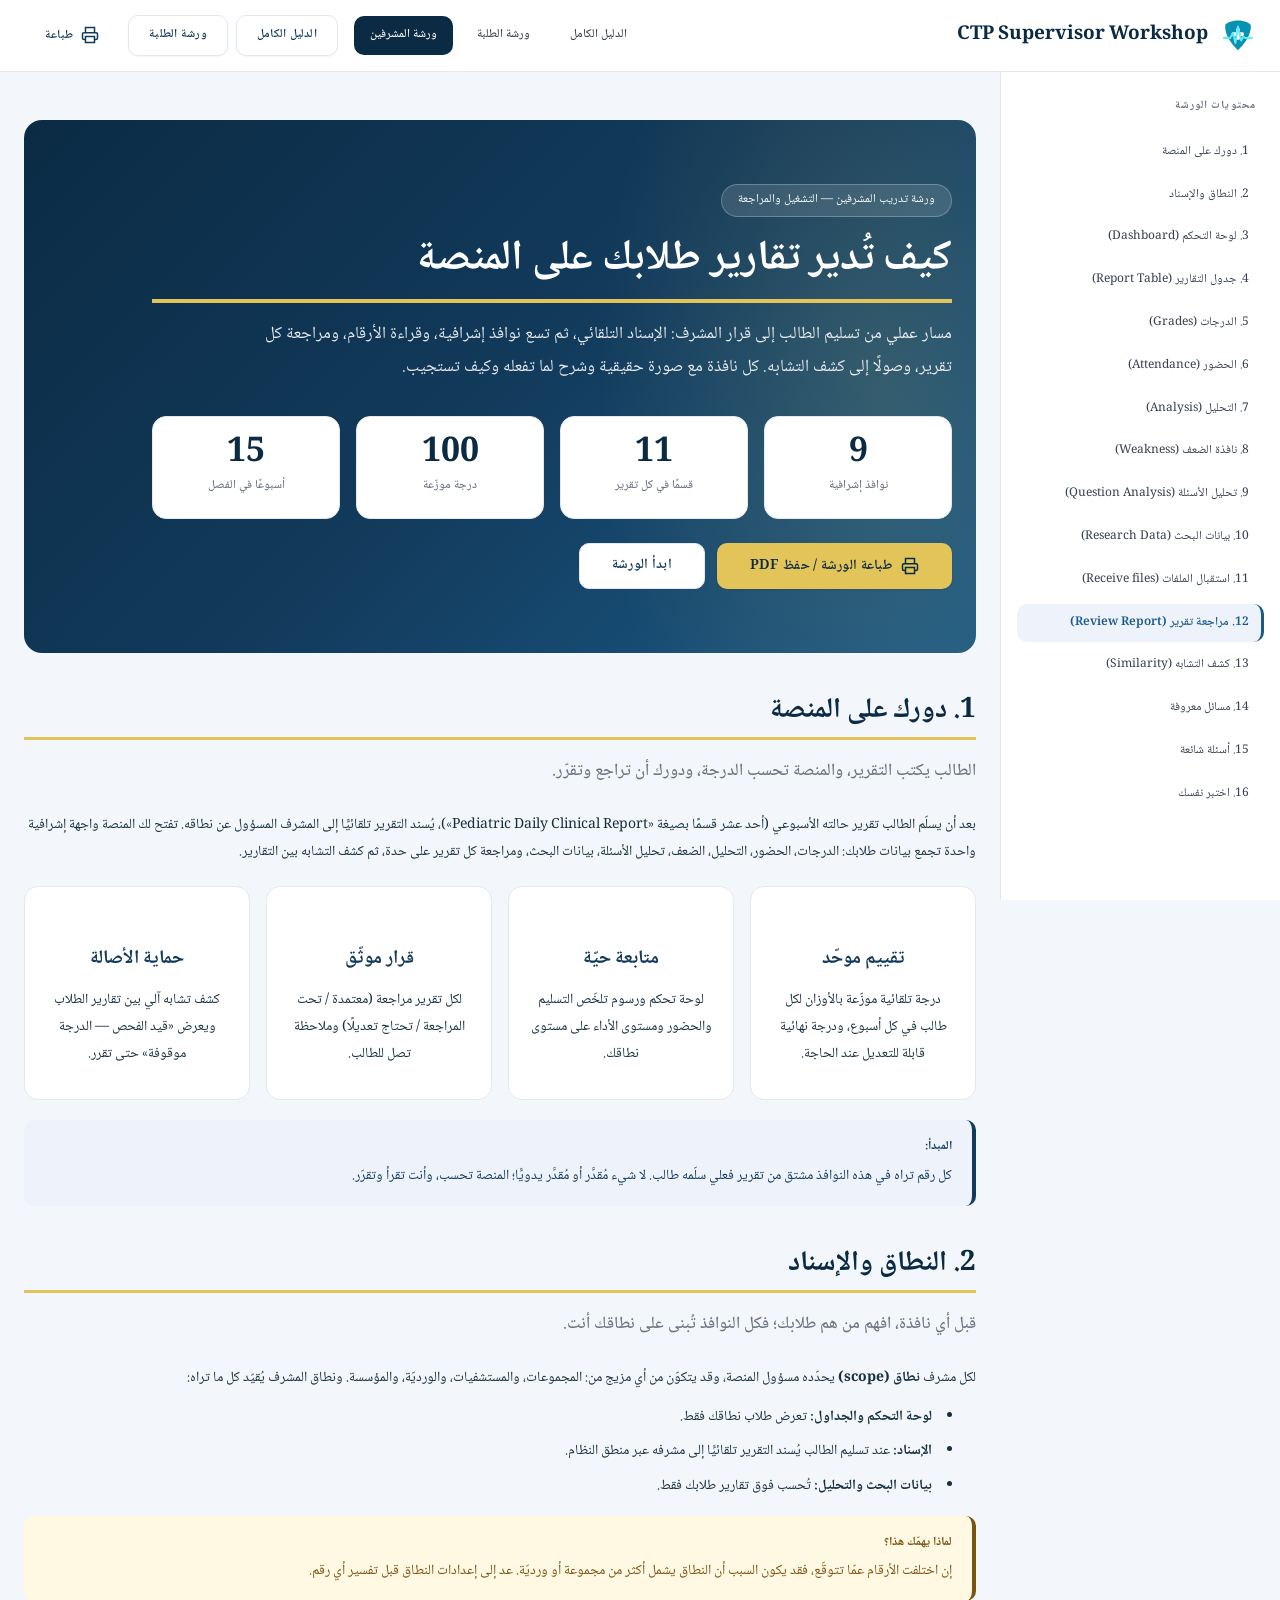
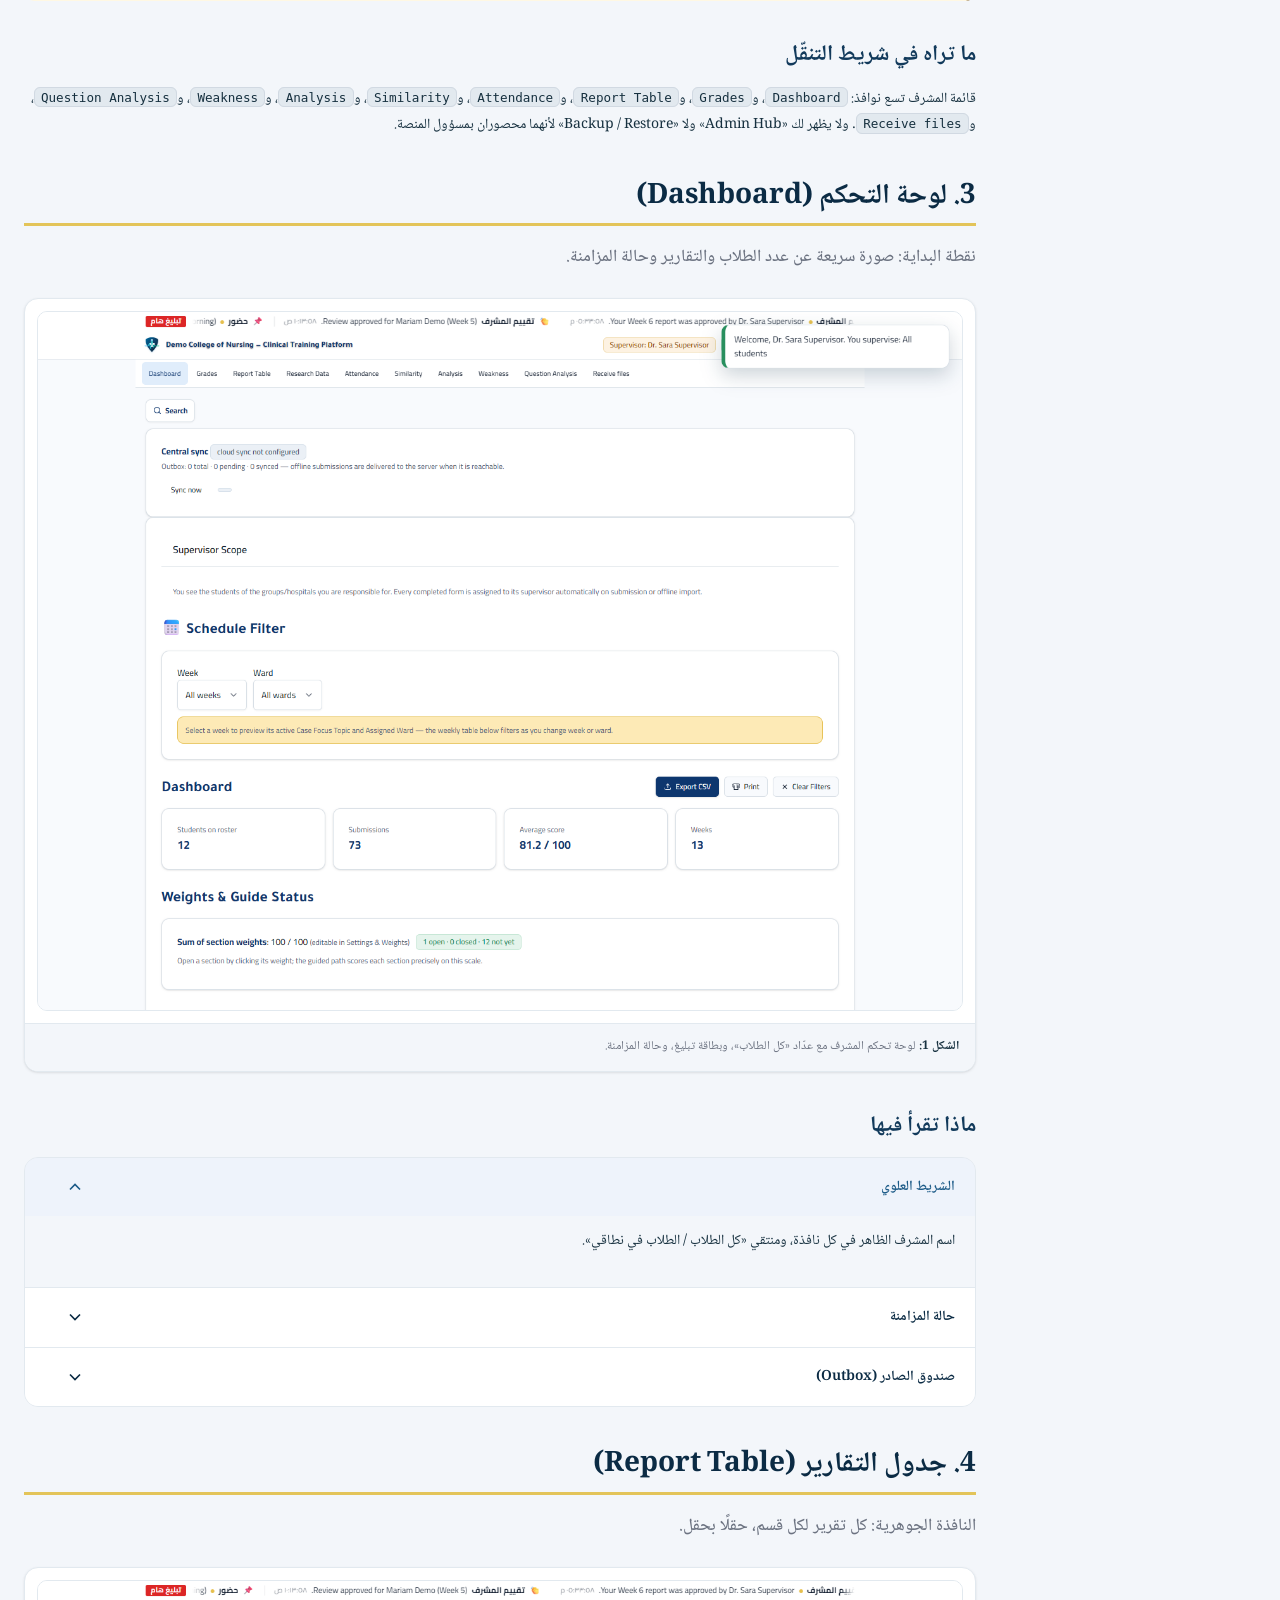
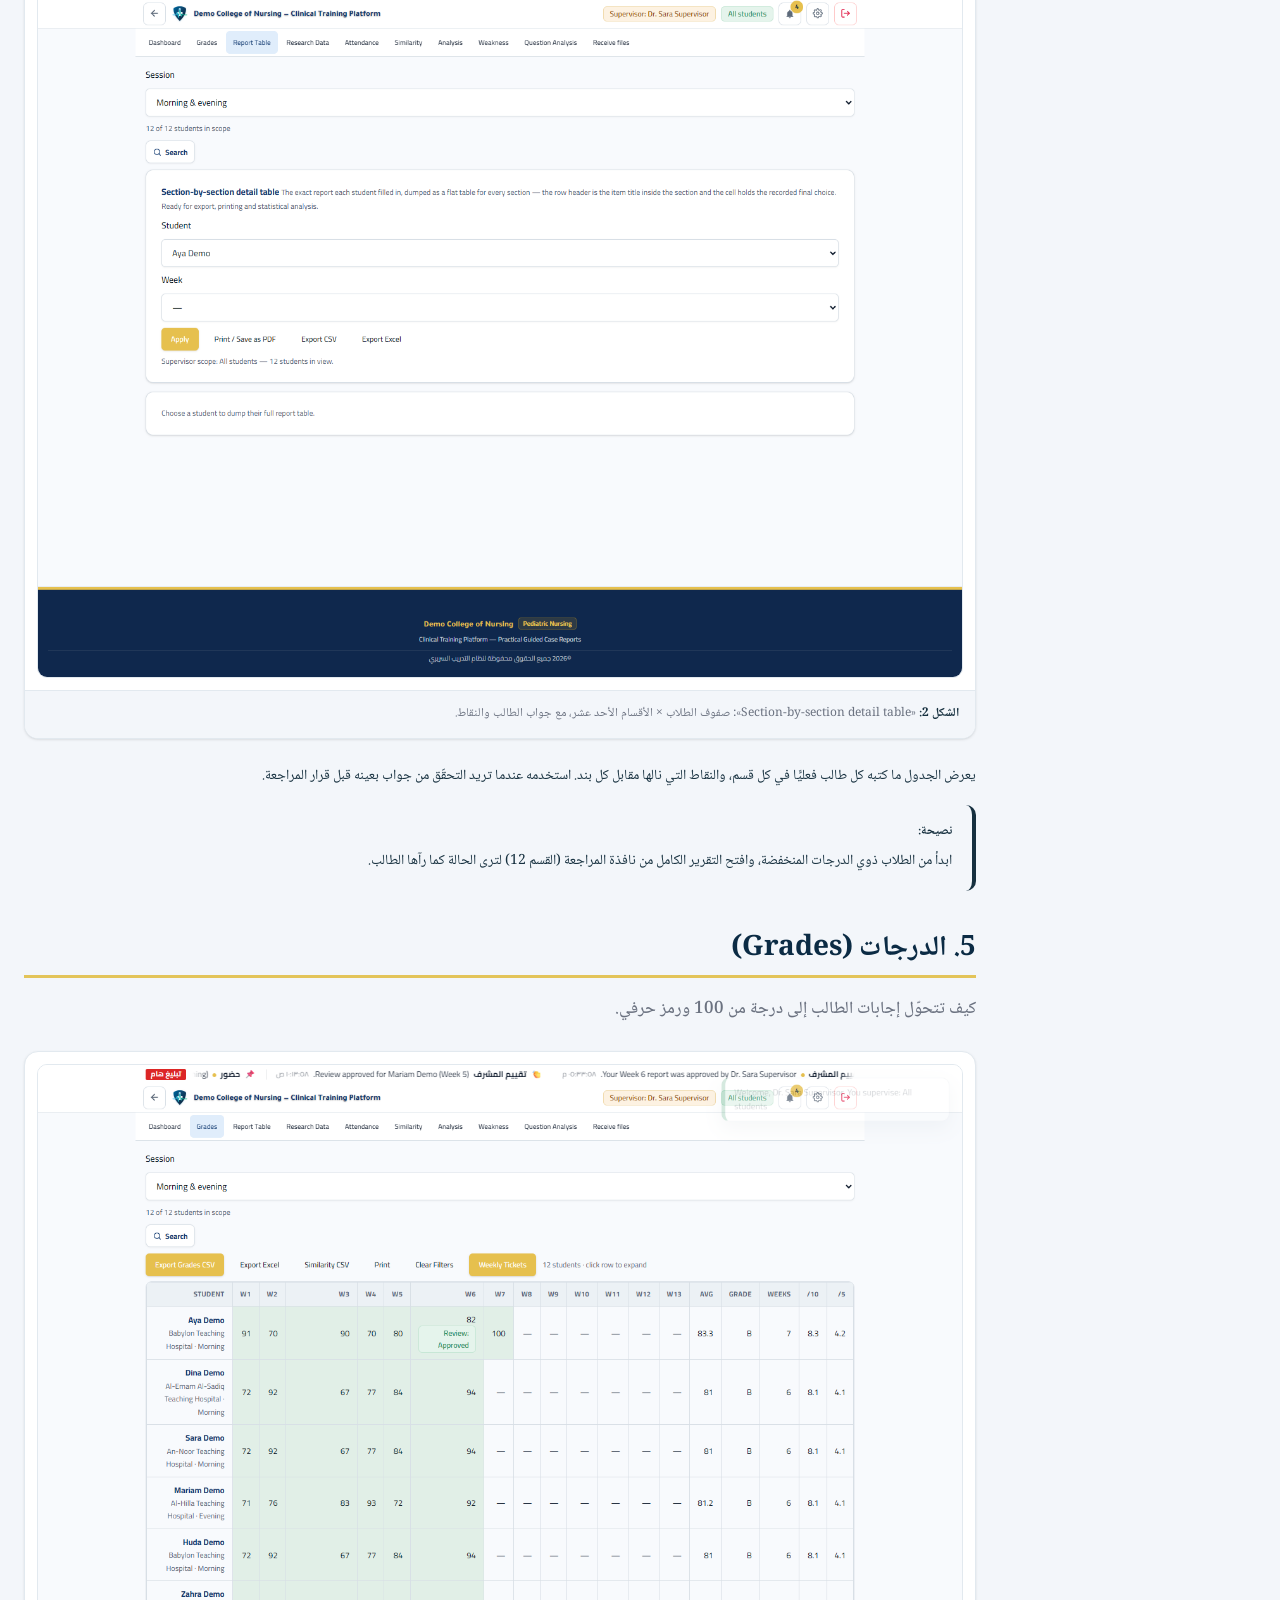
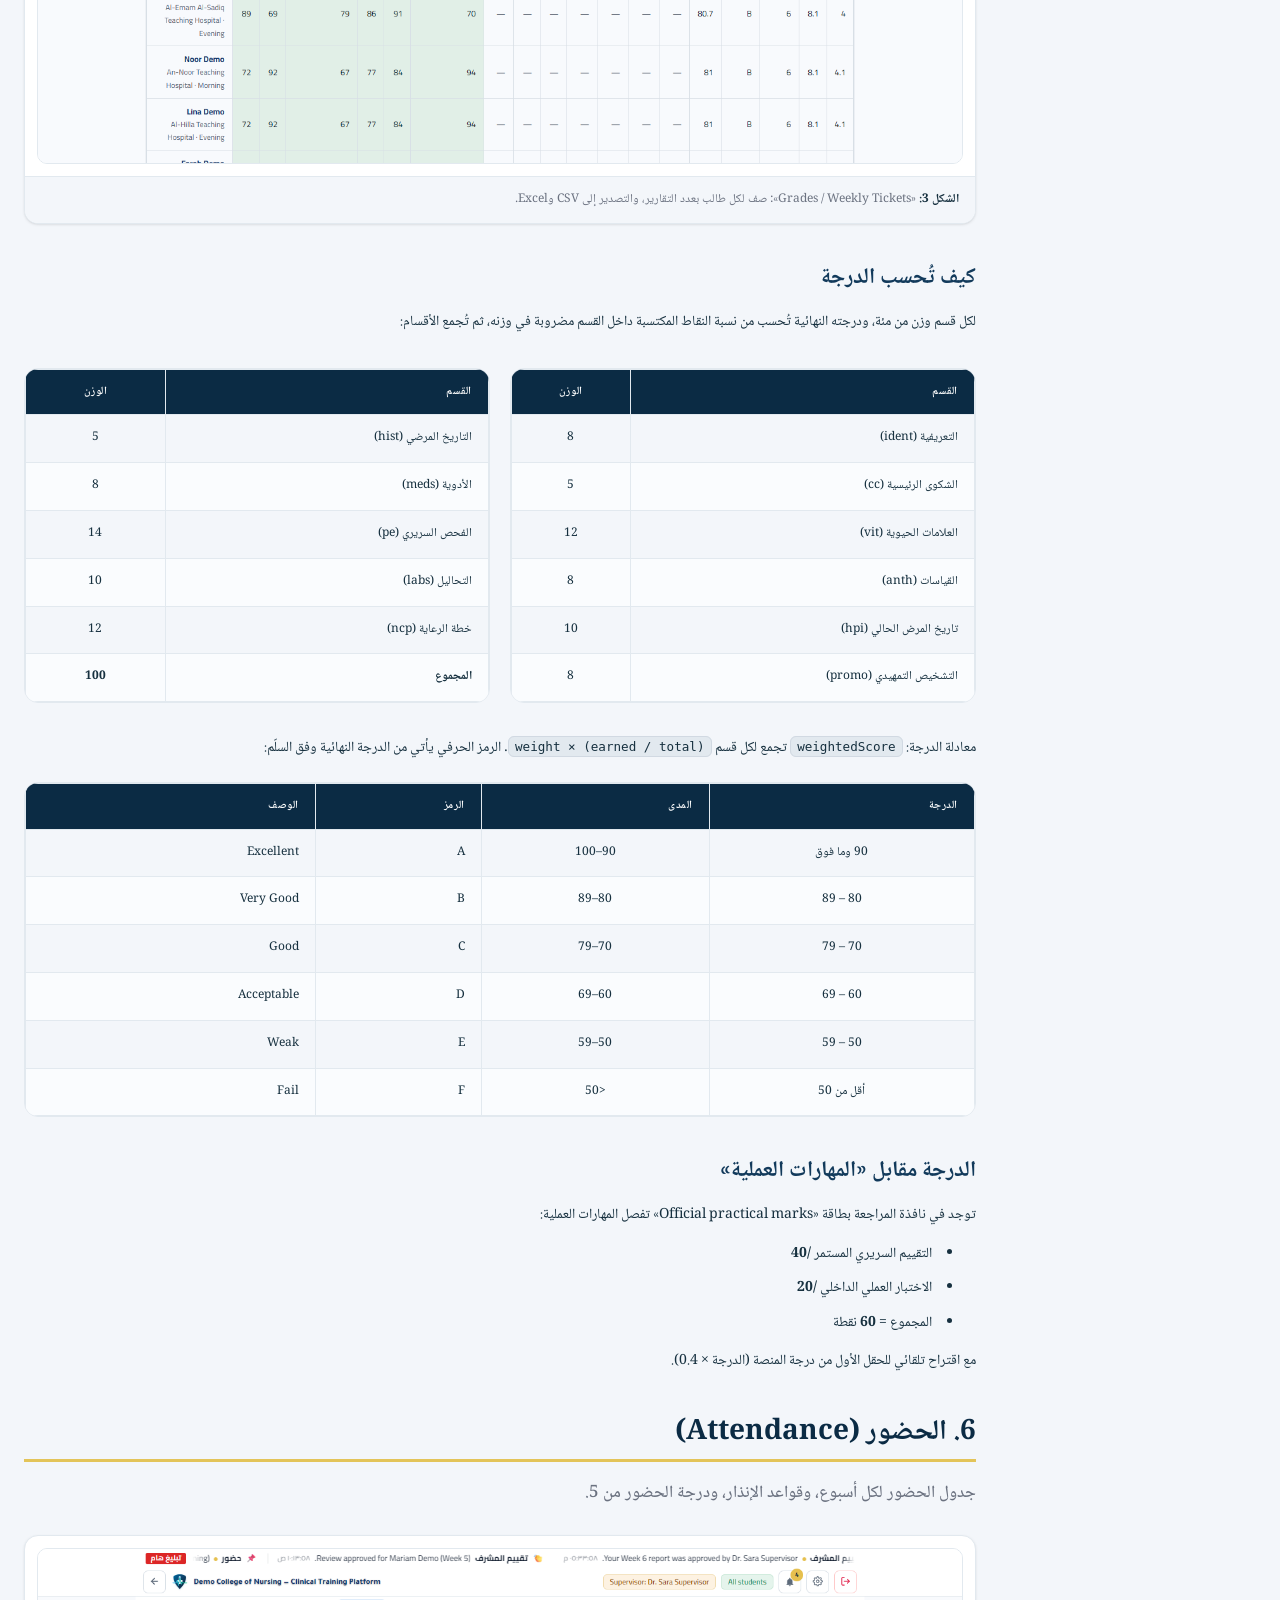
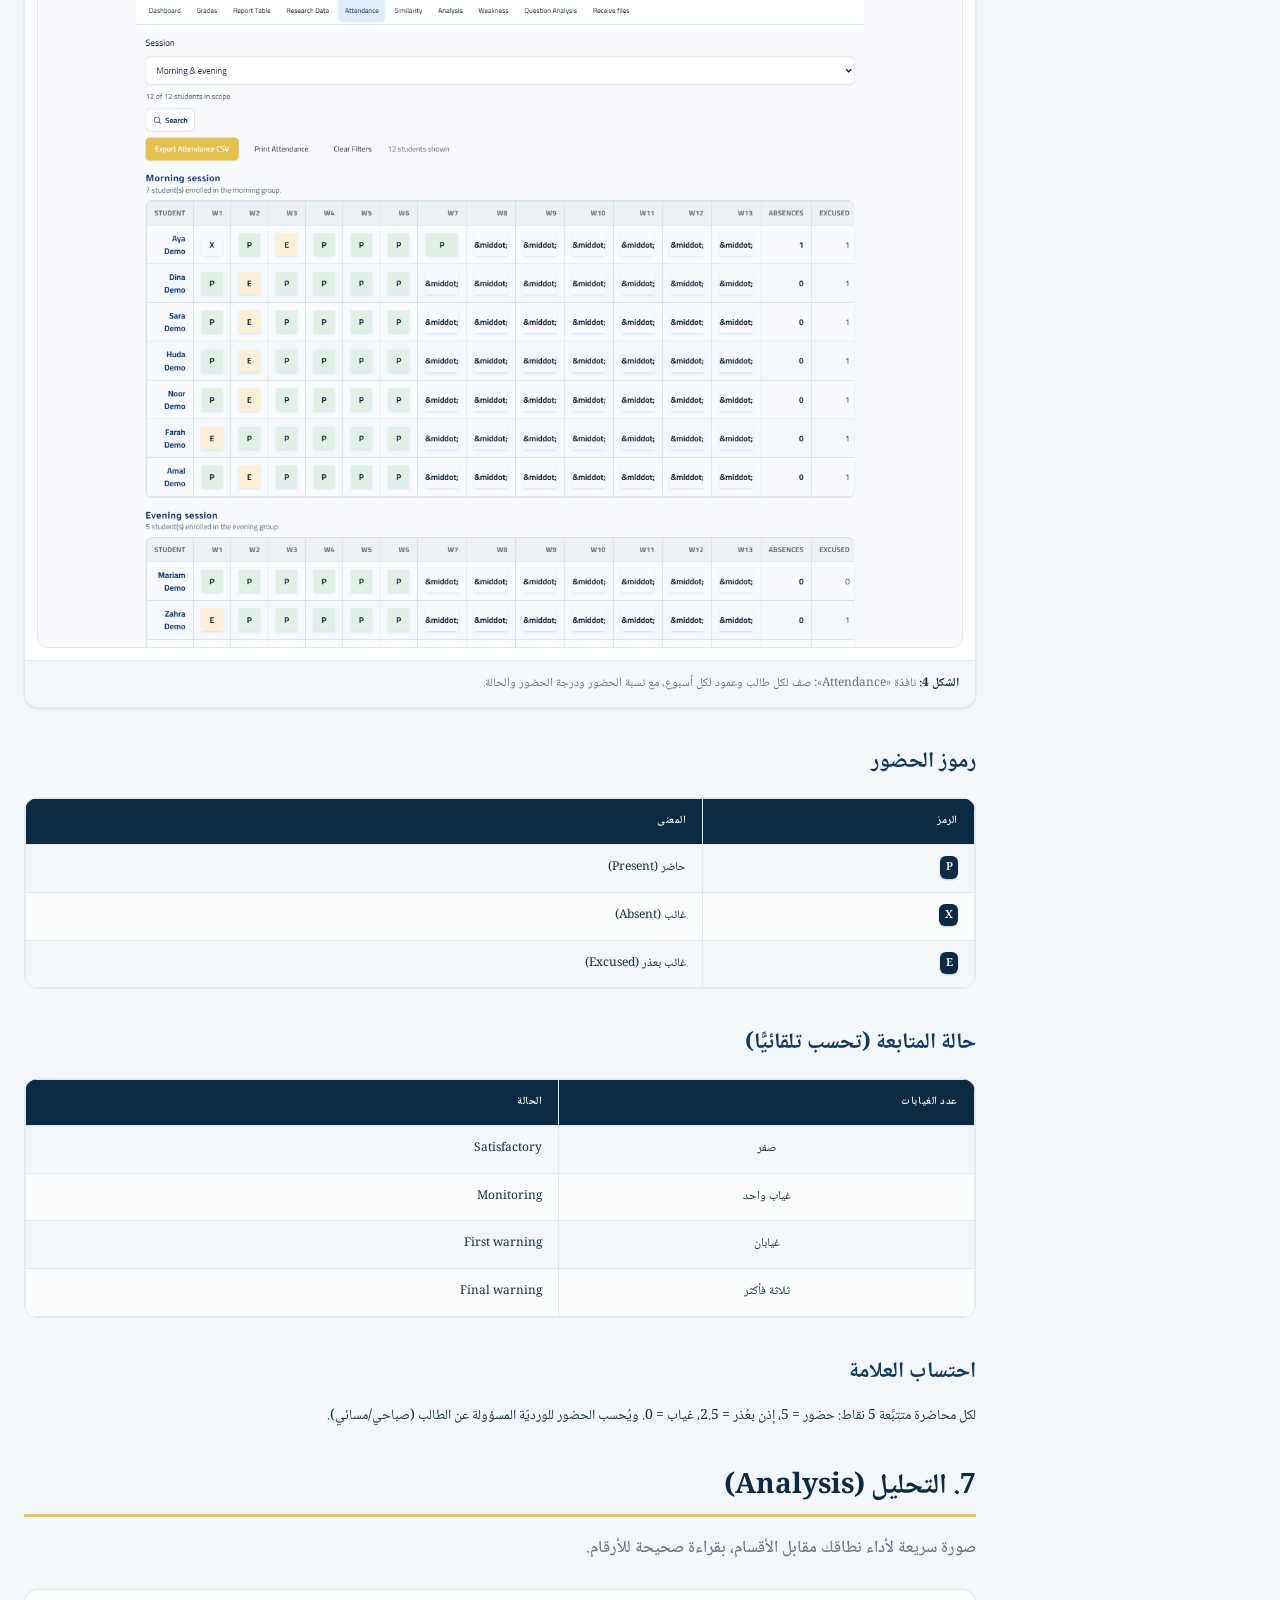
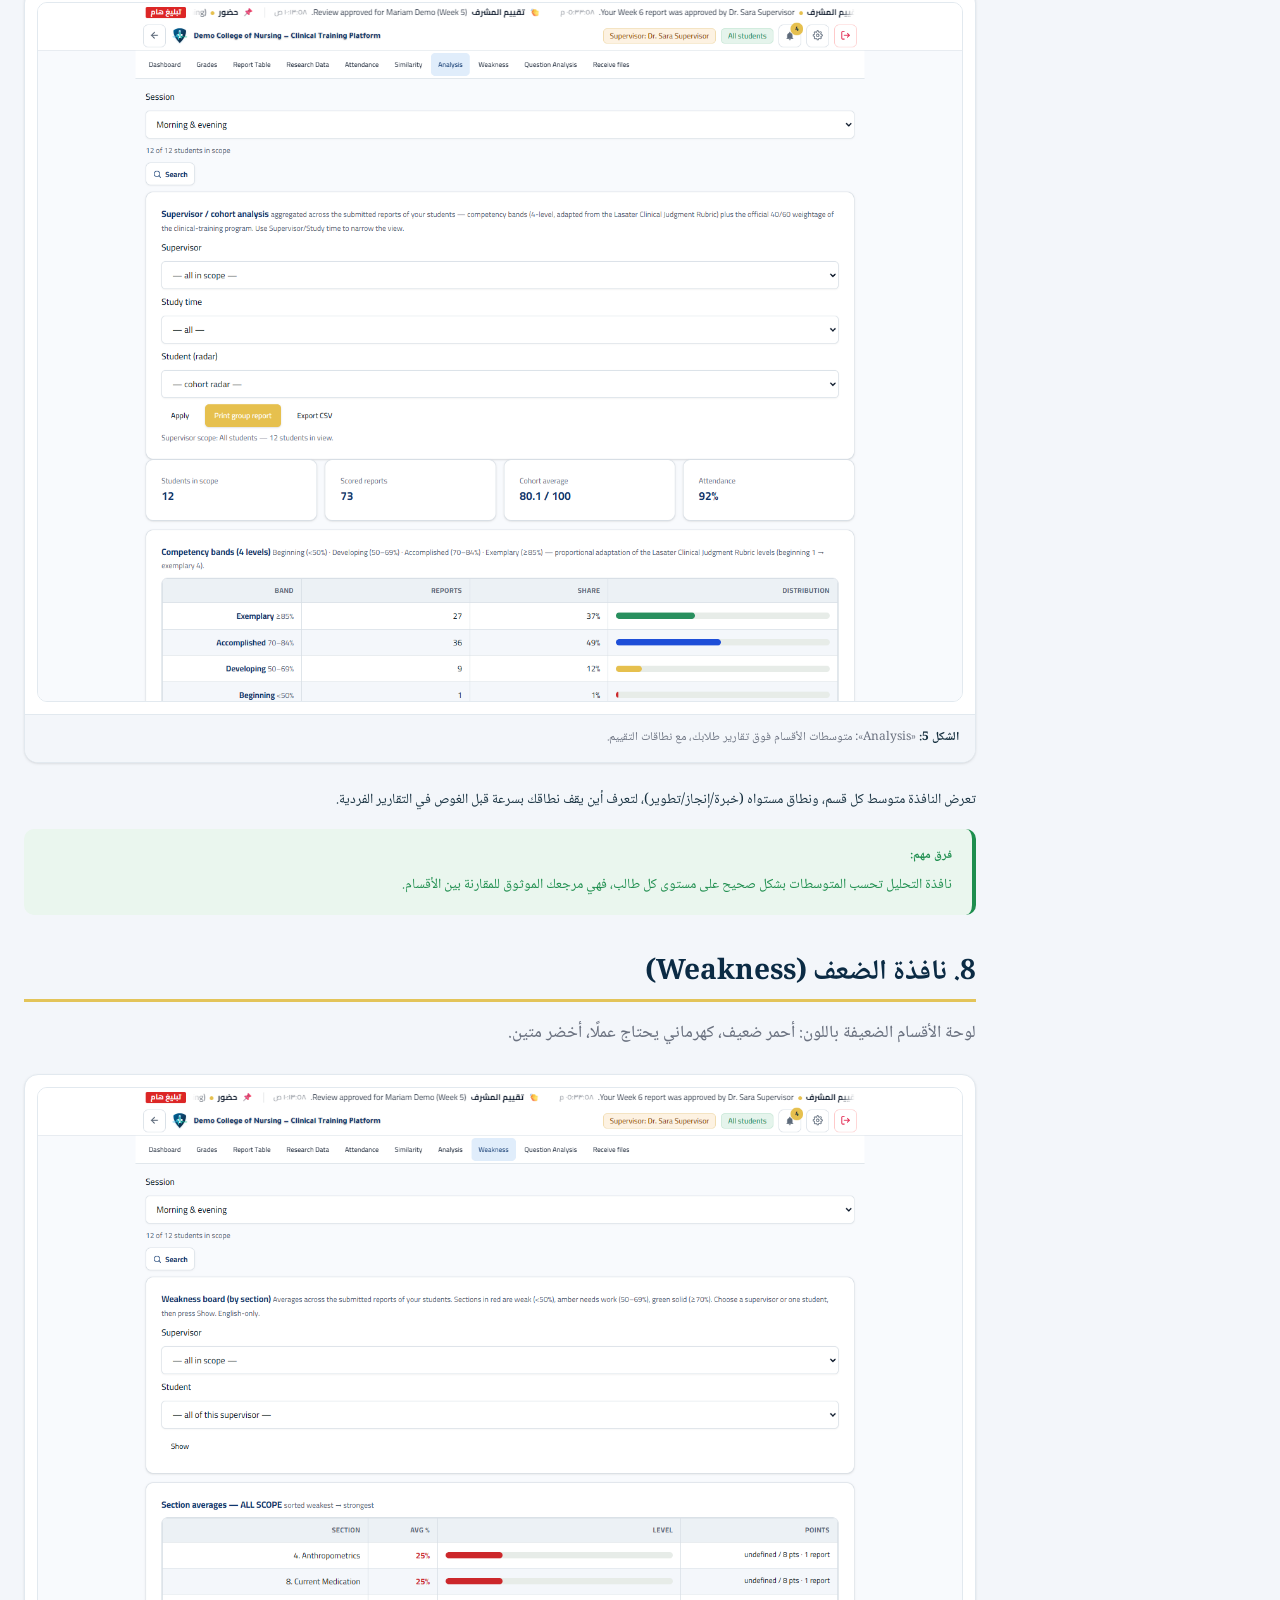
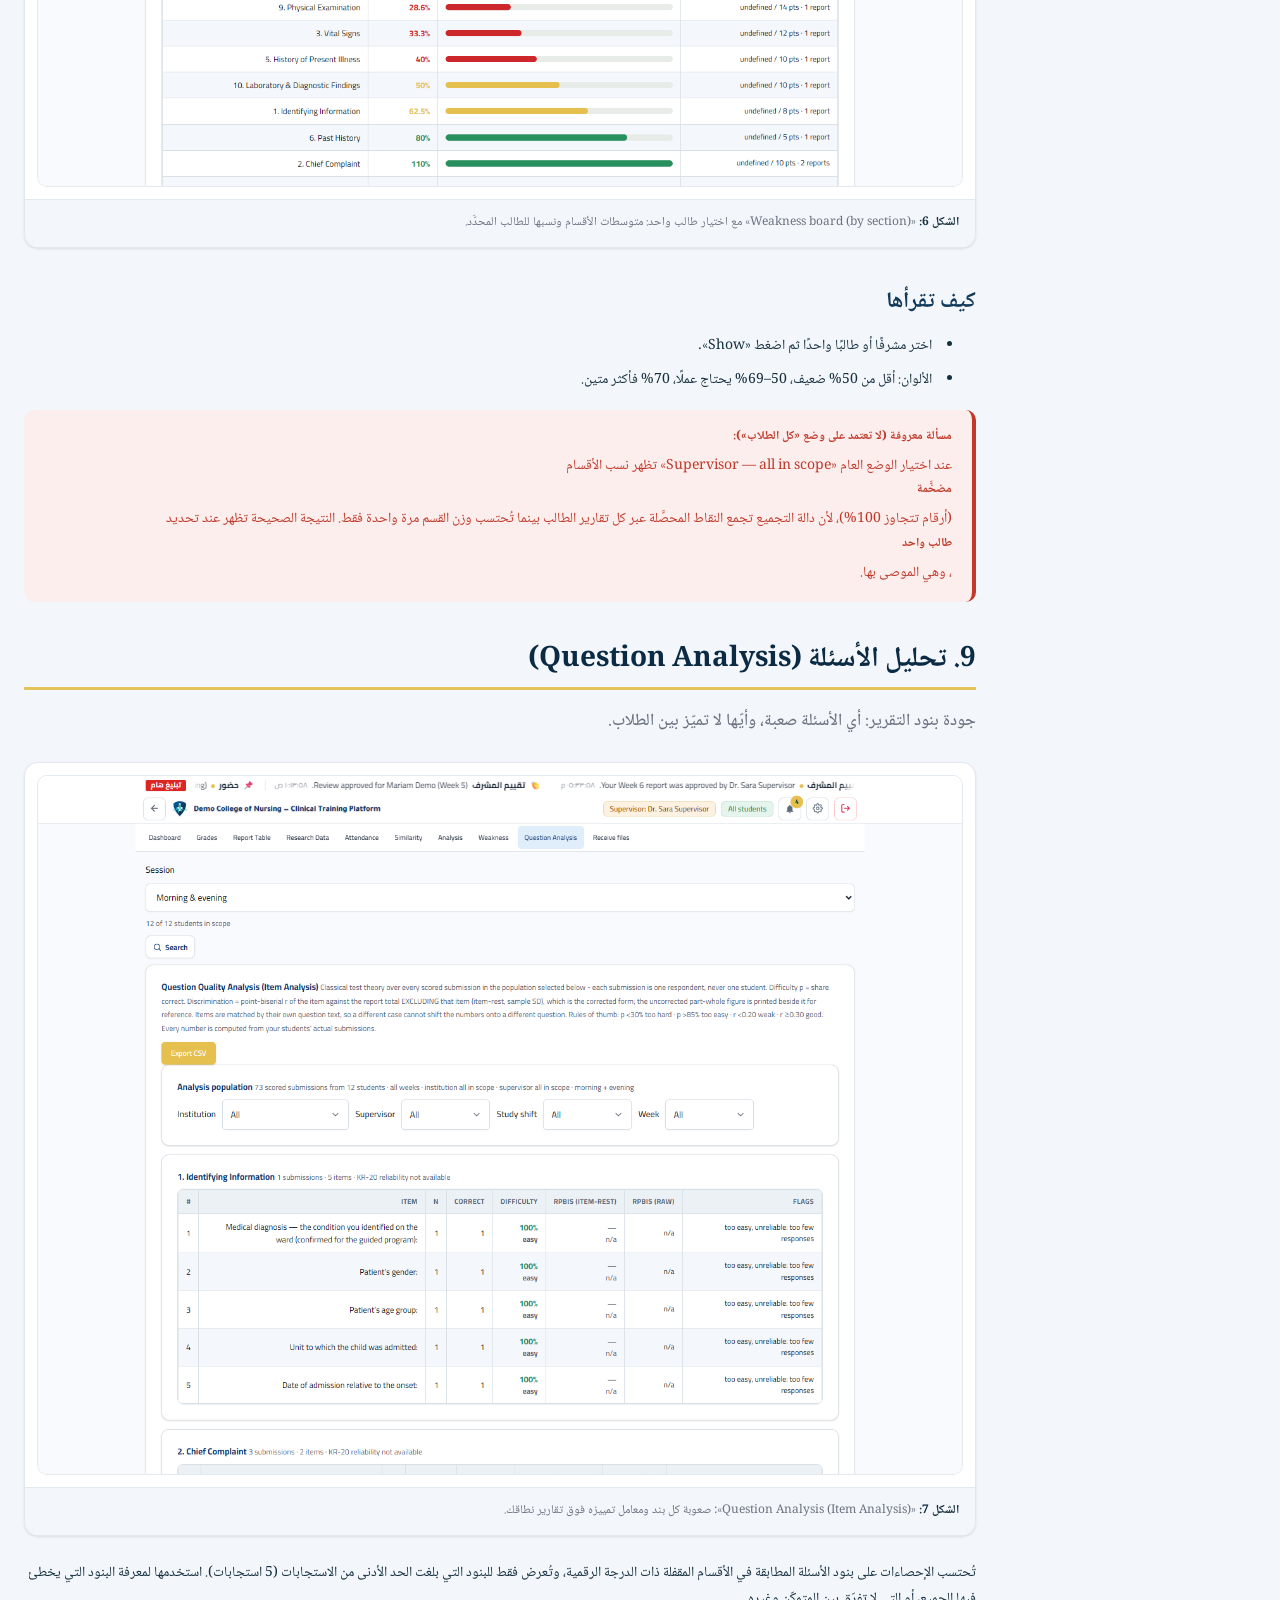
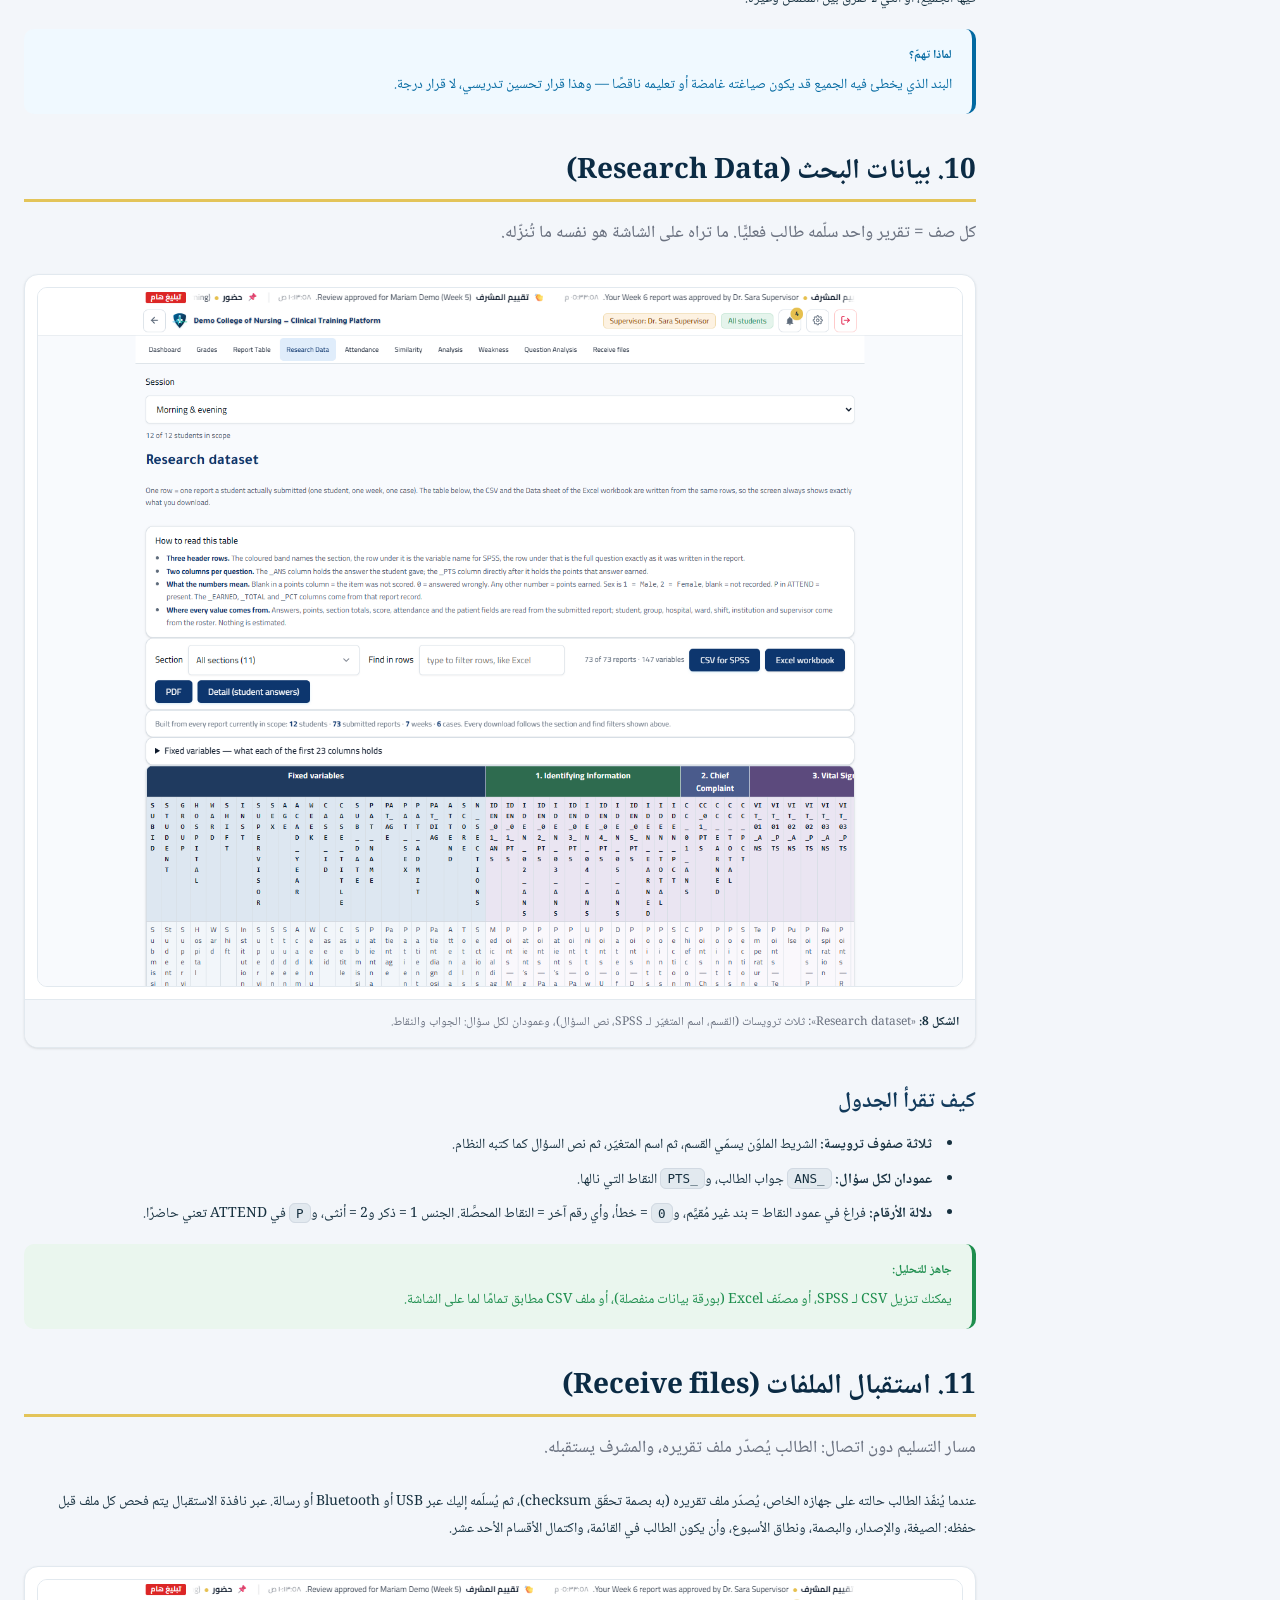
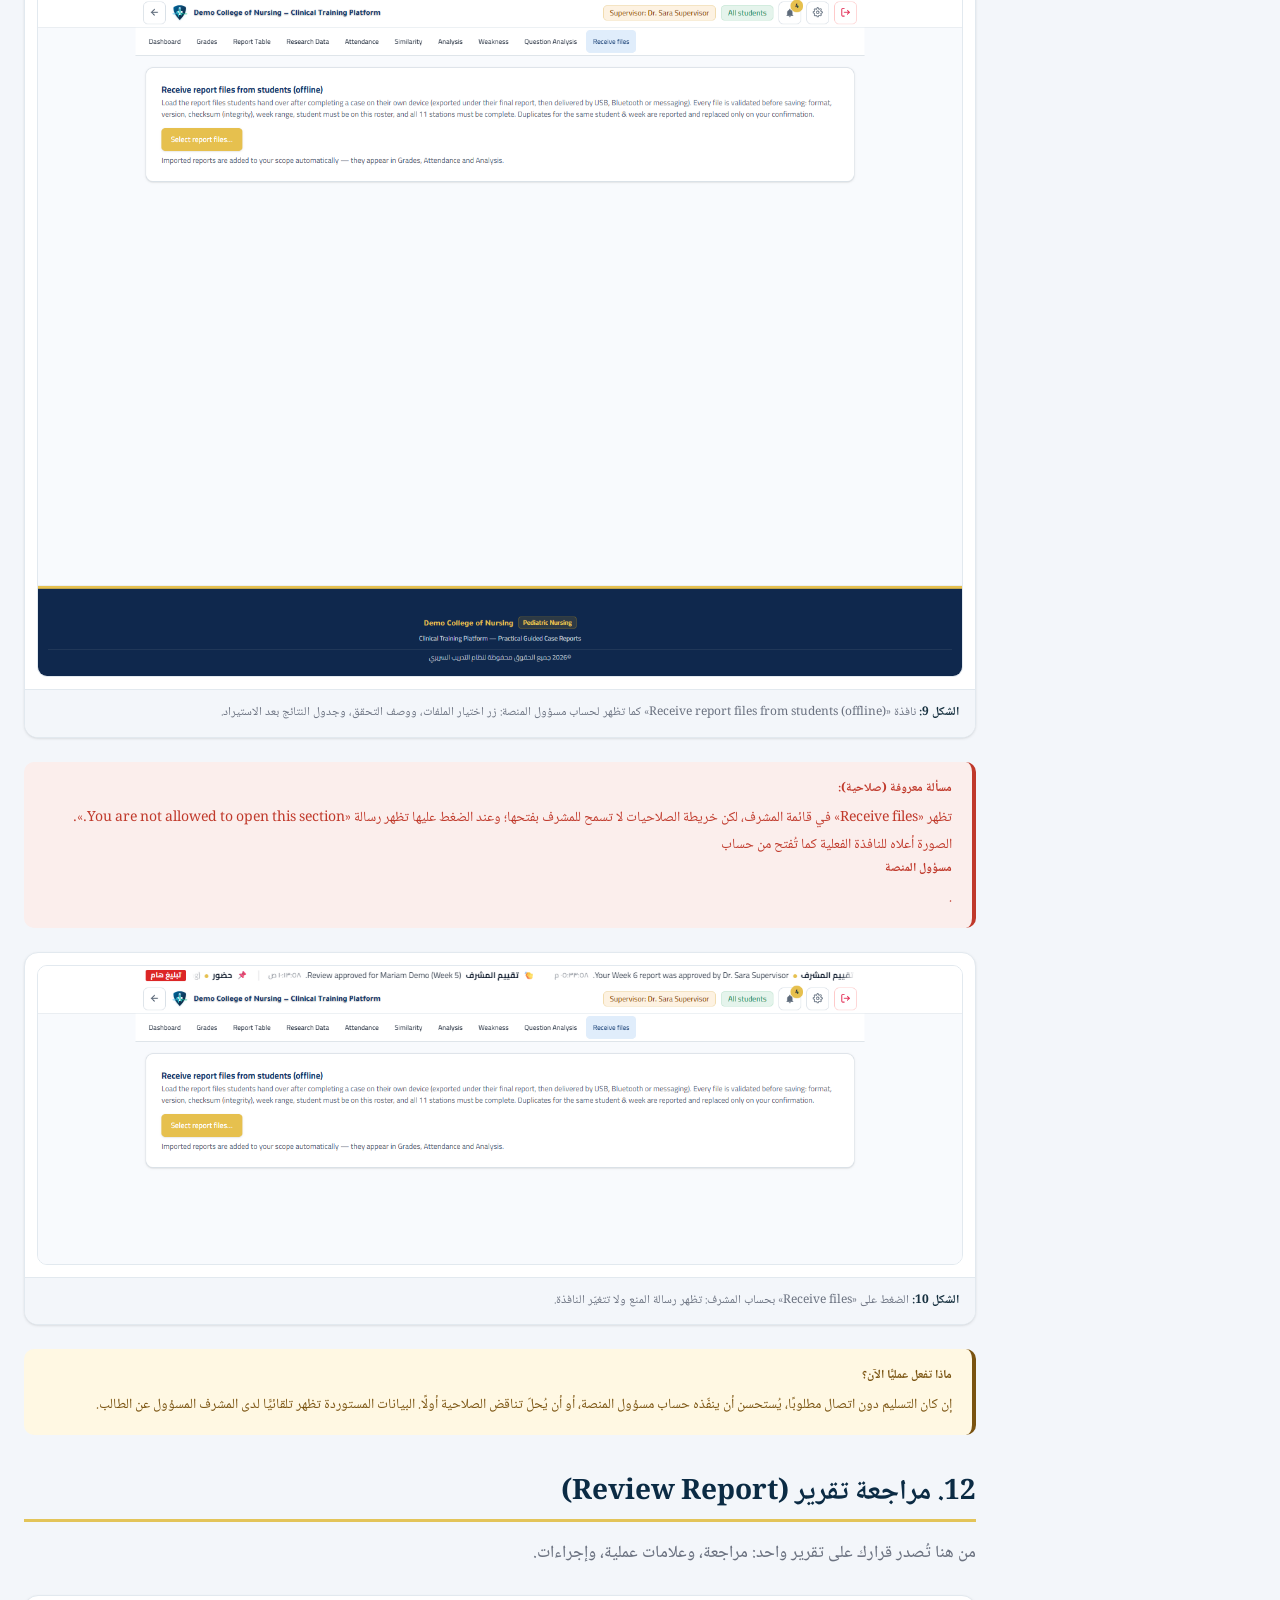
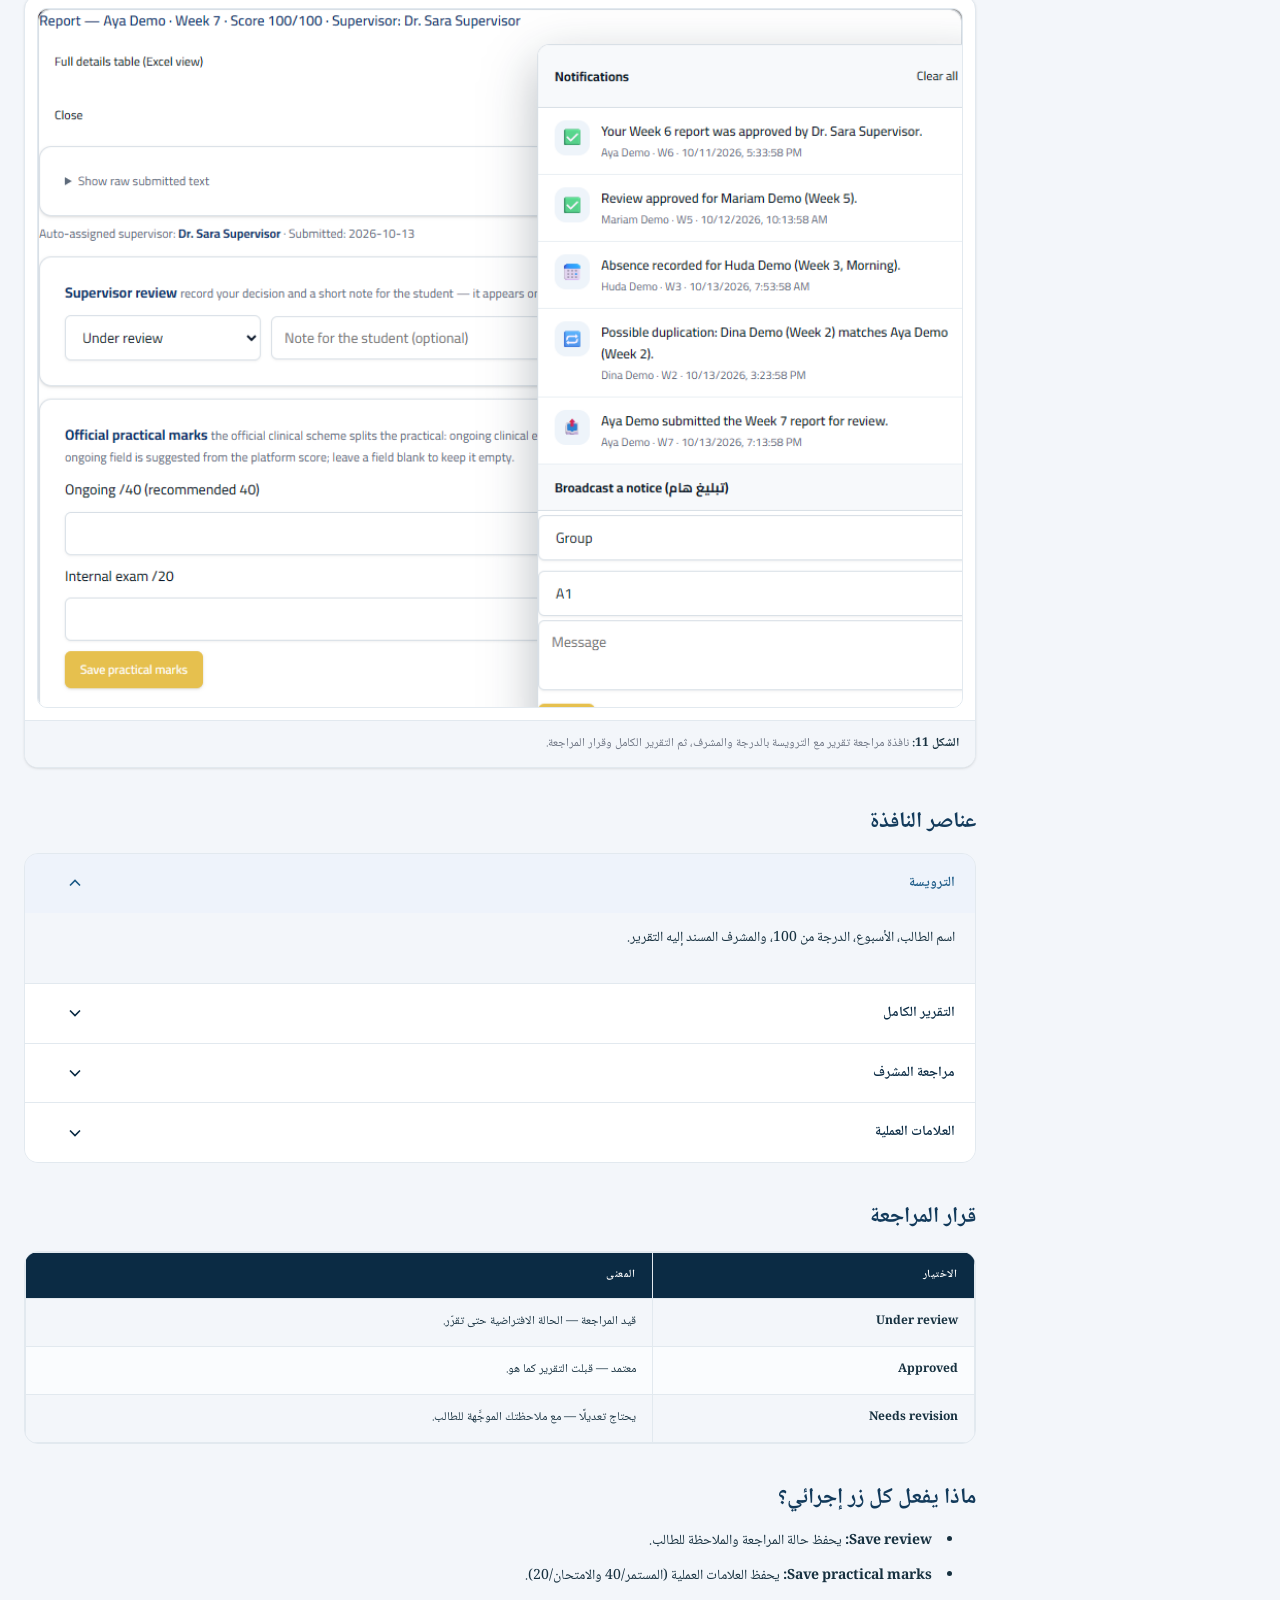
<file: supervisor-workshop.html>
<!DOCTYPE html>
<html lang="ar" dir="rtl">
<head>
  <meta charset="utf-8">
  <meta name="viewport" content="width=device-width, initial-scale=1">
  <title>ورشة تدريب المشرفين — منصة التدريب السريري</title>
  <meta name="description" content="مسار عملي من تسليم الطالب إلى قرار المشرف: الإسناد التلقائي، تسع نوافذ إشرافية، مراجعة كل تقرير، كشف التشابه">
  <link rel="preconnect" href="https://fonts.googleapis.com">
  <link rel="preconnect" href="https://fonts.gstatic.com" crossorigin>
  <link href="https://fonts.googleapis.com/css2?family=Noto+Naskh+Arabic:wght@400;500;600;700&family=Noto+Kufi+Arabic:wght@400;500;600;700&display=swap" rel="stylesheet">
  <link rel="stylesheet" href="styles.css">
</head>
<body>
  <div class="page-wrap">
    <aside class="sidebar" role="navigation" aria-label="جدول محتويات ورشة المشرفين">
      <div class="sidebar-title">محتويات الورشة</div>
      <nav class="toc-nav">
        <ul class="toc-list" id="tocList"></ul>
      </nav>
    </aside>

    <main class="main-content" role="main">
      <button class="mobile-menu-btn" aria-label="فتح القائمة" aria-expanded="false" aria-controls="tocList">
        <svg width="24" height="24" viewBox="0 0 24 24" fill="none" stroke="currentColor" stroke-width="2">
          <line x1="3" y1="12" x2="21" y2="12"></line>
          <line x1="3" y1="6" x2="21" y2="6"></line>
          <line x1="3" y1="18" x2="21" y2="18"></line>
        </svg>
      </button>
      <div class="sidebar-overlay" aria-hidden="true"></div>

      <header class="site-header" role="banner">
        <div class="logo">
          <svg viewBox="0 0 56 56" fill="none" xmlns="http://www.w3.org/2000/svg">
            <path d="M28 4C37.3 4 48 7.8 48 12.5C48 33.5 28 49.1 28 50.6C28 49.1 8 33.5 8 12.5C8 7.8 18.6 4 28 4Z" fill="#0891B2"/>
            <rect x="25" y="16" width="6" height="18" rx="2" fill="white"/>
            <rect x="19" y="22" width="18" height="6" rx="2" fill="white"/>
            <path d="M6 31H16L20 23L24 39L28 13L33 35L36 29L39 31H50" stroke="#67E8F9" stroke-width="3" stroke-linecap="round" stroke-linejoin="round" fill="none"/>
          </svg>
          <span>CTP Supervisor Workshop</span>
        </div>
        <nav aria-label="التنقل الرئيسي">
          <a href="index.html">الدليل الكامل</a>
          <a href="student-workshop.html">ورشة الطلبة</a>
          <a href="supervisor-workshop.html" class="active">ورشة المشرفين</a>
        </nav>
        <div class="header-actions">
          <a href="index.html" class="btn btn-secondary">الدليل الكامل</a>
          <a href="student-workshop.html" class="btn btn-secondary">ورشة الطلبة</a>
          <button class="btn btn-print btn-ghost" aria-label="طباعة أو حفظ ك PDF">
            <svg width="18" height="18" viewBox="0 0 24 24" fill="none" stroke="currentColor" stroke-width="2"><polyline points="6 9 6 2 18 2 18 9"></polyline><path d="M6 18H4a2 2 0 0 1-2-2v-5a2 2 0 0 1 2-2h16a2 2 0 0 1 2 2v5a2 2 0 0 1-2 2h-2"></path><rect x="6" y="14" width="12" height="8"></rect></svg>
            طباعة
          </button>
        </div>
      </header>

      <!-- Hero Section -->
      <section class="hero" aria-labelledby="hero-title">
        <div class="hero-content">
          <span class="hero-kicker">ورشة تدريب المشرفين — التشغيل والمراجعة</span>
          <h1 id="hero-title">كيف تُدير تقارير طلابك على المنصة</h1>
          <p class="hero-lead">مسار عملي من تسليم الطالب إلى قرار المشرف: الإسناد التلقائي، ثم تسع نوافذ إشرافية، وقراءة الأرقام، ومراجعة كل تقرير، وصولًا إلى كشف التشابه. كل نافذة مع صورة حقيقية وشرح لما تفعله وكيف تستجيب.</p>
          <div class="kpi-grid" style="margin-top: 32px;">
            <div class="kpi-card"><div class="kpi-value" data-target="9">0</div><div class="kpi-label">نوافذ إشرافية</div></div>
            <div class="kpi-card"><div class="kpi-value" data-target="11">0</div><div class="kpi-label">قسمًا في كل تقرير</div></div>
            <div class="kpi-card"><div class="kpi-value" data-target="100">0</div><div class="kpi-label">درجة موزّعة</div></div>
            <div class="kpi-card"><div class="kpi-value" data-target="15">0</div><div class="kpi-label">أسبوعًا في الفصل</div></div>
          </div>
          <div class="hero-actions">
            <button class="btn btn-gold btn-lg btn-print"><svg width="18" height="18" viewBox="0 0 24 24" fill="none" stroke="currentColor" stroke-width="2"><polyline points="6 9 6 2 18 2 18 9"></polyline><path d="M6 18H4a2 2 0 0 1-2-2v-5a2 2 0 0 1 2-2h16a2 2 0 0 1 2 2v5a2 2 0 0 1-2 2h-2"></path><rect x="6" y="14" width="12" height="8"></rect></svg> طباعة الورشة / حفظ PDF</button>
            <a href="#overview" class="btn btn-secondary btn-lg">ابدأ الورشة</a>
          </div>
        </div>
      </section>

      <!-- ========================================
           SECTION 1: دورك على المنصة
           ======================================== -->
      <section id="overview" aria-labelledby="overview-title">
        <h2 id="overview-title">1. دورك على المنصة</h2>
        <p class="lead">الطالب يكتب التقرير، والمنصة تحسب الدرجة، ودورك أن تراجع وتقرّر.</p>
        <p>بعد أن يسلّم الطالب تقرير حالته الأسبوعي (أحد عشر قسمًا بصيغة «Pediatric Daily Clinical Report»)، يُسند التقرير تلقائيًّا إلى المشرف المسؤول عن نطاقه. تفتح لك المنصة واجهة إشرافية واحدة تجمع بيانات طلابك: الدرجات، الحضور، التحليل، الضعف، تحليل الأسئلة، بيانات البحث، ومراجعة كل تقرير على حدة، ثم كشف التشابه بين التقارير.</p>

        <div class="kpi-grid">
          <div class="kpi-card"><h4>تقييم موحّد</h4><p>درجة تلقائية موزّعة بالأوزان لكل طالب في كل أسبوع، ودرجة نهائية قابلة للتعديل عند الحاجة.</p></div>
          <div class="kpi-card"><h4>متابعة حيّة</h4><p>لوحة تحكم ورسوم تلخّص التسليم والحضور ومستوى الأداء على مستوى نطاقك.</p></div>
          <div class="kpi-card"><h4>قرار موثّق</h4><p>لكل تقرير مراجعة (معتمدة / تحت المراجعة / تحتاج تعديلًا) وملاحظة تصل للطالب.</p></div>
          <div class="kpi-card"><h4>حماية الأصالة</h4><p>كشف تشابه آلي بين تقارير الطلاب ويعرض «قيد الفحص — الدرجة موقوفة» حتى تقرر.</p></div>
        </div>

        <div class="notice notice-info">
          <div class="notice-content"><strong>المبدأ:</strong> كل رقم تراه في هذه النوافذ مشتق من تقرير فعلي سلّمه طالب. لا شيء مُقدَّر أو مُقدَّر يدويًّا؛ المنصة تحسب، وأنت تقرأ وتقرّر.</div>
        </div>
      </section>

      <!-- ========================================
           SECTION 2: النطاق والإسناد
           ======================================== -->
      <section id="scope" aria-labelledby="scope-title">
        <h2 id="scope-title">2. النطاق والإسناد</h2>
        <p class="lead">قبل أي نافذة، افهم من هم طلابك؛ فكل النوافذ تُبنى على نطاقك أنت.</p>
        <p>لكل مشرف <strong>نطاق (scope)</strong> يحدّده مسؤول المنصة، وقد يتكوّن من أي مزيج من: المجموعات، والمستشفيات، والورديّة، والمؤسسة. ونطاق المشرف يُقيّد كل ما تراه:</p>
        <ul>
          <li><strong>لوحة التحكم والجداول:</strong> تعرض طلاب نطاقك فقط.</li>
          <li><strong>الإسناد:</strong> عند تسليم الطالب يُسند التقرير تلقائيًّا إلى مشرفه عبر منطق النظام.</li>
          <li><strong>بيانات البحث والتحليل:</strong> تُحسب فوق تقارير طلابك فقط.</li>
        </ul>
        <div class="notice notice-warning">
          <div class="notice-content"><strong>لماذا يهمّك هذا؟</strong> إن اختلفت الأرقام عمّا تتوقّع، فقد يكون السبب أن النطاق يشمل أكثر من مجموعة أو ورديّة. عد إلى إعدادات النطاق قبل تفسير أي رقم.</div>
        </div>

        <h3>ما تراه في شريط التنقّل</h3>
        <p>قائمة المشرف تسع نوافذ: <code>Dashboard</code>، و<code>Grades</code>، و<code>Report Table</code>، و<code>Attendance</code>، و<code>Similarity</code>، و<code>Analysis</code>، و<code>Weakness</code>، و<code>Question Analysis</code>، و<code>Receive files</code>. ولا يظهر لك «Admin Hub» ولا «Backup / Restore» لأنهما محصوران بمسؤول المنصة.</p>
      </section>

      <!-- ========================================
           SECTION 3: لوحة التحكم (Dashboard)
           ======================================== -->
      <section id="dashboard" aria-labelledby="dashboard-title">
        <h2 id="dashboard-title">3. لوحة التحكم (Dashboard)</h2>
        <p class="lead">نقطة البداية: صورة سريعة عن عدد الطلاب والتقارير وحالة المزامنة.</p>
        <figure class="figure">
          <div class="screenshot-frame"><img src="assets/s02_dashboard.png" alt="لوحة تحكم المشرف"></div>
          <figcaption class="figure-caption"><strong>الشكل 1:</strong> لوحة تحكم المشرف مع عدّاد «كل الطلاب»، وبطاقة تبليغ، وحالة المزامنة.</figcaption>
        </figure>

        <h3>ماذا تقرأ فيها</h3>
        <div class="accordion" data-multi>
          <div class="accordion-item">
            <button class="accordion-trigger" aria-expanded="true" aria-controls="dash1">
              الشريط العلوي
              <svg class="icon" width="20" height="20" viewBox="0 0 24 24" fill="none" stroke="currentColor" stroke-width="2"><polyline points="6 9 12 15 18 9"></polyline></svg>
            </button>
            <div class="accordion-content" id="dash1" style="max-height: 300px;">
              <div class="inner">
                <p>اسم المشرف الظاهر في كل نافذة، ومنتقي «كل الطلاب / الطلاب في نطاقي».</p>
              </div>
            </div>
          </div>
          <div class="accordion-item">
            <button class="accordion-trigger" aria-expanded="false" aria-controls="dash2">
              حالة المزامنة
              <svg class="icon" width="20" height="20" viewBox="0 0 24 24" fill="none" stroke="currentColor" stroke-width="2"><polyline points="6 9 12 15 18 9"></polyline></svg>
            </button>
            <div class="accordion-content" id="dash2">
              <div class="inner">
                <p>«Central sync: not configured» تعني أن المزامنة السحابية غير مفعّلة، والبيانات محليّة على الجهاز.</p>
              </div>
            </div>
          </div>
          <div class="accordion-item">
            <button class="accordion-trigger" aria-expanded="false" aria-controls="dash3">
              صندوق الصادر (Outbox)
              <svg class="icon" width="20" height="20" viewBox="0 0 24 24" fill="none" stroke="currentColor" stroke-width="2"><polyline points="6 9 12 15 18 9"></polyline></svg>
            </button>
            <div class="accordion-content" id="dash3">
              <div class="inner">
                <p><code>Outbox</code>: عدد التسليمات التي تنتظر المزامنة (كلها / معلّقة / متزامنة).</p>
                <div class="notice">
                  <div class="notice-content"><strong>ملاحظة تشغيل:</strong> البيانات تُخزَّن على الجهاز نفسه (IndexedDB مع نسخة في localStorage). تعذُّر المزامنة لا يمنع العمل، لكنه يعني أن البيانات لا تنتقل إلى جهاز آخر إلا عبر ملفات النسخ/الاستقبال.</div>
                </div>
              </div>
            </div>
          </div>
        </div>
      </section>

      <!-- ========================================
           SECTION 4: جدول التقارير
           ======================================== -->
      <section id="reporttab" aria-labelledby="reporttab-title">
        <h2 id="reporttab-title">4. جدول التقارير (Report Table)</h2>
        <p class="lead">النافذة الجوهرية: كل تقرير لكل قسم، حقلًا بحقل.</p>
        <figure class="figure">
          <div class="screenshot-frame"><img src="assets/s03_report_table.png" alt="جدول التقارير التفصيلي"></div>
          <figcaption class="figure-caption"><strong>الشكل 2:</strong> «Section-by-section detail table»: صفوف الطلاب × الأقسام الأحد عشر، مع جواب الطالب والنقاط.</figcaption>
        </figure>
        <p>يعرض الجدول ما كتبه كل طالب فعليًّا في كل قسم، والنقاط التي نالها مقابل كل بند. استخدمه عندما تريد التحقّق من جواب بعينه قبل قرار المراجعة.</p>
        <div class="notice">
          <div class="notice-content"><strong>نصيحة:</strong> ابدأ من الطلاب ذوي الدرجات المنخفضة، وافتح التقرير الكامل من نافذة المراجعة (القسم 12) لترى الحالة كما رآها الطالب.</div>
        </div>
      </section>

      <!-- ========================================
           SECTION 5: الدرجات
           ======================================== -->
      <section id="grades" aria-labelledby="grades-title">
        <h2 id="grades-title">5. الدرجات (Grades)</h2>
        <p class="lead">كيف تتحوّل إجابات الطالب إلى درجة من 100 ورمز حرفي.</p>
        <figure class="figure">
          <div class="screenshot-frame"><img src="assets/s04_grades.png" alt="نافذة الدرجات"></div>
          <figcaption class="figure-caption"><strong>الشكل 3:</strong> «Grades / Weekly Tickets»: صف لكل طالب بعدد التقارير، والتصدير إلى CSV وExcel.</figcaption>
        </figure>

        <h3>كيف تُحسب الدرجة</h3>
        <p>لكل قسم وزن من مئة، ودرجته النهائية تُحسب من نسبة النقاط المكتسبة داخل القسم مضروبة في وزنه، ثم تُجمع الأقسام:</p>
        <div class="two-col">
          <div class="table-wrap">
            <table>
              <thead><tr><th>القسم</th><th class="num">الوزن</th></tr></thead>
              <tbody>
                <tr><td>التعريفية (ident)</td><td class="num">8</td></tr>
                <tr><td>الشكوى الرئيسية (cc)</td><td class="num">5</td></tr>
                <tr><td>العلامات الحيوية (vit)</td><td class="num">12</td></tr>
                <tr><td>القياسات (anth)</td><td class="num">8</td></tr>
                <tr><td>تاريخ المرض الحالي (hpi)</td><td class="num">10</td></tr>
                <tr><td>التشخيص التمهيدي (promo)</td><td class="num">8</td></tr>
              </tbody>
            </table>
          </div>
          <div class="table-wrap">
            <table>
              <thead><tr><th>القسم</th><th class="num">الوزن</th></tr></thead>
              <tbody>
                <tr><td>التاريخ المرضي (hist)</td><td class="num">5</td></tr>
                <tr><td>الأدوية (meds)</td><td class="num">8</td></tr>
                <tr><td>الفحص السريري (pe)</td><td class="num">14</td></tr>
                <tr><td>التحاليل (labs)</td><td class="num">10</td></tr>
                <tr><td>خطة الرعاية (ncp)</td><td class="num">12</td></tr>
                <tr style="font-weight:700;"><td><strong>المجموع</strong></td><td class="num"><strong>100</strong></td></tr>
              </tbody>
            </table>
          </div>
        </div>

        <p>معادلة الدرجة: <code>weightedScore</code> تجمع لكل قسم <code>weight × (earned / total)</code>. الرمز الحرفي يأتي من الدرجة النهائية وفق السلّم:</p>
        <div class="table-wrap">
          <table>
            <thead><tr><th>الدرجة</th><th>المدى</th><th>الرمز</th><th>الوصف</th></tr></thead>
            <tbody>
              <tr><td class="num">90 وما فوق</td><td class="num">90–100</td><td>A</td><td>Excellent</td></tr>
              <tr><td class="num">80 – 89</td><td class="num">80–89</td><td>B</td><td>Very Good</td></tr>
              <tr><td class="num">70 – 79</td><td class="num">70–79</td><td>C</td><td>Good</td></tr>
              <tr><td class="num">60 – 69</td><td class="num">60–69</td><td>D</td><td>Acceptable</td></tr>
              <tr><td class="num">50 – 59</td><td class="num">50–59</td><td>E</td><td>Weak</td></tr>
              <tr><td class="num">أقل من 50</td><td class="num"><50</td><td>F</td><td>Fail</td></tr>
            </tbody>
          </table>
        </div>

        <h3>الدرجة مقابل «المهارات العملية»</h3>
        <p>توجد في نافذة المراجعة بطاقة «Official practical marks» تفصل المهارات العملية:</p>
        <ul>
          <li>التقييم السريري المستمر <strong>/40</strong></li>
          <li>الاختبار العملي الداخلي <strong>/20</strong></li>
          <li>المجموع = <strong>60</strong> نقطة</li>
        </ul>
        <p>مع اقتراح تلقائي للحقل الأول من درجة المنصة (الدرجة × 0.4).</p>
      </section>

      <!-- ========================================
           SECTION 6: الحضور
           ======================================== -->
      <section id="attendance" aria-labelledby="attendance-title">
        <h2 id="attendance-title">6. الحضور (Attendance)</h2>
        <p class="lead">جدول الحضور لكل أسبوع، وقواعد الإنذار، ودرجة الحضور من 5.</p>
        <figure class="figure">
          <div class="screenshot-frame"><img src="assets/s05_attendance.png" alt="نافذة الحضور"></div>
          <figcaption class="figure-caption"><strong>الشكل 4:</strong> نافذة «Attendance»: صف لكل طالب وعمود لكل أسبوع، مع نسبة الحضور ودرجة الحضور والحالة.</figcaption>
        </figure>

        <h3>رموز الحضور</h3>
        <div class="table-wrap">
          <table>
            <thead><tr><th>الرمز</th><th>المعنى</th></tr></thead>
            <tbody>
              <tr><td><kbd>P</kbd></td><td>حاضر (Present)</td></tr>
              <tr><td><kbd>X</kbd></td><td>غائب (Absent)</td></tr>
              <tr><td><kbd>E</kbd></td><td>غائب بعذر (Excused)</td></tr>
            </tbody>
          </table>
        </div>

        <h3>حالة المتابعة (تحسب تلقائيًّا)</h3>
        <div class="table-wrap">
          <table>
            <thead><tr><th>عدد الغيابات</th><th>الحالة</th></tr></thead>
            <tbody>
              <tr><td class="num">صفر</td><td>Satisfactory</td></tr>
              <tr><td class="num">غياب واحد</td><td>Monitoring</td></tr>
              <tr><td class="num">غيابان</td><td>First warning</td></tr>
              <tr><td class="num">ثلاثة فأكثر</td><td>Final warning</td></tr>
            </tbody>
          </table>
        </div>

        <h3>احتساب العلامة</h3>
        <p>لكل محاضرة متتبَّعة 5 نقاط: حضور = 5، إذن بعُذر = 2.5، غياب = 0. ويُحسب الحضور للورديّة المسؤولة عن الطالب (صباحي/مسائي).</p>
      </section>

      <!-- ========================================
           SECTION 7: التحليل (Analysis)
           ======================================== -->
      <section id="analysis" aria-labelledby="analysis-title">
        <h2 id="analysis-title">7. التحليل (Analysis)</h2>
        <p class="lead">صورة سريعة لأداء نطاقك مقابل الأقسام، بقراءة صحيحة للأرقام.</p>
        <figure class="figure">
          <div class="screenshot-frame"><img src="assets/s06_analysis.png" alt="نافذة التحليل"></div>
          <figcaption class="figure-caption"><strong>الشكل 5:</strong> «Analysis»: متوسطات الأقسام فوق تقارير طلابك، مع نطاقات التقييم.</figcaption>
        </figure>
        <p>تعرض النافذة متوسط كل قسم، ونطاق مستواه (خبرة/إنجاز/تطوير)، لتعرف أين يقف نطاقك بسرعة قبل الغوص في التقارير الفردية.</p>
        <div class="notice notice-success">
          <div class="notice-content"><strong>فرق مهم:</strong> نافذة التحليل تحسب المتوسطات بشكل صحيح على مستوى كل طالب، فهي مرجعك الموثوق للمقارنة بين الأقسام.</div>
        </div>
      </section>

      <!-- ========================================
           SECTION 8: نافذة الضعف (Weakness)
           ======================================== -->
      <section id="weakness" aria-labelledby="weakness-title">
        <h2 id="weakness-title">8. نافذة الضعف (Weakness)</h2>
        <p class="lead">لوحة الأقسام الضعيفة باللون: أحمر ضعيف، كهرماني يحتاج عملًا، أخضر متين.</p>
        <figure class="figure">
          <div class="screenshot-frame"><img src="assets/s07_weakness.png" alt="نافذة الضعف"></div>
          <figcaption class="figure-caption"><strong>الشكل 6:</strong> «Weakness board (by section)» مع اختيار طالب واحد: متوسطات الأقسام ونسبها للطالب المحدَّد.</figcaption>
        </figure>

        <h3>كيف تقرأها</h3>
        <ul>
          <li>اختر مشرفًا أو طالبًا واحدًا ثم اضغط «Show».</li>
          <li>الألوان: أقل من 50% ضعيف، 50–69% يحتاج عملًا، 70% فأكثر متين.</li>
        </ul>

        <div class="notice notice-error">
          <div class="notice-content"><strong>مسألة معروفة (لا تعتمد على وضع «كل الطلاب»):</strong> عند اختيار الوضع العام «Supervisor — all in scope» تظهر نسب الأقسام <strong>مضخَّمة</strong> (أرقام تتجاوز 100%)، لأن دالة التجميع تجمع النقاط المحصَّلة عبر كل تقارير الطالب بينما تُحتسب وزن القسم مرة واحدة فقط. النتيجة الصحيحة تظهر عند تحديد <strong>طالب واحد</strong>، وهي الموصى بها.</div>
        </div>
      </section>

      <!-- ========================================
           SECTION 9: تحليل الأسئلة
           ======================================== -->
      <section id="items" aria-labelledby="items-title">
        <h2 id="items-title">9. تحليل الأسئلة (Question Analysis)</h2>
        <p class="lead">جودة بنود التقرير: أي الأسئلة صعبة، وأيّها لا تميّز بين الطلاب.</p>
        <figure class="figure">
          <div class="screenshot-frame"><img src="assets/s08_question_analysis.png" alt="تحليل أسئلة التقارير"></div>
          <figcaption class="figure-caption"><strong>الشكل 7:</strong> «Question Analysis (Item Analysis)»: صعوبة كل بند ومعامل تمييزه فوق تقارير نطاقك.</figcaption>
        </figure>

        <p>تُحتسب الإحصاءات على بنود الأسئلة المطابقة في الأقسام المقفلة ذات الدرجة الرقمية، وتُعرض فقط للبنود التي بلغت الحد الأدنى من الاستجابات (5 استجابات). استخدمها لمعرفة البنود التي يخطئ فيها الجميع، أو التي لا تفرّق بين المتمكّن وغيره.</p>
        <div class="notice notice-tip">
          <div class="notice-content"><strong>لماذا تهمّ؟</strong> البند الذي يخطئ فيه الجميع قد يكون صياغته غامضة أو تعليمه ناقصًا — وهذا قرار تحسين تدريسي، لا قرار درجة.</div>
        </div>
      </section>

      <!-- ========================================
           SECTION 10: بيانات البحث
           ======================================== -->
      <section id="research" aria-labelledby="research-title">
        <h2 id="research-title">10. بيانات البحث (Research Data)</h2>
        <p class="lead">كل صف = تقرير واحد سلّمه طالب فعليًّا. ما تراه على الشاشة هو نفسه ما تُنزّله.</p>
        <figure class="figure">
          <div class="screenshot-frame"><img src="assets/s09_research_data.png" alt="بيانات البحث"></div>
          <figcaption class="figure-caption"><strong>الشكل 8:</strong> «Research dataset»: ثلاث ترويسات (القسم، اسم المتغيّر لـ SPSS، نص السؤال)، وعمودان لكل سؤال: الجواب والنقاط.</figcaption>
        </figure>

        <h3>كيف تقرأ الجدول</h3>
        <ul>
          <li><strong>ثلاثة صفوف ترويسة:</strong> الشريط الملوّن يسمّي القسم، ثم اسم المتغيّر، ثم نص السؤال كما كتبه النظام.</li>
          <li><strong>عمودان لكل سؤال:</strong> <code>_ANS</code> جواب الطالب، و<code>_PTS</code> النقاط التي نالها.</li>
          <li><strong>دلالة الأرقام:</strong> فراغ في عمود النقاط = بند غير مُقيَّم، و<code>0</code> = خطأ، وأي رقم آخر = النقاط المحصَّلة. الجنس 1 = ذكر و2 = أنثى، و<code>P</code> في ATTEND تعني حاضرًا.</li>
        </ul>
        <div class="notice notice-success">
          <div class="notice-content"><strong>جاهز للتحليل:</strong> يمكنك تنزيل CSV لـ SPSS، أو مصنّف Excel (بورقة بيانات منفصلة)، أو ملف CSV مطابق تمامًا لما على الشاشة.</div>
        </div>
      </section>

      <!-- ========================================
           SECTION 11: استقبال الملفات
           ======================================== -->
      <section id="receive" aria-labelledby="receive-title">
        <h2 id="receive-title">11. استقبال الملفات (Receive files)</h2>
        <p class="lead">مسار التسليم دون اتصال: الطالب يُصدّر ملف تقريره، والمشرف يستقبله.</p>
        <p>عندما يُنفّذ الطالب حالته على جهازه الخاص، يُصدّر ملف تقريره (به بصمة تحقّق checksum)، ثم يُسلّمه إليك عبر USB أو Bluetooth أو رسالة. عبر نافذة الاستقبال يتم فحص كل ملف قبل حفظه: الصيغة، والإصدار، والبصمة، ونطاق الأسبوع، وأن يكون الطالب في القائمة، واكتمال الأقسام الأحد عشر.</p>
        <figure class="figure">
          <div class="screenshot-frame"><img src="assets/s10_receive_files.png" alt="نافذة استقبال الملفات"></div>
          <figcaption class="figure-caption"><strong>الشكل 9:</strong> نافذة «Receive report files from students (offline)» كما تظهر لحساب مسؤول المنصة: زر اختيار الملفات، ووصف التحقق، وجدول النتائج بعد الاستيراد.</figcaption>
        </figure>

        <div class="notice notice-error">
          <div class="notice-content"><strong>مسألة معروفة (صلاحية):</strong> تظهر «Receive files» في قائمة المشرف، لكن خريطة الصلاحيات لا تسمح للمشرف بفتحها؛ وعند الضغط عليها تظهر رسالة «You are not allowed to open this section.». الصورة أعلاه للنافذة الفعلية كما تُفتح من حساب <strong>مسؤول المنصة</strong>.</div>
        </div>
        <figure class="figure">
          <div class="screenshot-frame" style="max-height: 300px;"><img src="assets/s11_receive_denied.png" alt="رسالة المنع للمشرف"></div>
          <figcaption class="figure-caption"><strong>الشكل 10:</strong> الضغط على «Receive files» بحساب المشرف: تظهر رسالة المنع ولا تتغيّر النافذة.</figcaption>
        </figure>

        <div class="notice notice-warning">
          <div class="notice-content"><strong>ماذا تفعل عمليًّا الآن؟</strong> إن كان التسليم دون اتصال مطلوبًا، يُستحسن أن ينفّذه حساب مسؤول المنصة، أو أن يُحلّ تناقض الصلاحية أولًا. البيانات المستوردة تظهر تلقائيًّا لدى المشرف المسؤول عن الطالب.</div>
        </div>
      </section>

      <!-- ========================================
           SECTION 12: مراجعة تقرير
           ======================================== -->
      <section id="review" aria-labelledby="review-title">
        <h2 id="review-title">12. مراجعة تقرير (Review Report)</h2>
        <p class="lead">من هنا تُصدر قرارك على تقرير واحد: مراجعة، وعلامات عملية، وإجراءات.</p>
        <figure class="figure">
          <div class="screenshot-frame"><img src="assets/s12_report_review.png" alt="نافذة مراجعة تقرير"></div>
          <figcaption class="figure-caption"><strong>الشكل 11:</strong> نافذة مراجعة تقرير مع الترويسة بالدرجة والمشرف، ثم التقرير الكامل وقرار المراجعة.</figcaption>
        </figure>

        <h3>عناصر النافذة</h3>
        <div class="accordion" data-multi>
          <div class="accordion-item">
            <button class="accordion-trigger" aria-expanded="true" aria-controls="rev1">
              الترويسة
              <svg class="icon" width="20" height="20" viewBox="0 0 24 24" fill="none" stroke="currentColor" stroke-width="2"><polyline points="6 9 12 15 18 9"></polyline></svg>
            </button>
            <div class="accordion-content" id="rev1" style="max-height: 200px;">
              <div class="inner"><p>اسم الطالب، الأسبوع، الدرجة من 100، والمشرف المسند إليه التقرير.</p></div>
            </div>
          </div>
          <div class="accordion-item">
            <button class="accordion-trigger" aria-expanded="false" aria-controls="rev2">
              التقرير الكامل
              <svg class="icon" width="20" height="20" viewBox="0 0 24 24" fill="none" stroke="currentColor" stroke-width="2"><polyline points="6 9 12 15 18 9"></polyline></svg>
            </button>
            <div class="accordion-content" id="rev2">
              <div class="inner"><p>صيغة «Pediatric Daily Clinical Report» كما كتبها الطالب، مع «Full details table» لعرض Excel.</p></div>
            </div>
          </div>
          <div class="accordion-item">
            <button class="accordion-trigger" aria-expanded="false" aria-controls="rev3">
              مراجعة المشرف
              <svg class="icon" width="20" height="20" viewBox="0 0 24 24" fill="none" stroke="currentColor" stroke-width="2"><polyline points="6 9 12 15 18 9"></polyline></svg>
            </button>
            <div class="accordion-content" id="rev3">
              <div class="inner"><p>حالة المراجعة + ملاحظة قصيرة تظهر للطالب في صفحته وتقريره.</p></div>
            </div>
          </div>
          <div class="accordion-item">
            <button class="accordion-trigger" aria-expanded="false" aria-controls="rev4">
              العلامات العملية
              <svg class="icon" width="20" height="20" viewBox="0 0 24 24" fill="none" stroke="currentColor" stroke-width="2"><polyline points="6 9 12 15 18 9"></polyline></svg>
            </button>
            <div class="accordion-content" id="rev4">
              <div class="inner"><p>حقل «Ongoing /40» و«Internal exam /20» مع اقتراح تلقائي للحقل الأول.</p></div>
            </div>
          </div>
        </div>

        <h3>قرار المراجعة</h3>
        <div class="table-wrap">
          <table>
            <thead><tr><th>الاختيار</th><th>المعنى</th></tr></thead>
            <tbody>
              <tr><td><strong>Under review</strong></td><td>قيد المراجعة — الحالة الافتراضية حتى تقرّر.</td></tr>
              <tr><td><strong>Approved</strong></td><td>معتمد — قبلت التقرير كما هو.</td></tr>
              <tr><td><strong>Needs revision</strong></td><td>يحتاج تعديلًا — مع ملاحظتك الموجَّهة للطالب.</td></tr>
            </tbody>
          </table>
        </div>

        <h3>ماذا يفعل كل زر إجرائي؟</h3>
        <ul>
          <li><strong>Save review:</strong> يحفظ حالة المراجعة والملاحظة للطالب.</li>
          <li><strong>Save practical marks:</strong> يحفظ العلامات العملية (المستمر/40 والامتحان/20).</li>
          <li><strong>Reassign final score:</strong> يعدّل الدرجة النهائية (0–100) عند الحاجة.</li>
          <li><strong>Unlock for redo:</strong> يزيل قفل التسليم ليُعيد الطالب المحاولة.</li>
          <li><strong>Delete:</strong> يحذف تسليم الأسبوع للطالب.</li>
        </ul>
      </section>

      <!-- ========================================
           SECTION 13: كشف التشابه
           ======================================== -->
      <section id="similarity" aria-labelledby="similarity-title">
        <h2 id="similarity-title">13. كشف التشابه (Similarity)</h2>
        <p class="lead">مقارنة النصوص الحرّة بين تقارير الطلاب، بالعربية وبمقياس Bigram-Jaccard.</p>
        <figure class="figure">
          <div class="screenshot-frame"><img src="assets/s13_similarity.png" alt="لوحة كشف التشابه"></div>
          <figcaption class="figure-caption"><strong>الشكل 12:</strong> «Similarity»: فحص كامل يعمل في الخلفية، وجدول الأزواج المتشابهة مع النسب وحالة القرار.</figcaption>
        </figure>

        <p>تُقارَن النصوص الحرّة (بين الجدول والمصفوفة) عبر تشابه النصّ الحرّ في كل قسم، ثم يُدمج مع تشابه الأقسام. الفحص يعمل في عامل ويب (Web Worker) بالعربية، فتبقى الواجهة متجاوبة.</p>

        <h3>العتبات</h3>
        <div class="table-wrap">
          <table>
            <thead><tr><th>المقياس</th><th class="num">القيمة</th></tr></thead>
            <tbody>
              <tr><td>تشابه النص الحرّ (تحذير)</td><td class="num">70%</td></tr>
              <tr><td>تشابه الأقسام (تحذير)</td><td class="num">60%</td></tr>
              <tr><td>المؤشّر المركّب (تحذير)</td><td class="num">55%</td></tr>
              <tr><td>النص الحرّ (متوسط)</td><td class="num">45%</td></tr>
              <tr><td>حد الفحص للنص الحرّ</td><td class="num">35%</td></tr>
              <tr><td>حد الفحص للمؤشّر المركّب</td><td class="num">45%</td></tr>
            </tbody>
          </table>
        </div>
        <p>يظهر الزوج في اللوحة إذا بلغ النص الحرّ <code>scanFree = 35%</code> أو المؤشّر المركّب <code>scanCombo = 45%</code>. ويُحسب المؤشّر المركّب: <code>free × 0.6 + sections × 0.4</code>.</p>

        <h3>قرار التشابه</h3>
        <ol class="steps">
          <li>يفحص النظام كل الأزواج (عبر الأسابيع، بين الطلاب وداخلهم).</li>
          <li>يُدرج الأزواج التي تجاوزت حدّ الفحص، مرتّبةً بالأعلى تشابهًا.</li>
          <li>لكل زوج حالة: «Duplicate check pending — the grade is held» أي أن الدرجة موقوفة ريثما تقرّر.</li>
          <li>تفتح «Compare / decide» لترى التقريرين جنبًا إلى جنب.</li>
          <li>قرارك: «Confirm duplication → 0» يصفّر الدرجة، أو «Not a match → restore» يعيدها.</li>
        </ol>
        <div class="notice notice-warning">
          <div class="notice-content"><strong>تنبيه تشغيلي:</strong> كشف التشابه يعتمد على النص الحرّ الذي يكتبه الطالب. تقارير بلا نص حرّ (إجابات مغلقة فقط) قد لا تُبرز تشابهًا حتى لو تشابهت بنيتها، لذا اقرأ الزوج قبل القرار دائمًا.</div>
        </div>
      </section>

      <!-- ========================================
           SECTION 14: مسائل معروفة
           ======================================== -->
      <section id="issues" aria-labelledby="issues-title">
        <h2 id="issues-title">14. مسائل معروفة</h2>
        <p class="lead">مسألتان حقيقيتان في البناء الحالي، موثّقتان كما هما دون تغيير في المنصة.</p>

        <div class="accordion" data-multi>
          <div class="accordion-item">
            <button class="accordion-trigger" aria-expanded="true" aria-controls="issue1">
              1) نافذة الضعف — تضخّم النسب في الوضع العام
              <svg class="icon" width="20" height="20" viewBox="0 0 24 24" fill="none" stroke="currentColor" stroke-width="2"><polyline points="6 9 12 15 18 9"></polyline></svg>
            </button>
            <div class="accordion-content" id="issue1" style="max-height: 400px;">
              <div class="inner">
                <p><strong>العَرَض:</strong> عند اختيار «Supervisor — all in scope» تعرض لوحة الضعف نسبًا مضخَّمة للأقسام (تتجاوز 100%).</p>
                <p><strong>السبب:</strong> دالة التجميع تجمع النقاط المحصَّلة عبر كل تقارير الطالب، بينما تُضيف وزن القسم مرة واحدة فقط لكل طالب، فيخرج الناتج أكبر من الحقيقة.</p>
                <p><strong>ما نوصي به:</strong> اعتمد على عرض <strong>الطالب الواحد</strong> في نافذة الضعف (القسم 8)، وعلى نافذة <strong>التحليل</strong> (القسم 7) التي تحسب المتوسطات بشكل صحيح. الوضع العام للوحة الضعف غير موثوق حتى يُصلح.</p>
              </div>
            </div>
          </div>
          <div class="accordion-item">
            <button class="accordion-trigger" aria-expanded="false" aria-controls="issue2">
              2) استقبال الملفات — تعارض بين القائمة والصلاحية
              <svg class="icon" width="20" height="20" viewBox="0 0 24 24" fill="none" stroke="currentColor" stroke-width="2"><polyline points="6 9 12 15 18 9"></polyline></svg>
            </button>
            <div class="accordion-content" id="issue2">
              <div class="inner">
                <p><strong>العَرَض:</strong> يظهر «Receive files» في قائمة المشرف، لكن الضغط عليه يعرض «You are not allowed to open this section».</p>
                <p><strong>السبب:</strong> خريطة الصلاحيات لا تتضمّن الصلاحية المطلوبة، مع أن قائمة التنقّل تُدرجه للمشرف.</p>
                <p><strong>ما نوصي به:</strong> نفّذ استقبال الملفات من حساب مسؤول المنصة (المدير) الذي يملك صلاحية الوصول، أو أصلح الخريطة في نسخة المنصة إن أردت أن يستقبله المشرف مباشرة.</p>
              </div>
            </div>
          </div>
        </div>
      </section>

      <!-- ========================================
           SECTION 15: أسئلة شائعة
           ======================================== -->
      <section id="faq" aria-labelledby="faq-title">
        <h2 id="faq-title">15. أسئلة شائعة</h2>
        <div class="accordion" data-multi>
          <div class="accordion-item">
            <button class="accordion-trigger" aria-expanded="false" aria-controls="supfaq1">
              كيف يُسند التقرير إليّ؟
              <svg class="icon" width="20" height="20" viewBox="0 0 24 24" fill="none" stroke="currentColor" stroke-width="2"><polyline points="6 9 12 15 18 9"></polyline></svg>
            </button>
            <div class="accordion-content" id="supfaq1">
              <div class="inner"><p>تلقائيًّا وفق نطاقك (المجموعة/المستشفى/الوردية). لا حاجة لأي إجراء يدوي.</p></div>
            </div>
          </div>
          <div class="accordion-item">
            <button class="accordion-trigger" aria-expanded="false" aria-controls="supfaq2">
              لماذا لا يرى الطالب درجته داخل القسم؟
              <svg class="icon" width="20" height="20" viewBox="0 0 24 24" fill="none" stroke="currentColor" stroke-width="2"><polyline points="6 9 12 15 18 9"></polyline></svg>
            </button>
            <div class="accordion-content" id="supfaq2">
              <div class="inner"><p>التصميم متعمد: لا تُعرض النقاط داخل القسم؛ تُجمع كلها في التقرير النهائي. غاية القفل التثبيت والتعلّم من التغذية الراجعة.</p></div>
            </div>
          </div>
          <div class="accordion-item">
            <button class="accordion-trigger" aria-expanded="false" aria-controls="supfaq3">
              ما الفرق بين «التحليل» و«نافذة الضعف»؟
              <svg class="icon" width="20" height="20" viewBox="0 0 24 24" fill="none" stroke="currentColor" stroke-width="2"><polyline points="6 9 12 15 18 9"></polyline></svg>
            </button>
            <div class="accordion-content" id="supfaq3">
              <div class="inner"><p>«التحليل» تحسب المتوسطات بشكل صحيح على مستوى الطالب. «نافذة الضعف» في وضع «كل الطلاب» تعطي أرقامًا مضخَّمة (غير موثوقة). استخدم التحليل للمقارنة، ونافذة الضعف لطالب واحد فقط.</p></div>
            </div>
          </div>
          <div class="accordion-item">
            <button class="accordion-trigger" aria-expanded="false" aria-controls="supfaq4">
              ماذا يعني «Duplicate check pending — the grade is held»؟
              <svg class="icon" width="20" height="20" viewBox="0 0 24 24" fill="none" stroke="currentColor" stroke-width="2"><polyline points="6 9 12 15 18 9"></polyline></svg>
            </button>
            <div class="accordion-content" id="supfaq4">
              <div class="inner"><p>النظام رصد تشابهًا مشبوهًا. الدرجة مجمّدة (تظهر 0) إلى أن تفتح «Compare / decide» وتقرّر: تأكيد (صفر) أو نفي (إعادة الدرجة).</p></div>
            </div>
          </div>
          <div class="accordion-item">
            <button class="accordion-trigger" aria-expanded="false" aria-controls="supfaq5">
              هل يمكنني إعادة درجة أو تعديلها؟
              <svg class="icon" width="20" height="20" viewBox="0 0 24 24" fill="none" stroke="currentColor" stroke-width="2"><polyline points="6 9 12 15 18 9"></polyline></svg>
            </button>
            <div class="accordion-content" id="supfaq5">
              <div class="inner"><p>نعم، من نافذة المراجعة زر «Reassign final score» يتيح تعديل الدرجة (0–100) مع تدوين السبب في سجل التدقيق.</p></div>
            </div>
          </div>
          <div class="accordion-item">
            <button class="accordion-trigger" aria-expanded="false" aria-controls="supfaq6">
              لماذا يظهر «Central sync: not configured»؟
              <svg class="icon" width="20" height="20" viewBox="0 0 24 24" fill="none" stroke="currentColor" stroke-width="2"><polyline points="6 9 12 15 18 9"></polyline></svg>
            </button>
            <div class="accordion-content" id="supfaq6">
              <div class="inner"><p>المزامنة السحابية غير مفعّلة. البيانات محليّة على الجهاز. هذا لا يمنع العمل؛ المزامنة اختيارية للنسخ الاحتياطي عبر الأجهزة.</p></div>
            </div>
          </div>
        </div>
      </section>

      <!-- ========================================
           SECTION 16: اختبر نفسك
           ======================================== -->
      <section id="quiz" aria-labelledby="quiz-title">
        <h2 id="quiz-title">16. اختبر نفسك</h2>
        <p class="lead">خمسة أسئلة فحص سريع لمهام المشرف. اختر إجابة لتعرف صحّتها فورًا.</p>

        <div class="quiz" id="supquiz1">
          <div class="quiz-question" data-correct="a">
            <p class="quiz-q">1) كيف يصل تقرير الطالب إلى المشرف؟</p>
            <div class="quiz-options">
              <label class="quiz-option"><input type="radio" name="sq1" value="a" data-correct><span>يُسند تلقائيًّا إلى مشرف نطاق الطالب — Auto-assigned by scope</span></label>
              <label class="quiz-option"><input type="radio" name="sq1" value="b"><span>يرسله الطالب يدويًّا بالبريد لكل مشرف</span></label>
              <label class="quiz-option"><input type="radio" name="sq1" value="c"><span>يُسند إلى مسؤول المنصة فقط</span></label>
              <label class="quiz-option"><input type="radio" name="sq1" value="d"><span>لا يُسند إلى أحد حتى يطلبه المشرف</span></label>
            </div>
            <div class="quiz-feedback" data-explanation="الإسناد تلقائي وفق نطاق المشرف."></div>
          </div>
          <div class="quiz-question" data-correct="b">
            <p class="quiz-q">2) أي نافذة تعطي متوسطات الأقسام الصحيحة للمقارنة؟</p>
            <div class="quiz-options">
              <label class="quiz-option"><input type="radio" name="sq2" value="a"><span>نافذة الضعف بوضع «كل الطلاب»</span></label>
              <label class="quiz-option"><input type="radio" name="sq2" value="b" data-correct><span>نافذة التحليل (Analysis)</span></label>
              <label class="quiz-option"><input type="radio" name="sq2" value="c"><span>جدول التقارير</span></label>
              <label class="quiz-option"><input type="radio" name="sq2" value="d"><span>لوحة كشف التشابه</span></label>
            </div>
            <div class="quiz-feedback" data-explanation="التحليل يحسب المتوسطات بشكل صحيح؛ وضع «كل الطلاب» في نافذة الضعف غير موثوق."></div>
          </div>
          <div class="quiz-question" data-correct="c">
            <p class="quiz-q">3) عند أي عدد غيابات يُعطى «Final warning»؟</p>
            <div class="quiz-options">
              <label class="quiz-option"><input type="radio" name="sq3" value="a"><span>غياب واحد</span></label>
              <label class="quiz-option"><input type="radio" name="sq3" value="b"><span>غيابان</span></label>
              <label class="quiz-option"><input type="radio" name="sq3" value="c" data-correct><span>ثلاثة فأكثر</span></label>
              <label class="quiz-option"><input type="radio" name="sq3" value="d"><span>خمسة فأكثر</span></label>
            </div>
            <div class="quiz-feedback" data-explanation="3 فأكثر = Final warning، و2 = First warning، و1 = Monitoring."></div>
          </div>
          <div class="quiz-question" data-correct="a">
            <p class="quiz-q">4) على ماذا تُحتسب إحصاءات نافذة تحليل الأسئلة؟</p>
            <div class="quiz-options">
              <label class="quiz-option"><input type="radio" name="sq4" value="a" data-correct><span>بنود الأسئلة في الأقسام المقفلة ذات الدرجة الرقمية، وبحد أدنى 5 استجابات للبند</span></label>
              <label class="quiz-option"><input type="radio" name="sq4" value="b"><span>على عدد مرات فتح الطالب للنافذة</span></label>
              <label class="quiz-option"><input type="radio" name="sq4" value="c"><span>على كل بند حتى بلا استجابات</span></label>
              <label class="quiz-option"><input type="radio" name="sq4" value="d"><span>على الدرجات النهائية فقط</span></label>
            </div>
            <div class="quiz-feedback" data-explanation="تُحتسب البنود فوق الأقسام المقفلة وذات الدرجة الرقمية، والحد الأدنى 5 استجابات."></div>
          </div>
          <div class="quiz-question" data-correct="d">
            <p class="quiz-q">5) ماذا تعرض لوحة كشف التشابه عند رصد زوج متشابه؟</p>
            <div class="quiz-options">
              <label class="quiz-option"><input type="radio" name="sq5" value="a"><span>تحذف الدرجة فورًا بلا مراجعة</span></label>
              <label class="quiz-option"><input type="radio" name="sq5" value="b"><span>ترسل تنبيهًا للطالب فقط</span></label>
              <label class="quiz-option"><input type="radio" name="sq5" value="c"><span>لا تعرض شيئًا حتى تكتب أنت التقرير</span></label>
              <label class="quiz-option"><input type="radio" name="sq5" value="d" data-correct><span>الطالبان والأسبوع والنسب وحالة «قيد الفحص — الدرجة موقوفة» مع زر المقارنة والقرار</span></label>
            </div>
            <div class="quiz-feedback" data-explanation="تعرض الزوج والنسب والحالة، وتنتظر قرارك: تأكيد تكرار أو نفي."></div>
          </div>
          <div class="quiz-actions">
            <button class="btn btn-primary quiz-submit">تحقق من الإجابات</button>
            <button class="btn btn-secondary quiz-retry" style="display:none">إعادة المحاولة</button>
            <div class="quiz-score"></div>
          </div>
        </div>
      </section>

      <footer class="site-footer" role="contentinfo">
        <hr class="section-divider">
        <p>ورشة تدريب المشرفين — منصة التدريب السريري. كل الشروح مستخرجة من البناء العامل للمنصة، وكل الصور لقطات حقيقية من نسخة تجريبية ببيانات وصفية.</p>
      </footer>
    </main>
  </div>

  <script src="app.js"></script>
  <script>
    document.addEventListener('DOMContentLoaded', () => {
      const tocList = document.getElementById('tocList');
      const sections = document.querySelectorAll('main section[id]');
      const tocHtml = Array.from(sections).map((sec) => {
        const title = sec.querySelector('h2')?.textContent || sec.id;
        const id = sec.id;
        return `<li><a href="#${id}">${title}</a></li>`;
      }).join('');
      tocList.innerHTML = tocHtml;

      const tocLinks = tocList.querySelectorAll('a');
      const observer = new IntersectionObserver((entries) => {
        entries.forEach(entry => {
          if (entry.isIntersecting) {
            const id = entry.target.id;
            tocLinks.forEach(l => l.classList.toggle('active', l.getAttribute('href') === '#' + id));
          }
        });
      }, { rootMargin: '-100px 0px -66% 0px', threshold: 0 });
      sections.forEach(s => observer.observe(s));
    });
  </script>
</body>
</html>
</file>
<file: styles.css>
/* ========================================
   CTP Training Guides - Unified Design System
   ======================================== */

:root {
  /* Color Palette - Professional Medical/Educational */
  --navy: #0B2B44;
  --navy-2: #123A5B;
  --navy-3: #1B5A87;
  --teal: #0891B2;
  --teal-light: #22D3EE;
  --gold: #E3C459;
  --gold-light: #F3E4B0;
  --gold-dark: #B8860B;
  --ink: #16303F;
  --ink-light: #374151;
  --muted: #6B7280;
  --muted-light: #9CA3AF;
  --bg: #F3F6FA;
  --bg-alt: #FFFFFF;
  --card: #FFFFFF;
  --line: #E2E9EF;
  --line-strong: #D1D9E2;
  --success: #1E8E4E;
  --success-bg: #EAF6EE;
  --warning: #C07A12;
  --warning-bg: #FFF8E3;
  --error: #C0392B;
  --error-bg: #FBEEEC;
  --info: #1B5A87;
  --info-bg: #EEF3FB;

  /* Interactive States */
  --hover-overlay: rgba(11, 43, 68, 0.06);
  --active-overlay: rgba(11, 43, 68, 0.12);
  --focus-ring: rgba(11, 43, 68, 0.25);

  /* Spacing Scale */
  --space-1: 4px;
  --space-2: 8px;
  --space-3: 12px;
  --space-4: 16px;
  --space-5: 20px;
  --space-6: 24px;
  --space-7: 32px;
  --space-8: 40px;
  --space-9: 48px;
  --space-10: 64px;

  /* Typography Scale */
  --fs-xs: 11px;
  --fs-sm: 12px;
  --fs-base: 14px;
  --fs-md: 15px;
  --fs-lg: 17px;
  --fs-xl: 19px;
  --fs-2xl: 22px;
  --fs-3xl: 28px;
  --fs-4xl: 34px;
  --fs-5xl: 42px;

  /* Line Heights */
  --lh-tight: 1.3;
  --lh-normal: 1.6;
  --lh-relaxed: 1.9;

  /* Border Radius */
  --rad-sm: 6px;
  --rad-md: 10px;
  --rad-lg: 14px;
  --rad-xl: 18px;
  --rad-full: 999px;

  /* Shadows */
  --shadow-xs: 0 1px 2px rgba(0,0,0,0.04);
  --shadow-sm: 0 1px 3px rgba(0,0,0,0.08), 0 1px 2px -1px rgba(0,0,0,0.08);
  --shadow-md: 0 4px 6px -1px rgba(0,0,0,0.08), 0 2px 4px -2px rgba(0,0,0,0.08);
  --shadow-lg: 0 10px 15px -3px rgba(0,0,0,0.08), 0 4px 6px -4px rgba(0,0,0,0.08);
  --shadow-xl: 0 20px 25px -5px rgba(0,0,0,0.08), 0 8px 10px -6px rgba(0,0,0,0.08);

  /* Transitions */
  --dur-fast: 120ms;
  --dur-base: 200ms;
  --dur-slow: 300ms;
  --ease: cubic-bezier(0.4, 0, 0.2, 1);

  /* Z-Index */
  --z-dropdown: 100;
  --z-sticky: 200;
  --z-modal-backdrop: 300;
  --z-modal: 400;
  --z-toast: 500;
  --z-tooltip: 600;

  /* Layout */
  --max-width: 1200px;
  --header-height: 72px;
  --toc-width: 280px;
}

*, *::before, *::after { box-sizing: border-box; }

html {
  scroll-behavior: smooth;
  -webkit-text-size-adjust: 100%;
}

body {
  margin: 0;
  font-family: "Segoe UI", "Noto Naskh Arabic", "Noto Kufi Arabic", Tahoma, Arial, sans-serif;
  font-size: var(--fs-base);
  line-height: var(--lh-relaxed);
  color: var(--ink);
  background: var(--bg);
  direction: rtl;
}

a { color: var(--navy-3); text-decoration: none; transition: color var(--dur-fast) var(--ease); }
a:hover { color: var(--teal); }
a:focus-visible { outline: 2px solid var(--teal); outline-offset: 2px; border-radius: 2px; }

img { max-width: 100%; height: auto; display: block; }

/* ========================================
   Layout Components
   ======================================== */

.page-wrap {
  display: grid;
  grid-template-columns: var(--toc-width) 1fr;
  min-height: 100vh;
}

@media (max-width: 1024px) {
  .page-wrap { grid-template-columns: 1fr; }
}

/* Header */
.site-header {
  position: fixed;
  top: 0; left: 0; right: 0;
  height: var(--header-height);
  background: var(--bg-alt);
  border-bottom: 1px solid var(--line);
  z-index: var(--z-sticky);
  display: flex;
  align-items: center;
  justify-content: space-between;
  padding: 0 var(--space-6);
  gap: var(--space-4);
}

.site-header .logo {
  display: flex; align-items: center; gap: var(--space-3);
  font-weight: 700; font-size: var(--fs-xl);
  color: var(--navy);
}

.site-header .logo svg { width: 36px; height: 36px; color: var(--teal); }

.site-header nav { display: flex; gap: var(--space-2); margin-right: auto; }
.site-header nav a {
  padding: var(--space-2) var(--space-4);
  border-radius: var(--rad-md);
  font-size: var(--fs-sm);
  font-weight: 500;
  color: var(--ink-light);
  transition: all var(--dur-fast) var(--ease);
}
.site-header nav a:hover { background: var(--hover-overlay); color: var(--navy); }
.site-header nav a.active { background: var(--navy); color: #fff; }

.header-actions { display: flex; gap: var(--space-2); }

/* Sidebar / Table of Contents */
.sidebar {
  position: sticky;
  top: var(--header-height);
  height: calc(100vh - var(--header-height));
  overflow-y: auto;
  padding: var(--space-6) var(--space-4);
  background: var(--bg-alt);
  border-left: 1px solid var(--line);
}

.sidebar-title {
  font-size: var(--fs-xs);
  font-weight: 700;
  text-transform: uppercase;
  letter-spacing: 0.1em;
  color: var(--muted);
  margin-bottom: var(--space-4);
  padding-right: var(--space-2);
}

.toc-list { list-style: none; padding: 0; margin: 0; }
.toc-list li { margin: var(--space-1) 0; }
.toc-list a {
  display: block;
  padding: var(--space-2) var(--space-3);
  border-radius: var(--rad-md);
  font-size: var(--fs-sm);
  color: var(--ink-light);
  transition: all var(--dur-fast) var(--ease);
  border-right: 3px solid transparent;
}
.toc-list a:hover { background: var(--hover-overlay); color: var(--navy); border-right-color: var(--teal); }
.toc-list a.active { background: var(--info-bg); color: var(--navy-3); border-right-color: var(--navy-3); font-weight: 600; }
.toc-list .toc-sublist { list-style: none; padding: 0; margin: var(--space-1) 0 0 var(--space-4); border-right: 1px solid var(--line); }
.toc-list .toc-sublist a { font-size: var(--fs-xs); padding: var(--space-1) var(--space-2); }

/* Main Content */
.main-content {
  padding: calc(var(--header-height) + var(--space-6)) var(--space-6) var(--space-10);
  max-width: var(--max-width);
  margin: 0 auto;
  width: 100%;
}

@media (max-width: 768px) {
  .main-content {
    padding: calc(var(--header-height) + var(--space-4)) var(--space-4) var(--space-8);
  }
}

/* ========================================
   Typography
   ======================================== */

h1, h2, h3, h4, h5, h6 {
  color: var(--navy);
  line-height: var(--lh-tight);
  margin-top: var(--space-8);
  margin-bottom: var(--space-4);
  font-weight: 700;
}
h1 { font-size: var(--fs-5xl); border-bottom: 4px solid var(--gold); padding-bottom: var(--space-3); }
h2 { font-size: var(--fs-3xl); border-bottom: 3px solid var(--gold); padding-bottom: var(--space-2); }
h3 { font-size: var(--fs-2xl); color: var(--navy-2); }
h4 { font-size: var(--fs-xl); color: var(--navy-2); }

p { margin: var(--space-3) 0; }
.lead { font-size: var(--fs-lg); color: var(--muted); font-weight: 500; margin-bottom: var(--space-6); }

ul, ol { padding-right: var(--space-6); margin: var(--space-3) 0; }
li { margin: var(--space-2) 0; }

/* Ensure list markers stay aligned with text in RTL */
ol { list-style-position: inside; }
ul { list-style-position: inside; }

/* Steps List - Fixed numbering alignment for RTL */
.steps { counter-reset: step; list-style: none; padding: 0; margin: 0; }
.steps > li {
  position: relative;
  padding: var(--space-4) var(--space-5) var(--space-4) 70px;
  margin: var(--space-3) 0;
  background: var(--card);
  border: 1px solid var(--line);
  border-radius: var(--rad-lg);
  transition: all var(--dur-fast) var(--ease);
  display: block;
  min-height: 48px;
}
.steps > li:hover { border-color: var(--teal-light); box-shadow: var(--shadow-md); }
.steps > li::before {
  counter-increment: step;
  content: counter(step);
  position: absolute;
  right: var(--space-4);
  top: 50%;
  transform: translateY(-50%);
  width: 40px; height: 40px;
  min-width: 40px; min-height: 40px;
  background: var(--navy);
  color: #fff;
  border-radius: 50%;
  display: flex; align-items: center; justify-content: center;
  font-weight: 700; font-size: var(--fs-sm);
  line-height: 1;
}

/* ========================================
   Cards & Panels
   ======================================== */

.card {
  background: var(--card);
  border: 1px solid var(--line);
  border-radius: var(--rad-lg);
  padding: var(--space-6);
  margin: var(--space-5) 0;
  box-shadow: var(--shadow-sm);
  transition: box-shadow var(--dur-fast) var(--ease), border-color var(--dur-fast) var(--ease);
}
.card:hover { box-shadow: var(--shadow-md); }

.card-title {
  font-size: var(--fs-lg);
  font-weight: 700;
  color: var(--navy);
  margin: 0 0 var(--space-4);
  padding-bottom: var(--space-3);
  border-bottom: 2px solid var(--line);
}

/* Alert/Notice Boxes */
.notice {
  border-radius: var(--rad-md);
  padding: var(--space-4) var(--space-5);
  margin: var(--space-4) 0;
  border-right: 4px solid;
  display: flex;
  gap: var(--space-4);
  align-items: flex-start;
}
.notice-icon { flex-shrink: 0; width: 24px; height: 24px; margin-top: 2px; }
.notice-content { flex: 1; }
.notice-content strong { display: block; margin-bottom: var(--space-1); font-size: var(--fs-sm); }
.notice-content p { margin: 0; font-size: var(--fs-sm); line-height: var(--lh-normal); }

.notice-info { background: var(--info-bg); border-color: var(--info); color: var(--navy-2); }
.notice-success { background: var(--success-bg); border-color: var(--success); color: var(--success); }
.notice-warning { background: var(--warning-bg); border-color: var(--warning); color: #7A5310; }
.notice-error { background: var(--error-bg); border-color: var(--error); color: var(--error); }
.notice-tip { background: #F0F9FF; border-color: #0EA5E9; color: #0369A1; }

/* Badges */
.badge {
  display: inline-flex;
  align-items: center;
  padding: var(--space-1) var(--space-3);
  border-radius: var(--rad-full);
  font-size: var(--fs-xs);
  font-weight: 600;
  letter-spacing: 0.02em;
}
.badge-primary { background: var(--navy); color: #fff; }
.badge-gold { background: var(--gold-light); color: var(--gold-dark); border: 1px solid var(--gold); }
.badge-success { background: var(--success-bg); color: var(--success); }
.badge-warning { background: var(--warning-bg); color: var(--warning); }
.badge-error { background: var(--error-bg); color: var(--error); }
.badge-info { background: var(--info-bg); color: var(--info); }
.badge-muted { background: var(--line); color: var(--muted); }

/* ========================================
   Tables
   ======================================== */

.table-wrap { overflow-x: auto; margin: var(--space-5) 0; border-radius: var(--rad-lg); border: 1px solid var(--line); }
table { width: 100%; border-collapse: collapse; font-size: var(--fs-sm); }
th, td { padding: var(--space-3) var(--space-4); text-align: right; vertical-align: top; border: 1px solid var(--line); }
th { background: var(--navy); color: #fff; font-weight: 600; font-size: var(--fs-xs); text-transform: uppercase; letter-spacing: 0.05em; }
tbody tr { transition: background var(--dur-fast) var(--ease); }
tbody tr:nth-child(even) { background: #FAFCFE; }
tbody tr:hover { background: var(--hover-overlay); }
td.num, th.num { text-align: center; white-space: nowrap; }

/* ========================================
   Code & Technical
   ======================================== */

code {
  font-family: "Consolas", "Monospace", monospace;
  font-size: 0.9em;
  background: var(--line);
  border: 1px solid var(--line-strong);
  border-radius: var(--rad-sm);
  padding: 0.15em 0.5em;
  direction: ltr;
}
pre { background: #0D1B2A; color: #E0E7EF; padding: var(--space-5); border-radius: var(--rad-lg); overflow-x: auto; margin: var(--space-5) 0; }
pre code { background: transparent; border: 0; padding: 0; font-size: var(--fs-sm); line-height: 1.7; }
kbd {
  background: var(--navy);
  color: #fff;
  border-radius: var(--rad-sm);
  padding: 0.15em 0.5em;
  font-family: inherit;
  font-size: var(--fs-xs);
  font-weight: 600;
  box-shadow: 0 1px 2px rgba(0,0,0,0.2);
}

/* ========================================
   Buttons
   ======================================== */

.btn {
  display: inline-flex;
  align-items: center;
  justify-content: center;
  gap: var(--space-2);
  font-family: inherit;
  font-size: var(--fs-sm);
  font-weight: 600;
  letter-spacing: 0.02em;
  border: 1px solid transparent;
  border-radius: var(--rad-md);
  padding: var(--space-2) var(--space-5);
  cursor: pointer;
  transition: all var(--dur-fast) var(--ease);
  text-decoration: none;
  white-space: nowrap;
}
.btn:focus-visible { outline: 2px solid var(--teal); outline-offset: 2px; }
.btn:disabled { opacity: 0.5; cursor: not-allowed; }

.btn-primary { background: var(--navy); color: #fff; border-color: var(--navy); box-shadow: var(--shadow-sm); }
.btn-primary:hover { background: var(--navy-2); box-shadow: var(--shadow-md); }
.btn-primary:active { background: var(--navy); transform: scale(0.98); }

.btn-secondary { background: var(--card); color: var(--navy-2); border-color: var(--line); box-shadow: var(--shadow-xs); }
.btn-secondary:hover { background: var(--hover-overlay); border-color: var(--teal); color: var(--teal); }

.btn-gold { background: var(--gold); color: var(--navy); border-color: transparent; box-shadow: var(--shadow-sm); }
.btn-gold:hover { filter: brightness(0.95); box-shadow: var(--shadow-md); }

.btn-danger { background: var(--error); color: #fff; border-color: var(--error); box-shadow: var(--shadow-sm); }
.btn-danger:hover { filter: brightness(0.95); box-shadow: var(--shadow-md); }

.btn-ghost { background: transparent; color: var(--navy-2); border-color: transparent; }
.btn-ghost:hover { background: var(--hover-overlay); }

.btn-sm { padding: var(--space-1) var(--space-3); font-size: var(--fs-xs); height: 30px; }
.btn-lg { padding: var(--space-3) var(--space-7); font-size: var(--fs-base); height: 46px; }

/* ========================================
   Screenshots / Figures
   ======================================== */

.figure {
  margin: var(--space-6) 0;
  background: var(--card);
  border: 1px solid var(--line);
  border-radius: var(--rad-lg);
  overflow: hidden;
  box-shadow: var(--shadow-sm);
}
.figure-header {
  padding: var(--space-3) var(--space-4);
  background: var(--bg);
  border-bottom: 1px solid var(--line);
  font-size: var(--fs-xs);
  font-weight: 600;
  color: var(--muted);
  text-transform: uppercase;
  letter-spacing: 0.05em;
}
.figure img { width: 100%; }
.figure-caption {
  padding: var(--space-3) var(--space-4);
  font-size: var(--fs-sm);
  color: var(--muted);
  text-align: center;
  background: var(--bg);
  border-top: 1px solid var(--line);
}
.figure-caption strong { color: var(--ink); }

/* Screenshot Frame with Scroll */
.screenshot-frame {
  max-height: 700px;
  overflow: auto;
  border: 1px solid var(--line);
  border-radius: var(--rad-md);
  background: #fff;
  margin: var(--space-3);
}
.screenshot-frame img { display: block; width: 100%; border: 0; border-radius: 0; }

/* ========================================
   Interactive Components
   ======================================== */

/* Accordion */
.accordion { border: 1px solid var(--line); border-radius: var(--rad-lg); overflow: hidden; margin: var(--space-4) 0; }
.accordion-item { border-top: 1px solid var(--line); }
.accordion-item:first-child { border-top: 0; }
.accordion-trigger {
  width: 100%;
  display: flex;
  align-items: center;
  justify-content: space-between;
  padding: var(--space-4) var(--space-5);
  background: var(--card);
  border: 0;
  font: inherit;
  font-size: var(--fs-base);
  font-weight: 600;
  color: var(--navy);
  text-align: right;
  cursor: pointer;
  transition: background var(--dur-fast) var(--ease);
}
.accordion-trigger:hover { background: var(--hover-overlay); }
.accordion-trigger:focus-visible { outline: 2px solid var(--teal); outline-offset: -2px; }
.accordion-trigger[aria-expanded="true"] { background: var(--info-bg); color: var(--navy-3); }
.accordion-trigger .icon { transition: transform var(--dur-fast) var(--ease); }
.accordion-trigger[aria-expanded="true"] .icon { transform: rotate(180deg); }
.accordion-content { overflow: hidden; max-height: 0; transition: max-height var(--dur-slow) var(--ease), padding var(--dur-base) var(--ease); }
.accordion-content .inner { padding: 0 var(--space-5) var(--space-5); }

/* Tabs */
.tabs { border-bottom: 2px solid var(--line); margin-bottom: var(--space-5); display: flex; gap: var(--space-1); overflow-x: auto; }
.tab-btn {
  padding: var(--space-3) var(--space-5);
  background: transparent;
  border: 0;
  border-bottom: 2px solid transparent;
  margin-bottom: -2px;
  font: inherit;
  font-size: var(--fs-sm);
  font-weight: 600;
  color: var(--muted);
  cursor: pointer;
  transition: all var(--dur-fast) var(--ease);
  white-space: nowrap;
}
.tab-btn:hover { color: var(--navy); }
.tab-btn.active { color: var(--navy-3); border-bottom-color: var(--gold); }
.tab-panel { display: none; animation: fadeIn var(--dur-base) var(--ease); }
.tab-panel.active { display: block; }
@keyframes fadeIn { from { opacity: 0; transform: translateY(4px); } to { opacity: 1; transform: none; } }

/* Tooltip */
.tooltip { position: relative; cursor: help; }
.tooltip::after {
  content: attr(data-tooltip);
  position: absolute;
  bottom: 100%;
  right: 50%;
  transform: translateX(50%) translateY(-8px);
  background: var(--navy);
  color: #fff;
  padding: var(--space-2) var(--space-3);
  border-radius: var(--rad-md);
  font-size: var(--fs-xs);
  white-space: nowrap;
  opacity: 0;
  visibility: hidden;
  transition: all var(--dur-fast) var(--ease);
  z-index: var(--z-tooltip);
  pointer-events: none;
}
.tooltip:hover::after { opacity: 1; visibility: visible; transform: translateX(50%) translateY(-4px); }

/* Progress Ring */
.progress-ring {
  width: 120px;
  height: 120px;
  transform: rotate(-90deg);
}
.progress-ring-bg { fill: none; stroke: var(--line); stroke-width: 8; }
.progress-ring-fill {
  fill: none;
  stroke: var(--success);
  stroke-width: 8;
  stroke-linecap: round;
  stroke-dasharray: 339;
  stroke-dashoffset: 339;
  transition: stroke-dashoffset 1s var(--ease), stroke var(--dur-base) var(--ease);
}
.progress-ring-fill.warning { stroke: var(--warning); }
.progress-ring-fill.error { stroke: var(--error); }
.progress-ring-text {
  transform: rotate(90deg);
  transform-origin: center;
  text-anchor: middle;
  dominant-baseline: middle;
  font-size: 28px;
  font-weight: 700;
  fill: var(--navy);
}

/* ========================================
   Quiz / Self-Check
   ======================================== */

.quiz { background: var(--card); border: 1px solid var(--line); border-radius: var(--rad-lg); padding: var(--space-6); margin: var(--space-5) 0; }
.quiz-question { margin-bottom: var(--space-5); padding-bottom: var(--space-5); border-bottom: 1px dashed var(--line); }
.quiz-question:last-child { border-bottom: 0; margin-bottom: 0; padding-bottom: 0; }
.quiz-q { font-weight: 600; margin-bottom: var(--space-3); font-size: var(--fs-md); }
.quiz-options { display: grid; gap: var(--space-2); }
.quiz-option {
  display: flex;
  align-items: center;
  gap: var(--space-3);
  padding: var(--space-3) var(--space-4);
  background: var(--bg);
  border: 2px solid var(--line);
  border-radius: var(--rad-md);
  cursor: pointer;
  transition: all var(--dur-fast) var(--ease);
}
.quiz-option:hover { border-color: var(--teal-light); background: var(--info-bg); }
.quiz-option input { accent-color: var(--teal); width: 18px; height: 18px; }
.quiz-option.correct { border-color: var(--success); background: var(--success-bg); }
.quiz-option.incorrect { border-color: var(--error); background: var(--error-bg); }
.quiz-feedback { margin-top: var(--space-3); padding: var(--space-3); border-radius: var(--rad-md); font-size: var(--fs-sm); display: none; }
.quiz-feedback.show { display: block; }
.quiz-feedback.correct { background: var(--success-bg); color: var(--success); border: 1px solid var(--success); }
.quiz-feedback.incorrect { background: var(--error-bg); color: var(--error); border: 1px solid var(--error); }
.quiz-actions { display: flex; gap: var(--space-3); margin-top: var(--space-5); padding-top: var(--space-5); border-top: 1px solid var(--line); }
.quiz-score { font-weight: 700; font-size: var(--fs-lg); color: var(--navy); }

/* ========================================
   KPI / Stat Cards
   ======================================== */

.kpi-grid { display: grid; grid-template-columns: repeat(auto-fit, minmax(180px, 1fr)); gap: var(--space-4); margin: var(--space-5) 0; }
.kpi-card {
  background: var(--card);
  border: 1px solid var(--line);
  border-radius: var(--rad-lg);
  padding: var(--space-5);
  text-align: center;
  transition: all var(--dur-fast) var(--ease);
}
.kpi-card:hover { border-color: var(--teal-light); box-shadow: var(--shadow-md); transform: translateY(-2px); }
.kpi-value { font-size: var(--fs-4xl); font-weight: 700; color: var(--navy); line-height: 1; margin-bottom: var(--space-1); }
.kpi-label { font-size: var(--fs-sm); color: var(--muted); font-weight: 500; }

/* ========================================
   Two Column Layout
   ======================================== */

.two-col { display: grid; grid-template-columns: 1fr 1fr; gap: var(--space-5); }
@media (max-width: 860px) { .two-col { grid-template-columns: 1fr; } }

/* ========================================
   Checklist
   ======================================== */

.checklist { list-style: none; padding: 0; margin: 0; display: grid; gap: var(--space-2); }
.checklist li { display: flex; align-items: flex-start; gap: var(--space-3); padding: var(--space-3); background: var(--card); border: 1px solid var(--line); border-radius: var(--rad-md); }
.checklist input[type="checkbox"] { width: 20px; height: 20px; accent-color: var(--success); flex-shrink: 0; margin-top: 2px; }
.checklist label { flex: 1; cursor: pointer; font-size: var(--fs-sm); line-height: var(--lh-normal); }

/* ========================================
   Footer
   ======================================== */

.site-footer {
  margin-top: var(--space-10);
  padding: var(--space-6);
  text-align: center;
  color: var(--muted);
  font-size: var(--fs-sm);
  border-top: 1px solid var(--line);
  background: var(--bg-alt);
}

/* ========================================
   Print Styles
   ======================================== */

@media print {
  .site-header, .sidebar, .header-actions, .btn, .quiz-actions, .tab-btn, .accordion-trigger { display: none !important; }
  .page-wrap { grid-template-columns: 1fr; }
  .main-content { padding: 0; max-width: none; }
  .card, .figure, .quiz, .kpi-card { break-inside: avoid; box-shadow: none; border-color: #ccc; }
  h1, h2, h3 { break-after: avoid; }
  .screenshot-frame { max-height: none; overflow: visible; }
  .notice { break-inside: avoid; }
  a { color: var(--ink) !important; text-decoration: underline; }
}

/* ========================================
   RTL Adjustments
   ======================================== */

[dir="rtl"] .toc-list a { border-right: 3px solid transparent; border-left: 0; }
[dir="rtl"] .toc-list a:hover { border-right-color: var(--teal); }
[dir="rtl"] .toc-list a.active { border-right-color: var(--navy-3); }
[dir="rtl"] .toc-list .toc-sublist { margin-right: var(--space-4); border-right: 1px solid var(--line); }
[dir="rtl"] .accordion-trigger .icon { margin-right: var(--space-2); }
[dir="rtl"] .progress-ring-text { direction: ltr; }

/* ========================================
   Mobile Navigation Toggle
   ======================================== */

.mobile-menu-btn { display: none; padding: var(--space-2); background: transparent; border: 0; cursor: pointer; }
.mobile-menu-btn svg { width: 24px; height: 24px; color: var(--navy); }
@media (max-width: 1024px) {
  .mobile-menu-btn { display: flex; }
  .sidebar { position: fixed; left: 0; right: auto; width: 100%; max-width: 320px; height: 100vh; top: 0; z-index: var(--z-modal); transform: translateX(-100%); transition: transform var(--dur-base) var(--ease); border-left: 0; box-shadow: var(--shadow-xl); }
  .sidebar.open { transform: translateX(0); }
  .sidebar-overlay { display: none; position: fixed; inset: 0; background: rgba(0,0,0,0.4); z-index: calc(var(--z-modal) - 1); }
  .sidebar-overlay.visible { display: block; }
}

/* ========================================
   Hero Section (for index pages)
   ======================================== */

.hero {
  background: linear-gradient(135deg, var(--navy) 0%, var(--navy-2) 50%, var(--navy-3) 100%);
  color: #fff;
  padding: var(--space-10) var(--space-6);
  border-radius: var(--rad-xl);
  margin: var(--space-6) 0;
  position: relative;
  overflow: hidden;
}
.hero::before {
  content: "";
  position: absolute;
  top: -50%; right: -20%;
  width: 60%; height: 200%;
  background: radial-gradient(ellipse, rgba(227, 196, 89, 0.15) 0%, transparent 70%);
  pointer-events: none;
}
.hero-content { position: relative; z-index: 1; max-width: 800px; }
.hero-kicker { display: inline-block; background: rgba(255,255,255,0.12); border: 1px solid rgba(255,255,255,0.25); padding: var(--space-1) var(--space-4); border-radius: var(--rad-full); font-size: var(--fs-sm); margin-bottom: var(--space-4); }
.hero h1 { color: #fff; border-color: var(--gold); margin-top: 0; font-size: var(--fs-5xl); }
.hero p { color: rgba(255,255,255,0.9); font-size: var(--fs-lg); max-width: 700px; margin: var(--space-4) 0; }
.hero-meta { display: flex; flex-wrap: wrap; gap: var(--space-2); margin: var(--space-5) 0; }
.hero-meta span { background: rgba(255,255,255,0.1); border: 1px solid rgba(255,255,255,0.2); padding: var(--space-2) var(--space-4); border-radius: var(--rad-full); font-size: var(--fs-sm); }
.hero-actions { display: flex; flex-wrap: wrap; gap: var(--space-3); margin-top: var(--space-6); }

/* ========================================
   Interactive Demo / Simulation
   ======================================== */

.demo-frame {
  border: 1px solid var(--line);
  border-radius: var(--rad-lg);
  overflow: hidden;
  background: #fff;
  box-shadow: var(--shadow-md);
}
.demo-toolbar {
  display: flex;
  align-items: center;
  gap: var(--space-2);
  padding: var(--space-3) var(--space-4);
  background: var(--bg);
  border-bottom: 1px solid var(--line);
}
.demo-toolbar .dot { width: 12px; height: 12px; border-radius: 50%; background: var(--line-strong); }
.demo-toolbar .dot.red { background: #FF5F57; }
.demo-toolbar .dot.yellow { background: #FEBC2E; }
.demo-toolbar .dot.green { background: #28CA42; }
.demo-toolbar .url { flex: 1; font-family: monospace; font-size: var(--fs-xs); color: var(--muted); background: var(--card); padding: var(--space-1) var(--space-3); border-radius: var(--rad-sm); border: 1px solid var(--line); }
.demo-content { min-height: 400px; }

/* ========================================
   Navigation Pills (Role badges)
   ======================================== */

.role-pill { display: inline-flex; align-items: center; gap: var(--space-1); padding: var(--space-1) var(--space-3); border-radius: var(--rad-full); font-size: var(--fs-xs); font-weight: 700; }
.role-student { background: #DCEAF7; color: #14557E; }
.role-supervisor { background: #FCEFD8; color: #7A5310; }
.role-admin { background: #E3F2EA; color: #12613B; }

/* ========================================
   Section Dividers
   ======================================== */

.section-divider { border: 0; border-top: 1px dashed var(--line); margin: var(--space-8) 0; }

/* ========================================
   Interactive Highlight
   ======================================== */

.highlight-box {
  background: linear-gradient(135deg, var(--info-bg) 0%, var(--card) 100%);
  border: 1px solid var(--info);
  border-radius: var(--rad-lg);
  padding: var(--space-5);
  margin: var(--space-5) 0;
  position: relative;
}
.highlight-box::before {
  content: "💡";
  position: absolute;
  top: var(--space-4);
  right: var(--space-4);
  font-size: var(--fs-xl);
}

/* ========================================
   Animation Utilities
   ======================================== */

.fade-in { animation: fadeIn var(--dur-base) var(--ease); }
.slide-up { animation: slideUp var(--dur-slow) var(--ease); }
@keyframes slideUp { from { opacity: 0; transform: translateY(20px); } to { opacity: 1; transform: none; } }

/* Scrollbar Styling */
::-webkit-scrollbar { width: 8px; height: 8px; }
::-webkit-scrollbar-track { background: var(--bg); }
::-webkit-scrollbar-thumb { background: var(--line-strong); border-radius: 4px; }
::-webkit-scrollbar-thumb:hover { background: var(--muted-light); }

/* ========================================
   Premium Responsive Enhancements
   ======================================== */

/* Hero section responsive */
@media (max-width: 640px) {
  .hero h1 { font-size: var(--fs-3xl); }
  .hero p { font-size: var(--fs-base); max-width: 100%; }
  .hero-meta { flex-direction: column; align-items: flex-end; }
  .hero-actions { flex-direction: column; align-items: stretch; }
  .hero-actions .btn { width: 100%; justify-content: center; }
}

/* Steps list responsive padding */
@media (max-width: 640px) {
  .steps > li {
    padding: var(--space-3) var(--space-4) var(--space-3) 60px;
    min-height: 44px;
  }
  .steps > li::before {
    width: 36px; height: 36px;
    font-size: var(--fs-xs);
  }
}

/* Table responsive */
@media (max-width: 768px) {
  .table-wrap { font-size: var(--fs-xs); }
  .table-wrap table { font-size: var(--fs-xs); }
  th, td { padding: var(--space-2) var(--space-3); }
}

/* Cards responsive padding */
@media (max-width: 768px) {
  .card { padding: var(--space-4); margin: var(--space-4) 0; }
  .figure { margin: var(--space-4) 0; }
  .figure img { border-radius: var(--rad-md); }
}

/* Screenshot frame responsive */
.screenshot-frame { border-radius: var(--rad-md); overflow: hidden; }
.screenshot-frame img { border-radius: 0; width: 100%; height: auto; display: block; }

/* Quiz responsive */
@media (max-width: 640px) {
  .quiz { padding: var(--space-4); }
  .quiz-options { grid-template-columns: 1fr; }
  .quiz-option { flex-direction: column; align-items: flex-start; gap: var(--space-2); padding: var(--space-3); }
  .quiz-option input { margin-top: 4px; }
}

/* KPI responsive */
@media (max-width: 640px) {
  .kpi-grid { grid-template-columns: repeat(2, 1fr); }
  .kpi-value { font-size: var(--fs-3xl); }
}

/* Sidebar mobile */
@media (max-width: 1024px) {
  .sidebar { transform: translateX(-100%); }
  .sidebar.open { transform: translateX(0); }
  .main-content { padding-left: 0; padding-right: 0; }
}

/* Ensure Arabic text renders well */
body {
  text-align: right;
}

/* Fix any list number floating - ensure ol markers align */
ol { 
  list-style-position: inside;
  margin-right: 0;
}

/* Fix figure captions */
.figure-caption { 
  text-align: right; 
  direction: rtl;
}

/* Better spacing for sections */
section { 
  scroll-margin-top: calc(var(--header-height) + 20px); 
}

/* Premium card hover effects */
.card {
  transition: all 0.3s cubic-bezier(0.4, 0, 0.2, 1);
}
.card:hover {
  transform: translateY(-2px);
  box-shadow: var(--shadow-lg);
  border-color: var(--teal-light);
}

/* Notice box RTL border */
.notice { 
  border-right: 4px solid; 
  border-left: 0;
}

/* Progress ring text for RTL */
.progress-ring-text { 
  direction: ltr; 
  unicode-bidi: bidi-override;
}

/* Accordion icon positioning for RTL */
.accordion-trigger { 
  padding-right: var(--space-5); 
  padding-left: 40px; 
}
</file>
